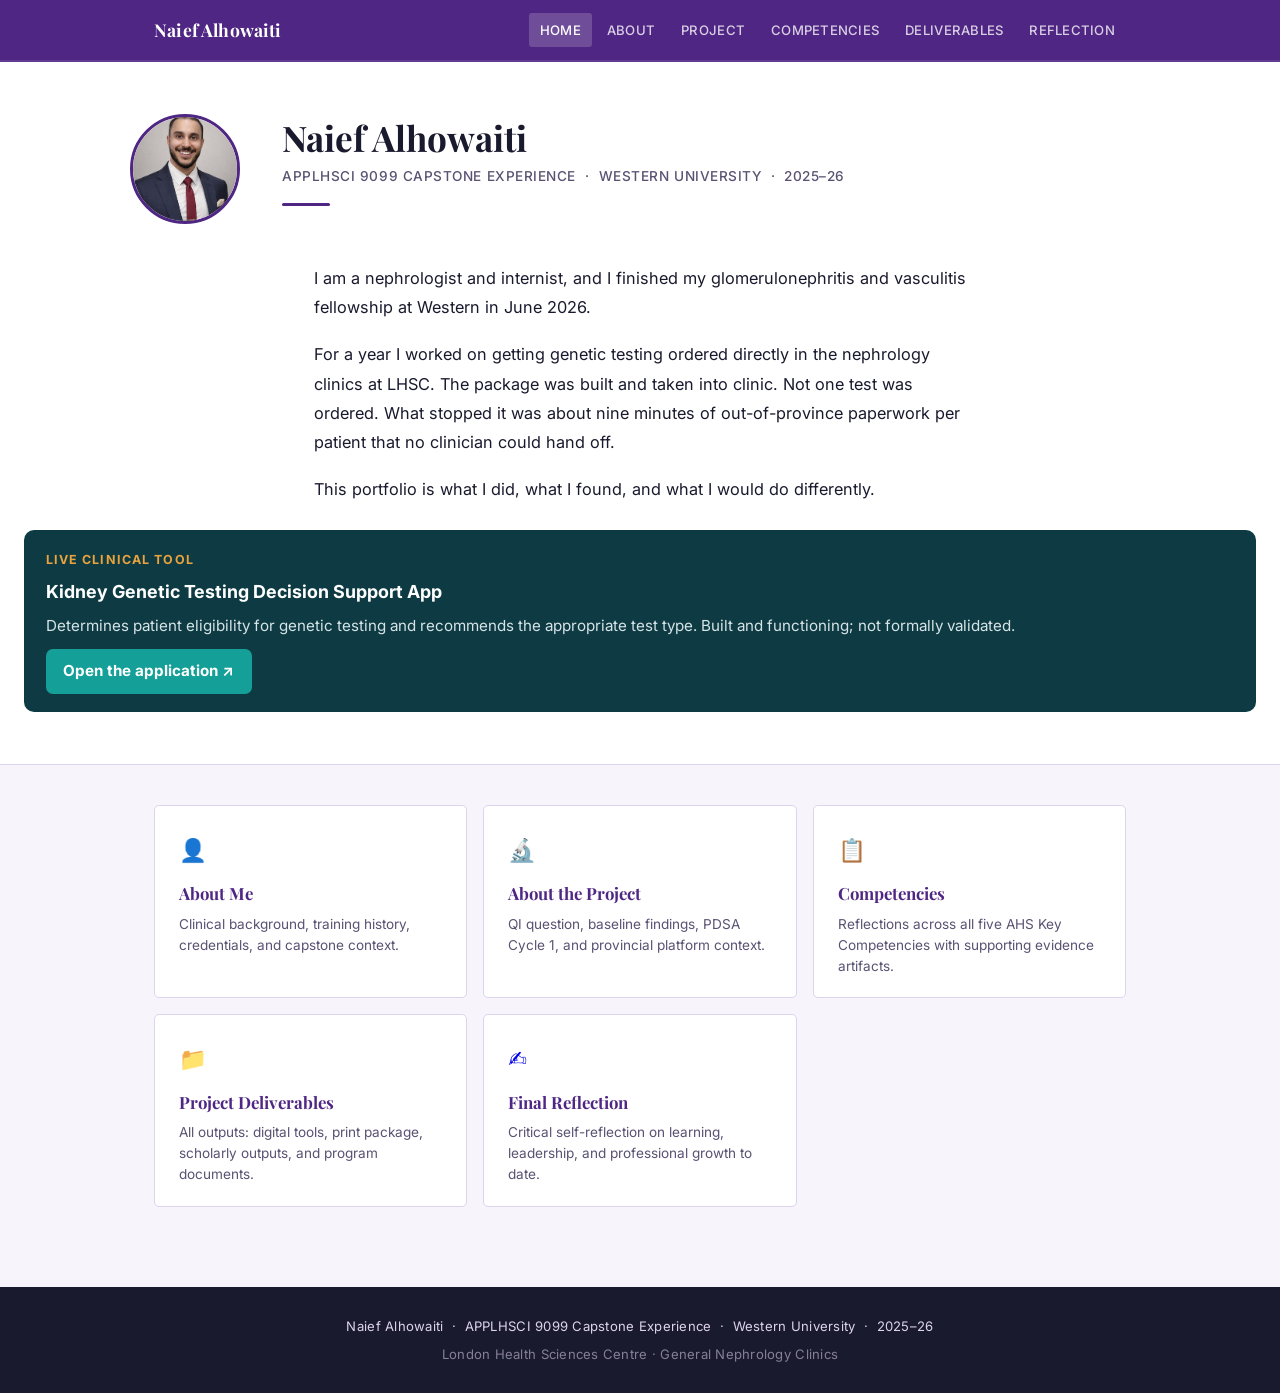
<file: index.html>
<!DOCTYPE html>
<html lang="en">
<head>
<meta charset="UTF-8">
<meta name="viewport" content="width=device-width, initial-scale=1.0">
<title>Naief Alhowaiti, Capstone ePortfolio</title>
<link rel="preconnect" href="https://fonts.googleapis.com">
<link rel="preconnect" href="https://fonts.gstatic.com" crossorigin>
<link href="https://fonts.googleapis.com/css2?family=Playfair+Display:wght@400;700&family=Inter:wght@400;500;600&display=swap" rel="stylesheet">
<link rel="stylesheet" href="assets/css/style.css">
</head>
<body>

<header class="site-nav">
  <div class="nav-inner">
    <a class="nav-logo" href="index.html">Naief Alhowaiti</a>
    <button class="nav-toggle" onclick="document.getElementById('nav-links').classList.toggle('open')" aria-label="Menu">&#9776;</button>
    <nav class="nav-links" id="nav-links">
      <a href="index.html" class="active">Home</a>
      <a href="about.html">About</a>
      <a href="project.html">Project</a>
      <a href="competencies.html">Competencies</a>
      <a href="deliverables.html">Deliverables</a>
      <a href="reflection.html">Reflection</a>
    </nav>
  </div>
</header>

<div class="home-hero">
  <div class="home-hero-inner">
    <img class="home-photo" src="assets/img/profile.jpg" alt="Naief Alhowaiti">
    <div class="home-title">
      <h1>Naief Alhowaiti</h1>
      <div class="meta">APPLHSCI 9099 Capstone Experience &nbsp;·&nbsp; Western University &nbsp;·&nbsp; 2025–26</div>
      <div class="home-hero-rule"></div>
    </div>
  </div>
  <div class="home-welcome">
    <p>I am a nephrologist and internist, and I finished my glomerulonephritis and vasculitis fellowship at Western in June 2026.</p>
    <p>For a year I worked on getting genetic testing ordered directly in the nephrology clinics at LHSC. The package was built and taken into clinic. Not one test was ordered. What stopped it was about nine minutes of out-of-province paperwork per patient that no clinician could hand off.</p>
    <p>This portfolio is what I did, what I found, and what I would do differently.</p>
  </div>
  <div style="margin:1.6rem 0 0;padding:1.15rem 1.35rem;border-radius:10px;background:#0E3B43;color:#fff;">
    <div style="font-size:.78rem;letter-spacing:.09em;font-weight:700;color:#E8A33D;margin-bottom:.35rem;">LIVE CLINICAL TOOL</div>
    <div style="font-size:1.12rem;font-weight:700;margin-bottom:.4rem;">Kidney Genetic Testing Decision Support App</div>
    <p style="margin:0 0 .7rem;font-size:.95rem;line-height:1.6;color:#D6E4E7;">Determines patient eligibility for genetic testing and recommends the appropriate test type. Built and functioning; not formally validated.</p>
    <a href="https://kgc-genetic-testing.reviewyoursite.ca/" target="_blank" rel="noopener" style="display:inline-block;background:#14A098;color:#fff;padding:.55rem 1.1rem;border-radius:7px;font-weight:700;text-decoration:none;font-size:.95rem;">Open the application ↗</a>
  </div>
</div>

<div class="nav-cards">
  <a class="nav-card" href="about.html">
    <span class="card-icon">👤</span>
    <div class="card-title">About Me</div>
    <div class="card-desc">Clinical background, training history, credentials, and capstone context.</div>
  </a>
  <a class="nav-card" href="project.html">
    <span class="card-icon">🔬</span>
    <div class="card-title">About the Project</div>
    <div class="card-desc">QI question, baseline findings, PDSA Cycle 1, and provincial platform context.</div>
  </a>
  <a class="nav-card" href="competencies.html">
    <span class="card-icon">📋</span>
    <div class="card-title">Competencies</div>
    <div class="card-desc">Reflections across all five AHS Key Competencies with supporting evidence artifacts.</div>
  </a>
  <a class="nav-card" href="deliverables.html">
    <span class="card-icon">📁</span>
    <div class="card-title">Project Deliverables</div>
    <div class="card-desc">All outputs: digital tools, print package, scholarly outputs, and program documents.</div>
  </a>
  <a class="nav-card" href="reflection.html">
    <span class="card-icon">✍️</span>
    <div class="card-title">Final Reflection</div>
    <div class="card-desc">Critical self-reflection on learning, leadership, and professional growth to date.</div>
  </a>
</div>

<footer class="site-footer">
  <p>Naief Alhowaiti &nbsp;·&nbsp; APPLHSCI 9099 Capstone Experience &nbsp;·&nbsp; Western University &nbsp;·&nbsp; 2025–26</p>
  <p style="margin-top:6px;opacity:0.55;">London Health Sciences Centre · General Nephrology Clinics</p>
</footer>

</body>
</html>
</file>
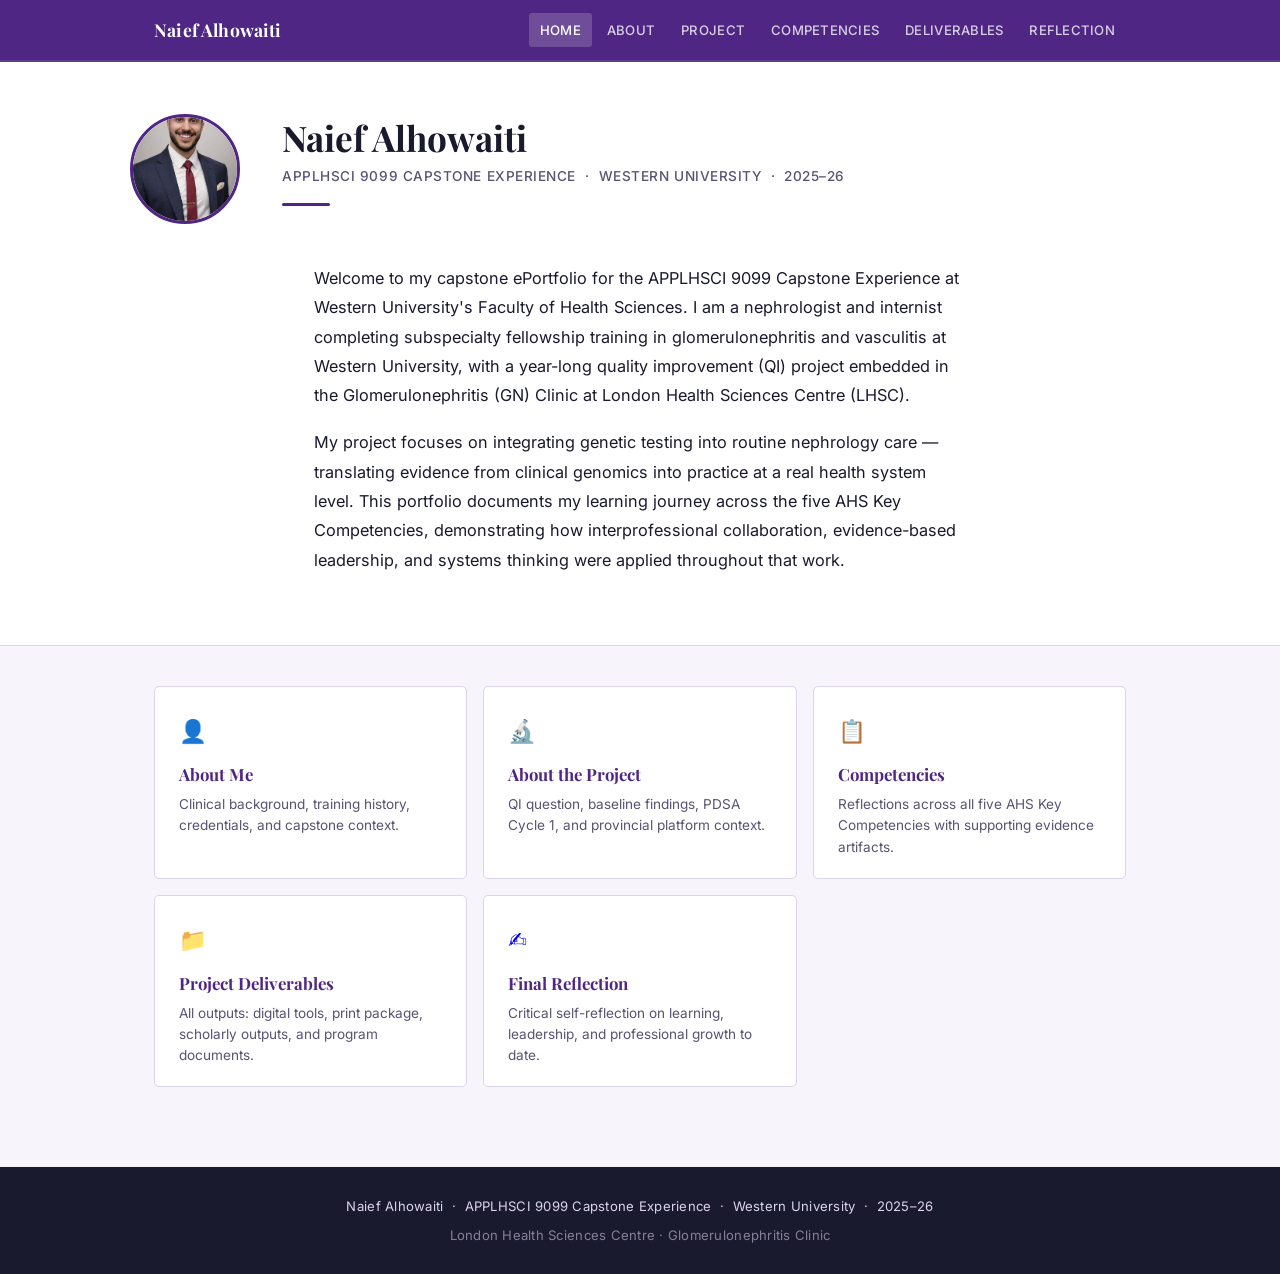
<file: eportfolio-naief/index.html>
<!DOCTYPE html>
<html lang="en">
<head>
<meta charset="UTF-8">
<meta name="viewport" content="width=device-width, initial-scale=1.0">
<title>Naief Alhowaiti — Capstone ePortfolio</title>
<link rel="preconnect" href="https://fonts.googleapis.com">
<link rel="preconnect" href="https://fonts.gstatic.com" crossorigin>
<link href="https://fonts.googleapis.com/css2?family=Playfair+Display:wght@400;700&family=Inter:wght@400;500;600&display=swap" rel="stylesheet">
<link rel="stylesheet" href="assets/css/style.css">
</head>
<body>

<header class="site-nav">
  <div class="nav-inner">
    <a class="nav-logo" href="index.html">Naief Alhowaiti</a>
    <button class="nav-toggle" onclick="document.getElementById('nav-links').classList.toggle('open')" aria-label="Menu">&#9776;</button>
    <nav class="nav-links" id="nav-links">
      <a href="index.html" class="active">Home</a>
      <a href="about.html">About</a>
      <a href="project.html">Project</a>
      <a href="competencies.html">Competencies</a>
      <a href="deliverables.html">Deliverables</a>
      <a href="reflection.html">Reflection</a>
    </nav>
  </div>
</header>

<div class="home-hero">
  <div class="home-hero-inner">
    <img class="home-photo" src="assets/img/profile.jpg" alt="Naief Alhowaiti">
    <div class="home-title">
      <h1>Naief Alhowaiti</h1>
      <div class="meta">APPLHSCI 9099 Capstone Experience &nbsp;·&nbsp; Western University &nbsp;·&nbsp; 2025–26</div>
      <div class="home-hero-rule"></div>
    </div>
  </div>
  <div class="home-welcome">
    <p>Welcome to my capstone ePortfolio for the APPLHSCI 9099 Capstone Experience at Western University's Faculty of Health Sciences. I am a nephrologist and internist completing subspecialty fellowship training in glomerulonephritis and vasculitis at Western University, with a year-long quality improvement (QI) project embedded in the Glomerulonephritis (GN) Clinic at London Health Sciences Centre (LHSC).</p>
    <p>My project focuses on integrating genetic testing into routine nephrology care — translating evidence from clinical genomics into practice at a real health system level. This portfolio documents my learning journey across the five AHS Key Competencies, demonstrating how interprofessional collaboration, evidence-based leadership, and systems thinking were applied throughout that work.</p>
  </div>
</div>

<div class="nav-cards">
  <a class="nav-card" href="about.html">
    <span class="card-icon">👤</span>
    <div class="card-title">About Me</div>
    <div class="card-desc">Clinical background, training history, credentials, and capstone context.</div>
  </a>
  <a class="nav-card" href="project.html">
    <span class="card-icon">🔬</span>
    <div class="card-title">About the Project</div>
    <div class="card-desc">QI question, baseline findings, PDSA Cycle 1, and provincial platform context.</div>
  </a>
  <a class="nav-card" href="competencies.html">
    <span class="card-icon">📋</span>
    <div class="card-title">Competencies</div>
    <div class="card-desc">Reflections across all five AHS Key Competencies with supporting evidence artifacts.</div>
  </a>
  <a class="nav-card" href="deliverables.html">
    <span class="card-icon">📁</span>
    <div class="card-title">Project Deliverables</div>
    <div class="card-desc">All outputs: digital tools, print package, scholarly outputs, and program documents.</div>
  </a>
  <a class="nav-card" href="reflection.html">
    <span class="card-icon">✍️</span>
    <div class="card-title">Final Reflection</div>
    <div class="card-desc">Critical self-reflection on learning, leadership, and professional growth to date.</div>
  </a>
</div>

<footer class="site-footer">
  <p>Naief Alhowaiti &nbsp;·&nbsp; APPLHSCI 9099 Capstone Experience &nbsp;·&nbsp; Western University &nbsp;·&nbsp; 2025–26</p>
  <p style="margin-top:6px;opacity:0.55;">London Health Sciences Centre · Glomerulonephritis Clinic</p>
</footer>

</body>
</html>
</file>
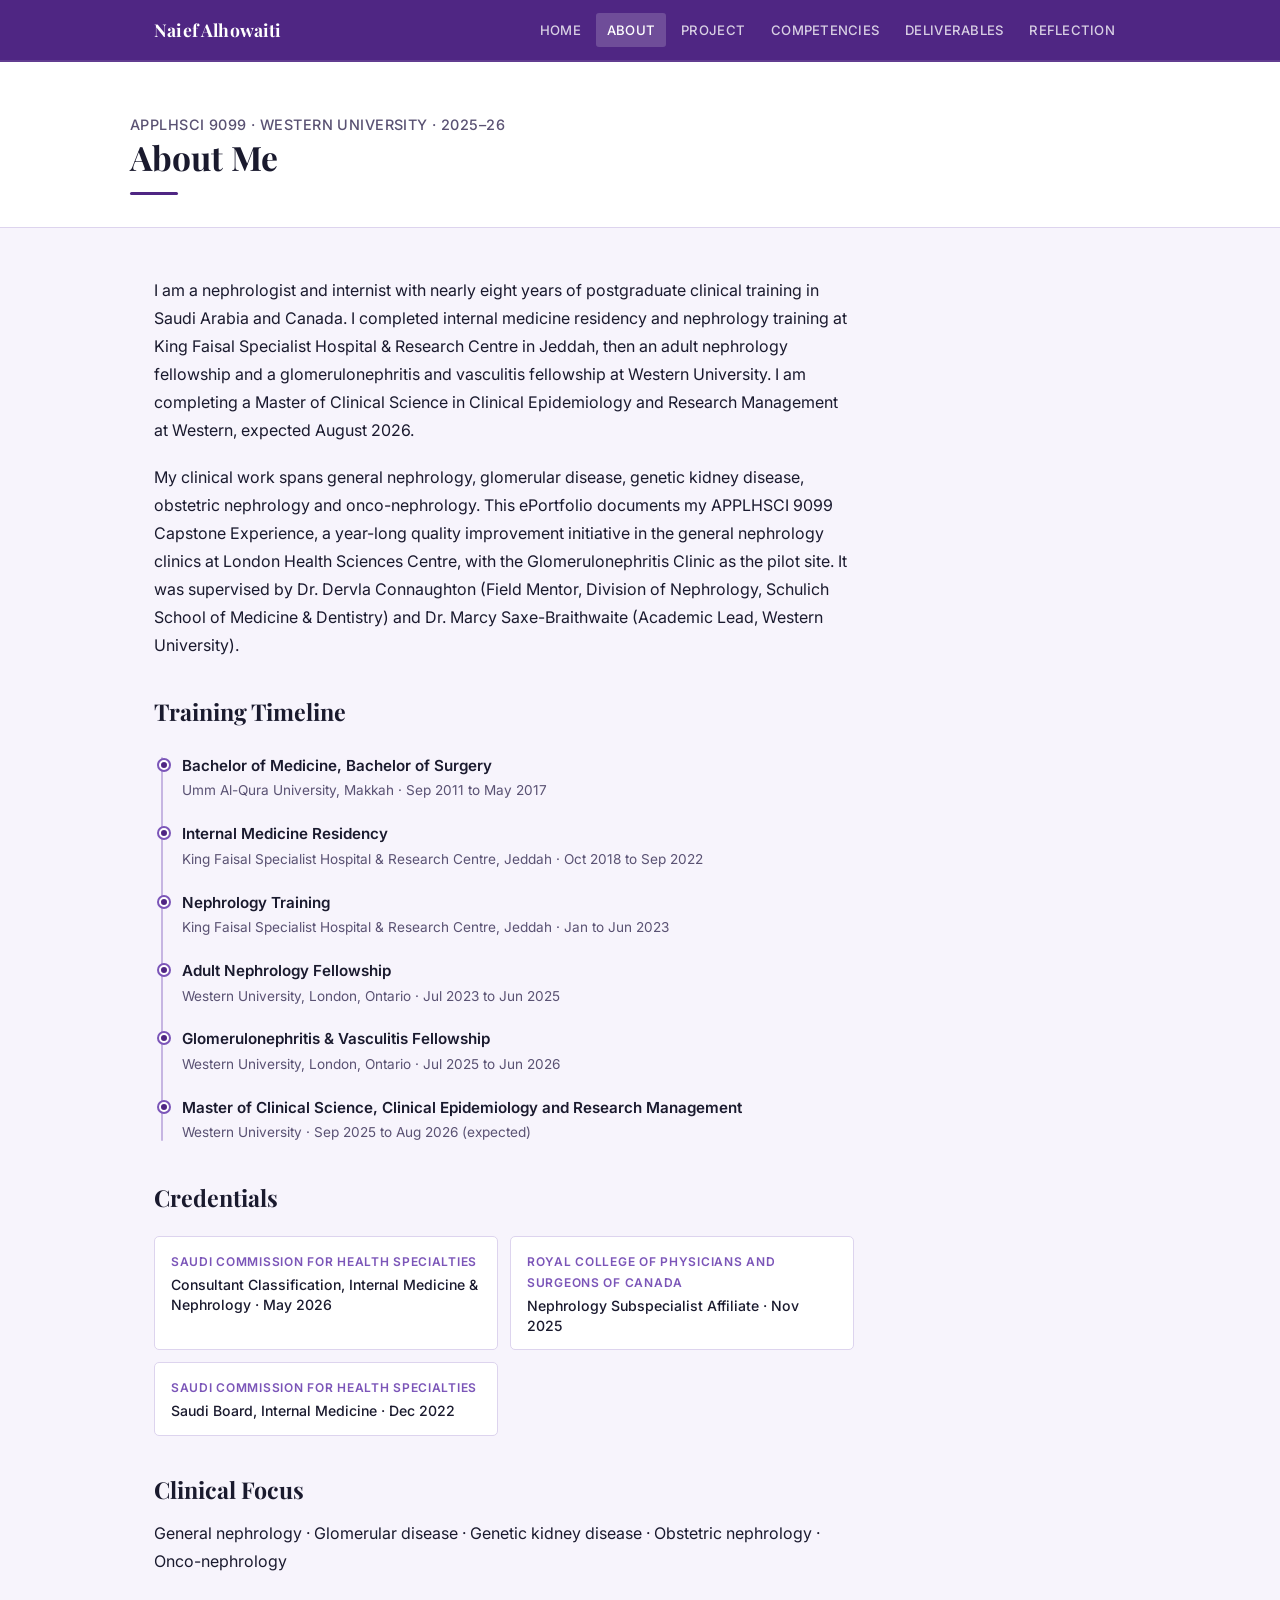
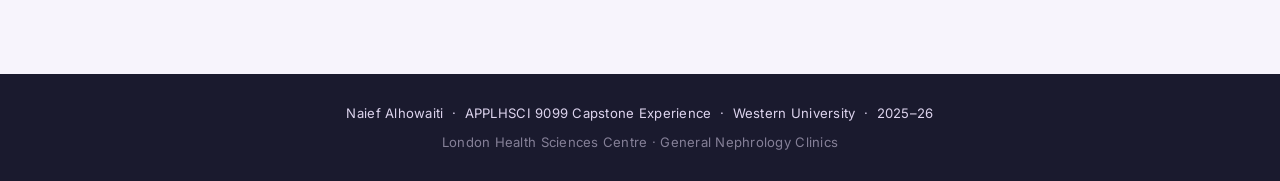
<file: about.html>
<!DOCTYPE html>
<html lang="en">
<head>
<meta charset="UTF-8">
<meta name="viewport" content="width=device-width, initial-scale=1.0">
<title>About Me, Naief Alhowaiti Capstone ePortfolio</title>
<link rel="preconnect" href="https://fonts.googleapis.com">
<link rel="preconnect" href="https://fonts.gstatic.com" crossorigin>
<link href="https://fonts.googleapis.com/css2?family=Playfair+Display:wght@400;700&family=Inter:wght@400;500;600&display=swap" rel="stylesheet">
<link rel="stylesheet" href="assets/css/style.css">
</head>
<body>

<header class="site-nav">
  <div class="nav-inner">
    <a class="nav-logo" href="index.html">Naief Alhowaiti</a>
    <button class="nav-toggle" onclick="document.getElementById('nav-links').classList.toggle('open')" aria-label="Menu">&#9776;</button>
    <nav class="nav-links" id="nav-links">
      <a href="index.html">Home</a>
      <a href="about.html" class="active">About</a>
      <a href="project.html">Project</a>
      <a href="competencies.html">Competencies</a>
      <a href="deliverables.html">Deliverables</a>
      <a href="reflection.html">Reflection</a>
    </nav>
  </div>
</header>

<div class="page-hero">
  <div class="page-hero-inner">
    <div class="subtitle">APPLHSCI 9099 · Western University · 2025–26</div>
    <h1>About Me</h1>
    <div class="hero-rule"></div>
  </div>
</div>

<div class="content-body">
  <div class="prose">
    <p>I am a nephrologist and internist with nearly eight years of postgraduate clinical training in Saudi Arabia and Canada. I completed internal medicine residency and nephrology training at King Faisal Specialist Hospital &amp; Research Centre in Jeddah, then an adult nephrology fellowship and a glomerulonephritis and vasculitis fellowship at Western University. I am completing a Master of Clinical Science in Clinical Epidemiology and Research Management at Western, expected August 2026.</p>
    <p>My clinical work spans general nephrology, glomerular disease, genetic kidney disease, obstetric nephrology and onco-nephrology. This ePortfolio documents my APPLHSCI 9099 Capstone Experience, a year-long quality improvement initiative in the general nephrology clinics at London Health Sciences Centre, with the Glomerulonephritis Clinic as the pilot site. It was supervised by Dr. Dervla Connaughton (Field Mentor, Division of Nephrology, Schulich School of Medicine &amp; Dentistry) and Dr. Marcy Saxe-Braithwaite (Academic Lead, Western University).</p>

    <h2>Training Timeline</h2>
    <div class="timeline">
      <div class="timeline-item">
        <div class="tl-title">Bachelor of Medicine, Bachelor of Surgery</div>
        <div class="tl-sub">Umm Al-Qura University, Makkah · Sep 2011 to May 2017</div>
      </div>
      <div class="timeline-item">
        <div class="tl-title">Internal Medicine Residency</div>
        <div class="tl-sub">King Faisal Specialist Hospital &amp; Research Centre, Jeddah · Oct 2018 to Sep 2022</div>
      </div>
      <div class="timeline-item">
        <div class="tl-title">Nephrology Training</div>
        <div class="tl-sub">King Faisal Specialist Hospital &amp; Research Centre, Jeddah · Jan to Jun 2023</div>
      </div>
      <div class="timeline-item">
        <div class="tl-title">Adult Nephrology Fellowship</div>
        <div class="tl-sub">Western University, London, Ontario · Jul 2023 to Jun 2025</div>
      </div>
      <div class="timeline-item">
        <div class="tl-title">Glomerulonephritis &amp; Vasculitis Fellowship</div>
        <div class="tl-sub">Western University, London, Ontario · Jul 2025 to Jun 2026</div>
      </div>
      <div class="timeline-item">
        <div class="tl-title">Master of Clinical Science, Clinical Epidemiology and Research Management</div>
        <div class="tl-sub">Western University · Sep 2025 to Aug 2026 (expected)</div>
      </div>
    </div>

    <h2>Credentials</h2>
    <div class="cred-grid">
      <div class="cred-item">
        <div class="cred-org">Saudi Commission for Health Specialties</div>
        <div class="cred-title">Consultant Classification, Internal Medicine &amp; Nephrology · May 2026</div>
      </div>
      <div class="cred-item">
        <div class="cred-org">Royal College of Physicians and Surgeons of Canada</div>
        <div class="cred-title">Nephrology Subspecialist Affiliate · Nov 2025</div>
      </div>
      <div class="cred-item">
        <div class="cred-org">Saudi Commission for Health Specialties</div>
        <div class="cred-title">Saudi Board, Internal Medicine · Dec 2022</div>
      </div>
    </div>

    <h2>Clinical Focus</h2>
    <p>General nephrology · Glomerular disease · Genetic kidney disease · Obstetric nephrology · Onco-nephrology</p>
  </div>
</div>

<footer class="site-footer">
  <p>Naief Alhowaiti &nbsp;·&nbsp; APPLHSCI 9099 Capstone Experience &nbsp;·&nbsp; Western University &nbsp;·&nbsp; 2025–26</p>
  <p style="margin-top:6px;opacity:0.55;">London Health Sciences Centre · General Nephrology Clinics</p>
</footer>

</body>
</html>
</file>
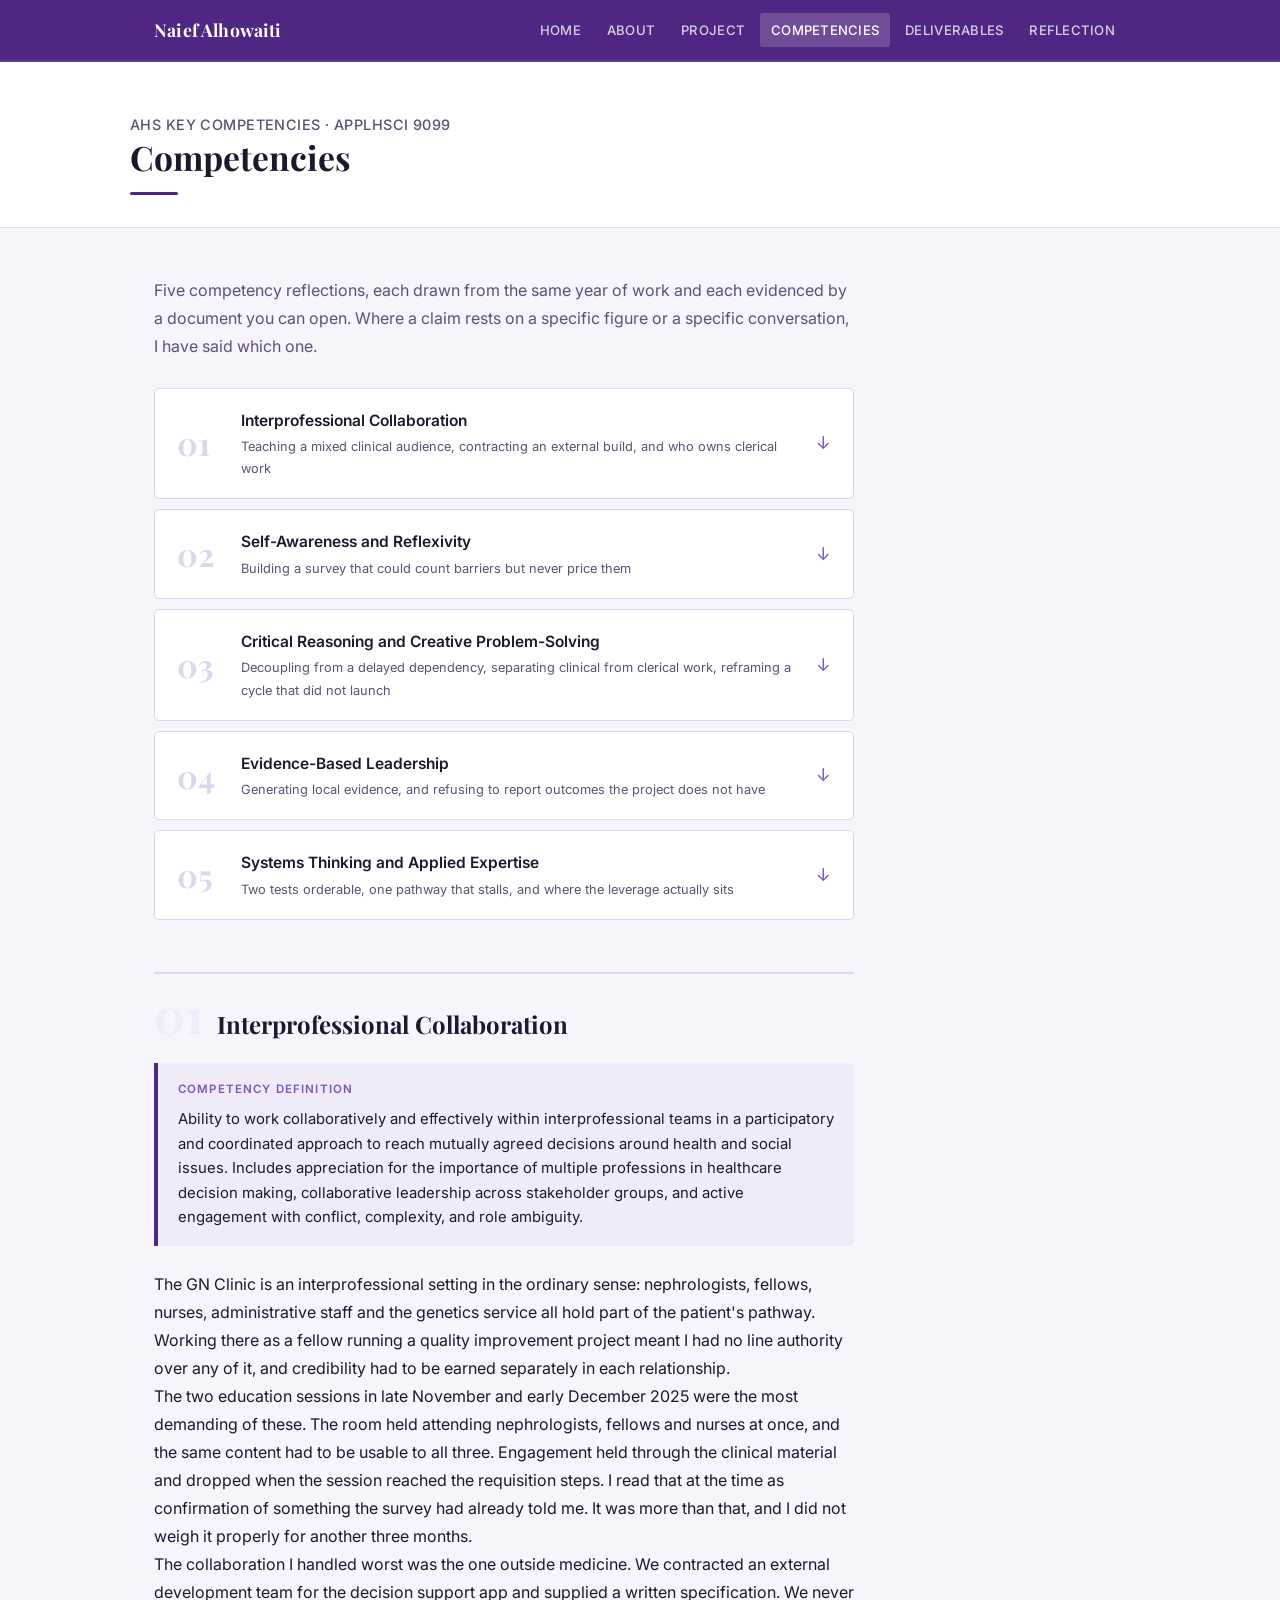
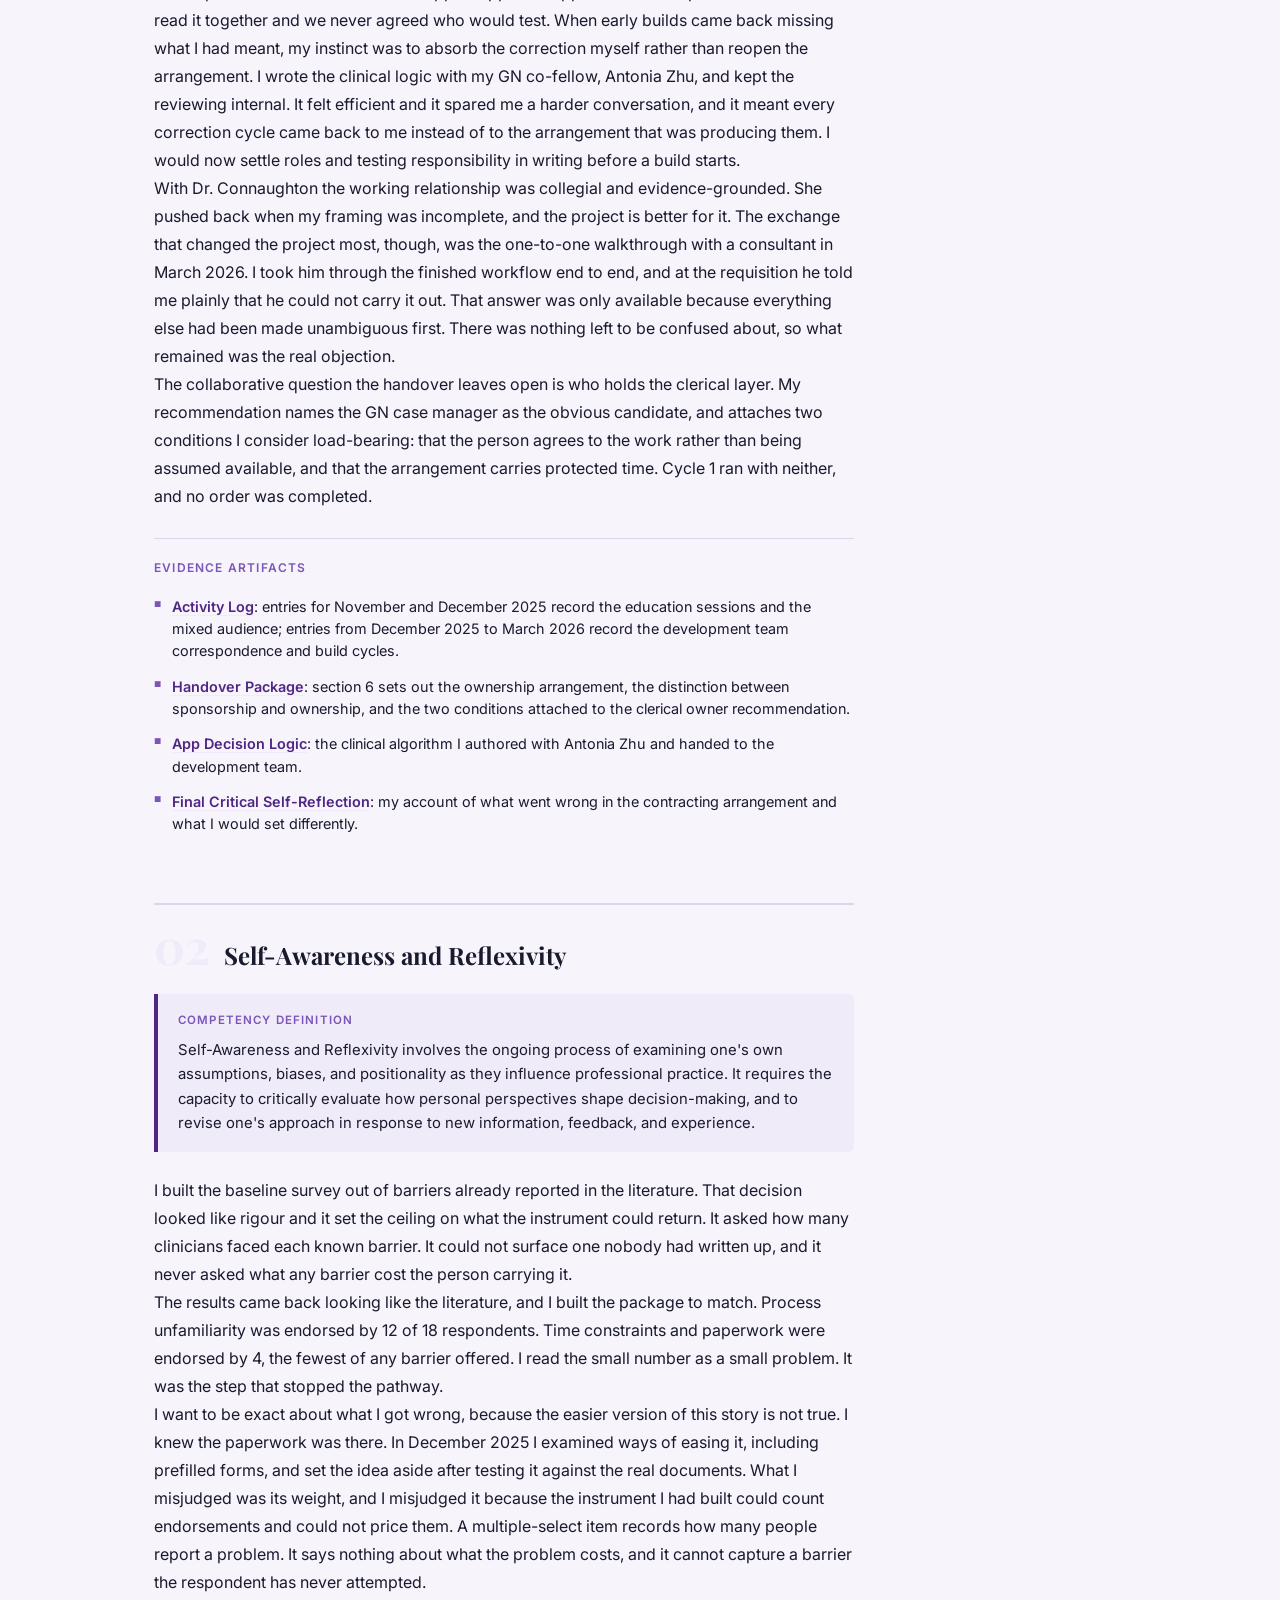
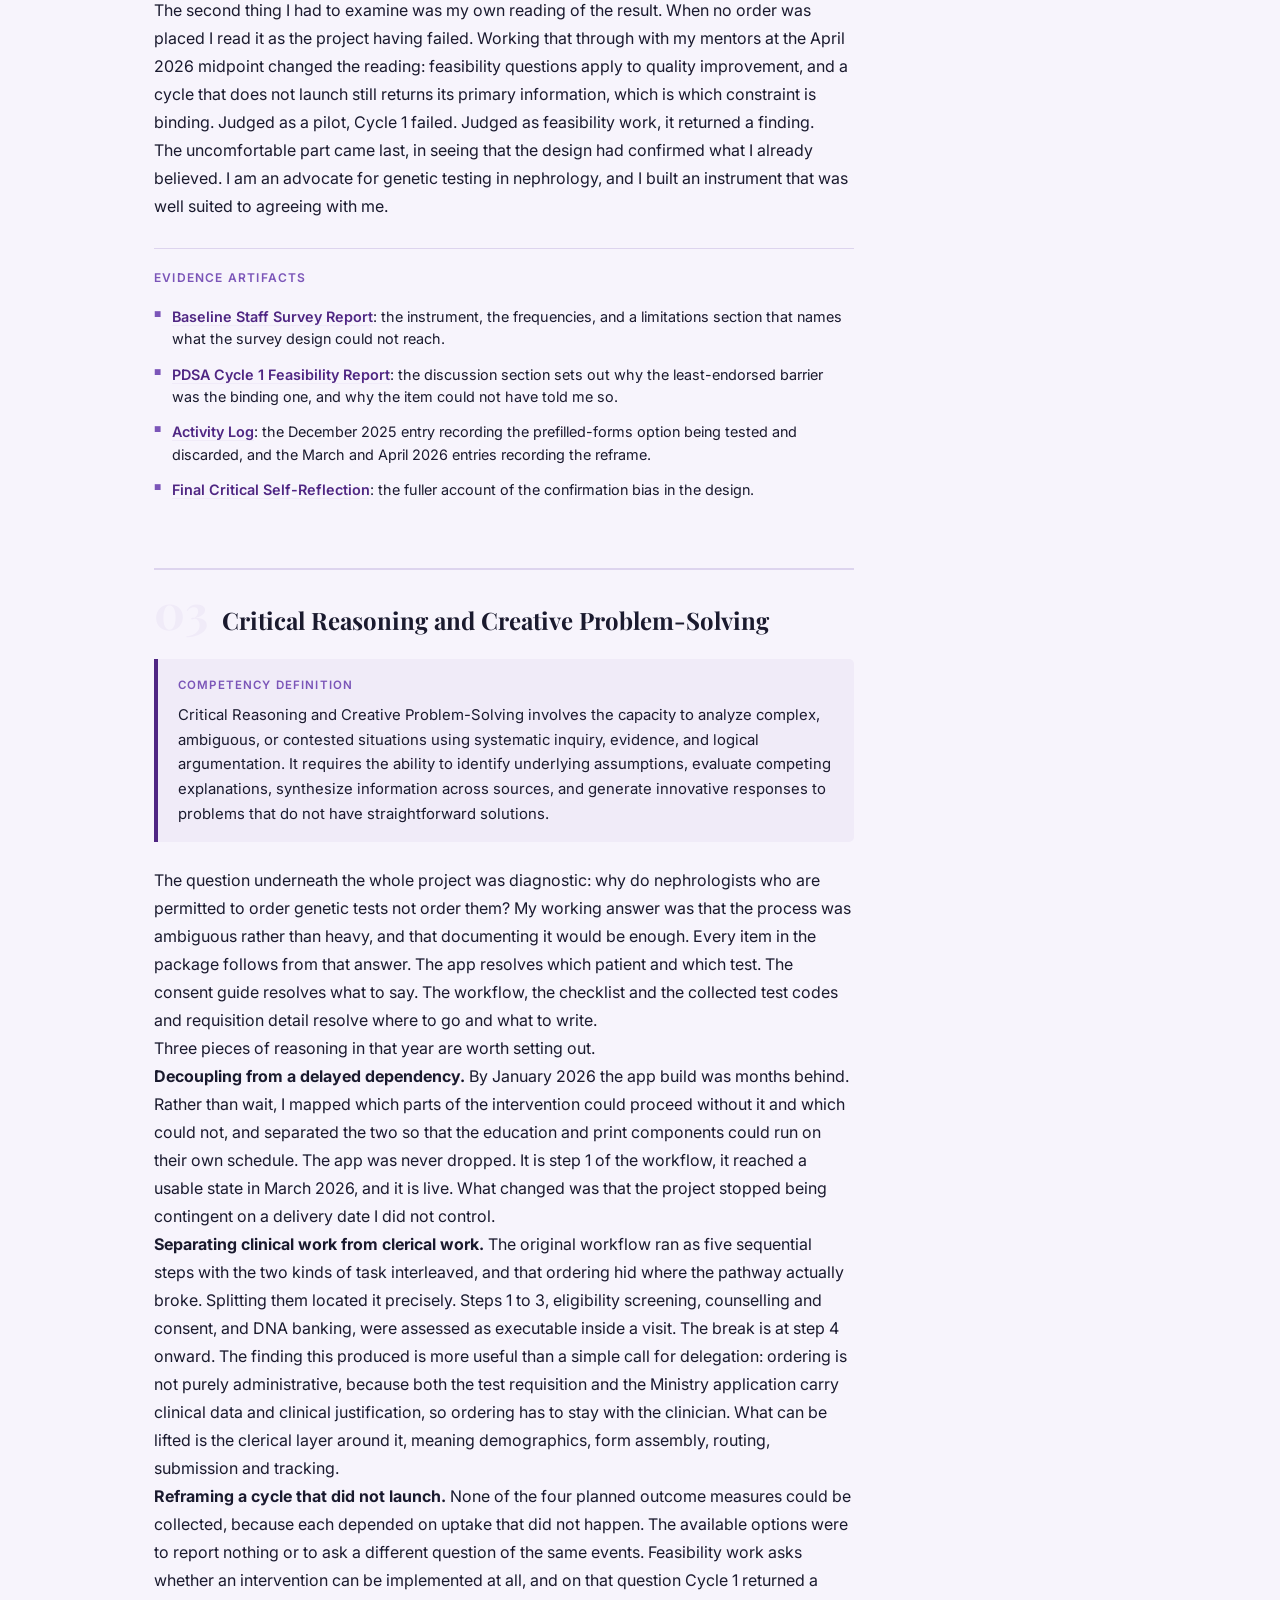
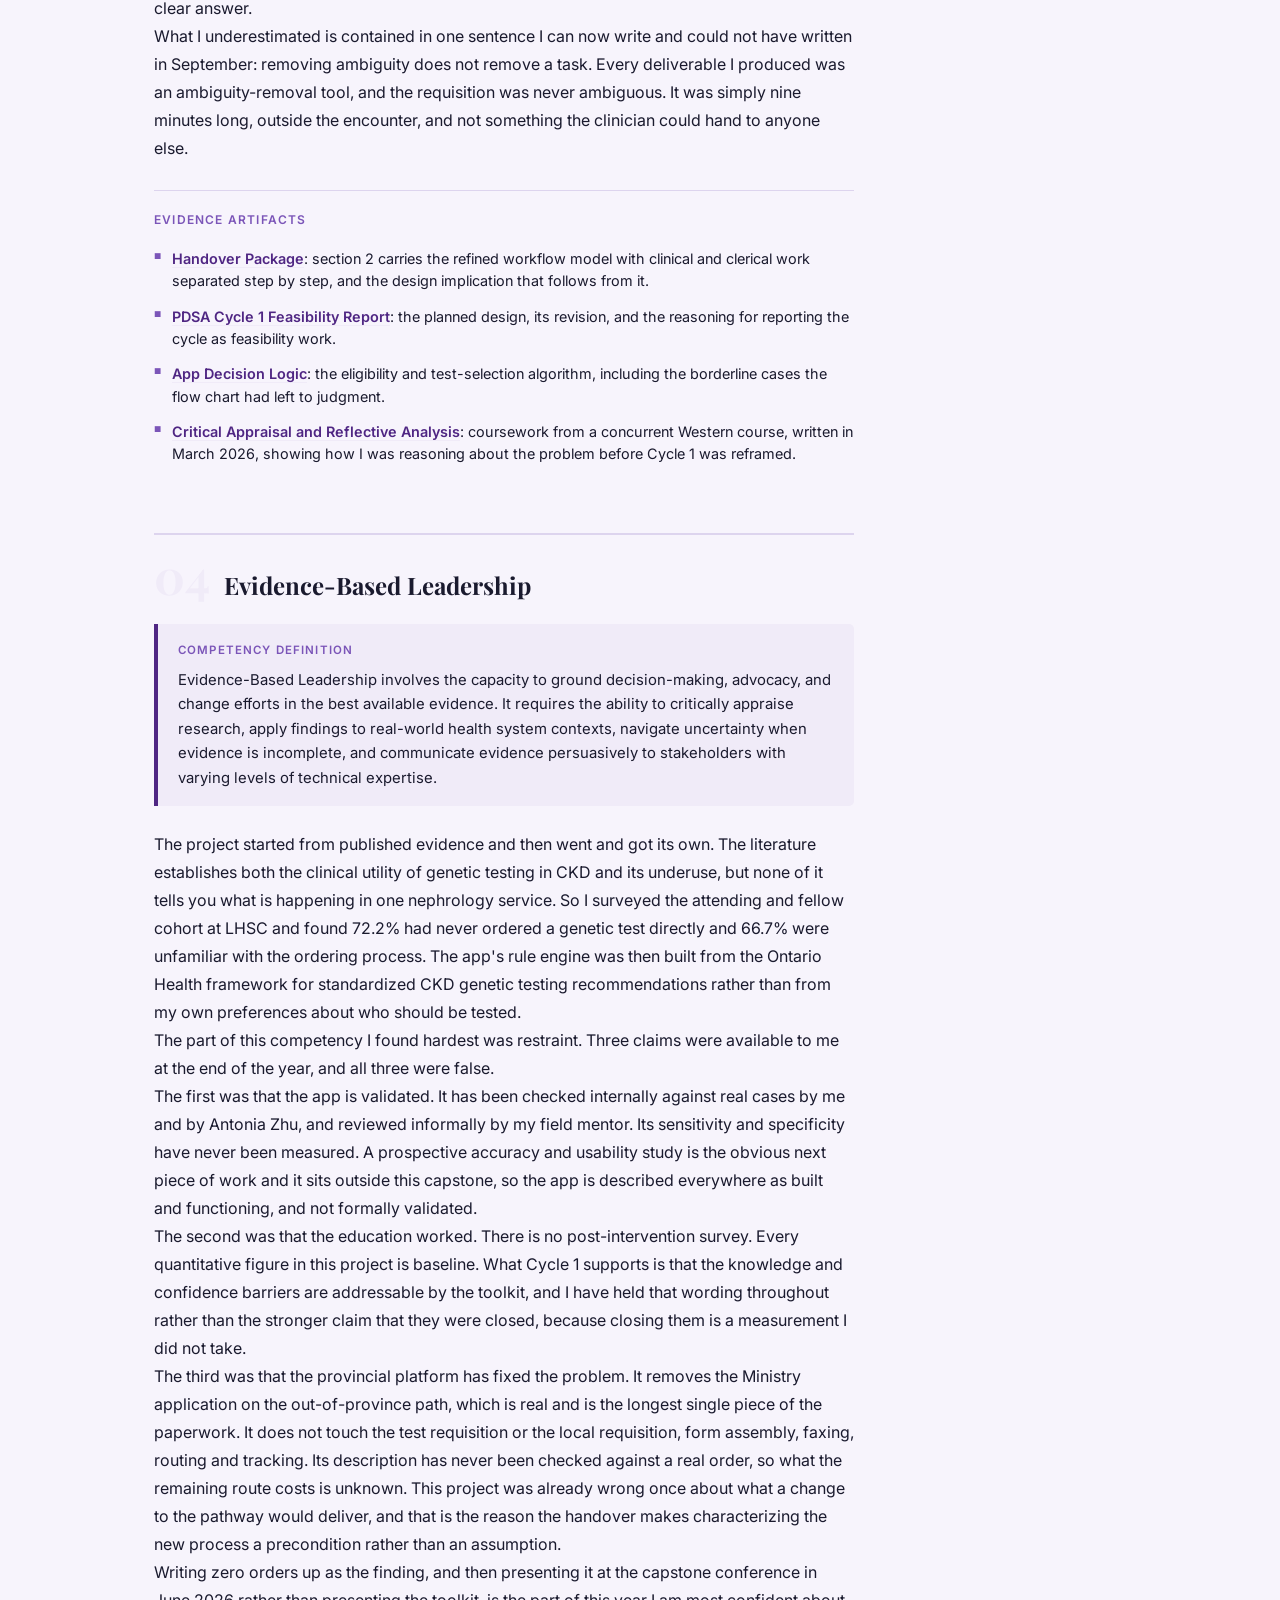
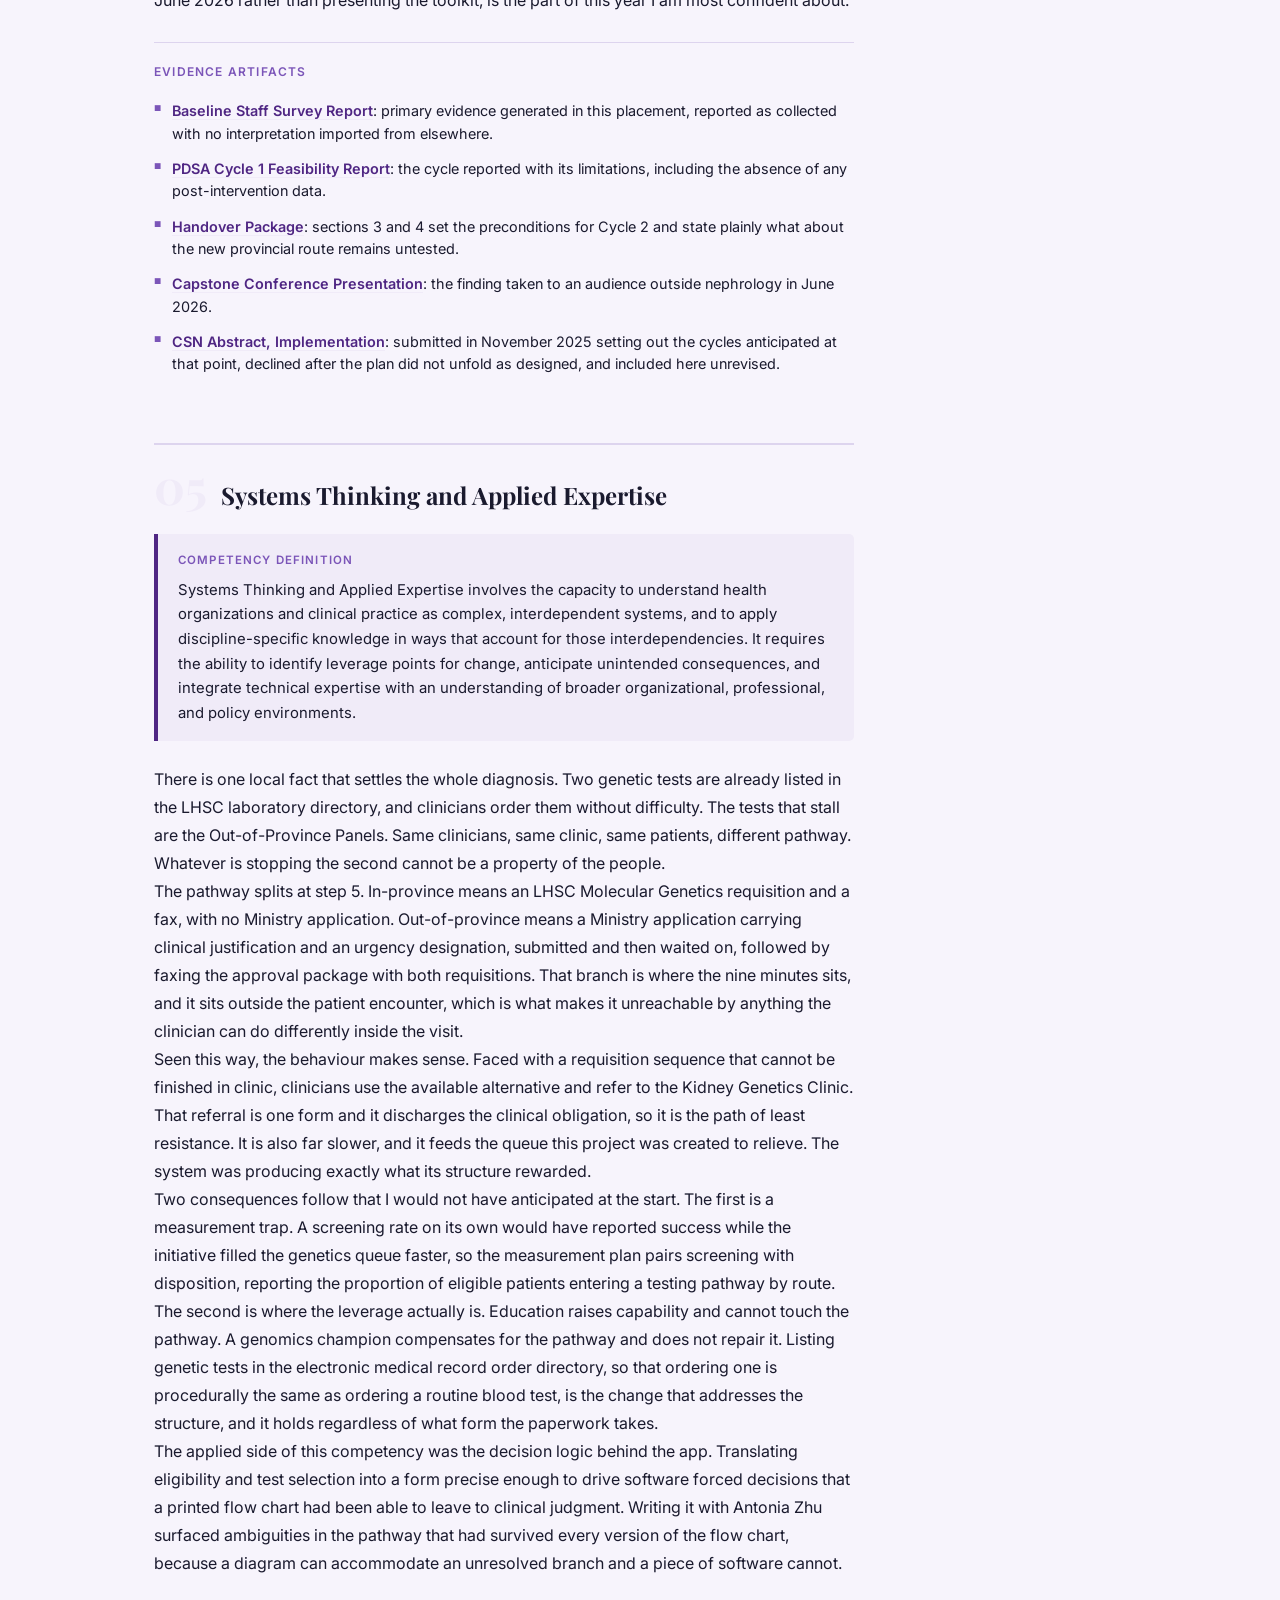
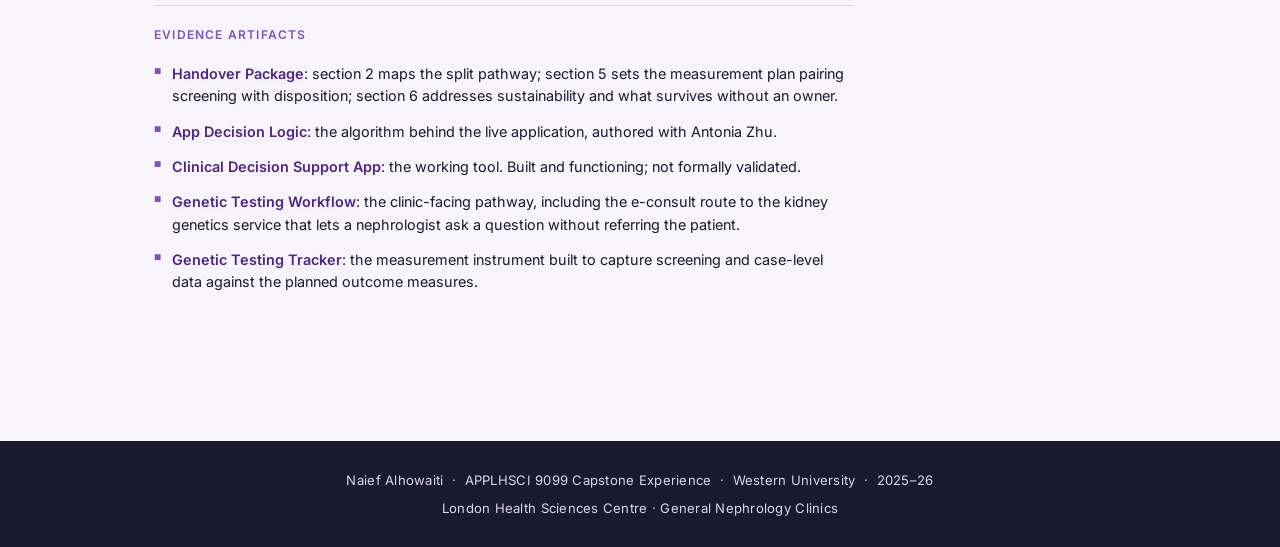
<file: competencies.html>
<!DOCTYPE html>
<html lang="en">
<head>
<meta charset="UTF-8">
<meta name="viewport" content="width=device-width, initial-scale=1.0">
<title>Competencies · Naief Alhowaiti Capstone ePortfolio</title>
<meta name="description" content="Reflections and evidence across the five AHS Key Competencies, drawn from a quality improvement initiative to integrate genetic testing into routine nephrology care at LHSC.">
<link rel="preconnect" href="https://fonts.googleapis.com">
<link rel="preconnect" href="https://fonts.gstatic.com" crossorigin>
<link href="https://fonts.googleapis.com/css2?family=Playfair+Display:wght@400;700&family=Inter:wght@400;500;600&display=swap" rel="stylesheet">
<link rel="stylesheet" href="assets/css/style.css">
</head>
<body>

<header class="site-nav">
  <div class="nav-inner">
    <a class="nav-logo" href="index.html">Naief Alhowaiti</a>
    <button class="nav-toggle" onclick="document.getElementById('nav-links').classList.toggle('open')" aria-label="Menu" aria-expanded="false" aria-controls="nav-links">&#9776;</button>
    <nav class="nav-links" id="nav-links">
      <a href="index.html">Home</a>
      <a href="about.html">About</a>
      <a href="project.html">Project</a>
      <a href="competencies.html" class="active">Competencies</a>
      <a href="deliverables.html">Deliverables</a>
      <a href="reflection.html">Reflection</a>
    </nav>
  </div>
</header>

<div class="page-hero">
  <div class="page-hero-inner">
    <div class="subtitle">AHS Key Competencies · APPLHSCI 9099</div>
    <h1>Competencies</h1>
    <div class="hero-rule"></div>
  </div>
</div>

<main class="content-body">
  <p style="max-width:var(--read);margin-bottom:28px;color:var(--text-subtle);">Five competency reflections, each drawn from the same year of work and each evidenced by a document you can open. Where a claim rests on a specific figure or a specific conversation, I have said which one.</p>

  <div class="comp-index" style="max-width:var(--read);">
    <a class="comp-index-card" href="#c1">
      <span class="comp-num">01</span>
      <div class="comp-info">
        <div class="comp-name">Interprofessional Collaboration</div>
        <div class="comp-tag">Teaching a mixed clinical audience, contracting an external build, and who owns clerical work</div>
      </div>
      <span class="comp-arrow">↓</span>
    </a>
    <a class="comp-index-card" href="#c2">
      <span class="comp-num">02</span>
      <div class="comp-info">
        <div class="comp-name">Self-Awareness and Reflexivity</div>
        <div class="comp-tag">Building a survey that could count barriers but never price them</div>
      </div>
      <span class="comp-arrow">↓</span>
    </a>
    <a class="comp-index-card" href="#c3">
      <span class="comp-num">03</span>
      <div class="comp-info">
        <div class="comp-name">Critical Reasoning and Creative Problem-Solving</div>
        <div class="comp-tag">Decoupling from a delayed dependency, separating clinical from clerical work, reframing a cycle that did not launch</div>
      </div>
      <span class="comp-arrow">↓</span>
    </a>
    <a class="comp-index-card" href="#c4">
      <span class="comp-num">04</span>
      <div class="comp-info">
        <div class="comp-name">Evidence-Based Leadership</div>
        <div class="comp-tag">Generating local evidence, and refusing to report outcomes the project does not have</div>
      </div>
      <span class="comp-arrow">↓</span>
    </a>
    <a class="comp-index-card" href="#c5">
      <span class="comp-num">05</span>
      <div class="comp-info">
        <div class="comp-name">Systems Thinking and Applied Expertise</div>
        <div class="comp-tag">Two tests orderable, one pathway that stalls, and where the leverage actually sits</div>
      </div>
      <span class="comp-arrow">↓</span>
    </a>
  </div>

  <!-- ── COMPETENCY 1 ── -->
  <section class="comp-section" id="c1">
    <div class="comp-section-head">
      <span class="num">01</span>
      <h2>Interprofessional Collaboration</h2>
    </div>
    <div class="comp-def">
      <div class="def-label">Competency Definition</div>
      <p>Ability to work collaboratively and effectively within interprofessional teams in a participatory and coordinated approach to reach mutually agreed decisions around health and social issues. Includes appreciation for the importance of multiple professions in healthcare decision making, collaborative leadership across stakeholder groups, and active engagement with conflict, complexity, and role ambiguity.</p>
    </div>

    <p>The GN Clinic is an interprofessional setting in the ordinary sense: nephrologists, fellows, nurses, administrative staff and the genetics service all hold part of the patient's pathway. Working there as a fellow running a quality improvement project meant I had no line authority over any of it, and credibility had to be earned separately in each relationship.</p>

    <p>The two education sessions in late November and early December 2025 were the most demanding of these. The room held attending nephrologists, fellows and nurses at once, and the same content had to be usable to all three. Engagement held through the clinical material and dropped when the session reached the requisition steps. I read that at the time as confirmation of something the survey had already told me. It was more than that, and I did not weigh it properly for another three months.</p>

    <p>The collaboration I handled worst was the one outside medicine. We contracted an external development team for the decision support app and supplied a written specification. We never read it together and we never agreed who would test. When early builds came back missing what I had meant, my instinct was to absorb the correction myself rather than reopen the arrangement. I wrote the clinical logic with my GN co-fellow, Antonia Zhu, and kept the reviewing internal. It felt efficient and it spared me a harder conversation, and it meant every correction cycle came back to me instead of to the arrangement that was producing them. I would now settle roles and testing responsibility in writing before a build starts.</p>

    <p>With Dr. Connaughton the working relationship was collegial and evidence-grounded. She pushed back when my framing was incomplete, and the project is better for it. The exchange that changed the project most, though, was the one-to-one walkthrough with a consultant in March 2026. I took him through the finished workflow end to end, and at the requisition he told me plainly that he could not carry it out. That answer was only available because everything else had been made unambiguous first. There was nothing left to be confused about, so what remained was the real objection.</p>

    <p>The collaborative question the handover leaves open is who holds the clerical layer. My recommendation names the GN case manager as the obvious candidate, and attaches two conditions I consider load-bearing: that the person agrees to the work rather than being assumed available, and that the arrangement carries protected time. Cycle 1 ran with neither, and no order was completed.</p>

    <div class="artifacts-section">
      <div class="artifacts-label">Evidence Artifacts</div>
      <ul class="artifacts-list">
        <li><a href="https://drive.google.com/file/d/1JNZ0MGKsgFN1Ryrvgo6gRf_V1Zt7vZtI/view" target="_blank" rel="noopener"><strong>Activity Log</strong></a>: entries for November and December 2025 record the education sessions and the mixed audience; entries from December 2025 to March 2026 record the development team correspondence and build cycles.</li>
        <li><a href="https://drive.google.com/file/d/1jYIf8IxSxZML2slNeBSAa7Lv8I8WNFiX/view" target="_blank" rel="noopener"><strong>Handover Package</strong></a>: section 6 sets out the ownership arrangement, the distinction between sponsorship and ownership, and the two conditions attached to the clerical owner recommendation.</li>
        <li><a href="https://drive.google.com/file/d/1D2tB-teGjMXwDPe_iDvTziMvbftmqCU7/view" target="_blank" rel="noopener"><strong>App Decision Logic</strong></a>: the clinical algorithm I authored with Antonia Zhu and handed to the development team.</li>
        <li><a href="https://drive.google.com/file/d/1fMPOZmTGd8Y8SSQ89DnJ_uvrN5m6hNGi/view" target="_blank" rel="noopener"><strong>Final Critical Self-Reflection</strong></a>: my account of what went wrong in the contracting arrangement and what I would set differently.</li>
      </ul>
    </div>
  </section>

  <!-- ── COMPETENCY 2 ── -->
  <section class="comp-section" id="c2">
    <div class="comp-section-head">
      <span class="num">02</span>
      <h2>Self-Awareness and Reflexivity</h2>
    </div>
    <div class="comp-def">
      <div class="def-label">Competency Definition</div>
      <p>Self-Awareness and Reflexivity involves the ongoing process of examining one's own assumptions, biases, and positionality as they influence professional practice. It requires the capacity to critically evaluate how personal perspectives shape decision-making, and to revise one's approach in response to new information, feedback, and experience.</p>
    </div>

    <p>I built the baseline survey out of barriers already reported in the literature. That decision looked like rigour and it set the ceiling on what the instrument could return. It asked how many clinicians faced each known barrier. It could not surface one nobody had written up, and it never asked what any barrier cost the person carrying it.</p>

    <p>The results came back looking like the literature, and I built the package to match. Process unfamiliarity was endorsed by 12 of 18 respondents. Time constraints and paperwork were endorsed by 4, the fewest of any barrier offered. I read the small number as a small problem. It was the step that stopped the pathway.</p>

    <p>I want to be exact about what I got wrong, because the easier version of this story is not true. I knew the paperwork was there. In December 2025 I examined ways of easing it, including prefilled forms, and set the idea aside after testing it against the real documents. What I misjudged was its weight, and I misjudged it because the instrument I had built could count endorsements and could not price them. A multiple-select item records how many people report a problem. It says nothing about what the problem costs, and it cannot capture a barrier the respondent has never attempted.</p>

    <p>The second thing I had to examine was my own reading of the result. When no order was placed I read it as the project having failed. Working that through with my mentors at the April 2026 midpoint changed the reading: feasibility questions apply to quality improvement, and a cycle that does not launch still returns its primary information, which is which constraint is binding. Judged as a pilot, Cycle 1 failed. Judged as feasibility work, it returned a finding.</p>

    <p>The uncomfortable part came last, in seeing that the design had confirmed what I already believed. I am an advocate for genetic testing in nephrology, and I built an instrument that was well suited to agreeing with me.</p>

    <div class="artifacts-section">
      <div class="artifacts-label">Evidence Artifacts</div>
      <ul class="artifacts-list">
        <li><a href="https://drive.google.com/file/d/1E5tBhz23EC4SW5U2SOq8eOHmaKLdEHhS/view" target="_blank" rel="noopener"><strong>Baseline Staff Survey Report</strong></a>: the instrument, the frequencies, and a limitations section that names what the survey design could not reach.</li>
        <li><a href="https://drive.google.com/file/d/1iNmE5l1Dgln3iazHOrU3z_qtYfgj7blc/view" target="_blank" rel="noopener"><strong>PDSA Cycle 1 Feasibility Report</strong></a>: the discussion section sets out why the least-endorsed barrier was the binding one, and why the item could not have told me so.</li>
        <li><a href="https://drive.google.com/file/d/1JNZ0MGKsgFN1Ryrvgo6gRf_V1Zt7vZtI/view" target="_blank" rel="noopener"><strong>Activity Log</strong></a>: the December 2025 entry recording the prefilled-forms option being tested and discarded, and the March and April 2026 entries recording the reframe.</li>
        <li><a href="https://drive.google.com/file/d/1fMPOZmTGd8Y8SSQ89DnJ_uvrN5m6hNGi/view" target="_blank" rel="noopener"><strong>Final Critical Self-Reflection</strong></a>: the fuller account of the confirmation bias in the design.</li>
      </ul>
    </div>
  </section>

  <!-- ── COMPETENCY 3 ── -->
  <section class="comp-section" id="c3">
    <div class="comp-section-head">
      <span class="num">03</span>
      <h2>Critical Reasoning and Creative Problem-Solving</h2>
    </div>
    <div class="comp-def">
      <div class="def-label">Competency Definition</div>
      <p>Critical Reasoning and Creative Problem-Solving involves the capacity to analyze complex, ambiguous, or contested situations using systematic inquiry, evidence, and logical argumentation. It requires the ability to identify underlying assumptions, evaluate competing explanations, synthesize information across sources, and generate innovative responses to problems that do not have straightforward solutions.</p>
    </div>

    <p>The question underneath the whole project was diagnostic: why do nephrologists who are permitted to order genetic tests not order them? My working answer was that the process was ambiguous rather than heavy, and that documenting it would be enough. Every item in the package follows from that answer. The app resolves which patient and which test. The consent guide resolves what to say. The workflow, the checklist and the collected test codes and requisition detail resolve where to go and what to write.</p>

    <p>Three pieces of reasoning in that year are worth setting out.</p>

    <p><strong>Decoupling from a delayed dependency.</strong> By January 2026 the app build was months behind. Rather than wait, I mapped which parts of the intervention could proceed without it and which could not, and separated the two so that the education and print components could run on their own schedule. The app was never dropped. It is step 1 of the workflow, it reached a usable state in March 2026, and it is live. What changed was that the project stopped being contingent on a delivery date I did not control.</p>

    <p><strong>Separating clinical work from clerical work.</strong> The original workflow ran as five sequential steps with the two kinds of task interleaved, and that ordering hid where the pathway actually broke. Splitting them located it precisely. Steps 1 to 3, eligibility screening, counselling and consent, and DNA banking, were assessed as executable inside a visit. The break is at step 4 onward. The finding this produced is more useful than a simple call for delegation: ordering is not purely administrative, because both the test requisition and the Ministry application carry clinical data and clinical justification, so ordering has to stay with the clinician. What can be lifted is the clerical layer around it, meaning demographics, form assembly, routing, submission and tracking.</p>

    <p><strong>Reframing a cycle that did not launch.</strong> None of the four planned outcome measures could be collected, because each depended on uptake that did not happen. The available options were to report nothing or to ask a different question of the same events. Feasibility work asks whether an intervention can be implemented at all, and on that question Cycle 1 returned a clear answer.</p>

    <p>What I underestimated is contained in one sentence I can now write and could not have written in September: removing ambiguity does not remove a task. Every deliverable I produced was an ambiguity-removal tool, and the requisition was never ambiguous. It was simply nine minutes long, outside the encounter, and not something the clinician could hand to anyone else.</p>

    <div class="artifacts-section">
      <div class="artifacts-label">Evidence Artifacts</div>
      <ul class="artifacts-list">
        <li><a href="https://drive.google.com/file/d/1jYIf8IxSxZML2slNeBSAa7Lv8I8WNFiX/view" target="_blank" rel="noopener"><strong>Handover Package</strong></a>: section 2 carries the refined workflow model with clinical and clerical work separated step by step, and the design implication that follows from it.</li>
        <li><a href="https://drive.google.com/file/d/1iNmE5l1Dgln3iazHOrU3z_qtYfgj7blc/view" target="_blank" rel="noopener"><strong>PDSA Cycle 1 Feasibility Report</strong></a>: the planned design, its revision, and the reasoning for reporting the cycle as feasibility work.</li>
        <li><a href="https://drive.google.com/file/d/1D2tB-teGjMXwDPe_iDvTziMvbftmqCU7/view" target="_blank" rel="noopener"><strong>App Decision Logic</strong></a>: the eligibility and test-selection algorithm, including the borderline cases the flow chart had left to judgment.</li>
        <li><a href="https://drive.google.com/file/d/1aNCf_OHV8VXpzMLtnVKplx8CDAz1Z2ma/view" target="_blank" rel="noopener"><strong>Critical Appraisal and Reflective Analysis</strong></a>: coursework from a concurrent Western course, written in March 2026, showing how I was reasoning about the problem before Cycle 1 was reframed.</li>
      </ul>
    </div>
  </section>

  <!-- ── COMPETENCY 4 ── -->
  <section class="comp-section" id="c4">
    <div class="comp-section-head">
      <span class="num">04</span>
      <h2>Evidence-Based Leadership</h2>
    </div>
    <div class="comp-def">
      <div class="def-label">Competency Definition</div>
      <p>Evidence-Based Leadership involves the capacity to ground decision-making, advocacy, and change efforts in the best available evidence. It requires the ability to critically appraise research, apply findings to real-world health system contexts, navigate uncertainty when evidence is incomplete, and communicate evidence persuasively to stakeholders with varying levels of technical expertise.</p>
    </div>

    <p>The project started from published evidence and then went and got its own. The literature establishes both the clinical utility of genetic testing in CKD and its underuse, but none of it tells you what is happening in one nephrology service. So I surveyed the attending and fellow cohort at LHSC and found 72.2% had never ordered a genetic test directly and 66.7% were unfamiliar with the ordering process. The app's rule engine was then built from the Ontario Health framework for standardized CKD genetic testing recommendations rather than from my own preferences about who should be tested.</p>

    <p>The part of this competency I found hardest was restraint. Three claims were available to me at the end of the year, and all three were false.</p>

    <p>The first was that the app is validated. It has been checked internally against real cases by me and by Antonia Zhu, and reviewed informally by my field mentor. Its sensitivity and specificity have never been measured. A prospective accuracy and usability study is the obvious next piece of work and it sits outside this capstone, so the app is described everywhere as built and functioning, and not formally validated.</p>

    <p>The second was that the education worked. There is no post-intervention survey. Every quantitative figure in this project is baseline. What Cycle 1 supports is that the knowledge and confidence barriers are addressable by the toolkit, and I have held that wording throughout rather than the stronger claim that they were closed, because closing them is a measurement I did not take.</p>

    <p>The third was that the provincial platform has fixed the problem. It removes the Ministry application on the out-of-province path, which is real and is the longest single piece of the paperwork. It does not touch the test requisition or the local requisition, form assembly, faxing, routing and tracking. Its description has never been checked against a real order, so what the remaining route costs is unknown. This project was already wrong once about what a change to the pathway would deliver, and that is the reason the handover makes characterizing the new process a precondition rather than an assumption.</p>

    <p>Writing zero orders up as the finding, and then presenting it at the capstone conference in June 2026 rather than presenting the toolkit, is the part of this year I am most confident about.</p>

    <div class="artifacts-section">
      <div class="artifacts-label">Evidence Artifacts</div>
      <ul class="artifacts-list">
        <li><a href="https://drive.google.com/file/d/1E5tBhz23EC4SW5U2SOq8eOHmaKLdEHhS/view" target="_blank" rel="noopener"><strong>Baseline Staff Survey Report</strong></a>: primary evidence generated in this placement, reported as collected with no interpretation imported from elsewhere.</li>
        <li><a href="https://drive.google.com/file/d/1iNmE5l1Dgln3iazHOrU3z_qtYfgj7blc/view" target="_blank" rel="noopener"><strong>PDSA Cycle 1 Feasibility Report</strong></a>: the cycle reported with its limitations, including the absence of any post-intervention data.</li>
        <li><a href="https://drive.google.com/file/d/1jYIf8IxSxZML2slNeBSAa7Lv8I8WNFiX/view" target="_blank" rel="noopener"><strong>Handover Package</strong></a>: sections 3 and 4 set the preconditions for Cycle 2 and state plainly what about the new provincial route remains untested.</li>
        <li><a href="https://drive.google.com/file/d/1cl3n6k-BjV4FWKkH6MRvpWCzd4uhppN6/view" target="_blank" rel="noopener"><strong>Capstone Conference Presentation</strong></a>: the finding taken to an audience outside nephrology in June 2026.</li>
        <li><a href="https://drive.google.com/file/d/14GWQAiKo0P7rxaQehSzSG7-B9LMJzYkP/view" target="_blank" rel="noopener"><strong>CSN Abstract, Implementation</strong></a>: submitted in November 2025 setting out the cycles anticipated at that point, declined after the plan did not unfold as designed, and included here unrevised.</li>
      </ul>
    </div>
  </section>

  <!-- ── COMPETENCY 5 ── -->
  <section class="comp-section" id="c5">
    <div class="comp-section-head">
      <span class="num">05</span>
      <h2>Systems Thinking and Applied Expertise</h2>
    </div>
    <div class="comp-def">
      <div class="def-label">Competency Definition</div>
      <p>Systems Thinking and Applied Expertise involves the capacity to understand health organizations and clinical practice as complex, interdependent systems, and to apply discipline-specific knowledge in ways that account for those interdependencies. It requires the ability to identify leverage points for change, anticipate unintended consequences, and integrate technical expertise with an understanding of broader organizational, professional, and policy environments.</p>
    </div>

    <p>There is one local fact that settles the whole diagnosis. Two genetic tests are already listed in the LHSC laboratory directory, and clinicians order them without difficulty. The tests that stall are the Out-of-Province Panels. Same clinicians, same clinic, same patients, different pathway. Whatever is stopping the second cannot be a property of the people.</p>

    <p>The pathway splits at step 5. In-province means an LHSC Molecular Genetics requisition and a fax, with no Ministry application. Out-of-province means a Ministry application carrying clinical justification and an urgency designation, submitted and then waited on, followed by faxing the approval package with both requisitions. That branch is where the nine minutes sits, and it sits outside the patient encounter, which is what makes it unreachable by anything the clinician can do differently inside the visit.</p>

    <p>Seen this way, the behaviour makes sense. Faced with a requisition sequence that cannot be finished in clinic, clinicians use the available alternative and refer to the Kidney Genetics Clinic. That referral is one form and it discharges the clinical obligation, so it is the path of least resistance. It is also far slower, and it feeds the queue this project was created to relieve. The system was producing exactly what its structure rewarded.</p>

    <p>Two consequences follow that I would not have anticipated at the start. The first is a measurement trap. A screening rate on its own would have reported success while the initiative filled the genetics queue faster, so the measurement plan pairs screening with disposition, reporting the proportion of eligible patients entering a testing pathway by route. The second is where the leverage actually is. Education raises capability and cannot touch the pathway. A genomics champion compensates for the pathway and does not repair it. Listing genetic tests in the electronic medical record order directory, so that ordering one is procedurally the same as ordering a routine blood test, is the change that addresses the structure, and it holds regardless of what form the paperwork takes.</p>

    <p>The applied side of this competency was the decision logic behind the app. Translating eligibility and test selection into a form precise enough to drive software forced decisions that a printed flow chart had been able to leave to clinical judgment. Writing it with Antonia Zhu surfaced ambiguities in the pathway that had survived every version of the flow chart, because a diagram can accommodate an unresolved branch and a piece of software cannot.</p>

    <div class="artifacts-section">
      <div class="artifacts-label">Evidence Artifacts</div>
      <ul class="artifacts-list">
        <li><a href="https://drive.google.com/file/d/1jYIf8IxSxZML2slNeBSAa7Lv8I8WNFiX/view" target="_blank" rel="noopener"><strong>Handover Package</strong></a>: section 2 maps the split pathway; section 5 sets the measurement plan pairing screening with disposition; section 6 addresses sustainability and what survives without an owner.</li>
        <li><a href="https://drive.google.com/file/d/1D2tB-teGjMXwDPe_iDvTziMvbftmqCU7/view" target="_blank" rel="noopener"><strong>App Decision Logic</strong></a>: the algorithm behind the live application, authored with Antonia Zhu.</li>
        <li><a href="https://kgc-genetic-testing.reviewyoursite.ca/" target="_blank" rel="noopener"><strong>Clinical Decision Support App</strong></a>: the working tool. Built and functioning; not formally validated.</li>
        <li><a href="https://drive.google.com/file/d/1gQ3HTvxmif1Ok8vxxutFJO9ocF0JloEN/view" target="_blank" rel="noopener"><strong>Genetic Testing Workflow</strong></a>: the clinic-facing pathway, including the e-consult route to the kidney genetics service that lets a nephrologist ask a question without referring the patient.</li>
        <li><a href="https://drive.google.com/file/d/13TxyF4pfJD92QqWsuismomqMVs8g244M/view" target="_blank" rel="noopener"><strong>Genetic Testing Tracker</strong></a>: the measurement instrument built to capture screening and case-level data against the planned outcome measures.</li>
      </ul>
    </div>
  </section>

</main>

<footer class="site-footer">
  <p>Naief Alhowaiti &nbsp;·&nbsp; APPLHSCI 9099 Capstone Experience &nbsp;·&nbsp; Western University &nbsp;·&nbsp; 2025–26</p>
  <p style="margin-top:6px;">London Health Sciences Centre · General Nephrology Clinics</p>
</footer>

</body>
</html>
</file>
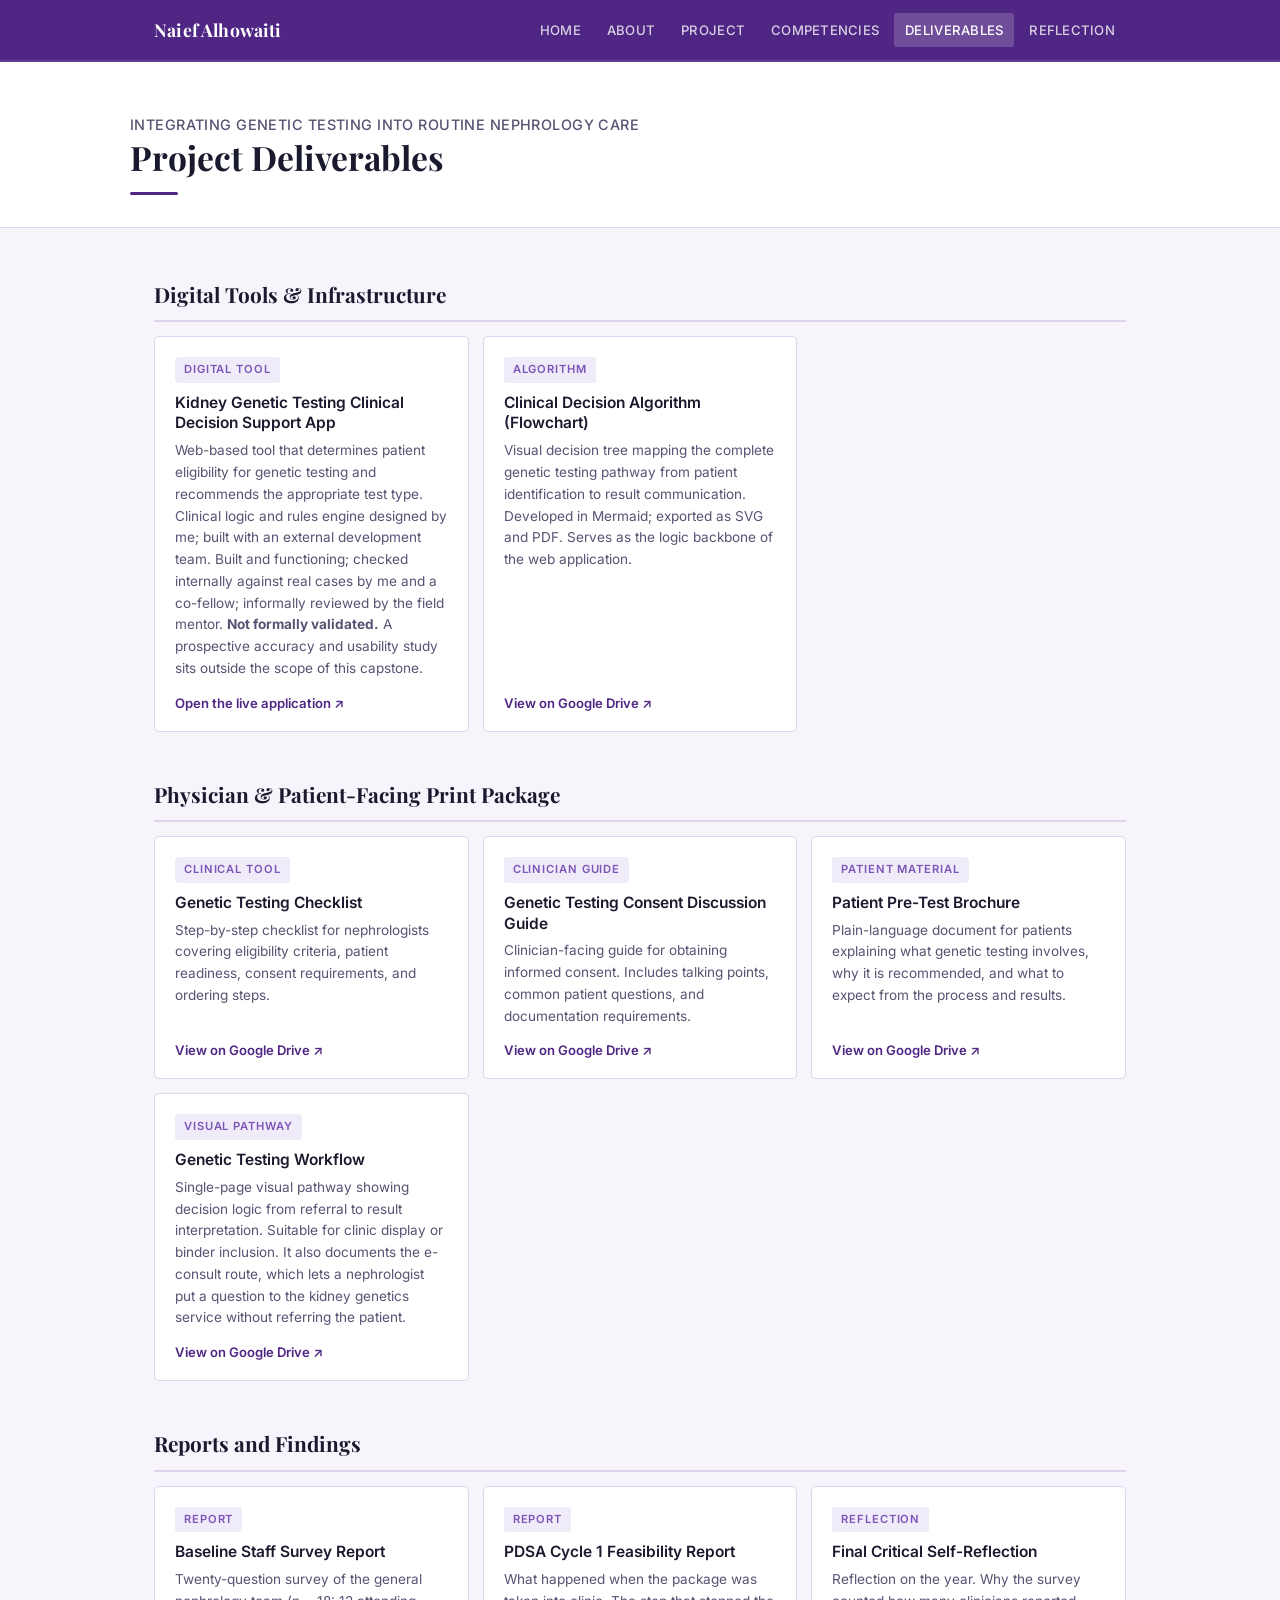
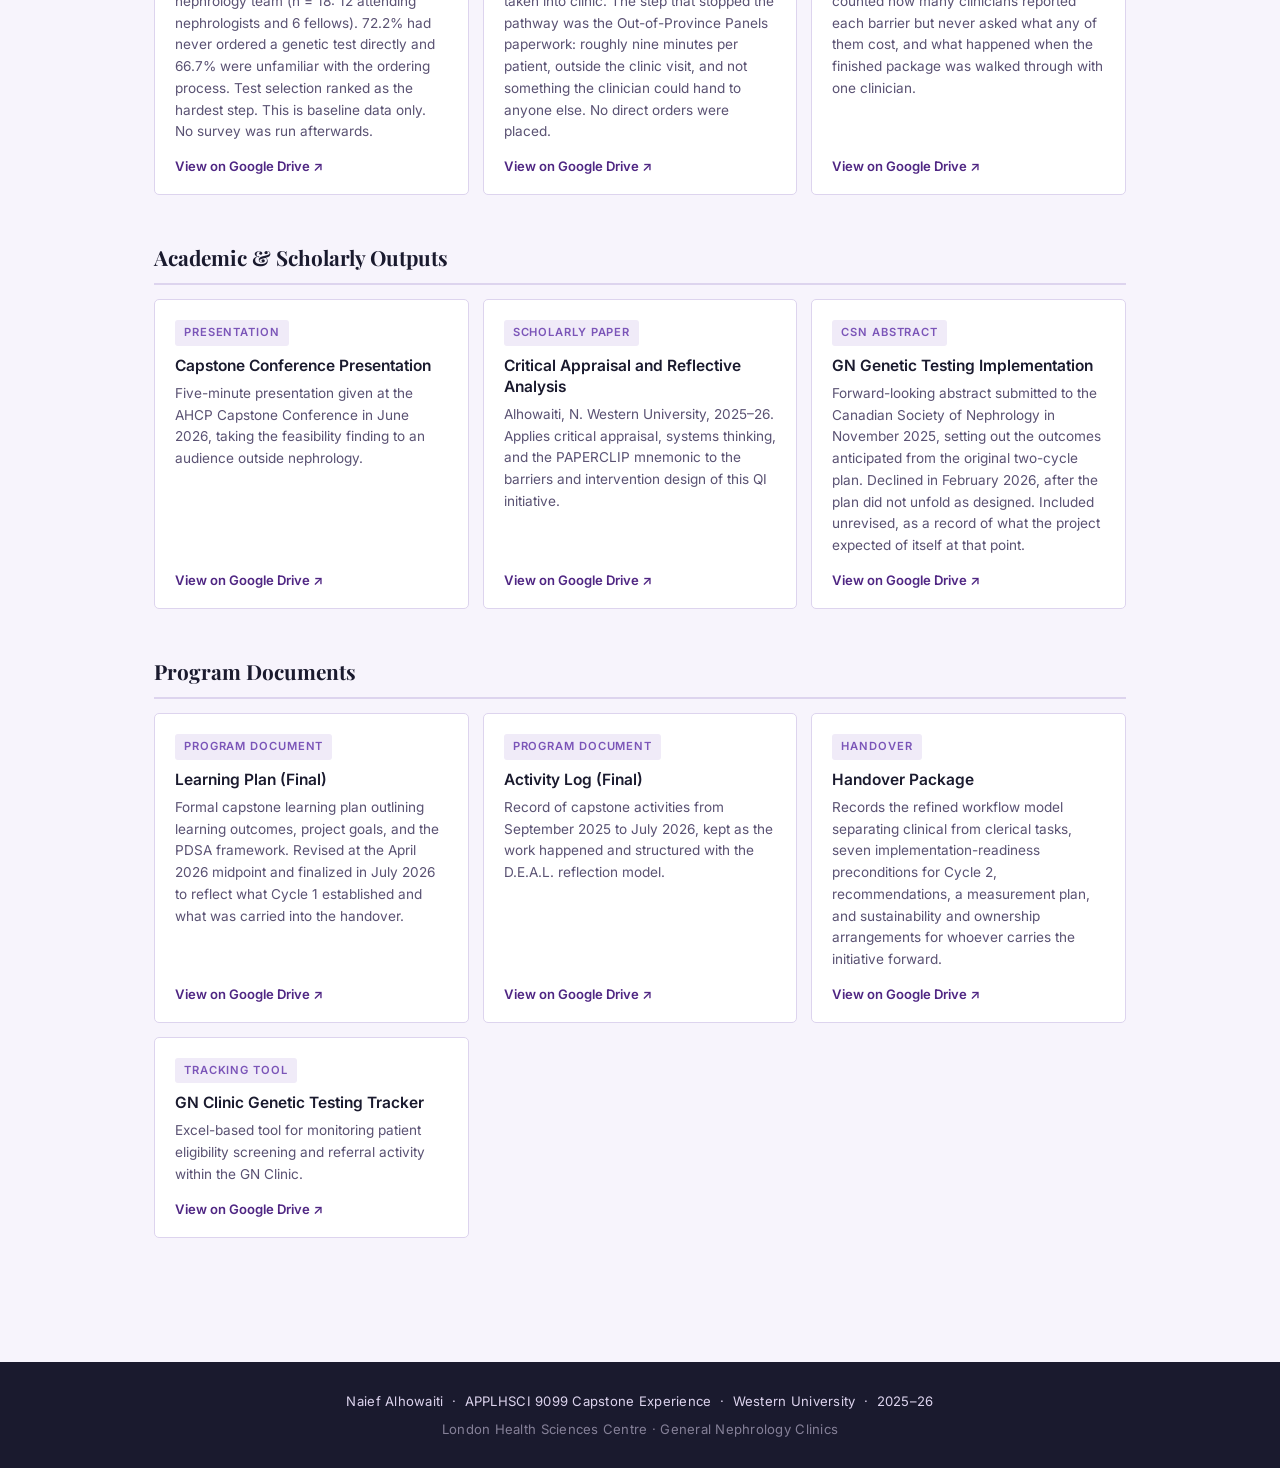
<file: deliverables.html>
<!DOCTYPE html>
<html lang="en">
<head>
<meta charset="UTF-8">
<meta name="viewport" content="width=device-width, initial-scale=1.0">
<title>Project Deliverables, Naief Alhowaiti Capstone ePortfolio</title>
<link rel="preconnect" href="https://fonts.googleapis.com">
<link rel="preconnect" href="https://fonts.gstatic.com" crossorigin>
<link href="https://fonts.googleapis.com/css2?family=Playfair+Display:wght@400;700&family=Inter:wght@400;500;600&display=swap" rel="stylesheet">
<link rel="stylesheet" href="assets/css/style.css">
</head>
<body>

<header class="site-nav">
  <div class="nav-inner">
    <a class="nav-logo" href="index.html">Naief Alhowaiti</a>
    <button class="nav-toggle" onclick="document.getElementById('nav-links').classList.toggle('open')" aria-label="Menu">&#9776;</button>
    <nav class="nav-links" id="nav-links">
      <a href="index.html">Home</a>
      <a href="about.html">About</a>
      <a href="project.html">Project</a>
      <a href="competencies.html">Competencies</a>
      <a href="deliverables.html" class="active">Deliverables</a>
      <a href="reflection.html">Reflection</a>
    </nav>
  </div>
</header>

<div class="page-hero">
  <div class="page-hero-inner">
    <div class="subtitle">Integrating Genetic Testing into Routine Nephrology Care</div>
    <h1>Project Deliverables</h1>
    <div class="hero-rule"></div>
  </div>
</div>

<div class="content-body">

  <div class="deliv-group">
    <div class="deliv-group-title">Digital Tools &amp; Infrastructure</div>
    <div class="deliv-cards">
      <div class="deliv-card">
        <span class="deliv-tag">Digital Tool</span>
        <h3>Kidney Genetic Testing Clinical Decision Support App</h3>
        <p>Web-based tool that determines patient eligibility for genetic testing and recommends the appropriate test type. Clinical logic and rules engine designed by me; built with an external development team. Built and functioning; checked internally against real cases by me and a co-fellow; informally reviewed by the field mentor. <strong>Not formally validated.</strong> A prospective accuracy and usability study sits outside the scope of this capstone.</p>
        <a class="deliv-link" href="https://kgc-genetic-testing.reviewyoursite.ca/" target="_blank" rel="noopener">Open the live application ↗</a>
      </div>
      <div class="deliv-card">
        <span class="deliv-tag">Algorithm</span>
        <h3>Clinical Decision Algorithm (Flowchart)</h3>
        <p>Visual decision tree mapping the complete genetic testing pathway from patient identification to result communication. Developed in Mermaid; exported as SVG and PDF. Serves as the logic backbone of the web application.</p>
        <a class="deliv-link" href="https://drive.google.com/file/d/1D2tB-teGjMXwDPe_iDvTziMvbftmqCU7/view" target="_blank" rel="noopener">View on Google Drive ↗</a>
      </div>
    </div>
  </div>

  <div class="deliv-group">
    <div class="deliv-group-title">Physician &amp; Patient-Facing Print Package</div>
    <div class="deliv-cards">
      <div class="deliv-card">
        <span class="deliv-tag">Clinical Tool</span>
        <h3>Genetic Testing Checklist</h3>
        <p>Step-by-step checklist for nephrologists covering eligibility criteria, patient readiness, consent requirements, and ordering steps.</p>
        <a class="deliv-link" href="https://drive.google.com/file/d/1RZKv-WBBkHBwzKJzFFNx6Iqb9DhExYNl/view" target="_blank" rel="noopener">View on Google Drive ↗</a>
      </div>
      <div class="deliv-card">
        <span class="deliv-tag">Clinician Guide</span>
        <h3>Genetic Testing Consent Discussion Guide</h3>
        <p>Clinician-facing guide for obtaining informed consent. Includes talking points, common patient questions, and documentation requirements.</p>
        <a class="deliv-link" href="https://drive.google.com/file/d/1etI_0K3f-nywOJQ3a7QKIZ7TqG7cQLtU/view" target="_blank" rel="noopener">View on Google Drive ↗</a>
      </div>
      <div class="deliv-card">
        <span class="deliv-tag">Patient Material</span>
        <h3>Patient Pre-Test Brochure</h3>
        <p>Plain-language document for patients explaining what genetic testing involves, why it is recommended, and what to expect from the process and results.</p>
        <a class="deliv-link" href="https://drive.google.com/file/d/1rXidsuVsl-iwyglIDcLg112ZDFVpKmrL/view" target="_blank" rel="noopener">View on Google Drive ↗</a>
      </div>
      <div class="deliv-card">
        <span class="deliv-tag">Visual Pathway</span>
        <h3>Genetic Testing Workflow</h3>
        <p>Single-page visual pathway showing decision logic from referral to result interpretation. Suitable for clinic display or binder inclusion. It also documents the e-consult route, which lets a nephrologist put a question to the kidney genetics service without referring the patient.</p>
        <a class="deliv-link" href="https://drive.google.com/file/d/1gQ3HTvxmif1Ok8vxxutFJO9ocF0JloEN/view" target="_blank" rel="noopener">View on Google Drive ↗</a>
      </div>
    </div>
  </div>

  <div class="deliv-group">
    <div class="deliv-group-title">Reports and Findings</div>
    <div class="deliv-cards">
      <div class="deliv-card">
        <span class="deliv-tag">Report</span>
        <h3>Baseline Staff Survey Report</h3>
        <p>Twenty-question survey of the general nephrology team (n&nbsp;=&nbsp;18: 12 attending nephrologists and 6 fellows). 72.2&#37; had never ordered a genetic test directly and 66.7&#37; were unfamiliar with the ordering process. Test selection ranked as the hardest step. This is baseline data only. No survey was run afterwards.</p>
        <a class="deliv-link" href="https://drive.google.com/file/d/1E5tBhz23EC4SW5U2SOq8eOHmaKLdEHhS/view" target="_blank" rel="noopener">View on Google Drive ↗</a>
      </div>
      <div class="deliv-card">
        <span class="deliv-tag">Report</span>
        <h3>PDSA Cycle 1 Feasibility Report</h3>
        <p>What happened when the package was taken into clinic. The step that stopped the pathway was the Out-of-Province Panels paperwork: roughly nine minutes per patient, outside the clinic visit, and not something the clinician could hand to anyone else. No direct orders were placed.</p>
        <a class="deliv-link" href="https://drive.google.com/file/d/1iNmE5l1Dgln3iazHOrU3z_qtYfgj7blc/view" target="_blank" rel="noopener">View on Google Drive ↗</a>
      </div>
      <div class="deliv-card">
        <span class="deliv-tag">Reflection</span>
        <h3>Final Critical Self-Reflection</h3>
        <p>Reflection on the year. Why the survey counted how many clinicians reported each barrier but never asked what any of them cost, and what happened when the finished package was walked through with one clinician.</p>
        <a class="deliv-link" href="https://drive.google.com/file/d/1fMPOZmTGd8Y8SSQ89DnJ_uvrN5m6hNGi/view" target="_blank" rel="noopener">View on Google Drive ↗</a>
      </div>
    </div>
  </div>

  <div class="deliv-group">
    <div class="deliv-group-title">Academic &amp; Scholarly Outputs</div>
    <div class="deliv-cards">
      <div class="deliv-card">
        <span class="deliv-tag">Presentation</span>
        <h3>Capstone Conference Presentation</h3>
        <p>Five-minute presentation given at the AHCP Capstone Conference in June 2026, taking the feasibility finding to an audience outside nephrology.</p>
        <a class="deliv-link" href="https://drive.google.com/file/d/1cl3n6k-BjV4FWKkH6MRvpWCzd4uhppN6/view" target="_blank" rel="noopener">View on Google Drive ↗</a>
      </div>
      <div class="deliv-card">
        <span class="deliv-tag">Scholarly Paper</span>
        <h3>Critical Appraisal and Reflective Analysis</h3>
        <p>Alhowaiti, N. Western University, 2025–26. Applies critical appraisal, systems thinking, and the PAPERCLIP mnemonic to the barriers and intervention design of this QI initiative.</p>
        <a class="deliv-link" href="https://drive.google.com/file/d/1aNCf_OHV8VXpzMLtnVKplx8CDAz1Z2ma/view" target="_blank" rel="noopener">View on Google Drive ↗</a>
      </div>
      <div class="deliv-card">
        <span class="deliv-tag">CSN Abstract</span>
        <h3>GN Genetic Testing Implementation</h3>
        <p>Forward-looking abstract submitted to the Canadian Society of Nephrology in November 2025, setting out the outcomes anticipated from the original two-cycle plan. Declined in February 2026, after the plan did not unfold as designed. Included unrevised, as a record of what the project expected of itself at that point.</p>
        <a class="deliv-link" href="https://drive.google.com/file/d/14GWQAiKo0P7rxaQehSzSG7-B9LMJzYkP/view" target="_blank" rel="noopener">View on Google Drive ↗</a>
      </div>
      </div>
  </div>

  <div class="deliv-group">
    <div class="deliv-group-title">Program Documents</div>
    <div class="deliv-cards">
      <div class="deliv-card">
        <span class="deliv-tag">Program Document</span>
        <h3>Learning Plan (Final)</h3>
        <p>Formal capstone learning plan outlining learning outcomes, project goals, and the PDSA framework. Revised at the April 2026 midpoint and finalized in July 2026 to reflect what Cycle 1 established and what was carried into the handover.</p>
        <a class="deliv-link" href="https://drive.google.com/file/d/1n0FJQIItYhBeQBdpQGCmpTmvgkVMar1E/view" target="_blank" rel="noopener">View on Google Drive ↗</a>
      </div>
      <div class="deliv-card">
        <span class="deliv-tag">Program Document</span>
        <h3>Activity Log (Final)</h3>
        <p>Record of capstone activities from September 2025 to July 2026, kept as the work happened and structured with the D.E.A.L. reflection model.</p>
        <a class="deliv-link" href="https://drive.google.com/file/d/1JNZ0MGKsgFN1Ryrvgo6gRf_V1Zt7vZtI/view" target="_blank" rel="noopener">View on Google Drive ↗</a>
      </div>
      <div class="deliv-card">
        <span class="deliv-tag">Handover</span>
        <h3>Handover Package</h3>
        <p>Records the refined workflow model separating clinical from clerical tasks, seven implementation-readiness preconditions for Cycle 2, recommendations, a measurement plan, and sustainability and ownership arrangements for whoever carries the initiative forward.</p>
        <a class="deliv-link" href="https://drive.google.com/file/d/1jYIf8IxSxZML2slNeBSAa7Lv8I8WNFiX/view" target="_blank" rel="noopener">View on Google Drive ↗</a>
      </div>
      <div class="deliv-card">
        <span class="deliv-tag">Tracking Tool</span>
        <h3>GN Clinic Genetic Testing Tracker</h3>
        <p>Excel-based tool for monitoring patient eligibility screening and referral activity within the GN Clinic.</p>
        <a class="deliv-link" href="https://drive.google.com/file/d/13TxyF4pfJD92QqWsuismomqMVs8g244M/view" target="_blank" rel="noopener">View on Google Drive ↗</a>
      </div>
    </div>
  </div>

</div>

<footer class="site-footer">
  <p>Naief Alhowaiti &nbsp;·&nbsp; APPLHSCI 9099 Capstone Experience &nbsp;·&nbsp; Western University &nbsp;·&nbsp; 2025–26</p>
  <p style="margin-top:6px;opacity:0.55;">London Health Sciences Centre · General Nephrology Clinics</p>
</footer>

</body>
</html>
</file>
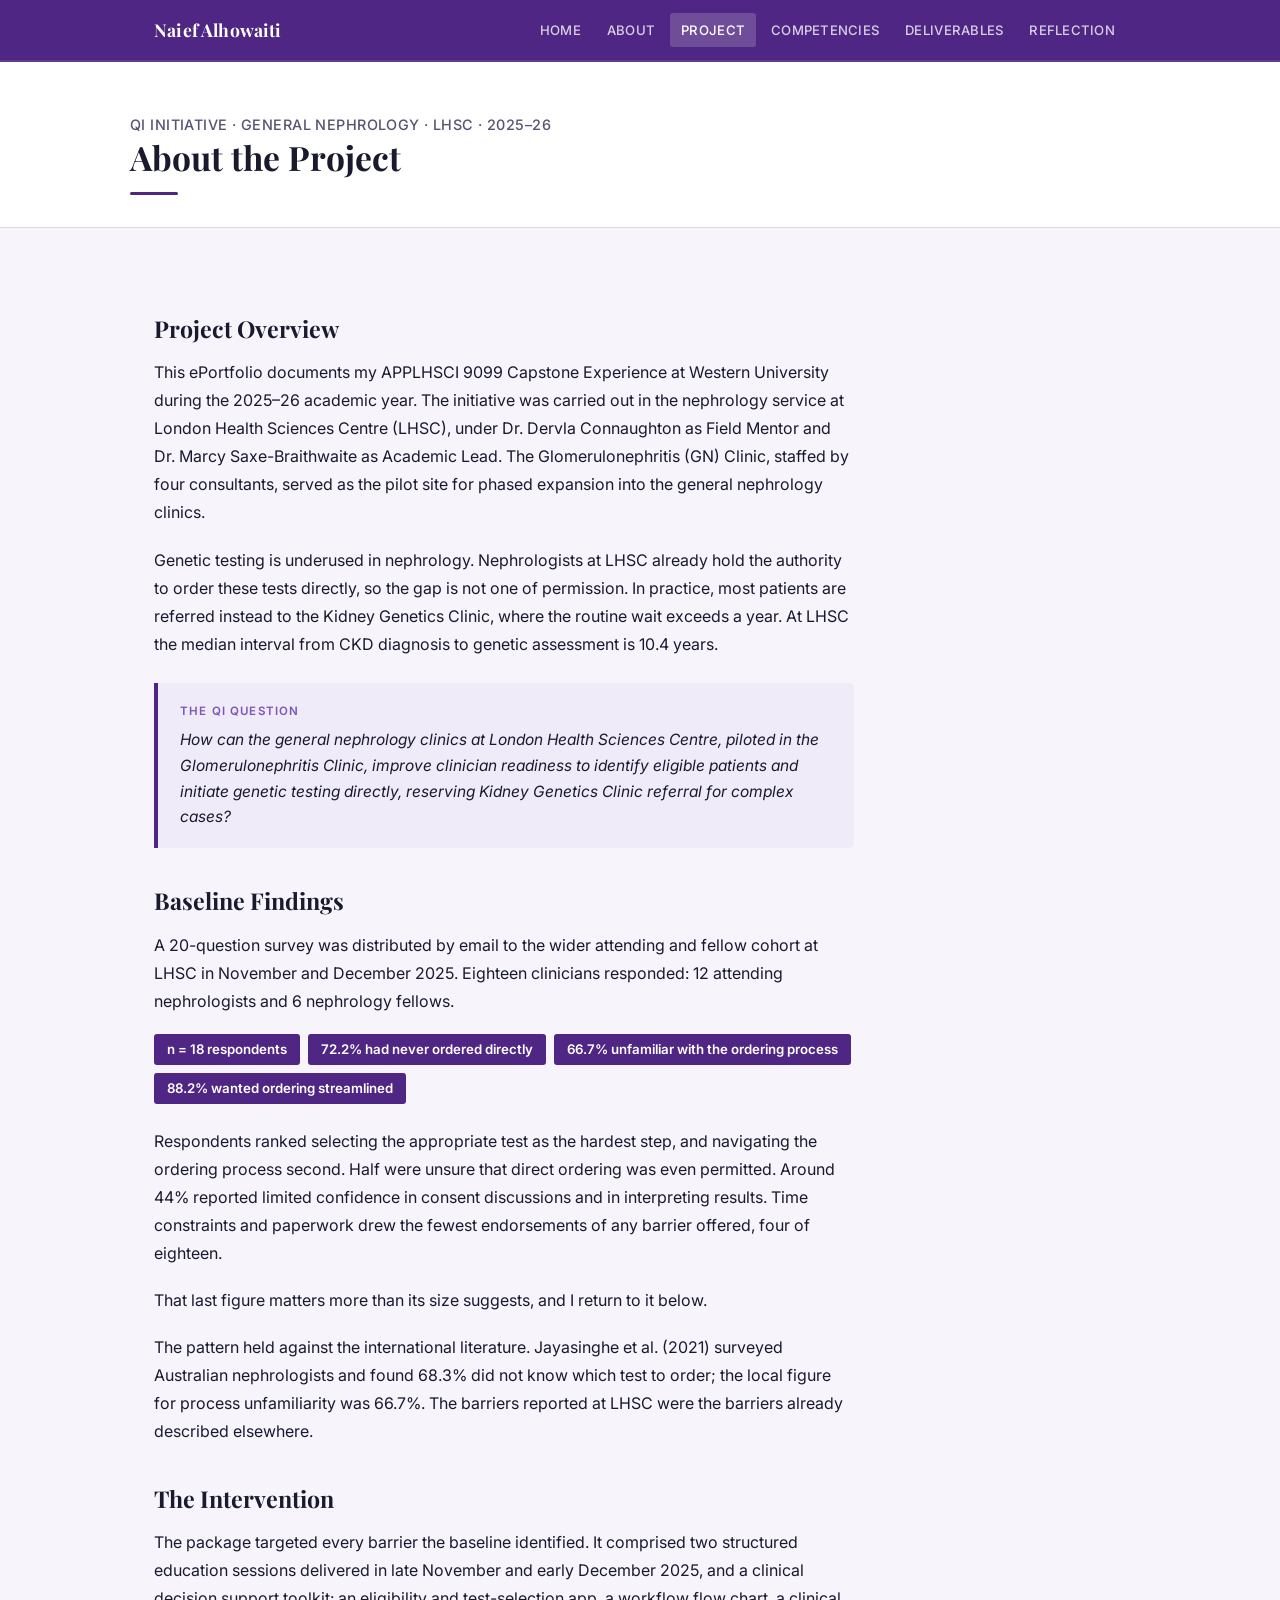
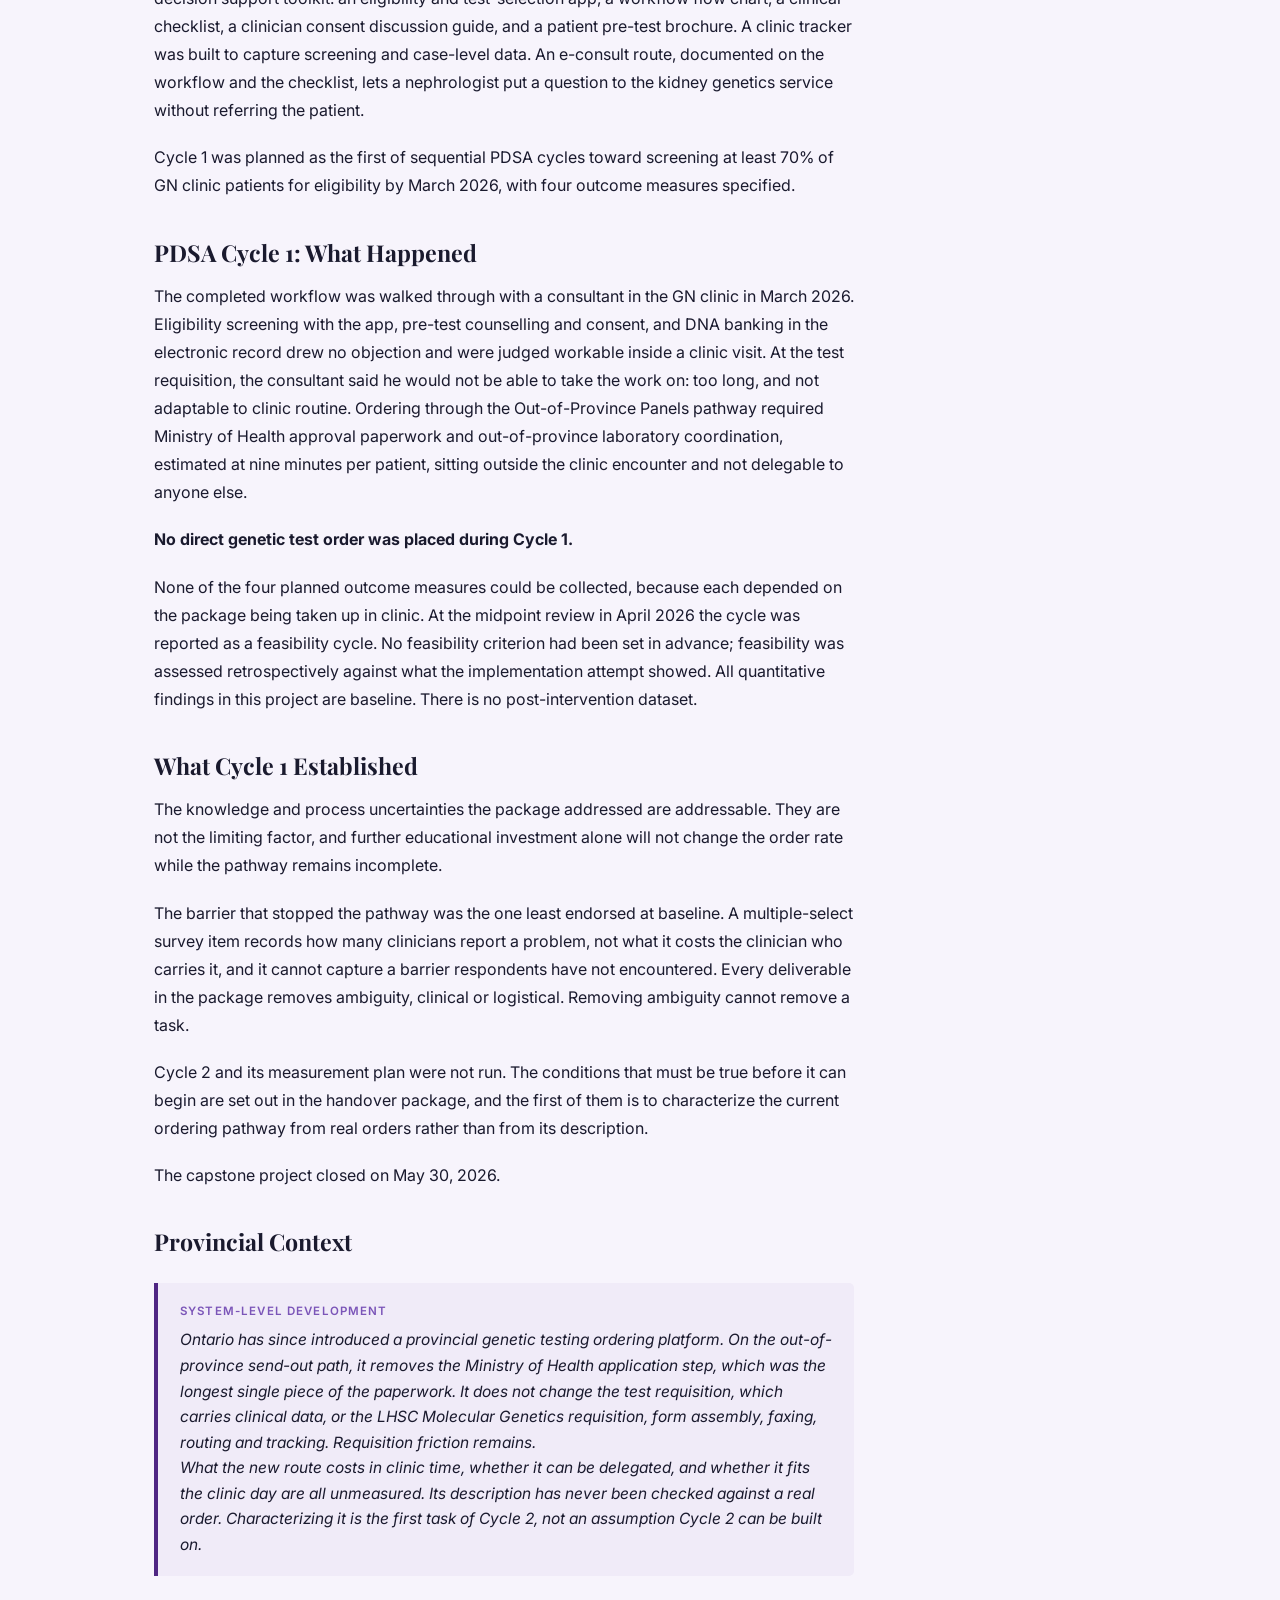
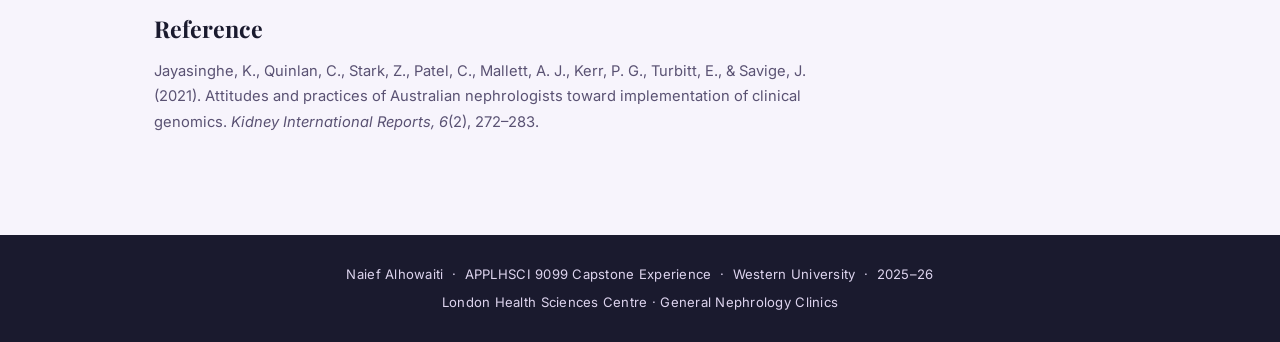
<file: project.html>
<!DOCTYPE html>
<html lang="en">
<head>
<meta charset="UTF-8">
<meta name="viewport" content="width=device-width, initial-scale=1.0">
<title>About the Project · Naief Alhowaiti Capstone ePortfolio</title>
<meta name="description" content="A quality improvement initiative to integrate genetic testing into routine nephrology care at London Health Sciences Centre. Baseline findings, PDSA Cycle 1, and what the cycle established.">
<link rel="preconnect" href="https://fonts.googleapis.com">
<link rel="preconnect" href="https://fonts.gstatic.com" crossorigin>
<link href="https://fonts.googleapis.com/css2?family=Playfair+Display:wght@400;700&family=Inter:wght@400;500;600&display=swap" rel="stylesheet">
<link rel="stylesheet" href="assets/css/style.css">
</head>
<body>

<header class="site-nav">
  <div class="nav-inner">
    <a class="nav-logo" href="index.html">Naief Alhowaiti</a>
    <button class="nav-toggle" onclick="document.getElementById('nav-links').classList.toggle('open')" aria-label="Menu" aria-expanded="false" aria-controls="nav-links">&#9776;</button>
    <nav class="nav-links" id="nav-links">
      <a href="index.html">Home</a>
      <a href="about.html">About</a>
      <a href="project.html" class="active">Project</a>
      <a href="competencies.html">Competencies</a>
      <a href="deliverables.html">Deliverables</a>
      <a href="reflection.html">Reflection</a>
    </nav>
  </div>
</header>

<div class="page-hero">
  <div class="page-hero-inner">
    <div class="subtitle">QI Initiative · General Nephrology · LHSC · 2025–26</div>
    <h1>About the Project</h1>
    <div class="hero-rule"></div>
  </div>
</div>

<main class="content-body">
  <div class="prose">

    <h2>Project Overview</h2>
    <p>This ePortfolio documents my APPLHSCI 9099 Capstone Experience at Western University during the 2025–26 academic year. The initiative was carried out in the nephrology service at London Health Sciences Centre (LHSC), under Dr. Dervla Connaughton as Field Mentor and Dr. Marcy Saxe-Braithwaite as Academic Lead. The Glomerulonephritis (GN) Clinic, staffed by four consultants, served as the pilot site for phased expansion into the general nephrology clinics.</p>
    <p>Genetic testing is underused in nephrology. Nephrologists at LHSC already hold the authority to order these tests directly, so the gap is not one of permission. In practice, most patients are referred instead to the Kidney Genetics Clinic, where the routine wait exceeds a year. At LHSC the median interval from CKD diagnosis to genetic assessment is 10.4 years.</p>

    <div class="callout">
      <div class="callout-label">The QI Question</div>
      <p>How can the general nephrology clinics at London Health Sciences Centre, piloted in the Glomerulonephritis Clinic, improve clinician readiness to identify eligible patients and initiate genetic testing directly, reserving Kidney Genetics Clinic referral for complex cases?</p>
    </div>

    <h2>Baseline Findings</h2>
    <p>A 20-question survey was distributed by email to the wider attending and fellow cohort at LHSC in November and December 2025. Eighteen clinicians responded: 12 attending nephrologists and 6 nephrology fellows.</p>
    <div class="stat-row">
      <span class="stat">n = 18 respondents</span>
      <span class="stat">72.2% had never ordered directly</span>
      <span class="stat">66.7% unfamiliar with the ordering process</span>
      <span class="stat">88.2% wanted ordering streamlined</span>
    </div>
    <p>Respondents ranked selecting the appropriate test as the hardest step, and navigating the ordering process second. Half were unsure that direct ordering was even permitted. Around 44% reported limited confidence in consent discussions and in interpreting results. Time constraints and paperwork drew the fewest endorsements of any barrier offered, four of eighteen.</p>
    <p>That last figure matters more than its size suggests, and I return to it below.</p>
    <p>The pattern held against the international literature. Jayasinghe et al. (2021) surveyed Australian nephrologists and found 68.3% did not know which test to order; the local figure for process unfamiliarity was 66.7%. The barriers reported at LHSC were the barriers already described elsewhere.</p>

    <h2>The Intervention</h2>
    <p>The package targeted every barrier the baseline identified. It comprised two structured education sessions delivered in late November and early December 2025, and a clinical decision support toolkit: an eligibility and test-selection app, a workflow flow chart, a clinical checklist, a clinician consent discussion guide, and a patient pre-test brochure. A clinic tracker was built to capture screening and case-level data. An e-consult route, documented on the workflow and the checklist, lets a nephrologist put a question to the kidney genetics service without referring the patient.</p>
    <p>Cycle 1 was planned as the first of sequential PDSA cycles toward screening at least 70% of GN clinic patients for eligibility by March 2026, with four outcome measures specified.</p>

    <h2>PDSA Cycle 1: What Happened</h2>
    <p>The completed workflow was walked through with a consultant in the GN clinic in March 2026. Eligibility screening with the app, pre-test counselling and consent, and DNA banking in the electronic record drew no objection and were judged workable inside a clinic visit. At the test requisition, the consultant said he would not be able to take the work on: too long, and not adaptable to clinic routine. Ordering through the Out-of-Province Panels pathway required Ministry of Health approval paperwork and out-of-province laboratory coordination, estimated at nine minutes per patient, sitting outside the clinic encounter and not delegable to anyone else.</p>
    <p><strong>No direct genetic test order was placed during Cycle 1.</strong></p>
    <p>None of the four planned outcome measures could be collected, because each depended on the package being taken up in clinic. At the midpoint review in April 2026 the cycle was reported as a feasibility cycle. No feasibility criterion had been set in advance; feasibility was assessed retrospectively against what the implementation attempt showed. All quantitative findings in this project are baseline. There is no post-intervention dataset.</p>

    <h2>What Cycle 1 Established</h2>
    <p>The knowledge and process uncertainties the package addressed are addressable. They are not the limiting factor, and further educational investment alone will not change the order rate while the pathway remains incomplete.</p>
    <p>The barrier that stopped the pathway was the one least endorsed at baseline. A multiple-select survey item records how many clinicians report a problem, not what it costs the clinician who carries it, and it cannot capture a barrier respondents have not encountered. Every deliverable in the package removes ambiguity, clinical or logistical. Removing ambiguity cannot remove a task.</p>
    <p>Cycle 2 and its measurement plan were not run. The conditions that must be true before it can begin are set out in the handover package, and the first of them is to characterize the current ordering pathway from real orders rather than from its description.</p>
    <p>The capstone project closed on May 30, 2026.</p>

    <h2>Provincial Context</h2>
    <div class="callout">
      <div class="callout-label">System-Level Development</div>
      <p>Ontario has since introduced a provincial genetic testing ordering platform. On the out-of-province send-out path, it removes the Ministry of Health application step, which was the longest single piece of the paperwork. It does not change the test requisition, which carries clinical data, or the LHSC Molecular Genetics requisition, form assembly, faxing, routing and tracking. Requisition friction remains.</p>
      <p>What the new route costs in clinic time, whether it can be delegated, and whether it fits the clinic day are all unmeasured. Its description has never been checked against a real order. Characterizing it is the first task of Cycle 2, not an assumption Cycle 2 can be built on.</p>
    </div>

    <h2>Reference</h2>
    <p style="font-size:0.92rem;color:var(--text-subtle);">Jayasinghe, K., Quinlan, C., Stark, Z., Patel, C., Mallett, A. J., Kerr, P. G., Turbitt, E., &amp; Savige, J. (2021). Attitudes and practices of Australian nephrologists toward implementation of clinical genomics. <em>Kidney International Reports, 6</em>(2), 272–283.</p>

  </div>
</main>

<footer class="site-footer">
  <p>Naief Alhowaiti &nbsp;·&nbsp; APPLHSCI 9099 Capstone Experience &nbsp;·&nbsp; Western University &nbsp;·&nbsp; 2025–26</p>
  <p style="margin-top:6px;">London Health Sciences Centre · General Nephrology Clinics</p>
</footer>

</body>
</html>
</file>
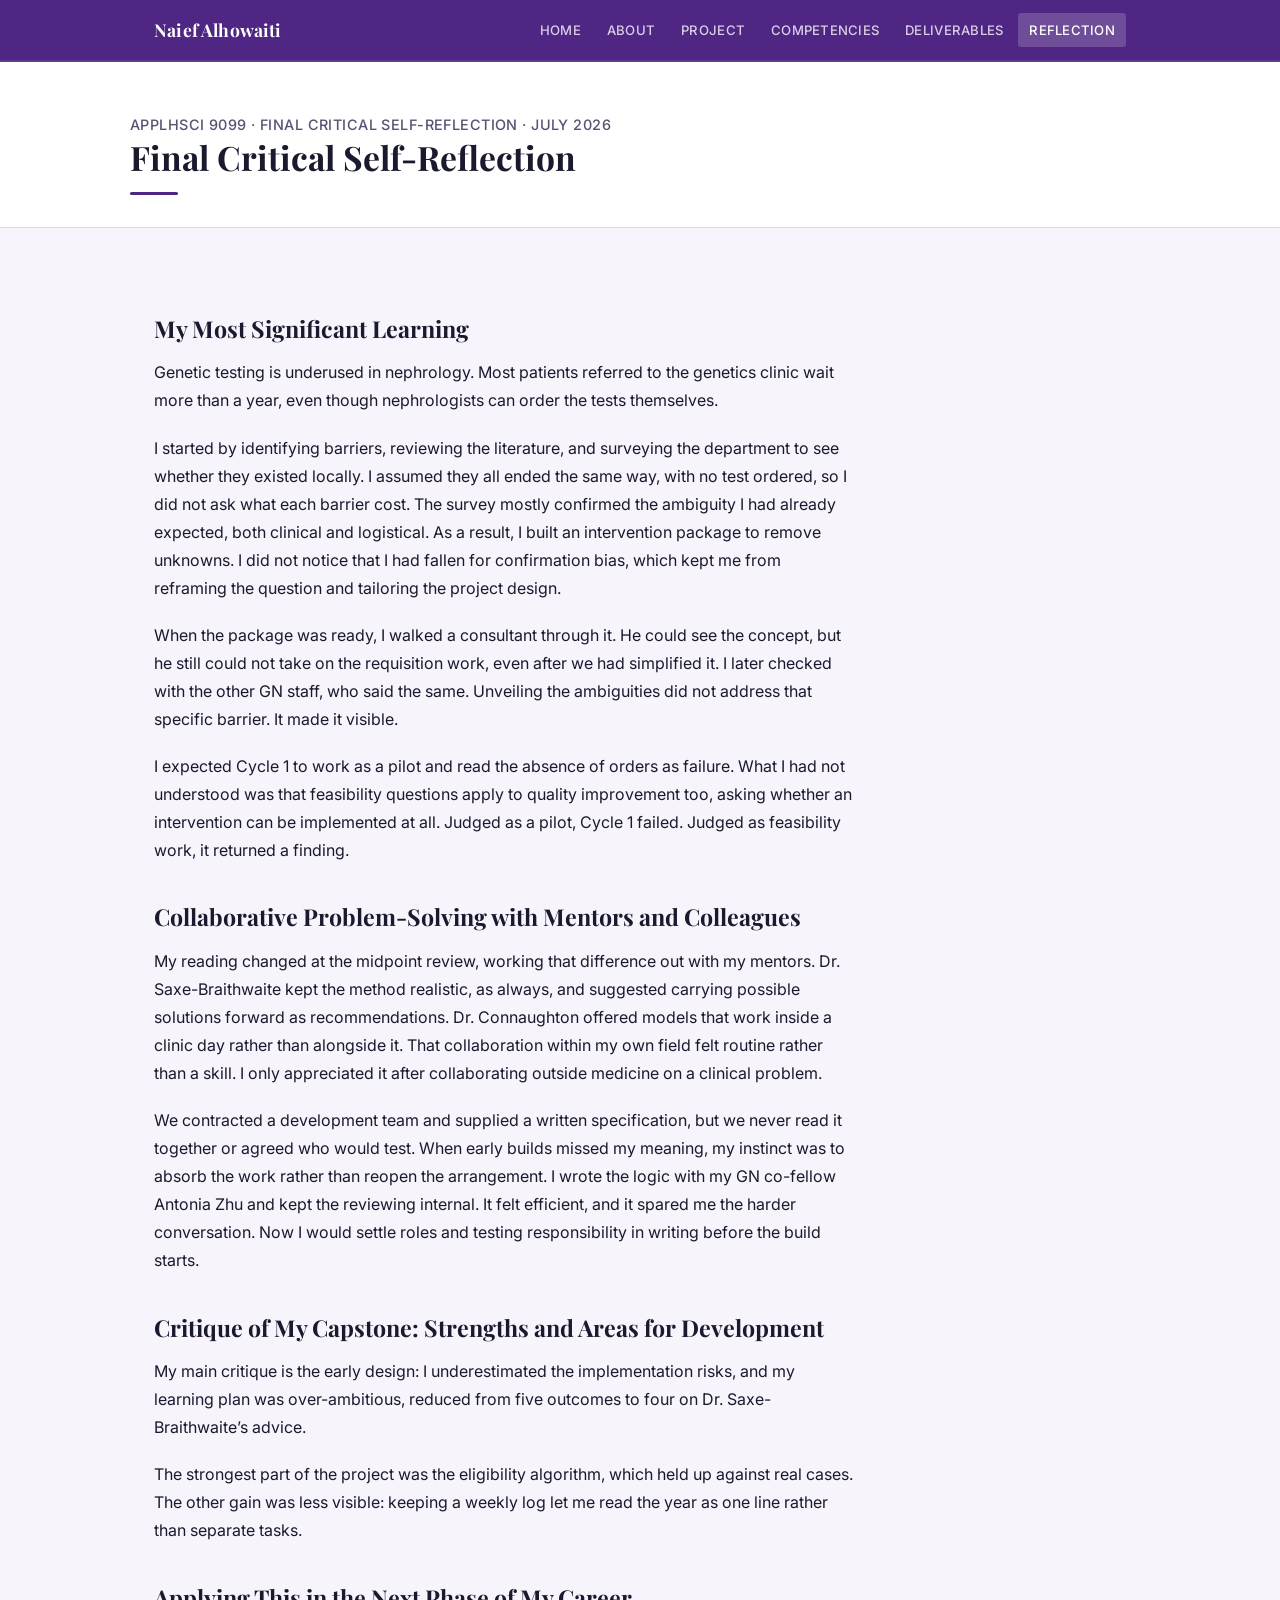
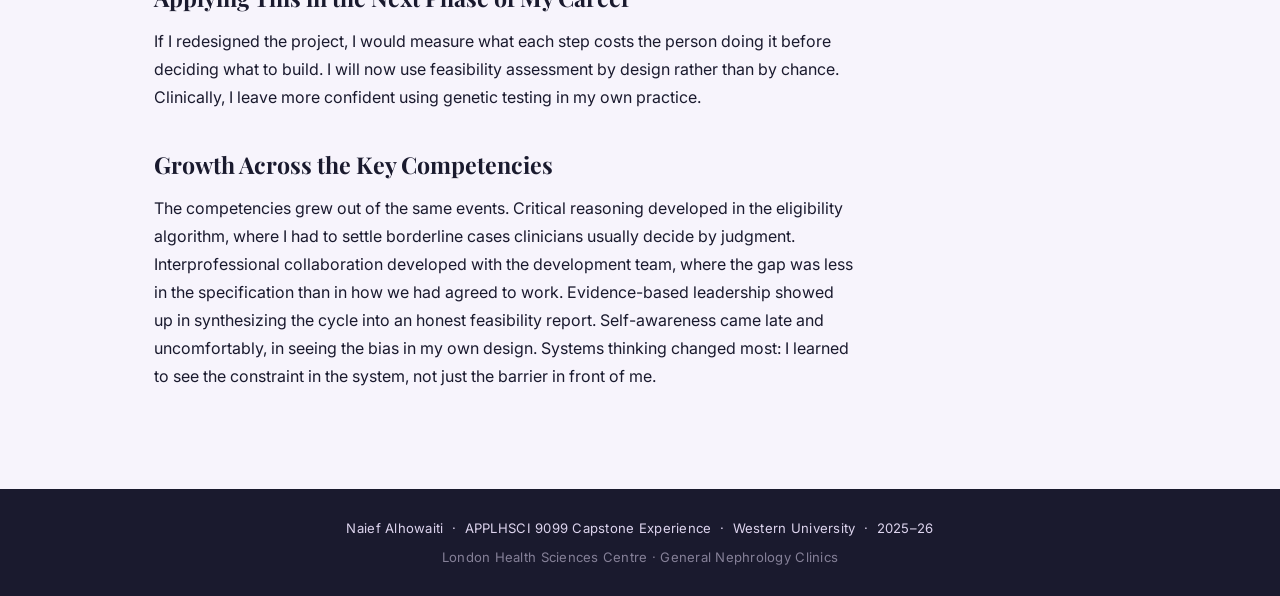
<file: reflection.html>
<!DOCTYPE html>
<html lang="en">
<head>
<meta charset="UTF-8">
<meta name="viewport" content="width=device-width, initial-scale=1.0">
<title>Reflection, Naief Alhowaiti Capstone ePortfolio</title>
<link rel="preconnect" href="https://fonts.googleapis.com">
<link rel="preconnect" href="https://fonts.gstatic.com" crossorigin>
<link href="https://fonts.googleapis.com/css2?family=Playfair+Display:wght@400;700&family=Inter:wght@400;500;600&display=swap" rel="stylesheet">
<link rel="stylesheet" href="assets/css/style.css">
</head>
<body>

<header class="site-nav">
  <div class="nav-inner">
    <a class="nav-logo" href="index.html">Naief Alhowaiti</a>
    <button class="nav-toggle" onclick="document.getElementById('nav-links').classList.toggle('open')" aria-label="Menu">&#9776;</button>
    <nav class="nav-links" id="nav-links">
      <a href="index.html">Home</a>
      <a href="about.html">About</a>
      <a href="project.html">Project</a>
      <a href="competencies.html">Competencies</a>
      <a href="deliverables.html">Deliverables</a>
      <a href="reflection.html" class="active">Reflection</a>
    </nav>
  </div>
</header>

<div class="page-hero">
  <div class="page-hero-inner">
    <div class="subtitle">APPLHSCI 9099 · Final Critical Self-Reflection · July 2026</div>
    <h1>Final Critical Self-Reflection</h1>
    <div class="hero-rule"></div>
  </div>
</div>

<div class="content-body">
  <div class="prose">

    <h2>My Most Significant Learning</h2>
    <p>Genetic testing is underused in nephrology. Most patients referred to the genetics clinic wait more than a year, even though nephrologists can order the tests themselves.</p>
    <p>I started by identifying barriers, reviewing the literature, and surveying the department to see whether they existed locally. I assumed they all ended the same way, with no test ordered, so I did not ask what each barrier cost. The survey mostly confirmed the ambiguity I had already expected, both clinical and logistical. As a result, I built an intervention package to remove unknowns. I did not notice that I had fallen for confirmation bias, which kept me from reframing the question and tailoring the project design.</p>
    <p>When the package was ready, I walked a consultant through it. He could see the concept, but he still could not take on the requisition work, even after we had simplified it. I later checked with the other GN staff, who said the same. Unveiling the ambiguities did not address that specific barrier. It made it visible.</p>
    <p>I expected Cycle 1 to work as a pilot and read the absence of orders as failure. What I had not understood was that feasibility questions apply to quality improvement too, asking whether an intervention can be implemented at all. Judged as a pilot, Cycle 1 failed. Judged as feasibility work, it returned a finding.</p>

    <h2>Collaborative Problem-Solving with Mentors and Colleagues</h2>
    <p>My reading changed at the midpoint review, working that difference out with my mentors. Dr. Saxe-Braithwaite kept the method realistic, as always, and suggested carrying possible solutions forward as recommendations. Dr. Connaughton offered models that work inside a clinic day rather than alongside it. That collaboration within my own field felt routine rather than a skill. I only appreciated it after collaborating outside medicine on a clinical problem.</p>
    <p>We contracted a development team and supplied a written specification, but we never read it together or agreed who would test. When early builds missed my meaning, my instinct was to absorb the work rather than reopen the arrangement. I wrote the logic with my GN co-fellow Antonia Zhu and kept the reviewing internal. It felt efficient, and it spared me the harder conversation. Now I would settle roles and testing responsibility in writing before the build starts.</p>

    <h2>Critique of My Capstone: Strengths and Areas for Development</h2>
    <p>My main critique is the early design: I underestimated the implementation risks, and my learning plan was over-ambitious, reduced from five outcomes to four on Dr. Saxe-Braithwaite’s advice.</p>
    <p>The strongest part of the project was the eligibility algorithm, which held up against real cases. The other gain was less visible: keeping a weekly log let me read the year as one line rather than separate tasks.</p>

    <h2>Applying This in the Next Phase of My Career</h2>
    <p>If I redesigned the project, I would measure what each step costs the person doing it before deciding what to build. I will now use feasibility assessment by design rather than by chance. Clinically, I leave more confident using genetic testing in my own practice.</p>

    <h2>Growth Across the Key Competencies</h2>
    <p>The competencies grew out of the same events. Critical reasoning developed in the eligibility algorithm, where I had to settle borderline cases clinicians usually decide by judgment. Interprofessional collaboration developed with the development team, where the gap was less in the specification than in how we had agreed to work. Evidence-based leadership showed up in synthesizing the cycle into an honest feasibility report. Self-awareness came late and uncomfortably, in seeing the bias in my own design. Systems thinking changed most: I learned to see the constraint in the system, not just the barrier in front of me.</p>

  </div>
</div>

<footer class="site-footer">
  <p>Naief Alhowaiti &nbsp;·&nbsp; APPLHSCI 9099 Capstone Experience &nbsp;·&nbsp; Western University &nbsp;·&nbsp; 2025–26</p>
  <p style="margin-top:6px;opacity:0.55;">London Health Sciences Centre · General Nephrology Clinics</p>
</footer>

</body>
</html>
</file>
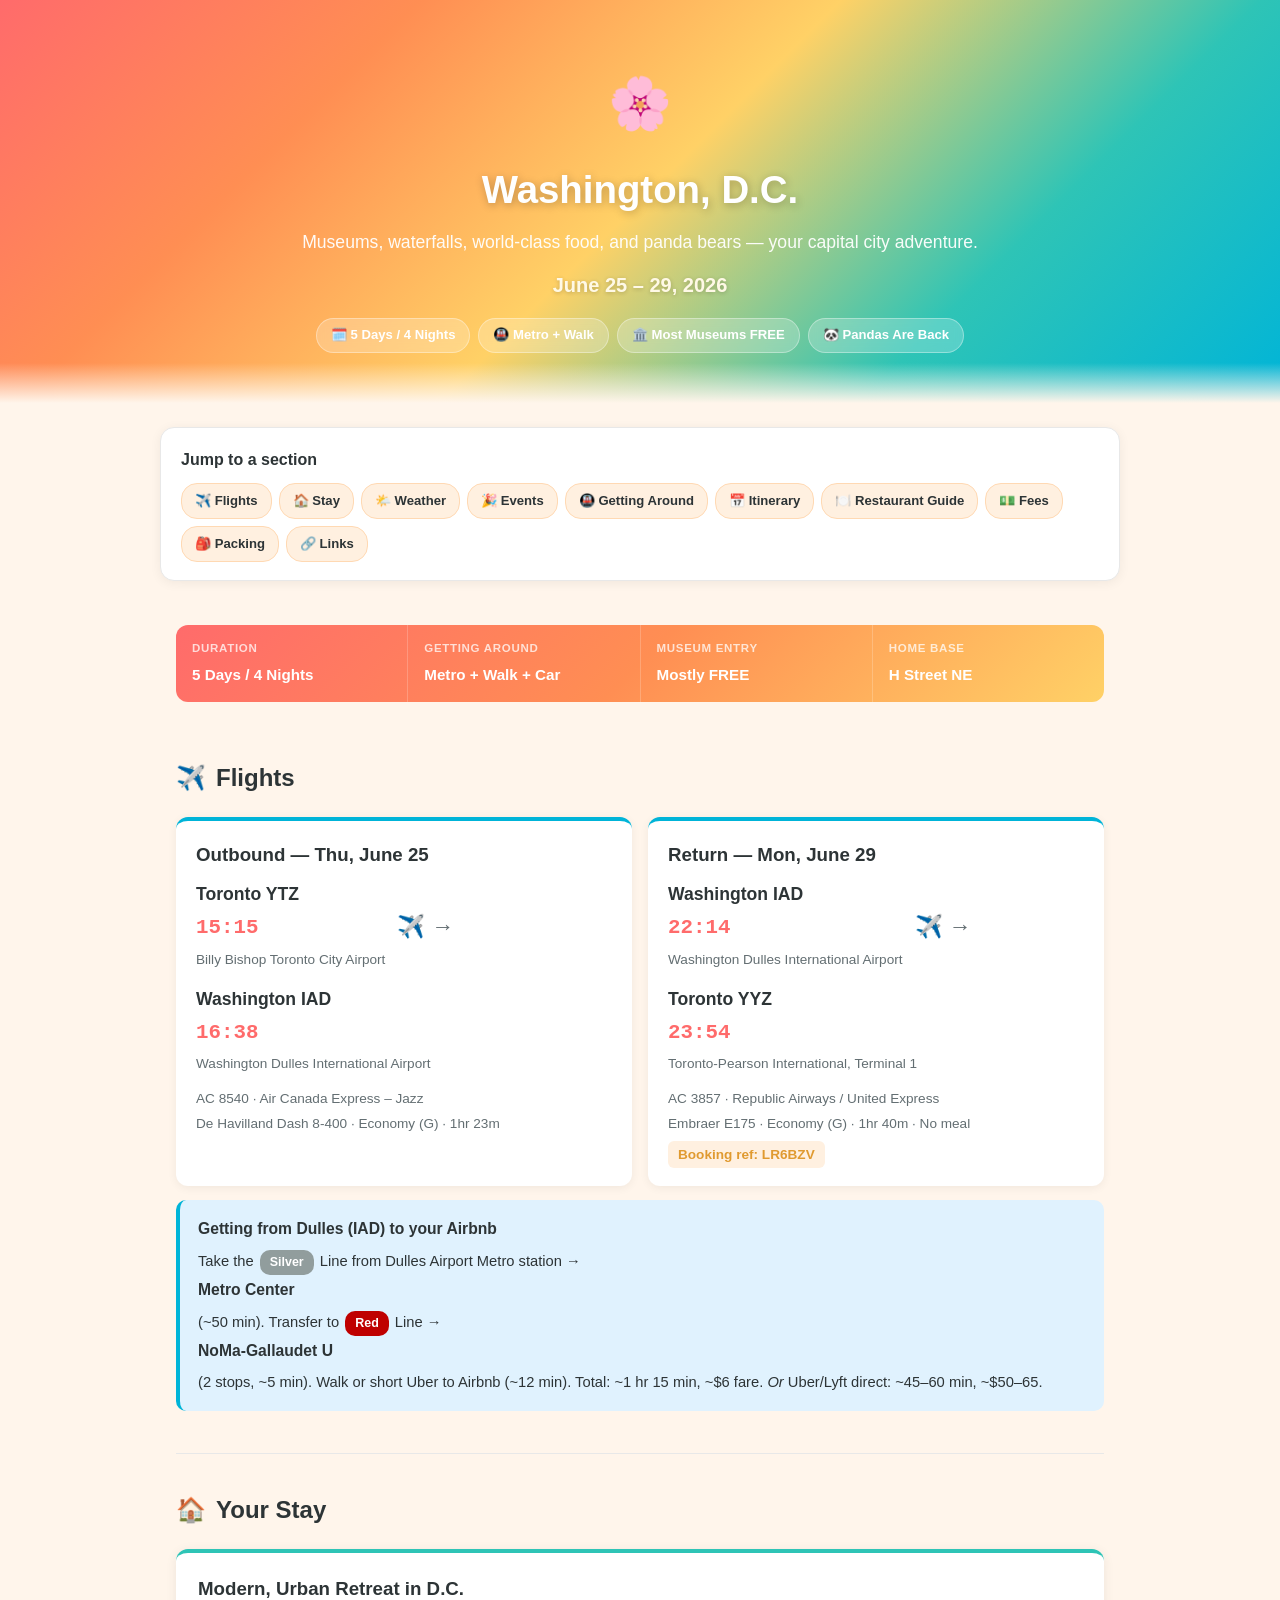
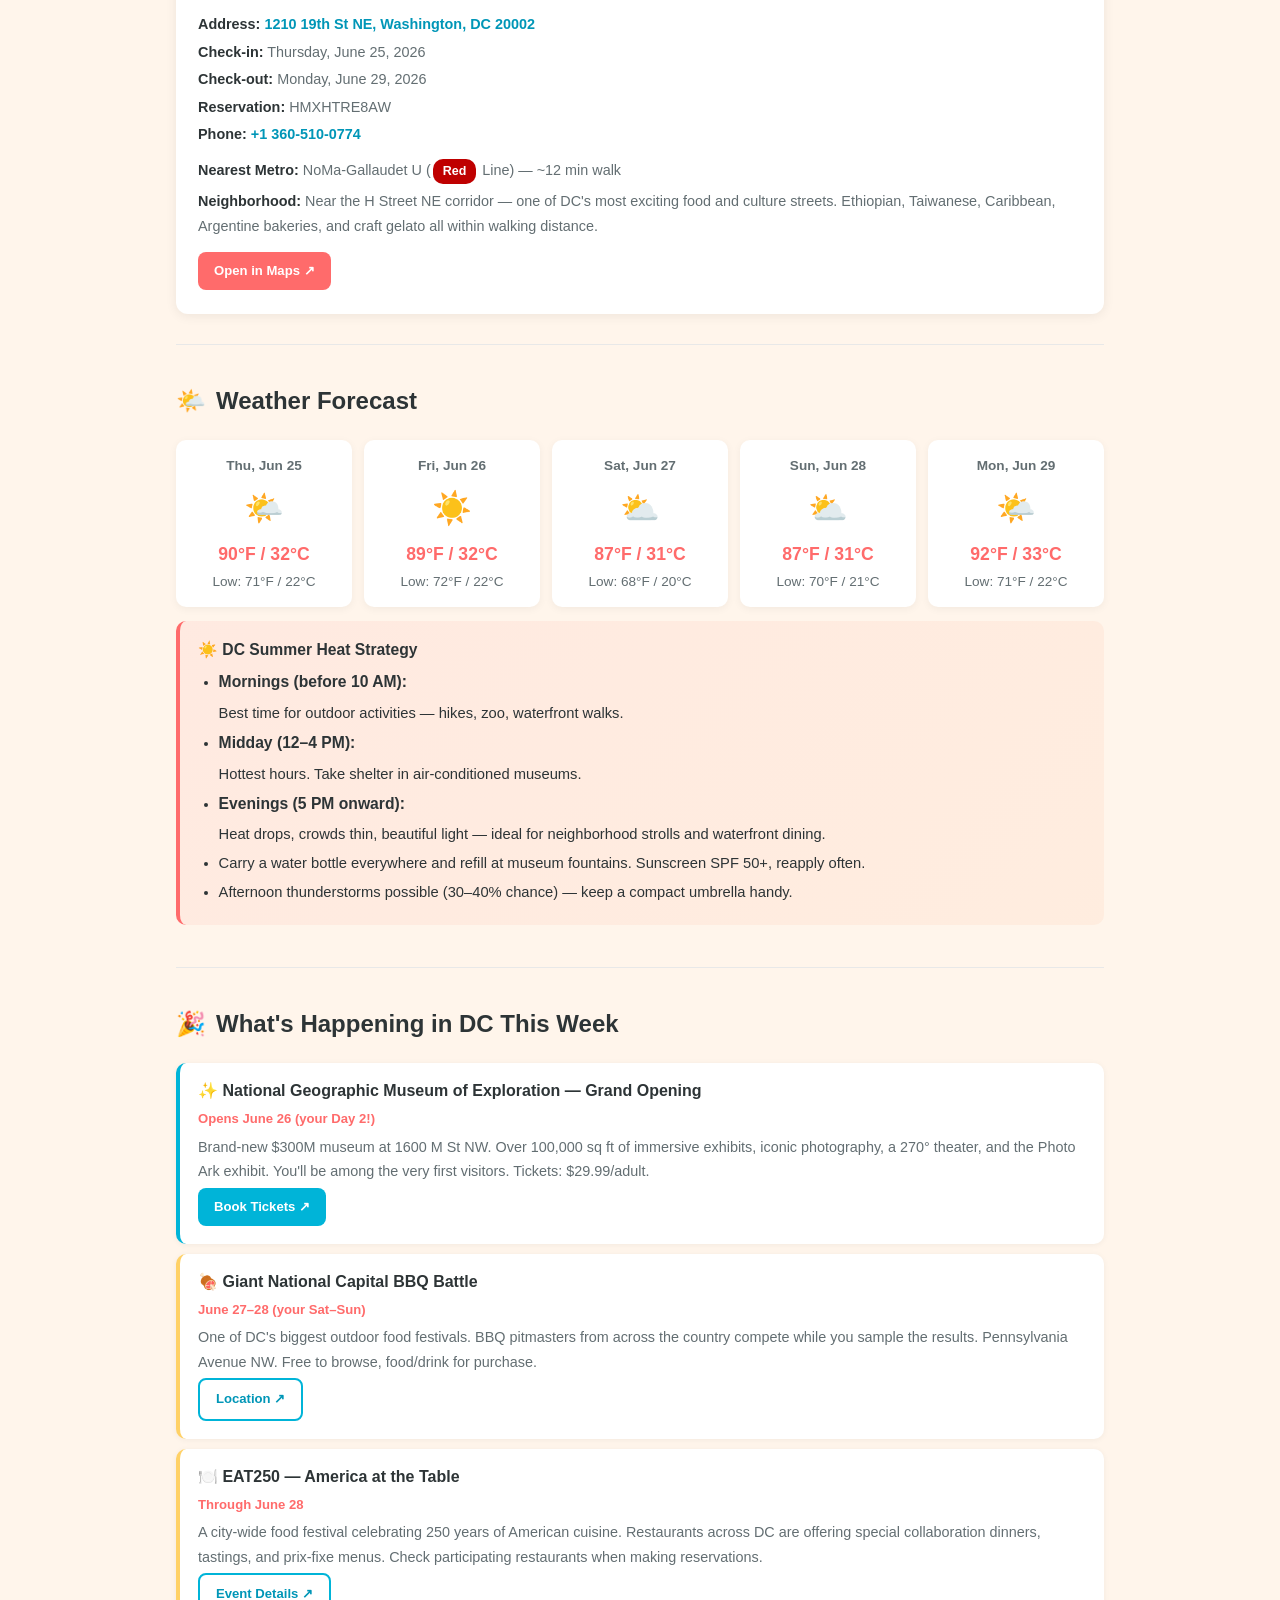
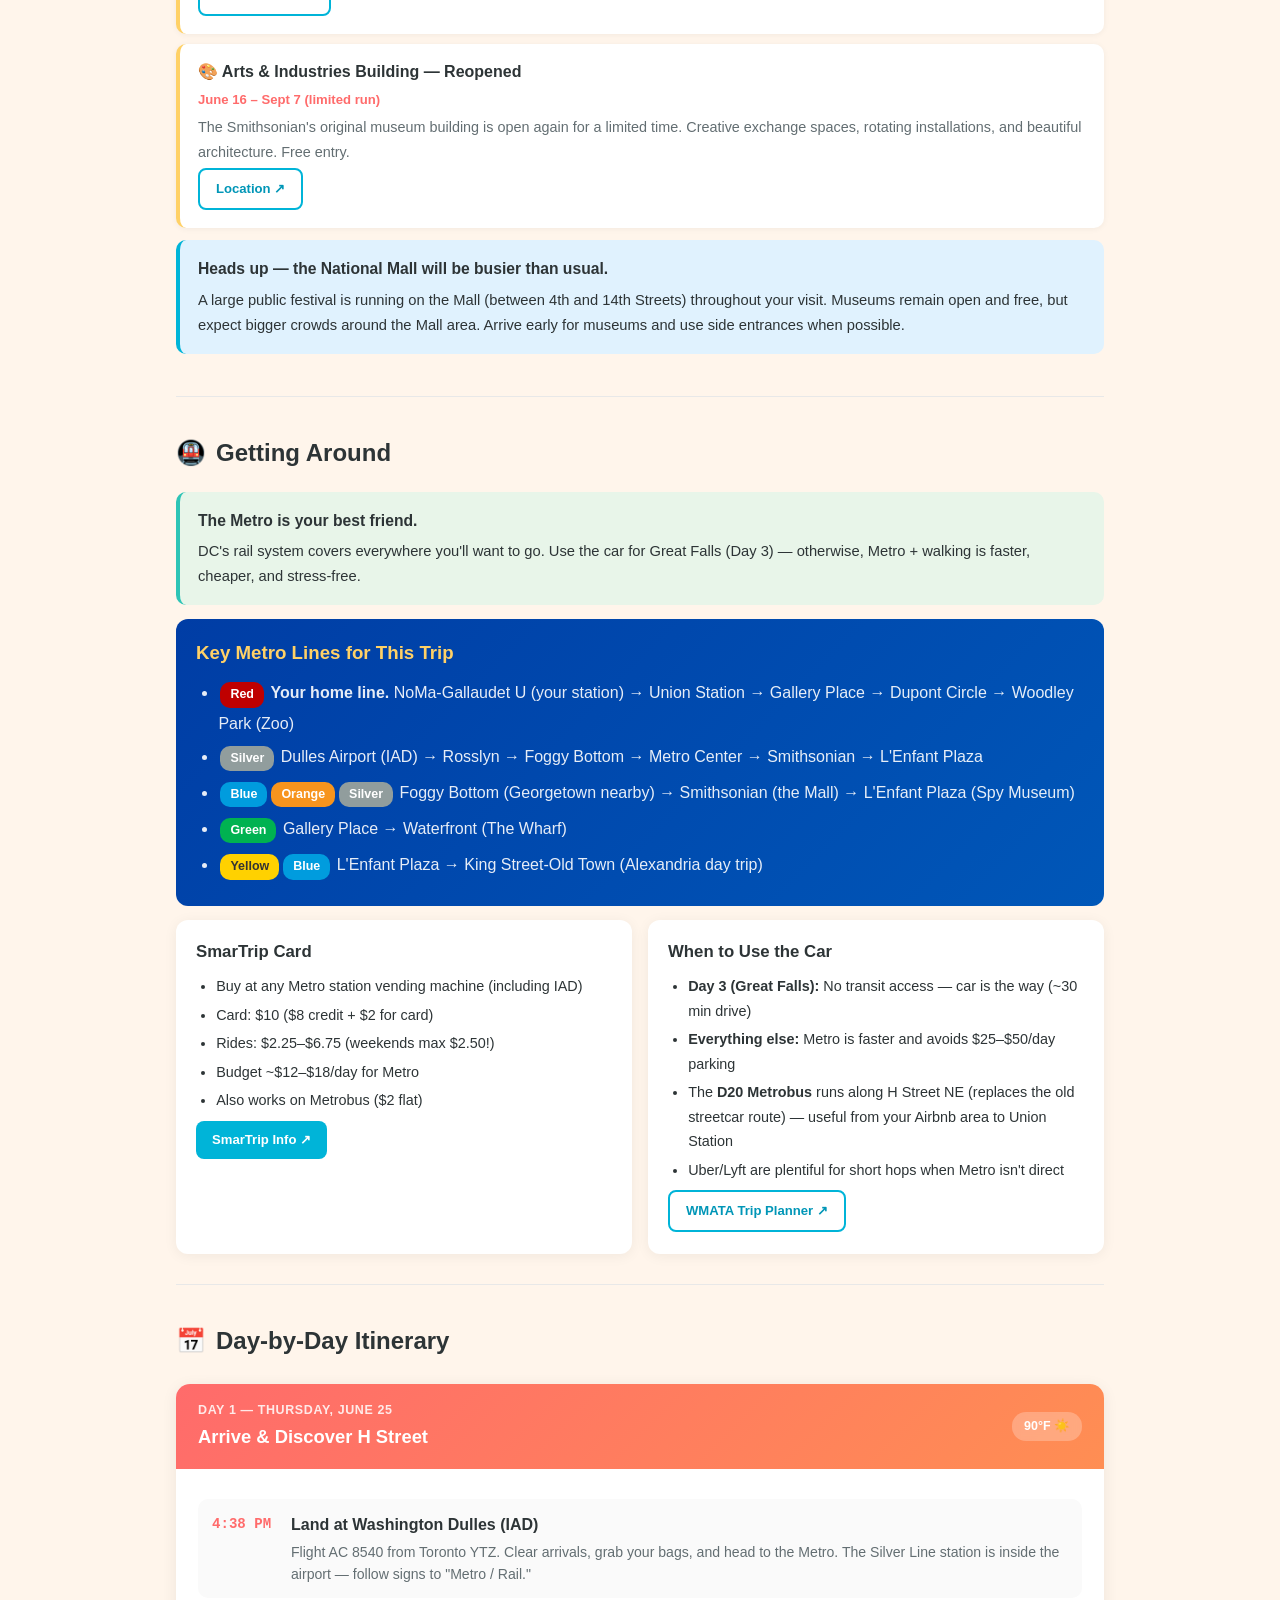
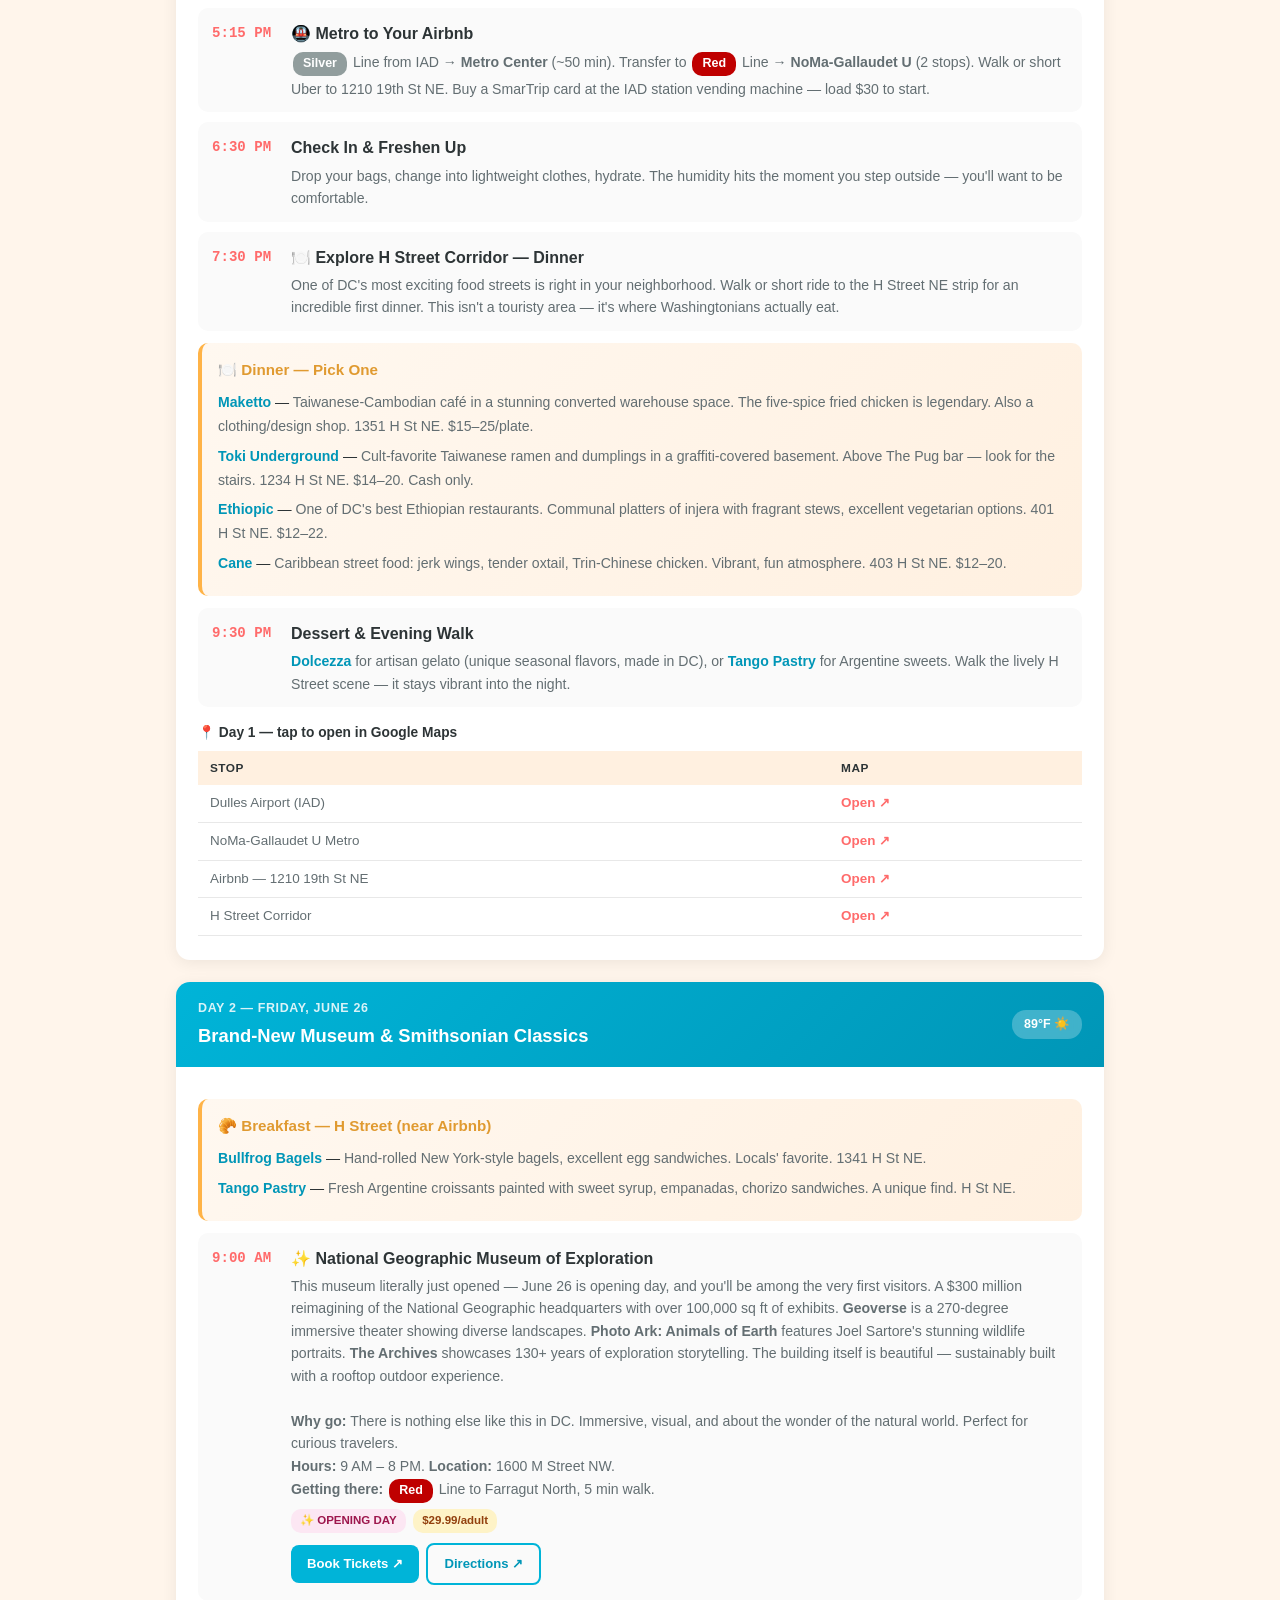
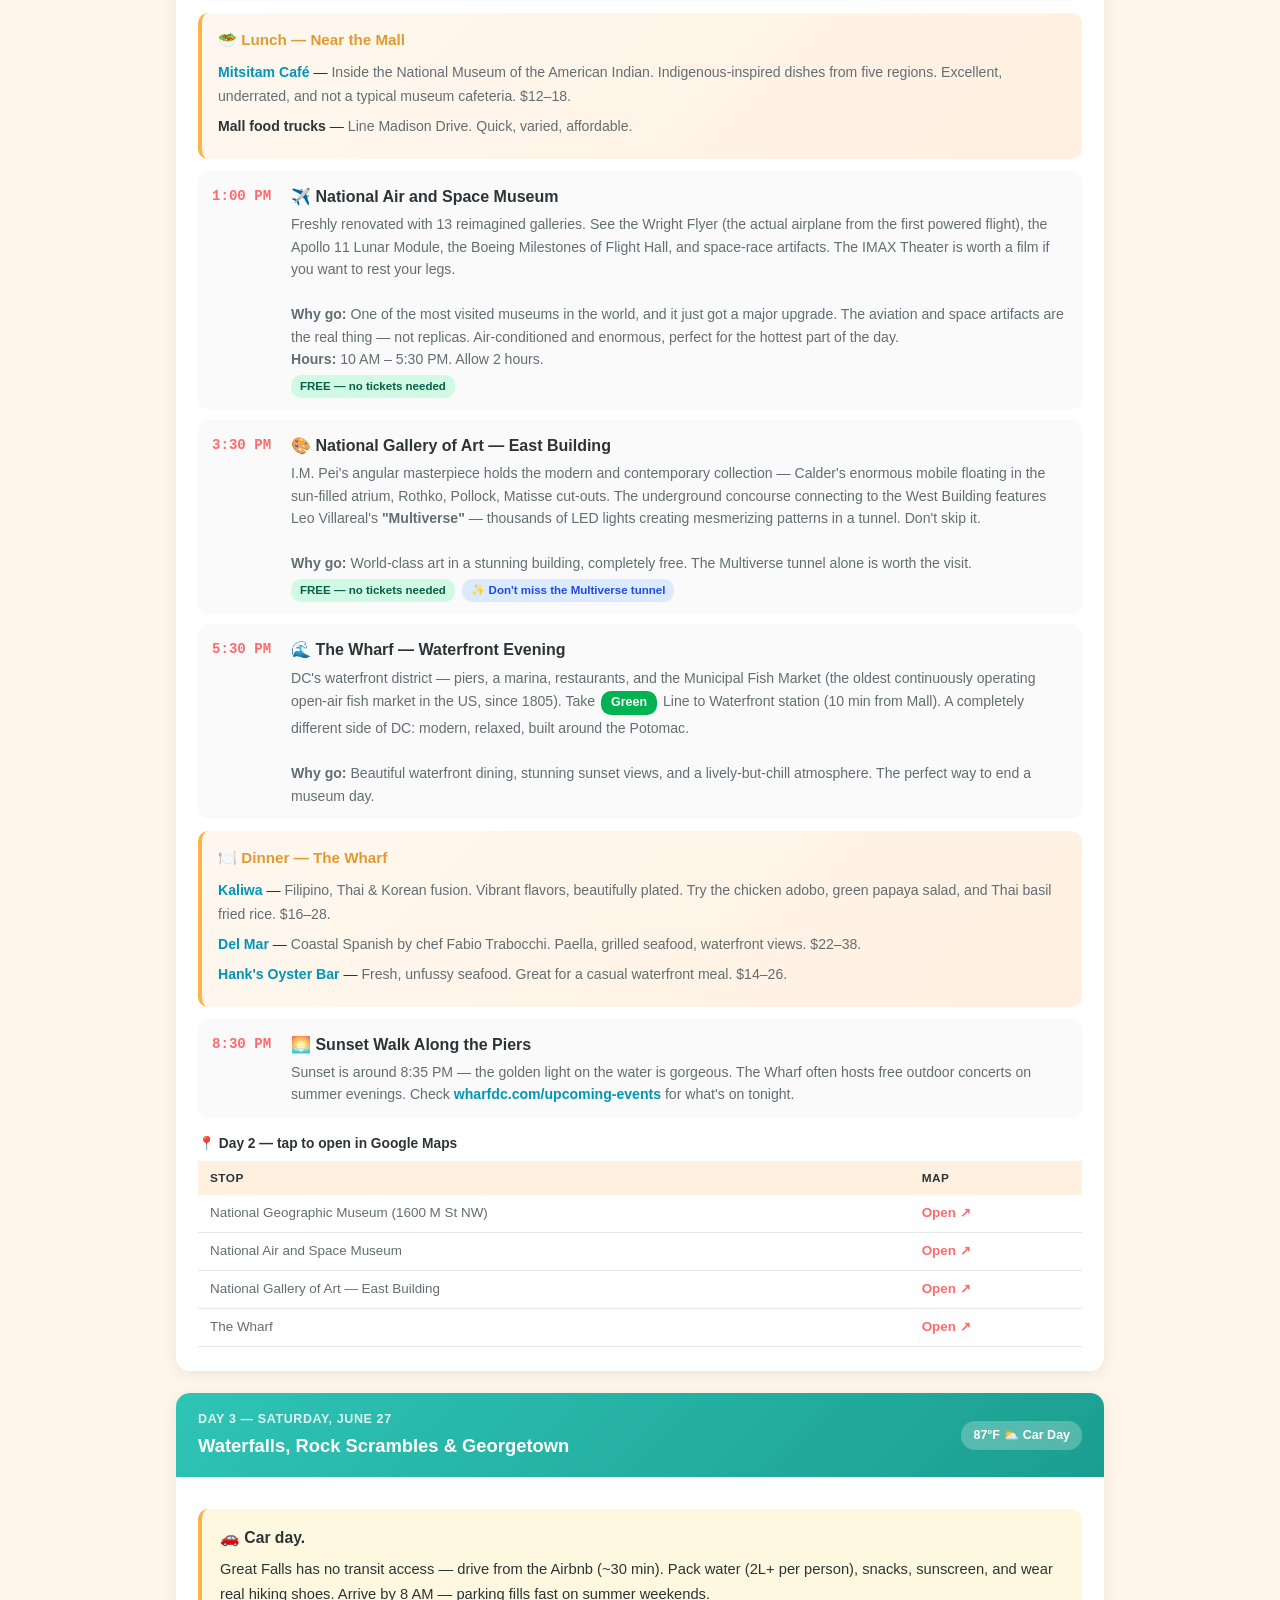
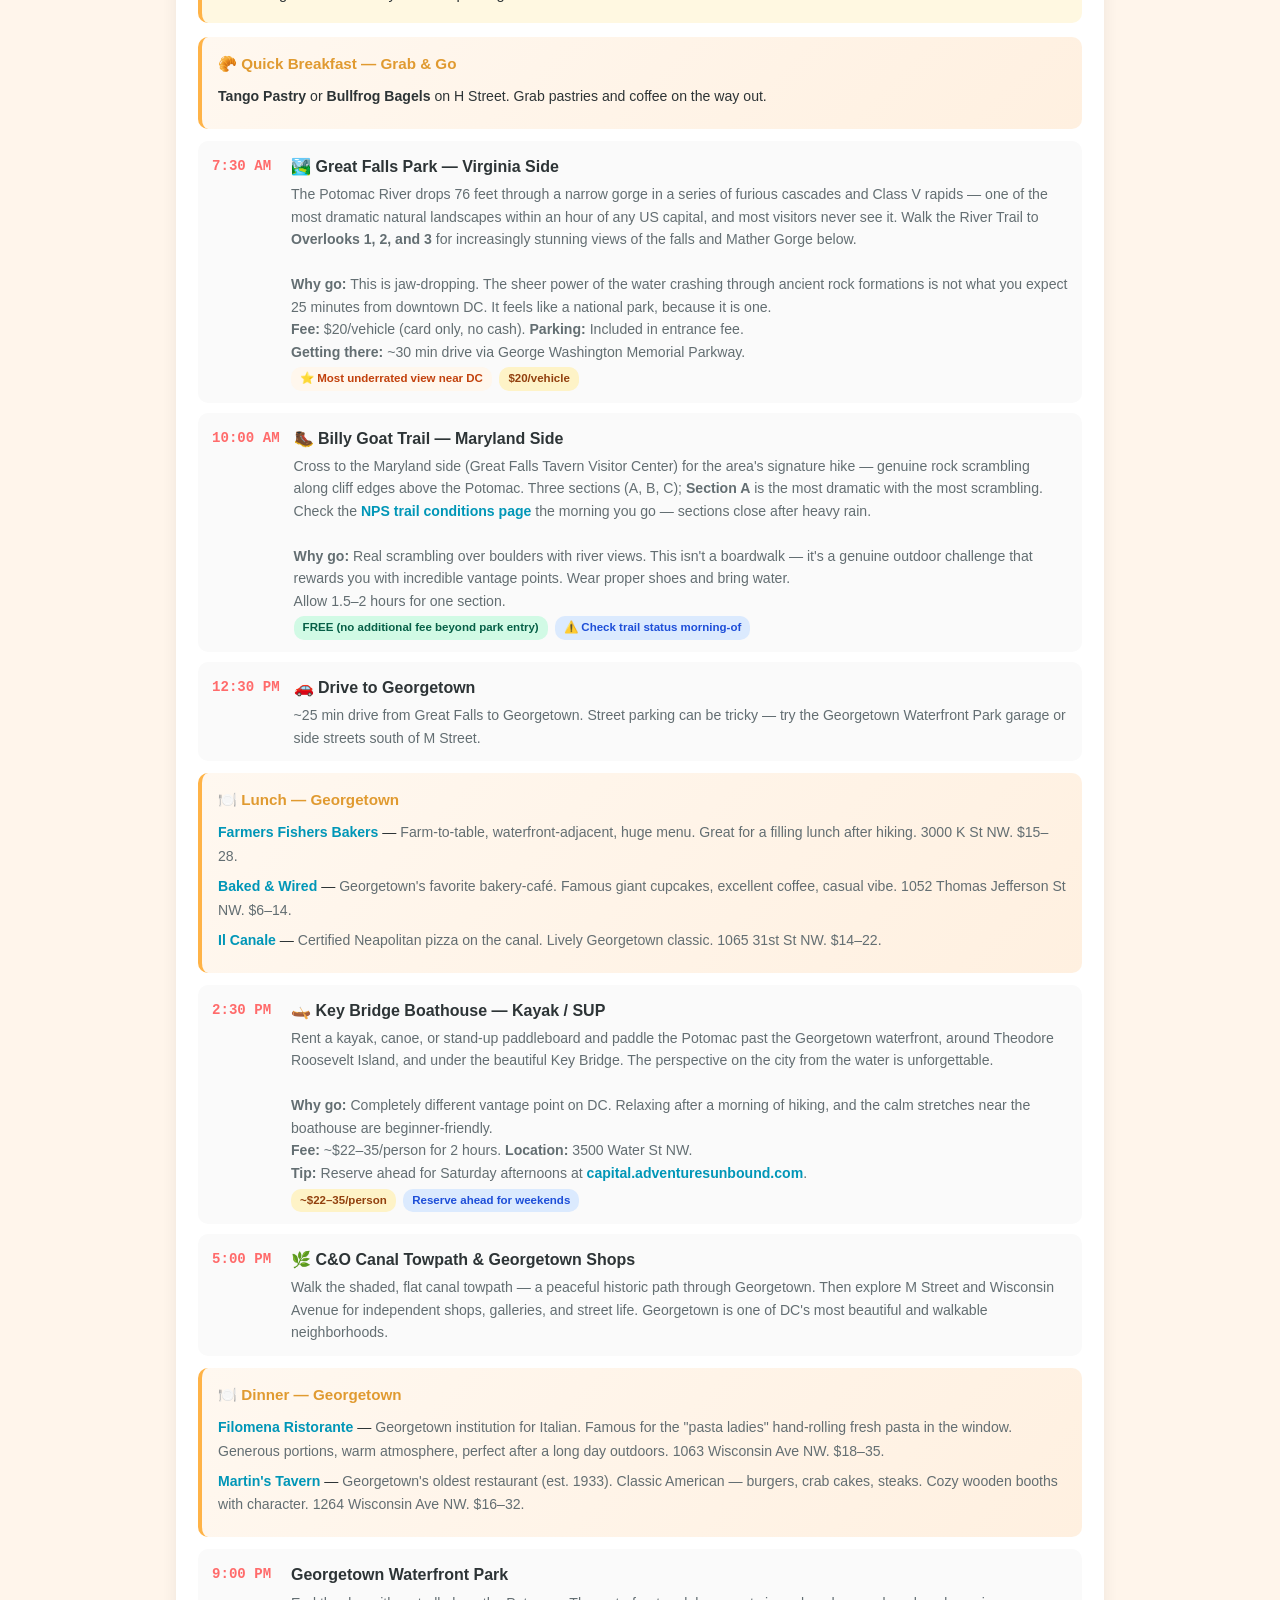
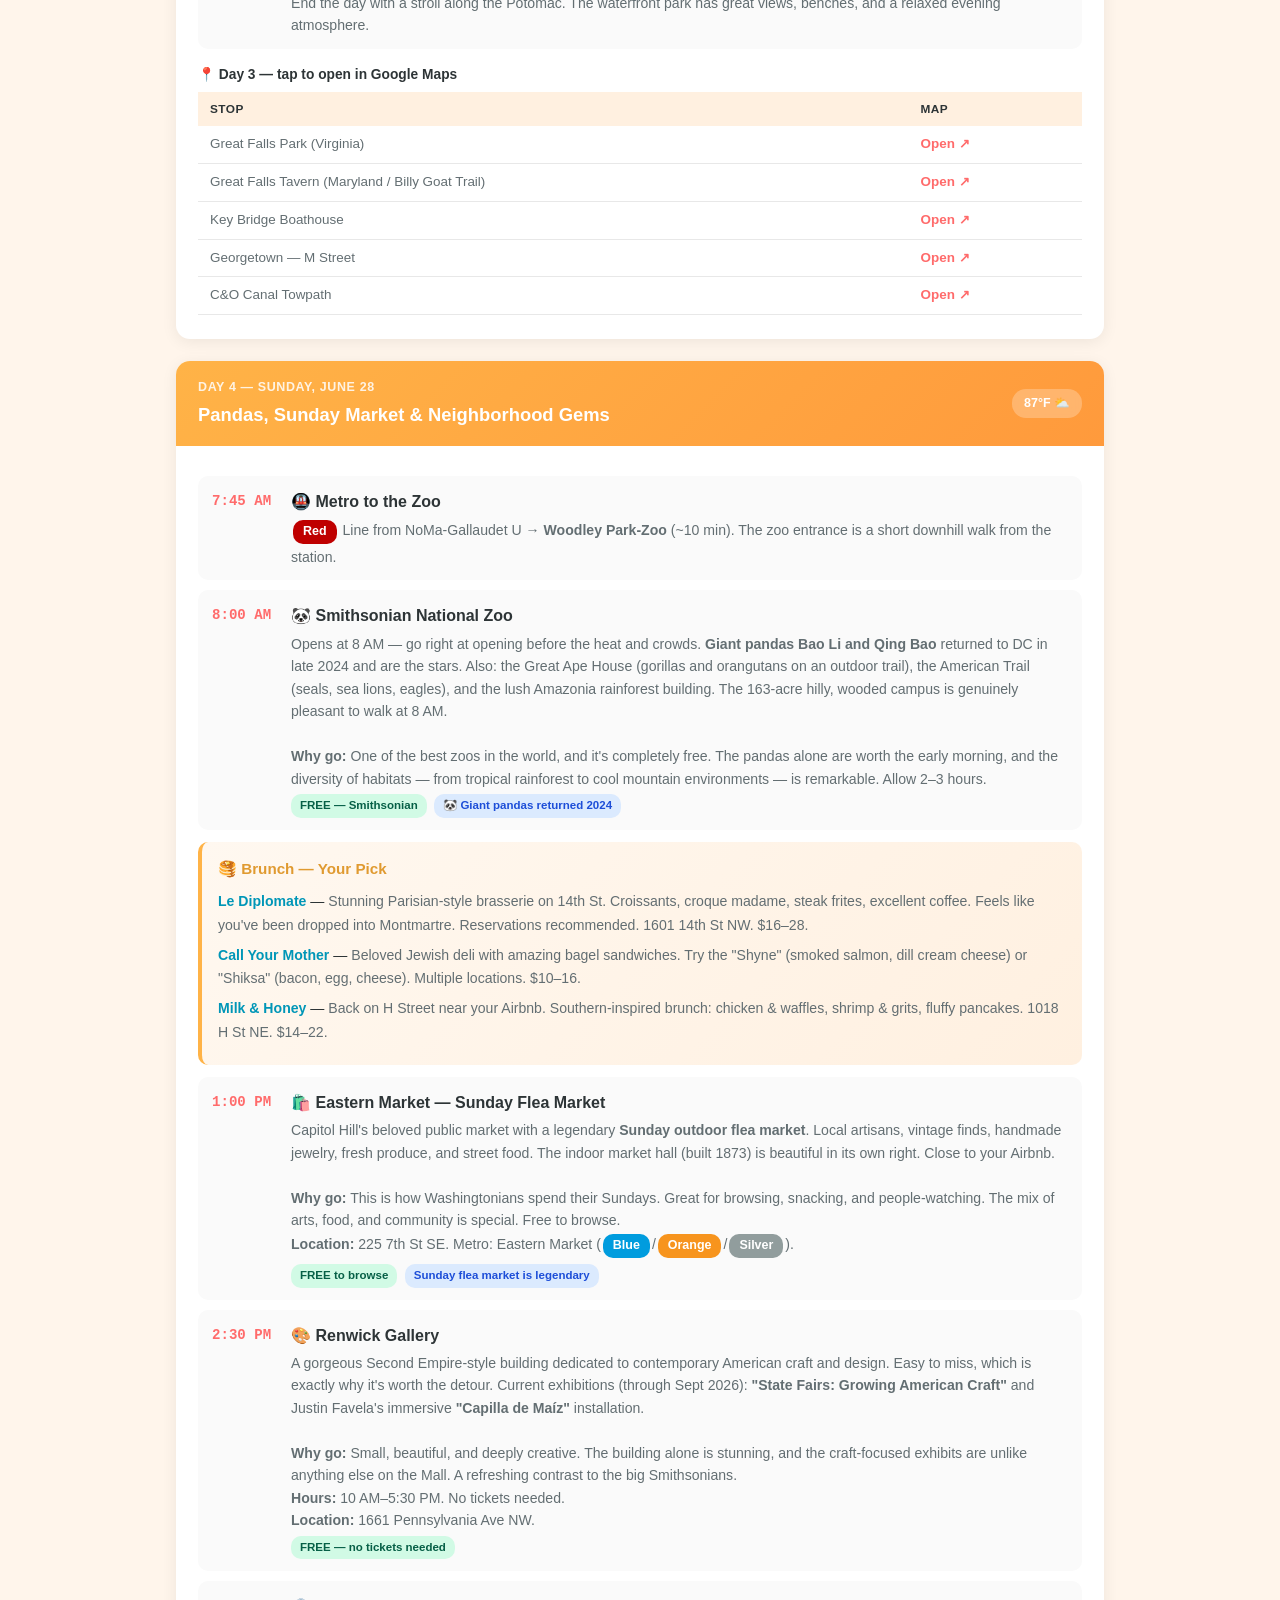
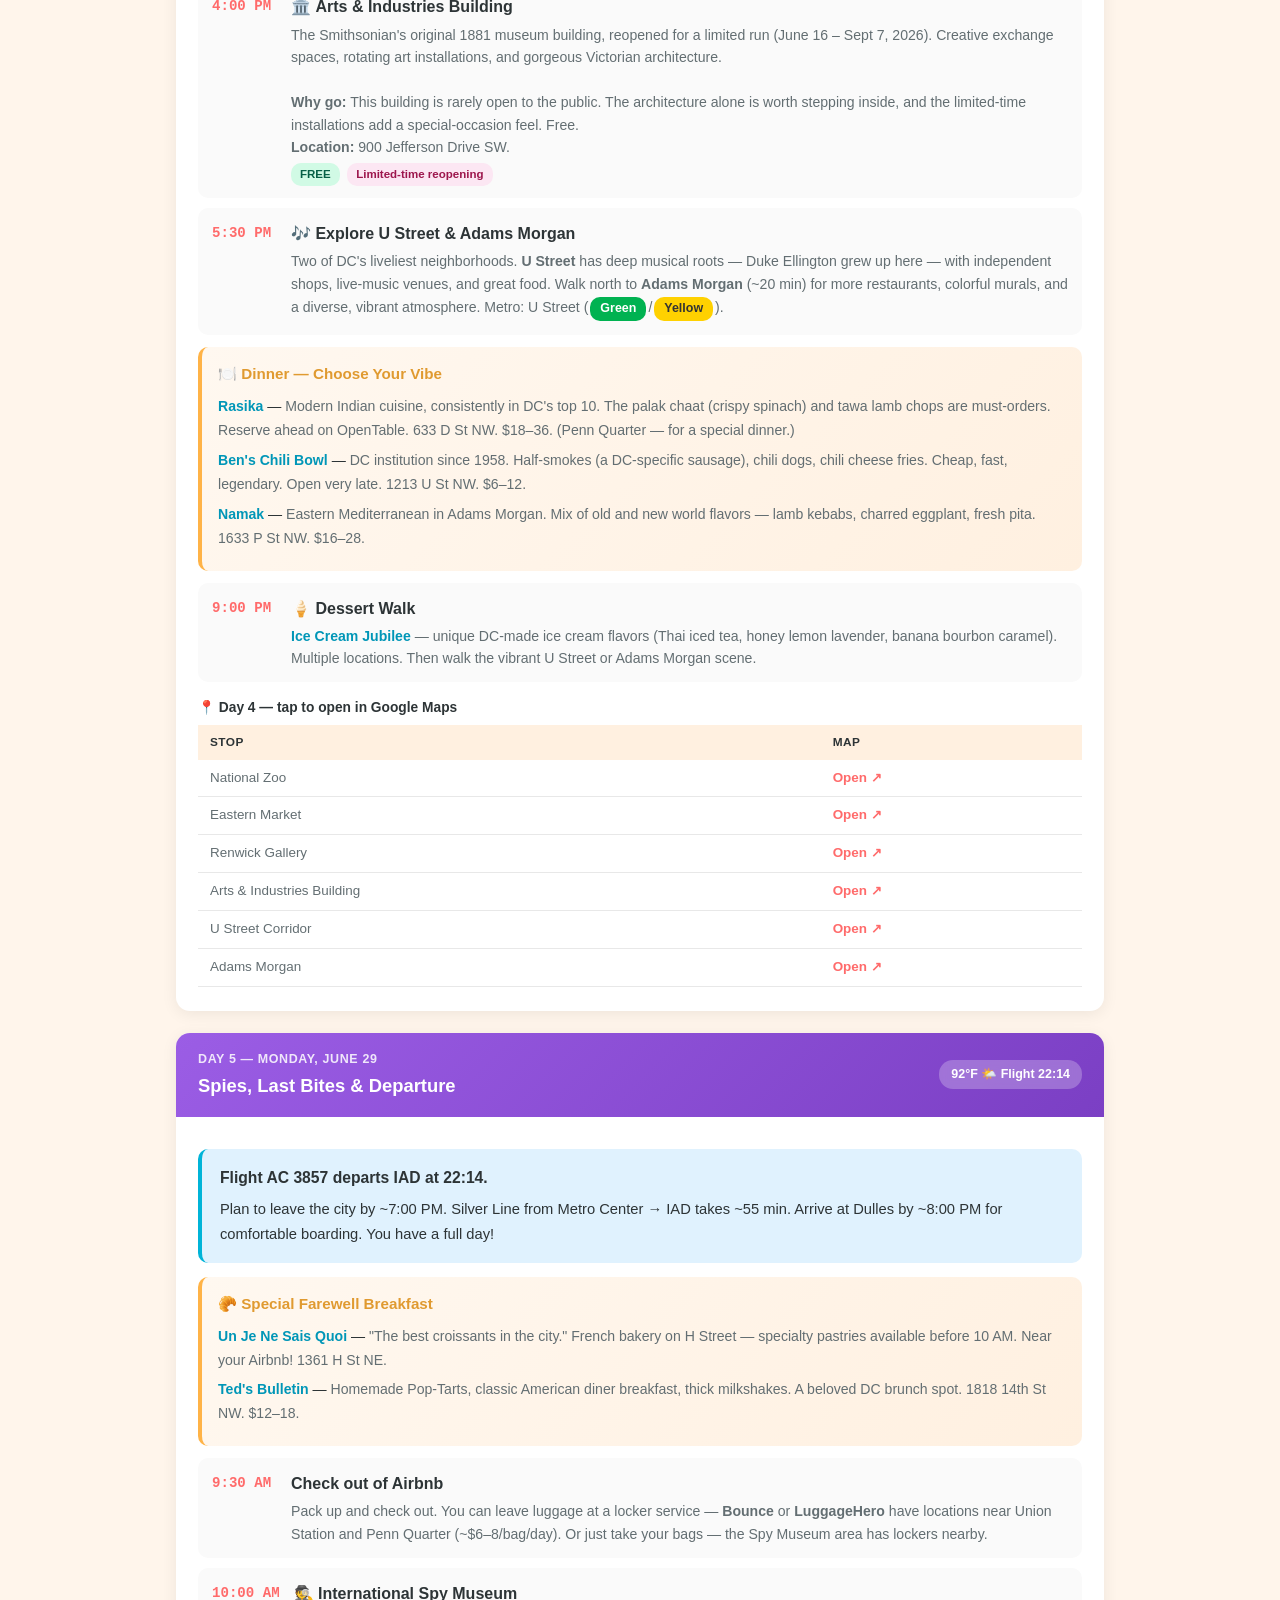
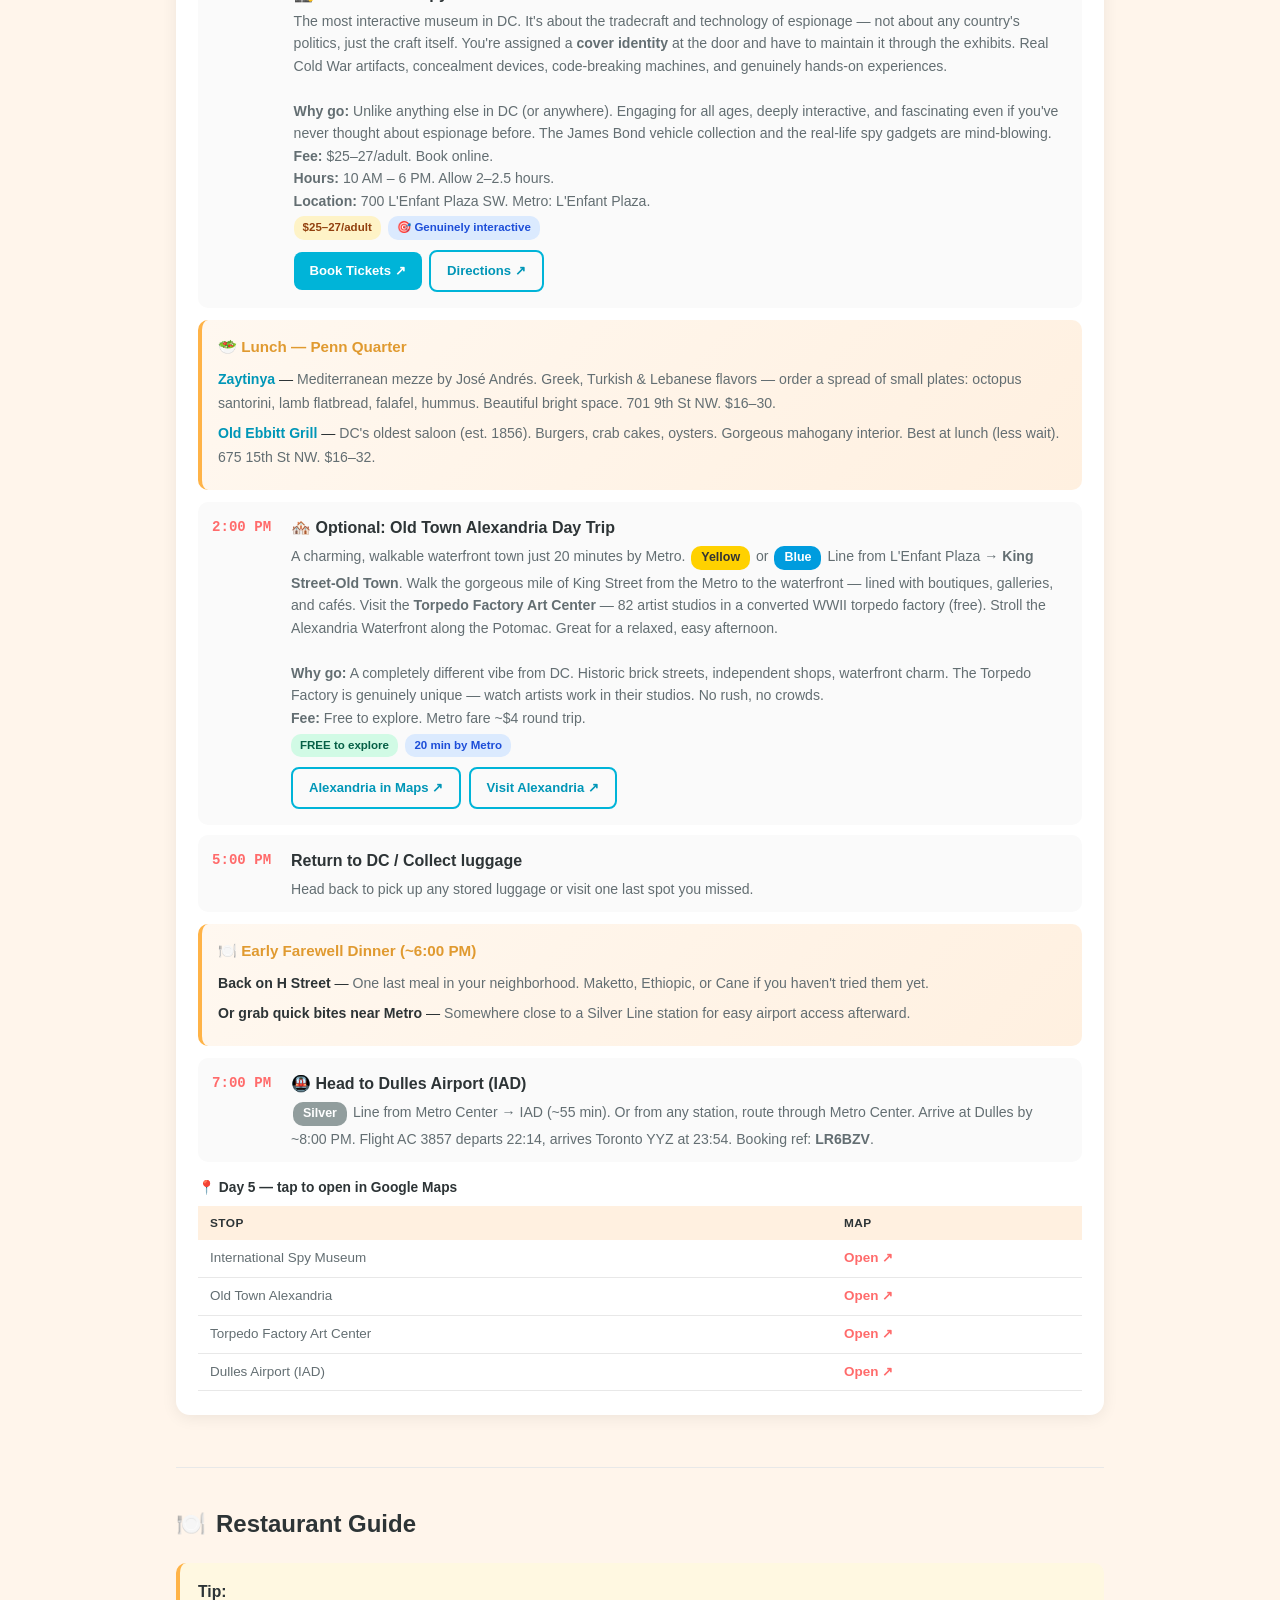
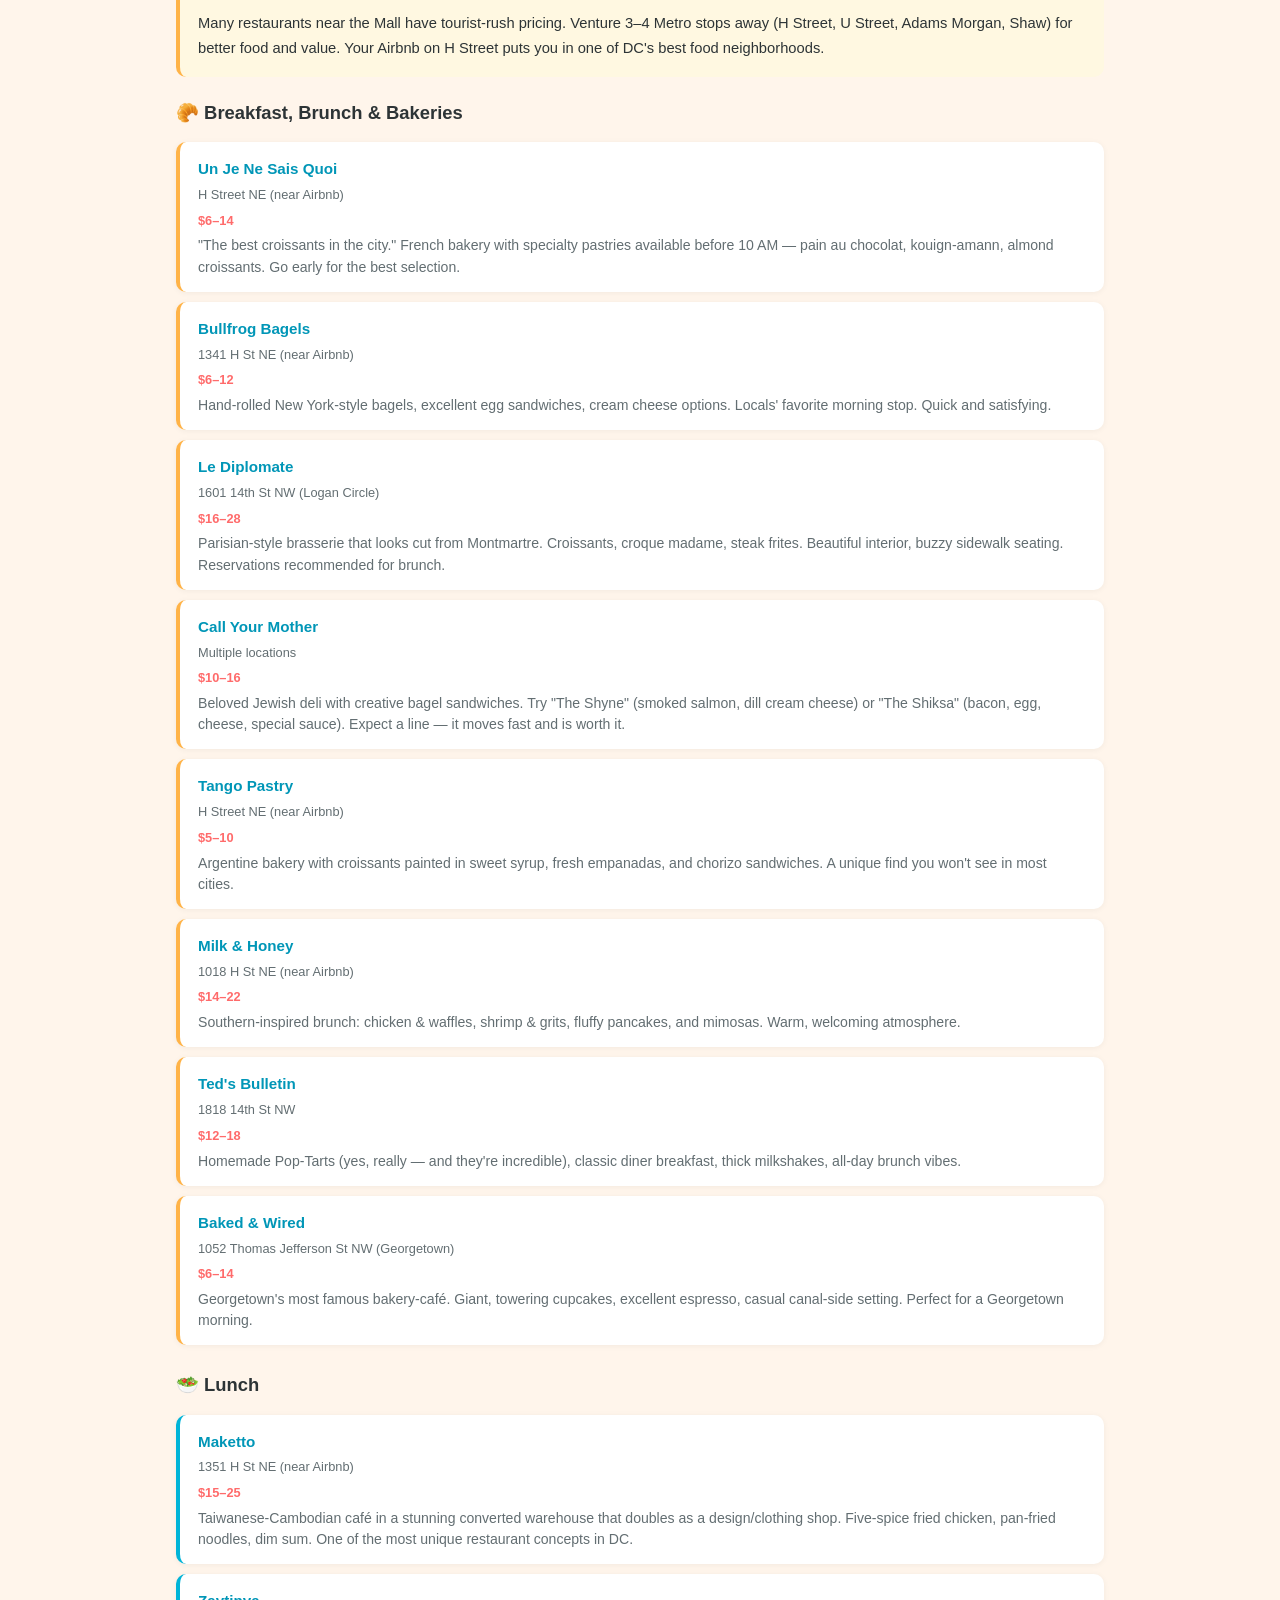
<file: WashingtonDC_TripPlan_2026.html>
<!DOCTYPE html>
<html lang="en">
<head>
  <meta charset="UTF-8"/>
  <meta name="viewport" content="width=device-width, initial-scale=1.0"/>
  <title>Washington DC Trip — June 25–29, 2026</title>
  <style>
    :root {
      --coral: #FF6B6B;
      --coral-light: #FF8E8E;
      --teal: #00B4D8;
      --teal-dark: #0096B7;
      --mint: #2EC4B6;
      --golden: #FFB347;
      --golden-dark: #E09A30;
      --lavender: #9B5DE5;
      --sunny: #FFD166;
      --peach: #FFECD2;
      --sky: #E0F7FA;
      --blush: #FFE0E6;
      --lime: #E8F5E9;
      --bg: #FFF5EB;
      --card: #FFFFFF;
      --text: #2D3436;
      --muted: #636E72;
      --border: #E8E8E8;
    }
    *, *::before, *::after { box-sizing: border-box; margin: 0; padding: 0; }
    html { scroll-behavior: smooth; }
    body {
      font-family: 'Segoe UI', -apple-system, BlinkMacSystemFont, 'Helvetica Neue', Arial, sans-serif;
      background: var(--bg);
      color: var(--text);
      line-height: 1.7;
      font-size: 16px;
    }
    a { color: var(--teal-dark); text-decoration: none; font-weight: 600; }
    a:hover { color: var(--coral); text-decoration: underline; }
    ul { padding-left: 1.4em; }
    li { margin: 4px 0; }

    .hero {
      background: linear-gradient(135deg, #FF6B6B 0%, #FF8E53 25%, #FFD166 50%, #2EC4B6 75%, #00B4D8 100%);
      color: #fff;
      text-align: center;
      padding: 60px 24px 50px;
      position: relative;
    }
    .hero::after {
      content: '';
      position: absolute;
      bottom: 0;
      left: 0;
      right: 0;
      height: 40px;
      background: linear-gradient(to bottom, transparent, var(--bg));
    }
    .hero-icon { font-size: 3.2rem; margin-bottom: 10px; }
    .hero h1 { font-size: 2.4rem; font-weight: 800; text-shadow: 1px 2px 8px rgba(0,0,0,0.25); margin-bottom: 6px; }
    .hero-sub { font-size: 1.1rem; opacity: 0.95; margin-bottom: 4px; }
    .hero-dates { font-size: 1.25rem; font-weight: 700; color: #FFF9E6; margin: 10px 0 16px; text-shadow: 0 1px 4px rgba(0,0,0,0.2); }
    .hero-chips { display: flex; flex-wrap: wrap; justify-content: center; gap: 8px; }
    .chip { background: rgba(255,255,255,0.22); backdrop-filter: blur(4px); border: 1px solid rgba(255,255,255,0.35); border-radius: 20px; padding: 5px 14px; font-size: 0.82rem; font-weight: 600; }

    .container { max-width: 960px; margin: 0 auto; padding: 0 16px; }

    .toc {
      background: var(--card);
      border: 1px solid var(--border);
      border-radius: 14px;
      padding: 18px 20px;
      margin: 24px auto 0;
      max-width: 960px;
      box-shadow: 0 2px 12px rgba(0,0,0,0.06);
    }
    .toc-title { font-weight: 700; color: var(--text); margin-bottom: 10px; font-size: 1rem; }
    .toc-links { display: flex; flex-wrap: wrap; gap: 7px; }
    .toc-links a {
      background: #FFF0E0;
      color: var(--text);
      text-decoration: none;
      font-size: 0.82rem;
      font-weight: 600;
      padding: 6px 13px;
      border-radius: 16px;
      border: 1px solid #FFD9B3;
      transition: all 0.15s;
    }
    .toc-links a:hover { background: var(--coral); color: #fff; border-color: var(--coral); text-decoration: none; }

    .section { padding: 36px 0 30px; border-bottom: 1px solid var(--border); }
    .section-header { display: flex; align-items: center; gap: 10px; margin-bottom: 18px; }
    .section-icon { font-size: 1.5rem; }
    .section-title { font-size: 1.5rem; font-weight: 700; color: var(--text); }

    .stats-bar {
      display: flex;
      flex-wrap: wrap;
      gap: 0;
      background: linear-gradient(135deg, #FF6B6B, #FF8E53, #FFD166);
      border-radius: 12px;
      overflow: hidden;
      margin: 20px 0;
    }
    .stat-item { flex: 1; min-width: 130px; padding: 14px 16px; border-right: 1px solid rgba(255,255,255,0.2); }
    .stat-item:last-child { border-right: none; }
    .stat-label { font-size: 0.72rem; text-transform: uppercase; letter-spacing: 0.06em; color: rgba(255,255,255,0.75); margin-bottom: 3px; font-weight: 600; }
    .stat-value { font-size: 0.95rem; font-weight: 700; color: #fff; }

    .card {
      background: var(--card);
      border-radius: 12px;
      box-shadow: 0 2px 14px rgba(0,0,0,0.06);
      padding: 18px 20px;
    }
    .grid-2 { display: grid; grid-template-columns: 1fr 1fr; gap: 16px; }
    @media (max-width: 680px) {
      .grid-2 { grid-template-columns: 1fr; }
      .hero h1 { font-size: 1.8rem; }
      .stats-bar { flex-direction: column; }
      .stat-item { border-right: none; border-bottom: 1px solid rgba(255,255,255,0.15); }
    }

    .alert { border-radius: 10px; padding: 16px 18px; margin: 12px 0; font-size: 0.92rem; }
    .alert strong { display: block; margin-bottom: 5px; font-size: 0.98rem; }
    .alert-info { background: #E0F2FE; border-left: 4px solid var(--teal); }
    .alert-tip { background: #FFF8E1; border-left: 4px solid var(--golden); }
    .alert-success { background: #E8F5E9; border-left: 4px solid var(--mint); }
    .alert-heat { background: linear-gradient(135deg, #FF6B6B15, #FF8E5315); border-left: 4px solid var(--coral); }

    .flight-card {
      background: var(--card);
      border-radius: 12px;
      padding: 18px 20px;
      box-shadow: 0 2px 10px rgba(0,0,0,0.06);
      border-top: 4px solid var(--teal);
    }
    .flight-route { display: flex; align-items: center; gap: 12px; margin: 10px 0; flex-wrap: wrap; }
    .flight-city { font-weight: 700; font-size: 1.1rem; }
    .flight-time { font-family: 'Courier New', monospace; font-size: 1.3rem; font-weight: 700; color: var(--coral); }
    .flight-arrow { font-size: 1.4rem; color: var(--muted); }
    .flight-detail { font-size: 0.85rem; color: var(--muted); margin: 2px 0; }
    .flight-ref { display: inline-block; background: #FFF0E0; color: var(--golden-dark); font-weight: 700; padding: 2px 10px; border-radius: 6px; font-size: 0.85rem; margin-top: 4px; }

    .accom-card {
      background: var(--card);
      border-radius: 12px;
      padding: 20px 22px;
      box-shadow: 0 2px 12px rgba(0,0,0,0.07);
      border-top: 4px solid var(--mint);
    }
    .accom-card h3 { color: var(--text); margin-bottom: 8px; }
    .accom-detail { font-size: 0.9rem; color: var(--muted); margin: 3px 0; }
    .accom-detail strong { color: var(--text); }

    .weather-grid { display: grid; grid-template-columns: repeat(auto-fit, minmax(160px, 1fr)); gap: 12px; margin: 14px 0; }
    .weather-day {
      background: var(--card);
      border-radius: 10px;
      padding: 14px 16px;
      text-align: center;
      box-shadow: 0 2px 8px rgba(0,0,0,0.05);
    }
    .weather-date { font-weight: 700; font-size: 0.85rem; color: var(--muted); margin-bottom: 4px; }
    .weather-icon { font-size: 2rem; margin: 4px 0; }
    .weather-temp { font-weight: 700; font-size: 1.1rem; color: var(--coral); }
    .weather-low { font-size: 0.85rem; color: var(--muted); }

    .event-card {
      background: var(--card);
      border-radius: 10px;
      padding: 14px 18px;
      margin: 10px 0;
      border-left: 4px solid var(--sunny);
      box-shadow: 0 1px 6px rgba(0,0,0,0.05);
    }
    .event-card h4 { color: var(--text); margin-bottom: 4px; font-size: 1rem; }
    .event-card .event-dates { font-size: 0.82rem; color: var(--coral); font-weight: 600; margin-bottom: 4px; }
    .event-card p { font-size: 0.9rem; color: var(--muted); }

    .metro-card {
      background: linear-gradient(135deg, #003DA5, #0057B8);
      color: #fff;
      border-radius: 12px;
      padding: 18px 20px;
    }
    .metro-card h3 { color: var(--sunny); margin-bottom: 10px; }
    .metro-card li { color: rgba(255,255,255,0.9); margin: 6px 0; }
    .metro-line { display: inline-block; padding: 2px 10px; border-radius: 10px; font-size: 0.78rem; font-weight: 700; margin: 2px; }
    .ml-red { background: #BF0000; color: white; }
    .ml-blue { background: #009CDE; color: white; }
    .ml-yellow { background: #FFD100; color: #333; }
    .ml-green { background: #00B251; color: white; }
    .ml-orange { background: #F7941D; color: white; }
    .ml-silver { background: #919D9D; color: white; }

    .day-card {
      background: var(--card);
      border-radius: 14px;
      box-shadow: 0 3px 16px rgba(0,0,0,0.07);
      margin: 22px 0;
      overflow: hidden;
    }
    .day-head {
      padding: 16px 22px;
      display: flex;
      justify-content: space-between;
      align-items: center;
      flex-wrap: wrap;
      gap: 8px;
      color: #fff;
    }
    .day-head-1 { background: linear-gradient(135deg, #FF6B6B, #FF8E53); }
    .day-head-2 { background: linear-gradient(135deg, #00B4D8, #0096B7); }
    .day-head-3 { background: linear-gradient(135deg, #2EC4B6, #1B9E8F); }
    .day-head-4 { background: linear-gradient(135deg, #FFB347, #FF9A3C); }
    .day-head-5 { background: linear-gradient(135deg, #9B5DE5, #7B3FC4); }
    .day-label { font-size: 0.78rem; opacity: 0.85; text-transform: uppercase; letter-spacing: 0.05em; font-weight: 600; }
    .day-name { font-size: 1.15rem; font-weight: 700; }
    .day-badge { background: rgba(255,255,255,0.25); color: #fff; padding: 4px 12px; border-radius: 14px; font-size: 0.78rem; font-weight: 700; backdrop-filter: blur(4px); }
    .day-body { padding: 20px 22px; }

    .activity { display: flex; gap: 14px; padding: 12px 14px; background: #FAFAFA; border-radius: 10px; margin: 10px 0; }
    .act-time { font-weight: 700; color: var(--coral); min-width: 65px; font-family: 'Courier New', monospace; font-size: 0.88rem; padding-top: 2px; }
    .act-body { flex: 1; }
    .act-title { font-weight: 700; color: var(--text); margin-bottom: 3px; font-size: 1rem; }
    .act-title a { color: var(--text); }
    .act-title a:hover { color: var(--coral); }
    .act-desc { font-size: 0.88rem; color: var(--muted); line-height: 1.6; }
    .act-tag { display: inline-block; font-size: 0.72rem; font-weight: 700; padding: 2px 9px; border-radius: 10px; margin: 4px 3px 0 0; }
    .tag-free { background: #D1FAE5; color: #065F46; }
    .tag-paid { background: #FEF3C7; color: #92400E; }
    .tag-info { background: #DBEAFE; color: #1D4ED8; }
    .tag-new { background: #FCE7F3; color: #9D174D; }
    .tag-star { background: #FFF7ED; color: #C2410C; }

    .meal-box {
      background: linear-gradient(135deg, #FFF8F0, #FFF0E0);
      border-radius: 10px;
      padding: 14px 16px;
      margin: 12px 0;
      border-left: 4px solid var(--golden);
    }
    .meal-box h4 { color: var(--golden-dark); margin-bottom: 8px; font-size: 0.95rem; }
    .meal-option { margin: 6px 0; font-size: 0.88rem; }
    .meal-option strong { color: var(--text); }
    .meal-option span { color: var(--muted); }

    .map-table { width: 100%; border-collapse: collapse; margin: 14px 0 4px; font-size: 0.84rem; }
    .map-table caption { text-align: left; font-weight: 700; color: var(--text); margin-bottom: 6px; font-size: 0.86rem; }
    .map-table th { background: #FFF0E0; color: var(--text); padding: 7px 12px; text-align: left; font-size: 0.74rem; text-transform: uppercase; letter-spacing: 0.04em; font-weight: 700; }
    .map-table td { padding: 7px 12px; border-bottom: 1px solid var(--border); color: var(--muted); }
    .map-table td a { color: var(--coral); font-weight: 700; text-decoration: none; }
    .map-table td a:hover { text-decoration: underline; }

    .food-section-grid { display: grid; grid-template-columns: 1fr; gap: 10px; margin: 14px 0; }
    .food-card {
      background: var(--card);
      border-radius: 10px;
      padding: 14px 18px;
      border-left: 4px solid var(--coral);
      box-shadow: 0 1px 6px rgba(0,0,0,0.05);
    }
    .food-card.brunch { border-left-color: var(--golden); }
    .food-card.lunch { border-left-color: var(--teal); }
    .food-card.dinner { border-left-color: var(--lavender); }
    .food-card h4 { color: var(--text); margin-bottom: 2px; font-size: 0.95rem; }
    .food-card .food-loc { font-size: 0.8rem; color: var(--muted); margin-bottom: 4px; }
    .food-card .food-price { font-size: 0.8rem; color: var(--coral); font-weight: 600; margin-bottom: 4px; }
    .food-card p { font-size: 0.88rem; color: var(--muted); line-height: 1.5; }

    .fee-table { width: 100%; border-collapse: collapse; margin: 16px 0; font-size: 0.92rem; }
    .fee-table th { background: linear-gradient(135deg, #FF6B6B, #FF8E53); color: #fff; padding: 10px 14px; text-align: left; font-weight: 700; }
    .fee-table td { padding: 9px 14px; border-bottom: 1px solid var(--border); }
    .fee-table tr:nth-child(even) td { background: #FFF8F0; }
    .fee-free { color: #065F46; font-weight: 700; }
    .fee-paid { color: var(--coral); font-weight: 700; }

    .pack-grid { display: grid; grid-template-columns: repeat(auto-fit, minmax(200px, 1fr)); gap: 14px; margin: 14px 0; }
    .pack-card { background: var(--card); border-radius: 10px; padding: 14px 16px; box-shadow: 0 1px 6px rgba(0,0,0,0.05); }
    .pack-card h4 { font-size: 0.9rem; color: var(--text); margin-bottom: 8px; border-bottom: 2px solid var(--sunny); padding-bottom: 5px; }
    .pack-card li { font-size: 0.85rem; color: var(--muted); list-style: none; padding: 2px 0; }
    .pack-card li::before { content: '✓ '; color: var(--mint); font-weight: 700; }

    .links-grid { display: grid; grid-template-columns: repeat(auto-fit, minmax(220px, 1fr)); gap: 12px; margin: 14px 0; }
    .link-card { background: var(--card); border-radius: 10px; padding: 14px 16px; box-shadow: 0 1px 6px rgba(0,0,0,0.05); }
    .link-card h4 { font-size: 0.82rem; color: var(--muted); text-transform: uppercase; letter-spacing: 0.05em; margin-bottom: 8px; font-weight: 700; }
    .link-card a { display: block; font-weight: 600; font-size: 0.88rem; margin: 4px 0; padding: 4px 0; border-bottom: 1px solid var(--border); text-decoration: none; color: var(--teal-dark); }
    .link-card a:last-child { border-bottom: none; }
    .link-card a:hover { color: var(--coral); }

    .btn {
      display: inline-block;
      padding: 8px 16px;
      border-radius: 8px;
      text-decoration: none;
      font-weight: 700;
      font-size: 0.82rem;
      margin: 4px 3px 4px 0;
      transition: opacity 0.2s, transform 0.1s;
    }
    .btn:hover { opacity: 0.85; transform: translateY(-1px); text-decoration: none; }
    .btn-coral { background: var(--coral); color: #fff; }
    .btn-teal { background: var(--teal); color: #fff; }
    .btn-outline { border: 2px solid var(--teal); color: var(--teal-dark); background: transparent; }

    .footer {
      background: linear-gradient(135deg, #2D3436, #636E72);
      color: rgba(255,255,255,0.8);
      text-align: center;
      padding: 30px 24px;
      font-size: 0.85rem;
    }
    .footer a { color: var(--sunny); }

    .back-top {
      position: fixed;
      bottom: 20px;
      right: 20px;
      background: var(--coral);
      color: #fff;
      border: none;
      border-radius: 50%;
      width: 44px;
      height: 44px;
      font-size: 1.3rem;
      cursor: pointer;
      box-shadow: 0 3px 12px rgba(0,0,0,0.2);
      display: none;
      z-index: 100;
      text-decoration: none;
      line-height: 44px;
      text-align: center;
    }
    .back-top:hover { background: var(--coral-light); text-decoration: none; color: #fff; }
  </style>
</head>
<body>

<div class="hero">
  <div class="hero-icon">🌸</div>
  <h1>Washington, D.C.</h1>
  <p class="hero-sub">Museums, waterfalls, world-class food, and panda bears — your capital city adventure.</p>
  <div class="hero-dates">June 25 – 29, 2026</div>
  <div class="hero-chips">
    <span class="chip">🗓️ 5 Days / 4 Nights</span>
    <span class="chip">🚇 Metro + Walk</span>
    <span class="chip">🏛️ Most Museums FREE</span>
    <span class="chip">🐼 Pandas Are Back</span>
  </div>
</div>

<nav class="toc" id="top">
  <div class="toc-title">Jump to a section</div>
  <div class="toc-links">
    <a href="#flights">✈️ Flights</a>
    <a href="#stay">🏠 Stay</a>
    <a href="#weather">🌤️ Weather</a>
    <a href="#events">🎉 Events</a>
    <a href="#getting-around">🚇 Getting Around</a>
    <a href="#itinerary">📅 Itinerary</a>
    <a href="#food-guide">🍽️ Restaurant Guide</a>
    <a href="#fees">💵 Fees</a>
    <a href="#packing">🎒 Packing</a>
    <a href="#links">🔗 Links</a>
  </div>
</nav>

<div class="container">

  <div style="padding: 24px 0 0;">
    <div class="stats-bar">
      <div class="stat-item"><div class="stat-label">Duration</div><div class="stat-value">5 Days / 4 Nights</div></div>
      <div class="stat-item"><div class="stat-label">Getting Around</div><div class="stat-value">Metro + Walk + Car</div></div>
      <div class="stat-item"><div class="stat-label">Museum Entry</div><div class="stat-value">Mostly FREE</div></div>
      <div class="stat-item"><div class="stat-label">Home Base</div><div class="stat-value">H Street NE</div></div>
    </div>
  </div>

  <!-- FLIGHTS -->
  <div class="section" id="flights">
    <div class="section-header">
      <span class="section-icon">✈️</span>
      <h2 class="section-title">Flights</h2>
    </div>
    <div class="grid-2">
      <div class="flight-card">
        <h3 style="margin-bottom:8px;">Outbound — Thu, June 25</h3>
        <div class="flight-route">
          <div>
            <div class="flight-city">Toronto YTZ</div>
            <div class="flight-time">15:15</div>
            <div class="flight-detail">Billy Bishop Toronto City Airport</div>
          </div>
          <div class="flight-arrow">✈️ →</div>
          <div>
            <div class="flight-city">Washington IAD</div>
            <div class="flight-time">16:38</div>
            <div class="flight-detail">Washington Dulles International Airport</div>
          </div>
        </div>
        <div class="flight-detail">AC 8540 · Air Canada Express – Jazz</div>
        <div class="flight-detail">De Havilland Dash 8-400 · Economy (G) · 1hr 23m</div>
      </div>
      <div class="flight-card">
        <h3 style="margin-bottom:8px;">Return — Mon, June 29</h3>
        <div class="flight-route">
          <div>
            <div class="flight-city">Washington IAD</div>
            <div class="flight-time">22:14</div>
            <div class="flight-detail">Washington Dulles International Airport</div>
          </div>
          <div class="flight-arrow">✈️ →</div>
          <div>
            <div class="flight-city">Toronto YYZ</div>
            <div class="flight-time">23:54</div>
            <div class="flight-detail">Toronto-Pearson International, Terminal 1</div>
          </div>
        </div>
        <div class="flight-detail">AC 3857 · Republic Airways / United Express</div>
        <div class="flight-detail">Embraer E175 · Economy (G) · 1hr 40m · No meal</div>
        <div class="flight-ref">Booking ref: LR6BZV</div>
      </div>
    </div>
    <div class="alert alert-info" style="margin-top: 14px;">
      <strong>Getting from Dulles (IAD) to your Airbnb</strong>
      Take the <span class="metro-line ml-silver">Silver</span> Line from Dulles Airport Metro station → <strong>Metro Center</strong> (~50 min). Transfer to <span class="metro-line ml-red">Red</span> Line → <strong>NoMa-Gallaudet U</strong> (2 stops, ~5 min). Walk or short Uber to Airbnb (~12 min). Total: ~1 hr 15 min, ~$6 fare. <em>Or</em> Uber/Lyft direct: ~45–60 min, ~$50–65.
    </div>
  </div>

  <!-- ACCOMMODATION -->
  <div class="section" id="stay">
    <div class="section-header">
      <span class="section-icon">🏠</span>
      <h2 class="section-title">Your Stay</h2>
    </div>
    <div class="accom-card">
      <h3>Modern, Urban Retreat in D.C.</h3>
      <div class="accom-detail"><strong>Address:</strong> <a href="https://www.google.com/maps/search/?api=1&query=1210+19th+St+NE+Washington+DC+20002" target="_blank" rel="noopener">1210 19th St NE, Washington, DC 20002</a></div>
      <div class="accom-detail"><strong>Check-in:</strong> Thursday, June 25, 2026</div>
      <div class="accom-detail"><strong>Check-out:</strong> Monday, June 29, 2026</div>
      <div class="accom-detail"><strong>Reservation:</strong> HMXHTRE8AW</div>
      <div class="accom-detail"><strong>Phone:</strong> <a href="tel:+13605100774">+1 360-510-0774</a></div>
      <div class="accom-detail" style="margin-top:10px;"><strong>Nearest Metro:</strong> NoMa-Gallaudet U (<span class="metro-line ml-red">Red</span> Line) — ~12 min walk</div>
      <div class="accom-detail"><strong>Neighborhood:</strong> Near the H Street NE corridor — one of DC's most exciting food and culture streets. Ethiopian, Taiwanese, Caribbean, Argentine bakeries, and craft gelato all within walking distance.</div>
      <div style="margin-top: 10px;">
        <a href="https://www.google.com/maps/search/?api=1&query=1210+19th+St+NE+Washington+DC+20002" class="btn btn-coral" target="_blank" rel="noopener">Open in Maps ↗</a>
      </div>
    </div>
  </div>

  <!-- WEATHER -->
  <div class="section" id="weather">
    <div class="section-header">
      <span class="section-icon">🌤️</span>
      <h2 class="section-title">Weather Forecast</h2>
    </div>
    <div class="weather-grid">
      <div class="weather-day">
        <div class="weather-date">Thu, Jun 25</div>
        <div class="weather-icon">🌤️</div>
        <div class="weather-temp">90°F / 32°C</div>
        <div class="weather-low">Low: 71°F / 22°C</div>
      </div>
      <div class="weather-day">
        <div class="weather-date">Fri, Jun 26</div>
        <div class="weather-icon">☀️</div>
        <div class="weather-temp">89°F / 32°C</div>
        <div class="weather-low">Low: 72°F / 22°C</div>
      </div>
      <div class="weather-day">
        <div class="weather-date">Sat, Jun 27</div>
        <div class="weather-icon">⛅</div>
        <div class="weather-temp">87°F / 31°C</div>
        <div class="weather-low">Low: 68°F / 20°C</div>
      </div>
      <div class="weather-day">
        <div class="weather-date">Sun, Jun 28</div>
        <div class="weather-icon">⛅</div>
        <div class="weather-temp">87°F / 31°C</div>
        <div class="weather-low">Low: 70°F / 21°C</div>
      </div>
      <div class="weather-day">
        <div class="weather-date">Mon, Jun 29</div>
        <div class="weather-icon">🌤️</div>
        <div class="weather-temp">92°F / 33°C</div>
        <div class="weather-low">Low: 71°F / 22°C</div>
      </div>
    </div>
    <div class="alert alert-heat">
      <strong>☀️ DC Summer Heat Strategy</strong>
      <ul style="margin-top: 6px;">
        <li><strong>Mornings (before 10 AM):</strong> Best time for outdoor activities — hikes, zoo, waterfront walks.</li>
        <li><strong>Midday (12–4 PM):</strong> Hottest hours. Take shelter in air-conditioned museums.</li>
        <li><strong>Evenings (5 PM onward):</strong> Heat drops, crowds thin, beautiful light — ideal for neighborhood strolls and waterfront dining.</li>
        <li>Carry a water bottle everywhere and refill at museum fountains. Sunscreen SPF 50+, reapply often.</li>
        <li>Afternoon thunderstorms possible (30–40% chance) — keep a compact umbrella handy.</li>
      </ul>
    </div>
  </div>

  <!-- EVENTS -->
  <div class="section" id="events">
    <div class="section-header">
      <span class="section-icon">🎉</span>
      <h2 class="section-title">What's Happening in DC This Week</h2>
    </div>

    <div class="event-card" style="border-left-color: var(--teal);">
      <h4>✨ National Geographic Museum of Exploration — Grand Opening</h4>
      <div class="event-dates">Opens June 26 (your Day 2!)</div>
      <p>Brand-new $300M museum at 1600 M St NW. Over 100,000 sq ft of immersive exhibits, iconic photography, a 270° theater, and the Photo Ark exhibit. You'll be among the very first visitors. Tickets: $29.99/adult.</p>
      <a href="https://moe.nationalgeographic.org/en/visit/tickets" class="btn btn-teal" target="_blank" rel="noopener">Book Tickets ↗</a>
    </div>

    <div class="event-card">
      <h4>🍖 Giant National Capital BBQ Battle</h4>
      <div class="event-dates">June 27–28 (your Sat–Sun)</div>
      <p>One of DC's biggest outdoor food festivals. BBQ pitmasters from across the country compete while you sample the results. Pennsylvania Avenue NW. Free to browse, food/drink for purchase.</p>
      <a href="https://www.google.com/maps/search/?api=1&query=BBQ+Battle+Pennsylvania+Avenue+Washington+DC" class="btn btn-outline" target="_blank" rel="noopener">Location ↗</a>
    </div>

    <div class="event-card">
      <h4>🍽️ EAT250 — America at the Table</h4>
      <div class="event-dates">Through June 28</div>
      <p>A city-wide food festival celebrating 250 years of American cuisine. Restaurants across DC are offering special collaboration dinners, tastings, and prix-fixe menus. Check participating restaurants when making reservations.</p>
      <a href="https://dc250.us/events" class="btn btn-outline" target="_blank" rel="noopener">Event Details ↗</a>
    </div>

    <div class="event-card">
      <h4>🎨 Arts &amp; Industries Building — Reopened</h4>
      <div class="event-dates">June 16 – Sept 7 (limited run)</div>
      <p>The Smithsonian's original museum building is open again for a limited time. Creative exchange spaces, rotating installations, and beautiful architecture. Free entry.</p>
      <a href="https://www.google.com/maps/search/?api=1&query=Arts+and+Industries+Building+Smithsonian" class="btn btn-outline" target="_blank" rel="noopener">Location ↗</a>
    </div>

    <div class="alert alert-info" style="margin-top: 12px;">
      <strong>Heads up — the National Mall will be busier than usual.</strong>
      A large public festival is running on the Mall (between 4th and 14th Streets) throughout your visit. Museums remain open and free, but expect bigger crowds around the Mall area. Arrive early for museums and use side entrances when possible.
    </div>
  </div>

  <!-- GETTING AROUND -->
  <div class="section" id="getting-around">
    <div class="section-header">
      <span class="section-icon">🚇</span>
      <h2 class="section-title">Getting Around</h2>
    </div>
    <div class="alert alert-success">
      <strong>The Metro is your best friend.</strong> DC's rail system covers everywhere you'll want to go. Use the car for Great Falls (Day 3) — otherwise, Metro + walking is faster, cheaper, and stress-free.
    </div>

    <div class="metro-card" style="margin-top: 14px;">
      <h3>Key Metro Lines for This Trip</h3>
      <ul>
        <li><span class="metro-line ml-red">Red</span> <strong>Your home line.</strong> NoMa-Gallaudet U (your station) → Union Station → Gallery Place → Dupont Circle → Woodley Park (Zoo)</li>
        <li><span class="metro-line ml-silver">Silver</span> Dulles Airport (IAD) → Rosslyn → Foggy Bottom → Metro Center → Smithsonian → L'Enfant Plaza</li>
        <li><span class="metro-line ml-blue">Blue</span><span class="metro-line ml-orange">Orange</span><span class="metro-line ml-silver">Silver</span> Foggy Bottom (Georgetown nearby) → Smithsonian (the Mall) → L'Enfant Plaza (Spy Museum)</li>
        <li><span class="metro-line ml-green">Green</span> Gallery Place → Waterfront (The Wharf)</li>
        <li><span class="metro-line ml-yellow">Yellow</span><span class="metro-line ml-blue">Blue</span> L'Enfant Plaza → King Street-Old Town (Alexandria day trip)</li>
      </ul>
    </div>

    <div class="grid-2" style="margin-top: 14px;">
      <div class="card">
        <h3 style="margin-bottom: 8px; font-size: 1.05rem;">SmarTrip Card</h3>
        <ul style="font-size: 0.9rem;">
          <li>Buy at any Metro station vending machine (including IAD)</li>
          <li>Card: $10 ($8 credit + $2 for card)</li>
          <li>Rides: $2.25–$6.75 (weekends max $2.50!)</li>
          <li>Budget ~$12–$18/day for Metro</li>
          <li>Also works on Metrobus ($2 flat)</li>
        </ul>
        <a href="https://www.wmata.com/fares/smartrip/" class="btn btn-teal" target="_blank" rel="noopener">SmarTrip Info ↗</a>
      </div>
      <div class="card">
        <h3 style="margin-bottom: 8px; font-size: 1.05rem;">When to Use the Car</h3>
        <ul style="font-size: 0.9rem;">
          <li><strong>Day 3 (Great Falls):</strong> No transit access — car is the way (~30 min drive)</li>
          <li><strong>Everything else:</strong> Metro is faster and avoids $25–$50/day parking</li>
          <li>The <strong>D20 Metrobus</strong> runs along H Street NE (replaces the old streetcar route) — useful from your Airbnb area to Union Station</li>
          <li>Uber/Lyft are plentiful for short hops when Metro isn't direct</li>
        </ul>
        <a href="https://www.wmata.com" class="btn btn-outline" target="_blank" rel="noopener">WMATA Trip Planner ↗</a>
      </div>
    </div>
  </div>

  <!-- DAY BY DAY ITINERARY -->
  <div class="section" id="itinerary">
    <div class="section-header">
      <span class="section-icon">📅</span>
      <h2 class="section-title">Day-by-Day Itinerary</h2>
    </div>

    <!-- ============= DAY 1 ============= -->
    <div class="day-card">
      <div class="day-head day-head-1">
        <div>
          <div class="day-label">Day 1 — Thursday, June 25</div>
          <div class="day-name">Arrive &amp; Discover H Street</div>
        </div>
        <div class="day-badge">90°F ☀️</div>
      </div>
      <div class="day-body">

        <div class="activity">
          <div class="act-time">4:38 PM</div>
          <div class="act-body">
            <div class="act-title">Land at Washington Dulles (IAD)</div>
            <div class="act-desc">Flight AC 8540 from Toronto YTZ. Clear arrivals, grab your bags, and head to the Metro. The Silver Line station is inside the airport — follow signs to "Metro / Rail."</div>
          </div>
        </div>

        <div class="activity">
          <div class="act-time">5:15 PM</div>
          <div class="act-body">
            <div class="act-title">🚇 Metro to Your Airbnb</div>
            <div class="act-desc"><span class="metro-line ml-silver">Silver</span> Line from IAD → <strong>Metro Center</strong> (~50 min). Transfer to <span class="metro-line ml-red">Red</span> Line → <strong>NoMa-Gallaudet U</strong> (2 stops). Walk or short Uber to 1210 19th St NE. Buy a SmarTrip card at the IAD station vending machine — load $30 to start.</div>
          </div>
        </div>

        <div class="activity">
          <div class="act-time">6:30 PM</div>
          <div class="act-body">
            <div class="act-title">Check In &amp; Freshen Up</div>
            <div class="act-desc">Drop your bags, change into lightweight clothes, hydrate. The humidity hits the moment you step outside — you'll want to be comfortable.</div>
          </div>
        </div>

        <div class="activity">
          <div class="act-time">7:30 PM</div>
          <div class="act-body">
            <div class="act-title">🍽️ Explore H Street Corridor — Dinner</div>
            <div class="act-desc">One of DC's most exciting food streets is right in your neighborhood. Walk or short ride to the H Street NE strip for an incredible first dinner. This isn't a touristy area — it's where Washingtonians actually eat.</div>
          </div>
        </div>

        <div class="meal-box">
          <h4>🍽️ Dinner — Pick One</h4>
          <div class="meal-option"><strong><a href="https://www.google.com/maps/search/?api=1&query=Maketto+1351+H+Street+NE+Washington+DC" target="_blank" rel="noopener">Maketto</a></strong> — <span>Taiwanese-Cambodian café in a stunning converted warehouse space. The five-spice fried chicken is legendary. Also a clothing/design shop. 1351 H St NE. $15–25/plate.</span></div>
          <div class="meal-option"><strong><a href="https://www.google.com/maps/search/?api=1&query=Toki+Underground+1234+H+Street+NE+Washington+DC" target="_blank" rel="noopener">Toki Underground</a></strong> — <span>Cult-favorite Taiwanese ramen and dumplings in a graffiti-covered basement. Above The Pug bar — look for the stairs. 1234 H St NE. $14–20. Cash only.</span></div>
          <div class="meal-option"><strong><a href="https://www.google.com/maps/search/?api=1&query=Ethiopic+401+H+Street+NE+Washington+DC" target="_blank" rel="noopener">Ethiopic</a></strong> — <span>One of DC's best Ethiopian restaurants. Communal platters of injera with fragrant stews, excellent vegetarian options. 401 H St NE. $12–22.</span></div>
          <div class="meal-option"><strong><a href="https://www.google.com/maps/search/?api=1&query=Cane+403+H+Street+NE+Washington+DC" target="_blank" rel="noopener">Cane</a></strong> — <span>Caribbean street food: jerk wings, tender oxtail, Trin-Chinese chicken. Vibrant, fun atmosphere. 403 H St NE. $12–20.</span></div>
        </div>

        <div class="activity">
          <div class="act-time">9:30 PM</div>
          <div class="act-body">
            <div class="act-title">Dessert &amp; Evening Walk</div>
            <div class="act-desc"><strong><a href="https://www.google.com/maps/search/?api=1&query=Dolcezza+Gelato+H+Street+Washington+DC" target="_blank" rel="noopener">Dolcezza</a></strong> for artisan gelato (unique seasonal flavors, made in DC), or <strong><a href="https://www.google.com/maps/search/?api=1&query=Tango+Pastry+H+Street+NE+DC" target="_blank" rel="noopener">Tango Pastry</a></strong> for Argentine sweets. Walk the lively H Street scene — it stays vibrant into the night.</div>
          </div>
        </div>

        <table class="map-table">
          <caption>📍 Day 1 — tap to open in Google Maps</caption>
          <tr><th>Stop</th><th>Map</th></tr>
          <tr><td>Dulles Airport (IAD)</td><td><a href="https://www.google.com/maps/search/?api=1&query=Washington+Dulles+International+Airport" target="_blank" rel="noopener">Open ↗</a></td></tr>
          <tr><td>NoMa-Gallaudet U Metro</td><td><a href="https://www.google.com/maps/search/?api=1&query=NoMa+Gallaudet+U+Metro+Station+Washington+DC" target="_blank" rel="noopener">Open ↗</a></td></tr>
          <tr><td>Airbnb — 1210 19th St NE</td><td><a href="https://www.google.com/maps/search/?api=1&query=1210+19th+St+NE+Washington+DC+20002" target="_blank" rel="noopener">Open ↗</a></td></tr>
          <tr><td>H Street Corridor</td><td><a href="https://www.google.com/maps/search/?api=1&query=H+Street+Corridor+NE+Washington+DC" target="_blank" rel="noopener">Open ↗</a></td></tr>
        </table>
      </div>
    </div>

    <!-- ============= DAY 2 ============= -->
    <div class="day-card">
      <div class="day-head day-head-2">
        <div>
          <div class="day-label">Day 2 — Friday, June 26</div>
          <div class="day-name">Brand-New Museum &amp; Smithsonian Classics</div>
        </div>
        <div class="day-badge">89°F ☀️</div>
      </div>
      <div class="day-body">

        <div class="meal-box">
          <h4>🥐 Breakfast — H Street (near Airbnb)</h4>
          <div class="meal-option"><strong><a href="https://www.google.com/maps/search/?api=1&query=Bullfrog+Bagels+1341+H+Street+NE+DC" target="_blank" rel="noopener">Bullfrog Bagels</a></strong> — <span>Hand-rolled New York-style bagels, excellent egg sandwiches. Locals' favorite. 1341 H St NE.</span></div>
          <div class="meal-option"><strong><a href="https://www.google.com/maps/search/?api=1&query=Tango+Pastry+H+Street+NE+DC" target="_blank" rel="noopener">Tango Pastry</a></strong> — <span>Fresh Argentine croissants painted with sweet syrup, empanadas, chorizo sandwiches. A unique find. H St NE.</span></div>
        </div>

        <div class="activity">
          <div class="act-time">9:00 AM</div>
          <div class="act-body">
            <div class="act-title">✨ <a href="https://moe.nationalgeographic.org/en" target="_blank" rel="noopener">National Geographic Museum of Exploration</a></div>
            <div class="act-desc">This museum literally just opened — June 26 is opening day, and you'll be among the very first visitors. A $300 million reimagining of the National Geographic headquarters with over 100,000 sq ft of exhibits. <strong>Geoverse</strong> is a 270-degree immersive theater showing diverse landscapes. <strong>Photo Ark: Animals of Earth</strong> features Joel Sartore's stunning wildlife portraits. <strong>The Archives</strong> showcases 130+ years of exploration storytelling. The building itself is beautiful — sustainably built with a rooftop outdoor experience.<br><br><strong>Why go:</strong> There is nothing else like this in DC. Immersive, visual, and about the wonder of the natural world. Perfect for curious travelers.<br><strong>Hours:</strong> 9 AM – 8 PM. <strong>Location:</strong> 1600 M Street NW.<br><strong>Getting there:</strong> <span class="metro-line ml-red">Red</span> Line to Farragut North, 5 min walk.</div>
            <span class="act-tag tag-new">✨ OPENING DAY</span>
            <span class="act-tag tag-paid">$29.99/adult</span>
            <div style="margin-top: 6px;">
              <a href="https://moe.nationalgeographic.org/en/visit/tickets" class="btn btn-teal" target="_blank" rel="noopener">Book Tickets ↗</a>
              <a href="https://www.google.com/maps/search/?api=1&query=National+Geographic+Museum+of+Exploration+1600+M+Street+NW+Washington+DC" class="btn btn-outline" target="_blank" rel="noopener">Directions ↗</a>
            </div>
          </div>
        </div>

        <div class="meal-box">
          <h4>🥗 Lunch — Near the Mall</h4>
          <div class="meal-option"><strong><a href="https://www.google.com/maps/search/?api=1&query=Mitsitam+Cafe+Smithsonian+Washington+DC" target="_blank" rel="noopener">Mitsitam Café</a></strong> — <span>Inside the National Museum of the American Indian. Indigenous-inspired dishes from five regions. Excellent, underrated, and not a typical museum cafeteria. $12–18.</span></div>
          <div class="meal-option"><strong>Mall food trucks</strong> — <span>Line Madison Drive. Quick, varied, affordable.</span></div>
        </div>

        <div class="activity">
          <div class="act-time">1:00 PM</div>
          <div class="act-body">
            <div class="act-title">✈️ <a href="https://airandspace.si.edu" target="_blank" rel="noopener">National Air and Space Museum</a></div>
            <div class="act-desc">Freshly renovated with 13 reimagined galleries. See the Wright Flyer (the actual airplane from the first powered flight), the Apollo 11 Lunar Module, the Boeing Milestones of Flight Hall, and space-race artifacts. The IMAX Theater is worth a film if you want to rest your legs.<br><br><strong>Why go:</strong> One of the most visited museums in the world, and it just got a major upgrade. The aviation and space artifacts are the real thing — not replicas. Air-conditioned and enormous, perfect for the hottest part of the day.<br><strong>Hours:</strong> 10 AM – 5:30 PM. Allow 2 hours.</div>
            <span class="act-tag tag-free">FREE — no tickets needed</span>
          </div>
        </div>

        <div class="activity">
          <div class="act-time">3:30 PM</div>
          <div class="act-body">
            <div class="act-title">🎨 <a href="https://www.nga.gov/visit" target="_blank" rel="noopener">National Gallery of Art — East Building</a></div>
            <div class="act-desc">I.M. Pei's angular masterpiece holds the modern and contemporary collection — Calder's enormous mobile floating in the sun-filled atrium, Rothko, Pollock, Matisse cut-outs. The underground concourse connecting to the West Building features Leo Villareal's <strong>"Multiverse"</strong> — thousands of LED lights creating mesmerizing patterns in a tunnel. Don't skip it.<br><br><strong>Why go:</strong> World-class art in a stunning building, completely free. The Multiverse tunnel alone is worth the visit.</div>
            <span class="act-tag tag-free">FREE — no tickets needed</span>
            <span class="act-tag tag-info">✨ Don't miss the Multiverse tunnel</span>
          </div>
        </div>

        <div class="activity">
          <div class="act-time">5:30 PM</div>
          <div class="act-body">
            <div class="act-title">🌊 <a href="https://www.wharfdc.com" target="_blank" rel="noopener">The Wharf</a> — Waterfront Evening</div>
            <div class="act-desc">DC's waterfront district — piers, a marina, restaurants, and the Municipal Fish Market (the oldest continuously operating open-air fish market in the US, since 1805). Take <span class="metro-line ml-green">Green</span> Line to Waterfront station (10 min from Mall). A completely different side of DC: modern, relaxed, built around the Potomac.<br><br><strong>Why go:</strong> Beautiful waterfront dining, stunning sunset views, and a lively-but-chill atmosphere. The perfect way to end a museum day.</div>
          </div>
        </div>

        <div class="meal-box">
          <h4>🍽️ Dinner — The Wharf</h4>
          <div class="meal-option"><strong><a href="https://www.google.com/maps/search/?api=1&query=Kaliwa+The+Wharf+Washington+DC" target="_blank" rel="noopener">Kaliwa</a></strong> — <span>Filipino, Thai &amp; Korean fusion. Vibrant flavors, beautifully plated. Try the chicken adobo, green papaya salad, and Thai basil fried rice. $16–28.</span></div>
          <div class="meal-option"><strong><a href="https://www.google.com/maps/search/?api=1&query=Del+Mar+The+Wharf+Washington+DC" target="_blank" rel="noopener">Del Mar</a></strong> — <span>Coastal Spanish by chef Fabio Trabocchi. Paella, grilled seafood, waterfront views. $22–38.</span></div>
          <div class="meal-option"><strong><a href="https://www.google.com/maps/search/?api=1&query=Hanks+Oyster+Bar+The+Wharf+DC" target="_blank" rel="noopener">Hank's Oyster Bar</a></strong> — <span>Fresh, unfussy seafood. Great for a casual waterfront meal. $14–26.</span></div>
        </div>

        <div class="activity">
          <div class="act-time">8:30 PM</div>
          <div class="act-body">
            <div class="act-title">🌅 Sunset Walk Along the Piers</div>
            <div class="act-desc">Sunset is around 8:35 PM — the golden light on the water is gorgeous. The Wharf often hosts free outdoor concerts on summer evenings. Check <a href="https://www.wharfdc.com/upcoming-events/" target="_blank" rel="noopener">wharfdc.com/upcoming-events</a> for what's on tonight.</div>
          </div>
        </div>

        <table class="map-table">
          <caption>📍 Day 2 — tap to open in Google Maps</caption>
          <tr><th>Stop</th><th>Map</th></tr>
          <tr><td>National Geographic Museum (1600 M St NW)</td><td><a href="https://www.google.com/maps/search/?api=1&query=National+Geographic+Museum+of+Exploration+1600+M+Street+NW+Washington+DC" target="_blank" rel="noopener">Open ↗</a></td></tr>
          <tr><td>National Air and Space Museum</td><td><a href="https://www.google.com/maps/search/?api=1&query=National+Air+and+Space+Museum+Washington+DC" target="_blank" rel="noopener">Open ↗</a></td></tr>
          <tr><td>National Gallery of Art — East Building</td><td><a href="https://www.google.com/maps/search/?api=1&query=National+Gallery+of+Art+East+Building+Washington+DC" target="_blank" rel="noopener">Open ↗</a></td></tr>
          <tr><td>The Wharf</td><td><a href="https://www.google.com/maps/search/?api=1&query=The+Wharf+Washington+DC" target="_blank" rel="noopener">Open ↗</a></td></tr>
        </table>
      </div>
    </div>

    <!-- ============= DAY 3 ============= -->
    <div class="day-card">
      <div class="day-head day-head-3">
        <div>
          <div class="day-label">Day 3 — Saturday, June 27</div>
          <div class="day-name">Waterfalls, Rock Scrambles &amp; Georgetown</div>
        </div>
        <div class="day-badge">87°F ⛅ Car Day</div>
      </div>
      <div class="day-body">

        <div class="alert alert-tip" style="margin-bottom: 14px;">
          <strong>🚗 Car day.</strong> Great Falls has no transit access — drive from the Airbnb (~30 min). Pack water (2L+ per person), snacks, sunscreen, and wear real hiking shoes. Arrive by 8 AM — parking fills fast on summer weekends.
        </div>

        <div class="meal-box">
          <h4>🥐 Quick Breakfast — Grab &amp; Go</h4>
          <div class="meal-option"><strong>Tango Pastry</strong> or <strong>Bullfrog Bagels</strong> on H Street. Grab pastries and coffee on the way out.</div>
        </div>

        <div class="activity">
          <div class="act-time">7:30 AM</div>
          <div class="act-body">
            <div class="act-title">🏞️ <a href="https://www.nps.gov/grfa/index.htm" target="_blank" rel="noopener">Great Falls Park — Virginia Side</a></div>
            <div class="act-desc">The Potomac River drops 76 feet through a narrow gorge in a series of furious cascades and Class V rapids — one of the most dramatic natural landscapes within an hour of any US capital, and most visitors never see it. Walk the River Trail to <strong>Overlooks 1, 2, and 3</strong> for increasingly stunning views of the falls and Mather Gorge below.<br><br><strong>Why go:</strong> This is jaw-dropping. The sheer power of the water crashing through ancient rock formations is not what you expect 25 minutes from downtown DC. It feels like a national park, because it is one.<br><strong>Fee:</strong> $20/vehicle (card only, no cash). <strong>Parking:</strong> Included in entrance fee.<br><strong>Getting there:</strong> ~30 min drive via George Washington Memorial Parkway.</div>
            <span class="act-tag tag-star">⭐ Most underrated view near DC</span>
            <span class="act-tag tag-paid">$20/vehicle</span>
          </div>
        </div>

        <div class="activity">
          <div class="act-time">10:00 AM</div>
          <div class="act-body">
            <div class="act-title">🥾 <a href="https://www.nps.gov/choh/planyourvisit/billy-goat-702702702702702.htm" target="_blank" rel="noopener">Billy Goat Trail — Maryland Side</a></div>
            <div class="act-desc">Cross to the Maryland side (Great Falls Tavern Visitor Center) for the area's signature hike — genuine rock scrambling along cliff edges above the Potomac. Three sections (A, B, C); <strong>Section A</strong> is the most dramatic with the most scrambling. Check the <a href="https://www.nps.gov/choh/planyourvisit/conditions.htm" target="_blank" rel="noopener">NPS trail conditions page</a> the morning you go — sections close after heavy rain.<br><br><strong>Why go:</strong> Real scrambling over boulders with river views. This isn't a boardwalk — it's a genuine outdoor challenge that rewards you with incredible vantage points. Wear proper shoes and bring water.<br>Allow 1.5–2 hours for one section.</div>
            <span class="act-tag tag-free">FREE (no additional fee beyond park entry)</span>
            <span class="act-tag tag-info">⚠️ Check trail status morning-of</span>
          </div>
        </div>

        <div class="activity">
          <div class="act-time">12:30 PM</div>
          <div class="act-body">
            <div class="act-title">🚗 Drive to Georgetown</div>
            <div class="act-desc">~25 min drive from Great Falls to Georgetown. Street parking can be tricky — try the Georgetown Waterfront Park garage or side streets south of M Street.</div>
          </div>
        </div>

        <div class="meal-box">
          <h4>🍽️ Lunch — Georgetown</h4>
          <div class="meal-option"><strong><a href="https://www.google.com/maps/search/?api=1&query=Farmers+Fishers+Bakers+3000+K+Street+Georgetown+DC" target="_blank" rel="noopener">Farmers Fishers Bakers</a></strong> — <span>Farm-to-table, waterfront-adjacent, huge menu. Great for a filling lunch after hiking. 3000 K St NW. $15–28.</span></div>
          <div class="meal-option"><strong><a href="https://www.google.com/maps/search/?api=1&query=Baked+and+Wired+Georgetown+DC" target="_blank" rel="noopener">Baked &amp; Wired</a></strong> — <span>Georgetown's favorite bakery-café. Famous giant cupcakes, excellent coffee, casual vibe. 1052 Thomas Jefferson St NW. $6–14.</span></div>
          <div class="meal-option"><strong><a href="https://www.google.com/maps/search/?api=1&query=Il+Canale+Georgetown+DC" target="_blank" rel="noopener">Il Canale</a></strong> — <span>Certified Neapolitan pizza on the canal. Lively Georgetown classic. 1065 31st St NW. $14–22.</span></div>
        </div>

        <div class="activity">
          <div class="act-time">2:30 PM</div>
          <div class="act-body">
            <div class="act-title">🛶 <a href="https://capital.adventuresunbound.com/key-bridge-boathouse/" target="_blank" rel="noopener">Key Bridge Boathouse — Kayak / SUP</a></div>
            <div class="act-desc">Rent a kayak, canoe, or stand-up paddleboard and paddle the Potomac past the Georgetown waterfront, around Theodore Roosevelt Island, and under the beautiful Key Bridge. The perspective on the city from the water is unforgettable.<br><br><strong>Why go:</strong> Completely different vantage point on DC. Relaxing after a morning of hiking, and the calm stretches near the boathouse are beginner-friendly.<br><strong>Fee:</strong> ~$22–35/person for 2 hours. <strong>Location:</strong> 3500 Water St NW.<br><strong>Tip:</strong> Reserve ahead for Saturday afternoons at <a href="https://capital.adventuresunbound.com/key-bridge-boathouse/" target="_blank" rel="noopener">capital.adventuresunbound.com</a>.</div>
            <span class="act-tag tag-paid">~$22–35/person</span>
            <span class="act-tag tag-info">Reserve ahead for weekends</span>
          </div>
        </div>

        <div class="activity">
          <div class="act-time">5:00 PM</div>
          <div class="act-body">
            <div class="act-title">🌿 C&amp;O Canal Towpath &amp; Georgetown Shops</div>
            <div class="act-desc">Walk the shaded, flat canal towpath — a peaceful historic path through Georgetown. Then explore M Street and Wisconsin Avenue for independent shops, galleries, and street life. Georgetown is one of DC's most beautiful and walkable neighborhoods.</div>
          </div>
        </div>

        <div class="meal-box">
          <h4>🍽️ Dinner — Georgetown</h4>
          <div class="meal-option"><strong><a href="https://www.google.com/maps/search/?api=1&query=Filomena+Ristorante+Georgetown+DC" target="_blank" rel="noopener">Filomena Ristorante</a></strong> — <span>Georgetown institution for Italian. Famous for the "pasta ladies" hand-rolling fresh pasta in the window. Generous portions, warm atmosphere, perfect after a long day outdoors. 1063 Wisconsin Ave NW. $18–35.</span></div>
          <div class="meal-option"><strong><a href="https://www.google.com/maps/search/?api=1&query=Martin's+Tavern+Georgetown+DC" target="_blank" rel="noopener">Martin's Tavern</a></strong> — <span>Georgetown's oldest restaurant (est. 1933). Classic American — burgers, crab cakes, steaks. Cozy wooden booths with character. 1264 Wisconsin Ave NW. $16–32.</span></div>
        </div>

        <div class="activity">
          <div class="act-time">9:00 PM</div>
          <div class="act-body">
            <div class="act-title">Georgetown Waterfront Park</div>
            <div class="act-desc">End the day with a stroll along the Potomac. The waterfront park has great views, benches, and a relaxed evening atmosphere.</div>
          </div>
        </div>

        <table class="map-table">
          <caption>📍 Day 3 — tap to open in Google Maps</caption>
          <tr><th>Stop</th><th>Map</th></tr>
          <tr><td>Great Falls Park (Virginia)</td><td><a href="https://www.google.com/maps/search/?api=1&query=Great+Falls+Park+Virginia" target="_blank" rel="noopener">Open ↗</a></td></tr>
          <tr><td>Great Falls Tavern (Maryland / Billy Goat Trail)</td><td><a href="https://www.google.com/maps/search/?api=1&query=Great+Falls+Tavern+Visitor+Center+Maryland" target="_blank" rel="noopener">Open ↗</a></td></tr>
          <tr><td>Key Bridge Boathouse</td><td><a href="https://www.google.com/maps/search/?api=1&query=Key+Bridge+Boathouse+Georgetown" target="_blank" rel="noopener">Open ↗</a></td></tr>
          <tr><td>Georgetown — M Street</td><td><a href="https://www.google.com/maps/search/?api=1&query=M+Street+Georgetown+Washington+DC" target="_blank" rel="noopener">Open ↗</a></td></tr>
          <tr><td>C&amp;O Canal Towpath</td><td><a href="https://www.google.com/maps/search/?api=1&query=C+and+O+Canal+Towpath+Georgetown" target="_blank" rel="noopener">Open ↗</a></td></tr>
        </table>
      </div>
    </div>

    <!-- ============= DAY 4 ============= -->
    <div class="day-card">
      <div class="day-head day-head-4">
        <div>
          <div class="day-label">Day 4 — Sunday, June 28</div>
          <div class="day-name">Pandas, Sunday Market &amp; Neighborhood Gems</div>
        </div>
        <div class="day-badge">87°F ⛅</div>
      </div>
      <div class="day-body">

        <div class="activity">
          <div class="act-time">7:45 AM</div>
          <div class="act-body">
            <div class="act-title">🚇 Metro to the Zoo</div>
            <div class="act-desc"><span class="metro-line ml-red">Red</span> Line from NoMa-Gallaudet U → <strong>Woodley Park-Zoo</strong> (~10 min). The zoo entrance is a short downhill walk from the station.</div>
          </div>
        </div>

        <div class="activity">
          <div class="act-time">8:00 AM</div>
          <div class="act-body">
            <div class="act-title">🐼 <a href="https://nationalzoo.si.edu" target="_blank" rel="noopener">Smithsonian National Zoo</a></div>
            <div class="act-desc">Opens at 8 AM — go right at opening before the heat and crowds. <strong>Giant pandas Bao Li and Qing Bao</strong> returned to DC in late 2024 and are the stars. Also: the Great Ape House (gorillas and orangutans on an outdoor trail), the American Trail (seals, sea lions, eagles), and the lush Amazonia rainforest building. The 163-acre hilly, wooded campus is genuinely pleasant to walk at 8 AM.<br><br><strong>Why go:</strong> One of the best zoos in the world, and it's completely free. The pandas alone are worth the early morning, and the diversity of habitats — from tropical rainforest to cool mountain environments — is remarkable. Allow 2–3 hours.</div>
            <span class="act-tag tag-free">FREE — Smithsonian</span>
            <span class="act-tag tag-info">🐼 Giant pandas returned 2024</span>
          </div>
        </div>

        <div class="meal-box">
          <h4>🥞 Brunch — Your Pick</h4>
          <div class="meal-option"><strong><a href="https://www.google.com/maps/search/?api=1&query=Le+Diplomate+1601+14th+Street+NW+Washington+DC" target="_blank" rel="noopener">Le Diplomate</a></strong> — <span>Stunning Parisian-style brasserie on 14th St. Croissants, croque madame, steak frites, excellent coffee. Feels like you've been dropped into Montmartre. Reservations recommended. 1601 14th St NW. $16–28.</span></div>
          <div class="meal-option"><strong><a href="https://www.google.com/maps/search/?api=1&query=Call+Your+Mother+Deli+Washington+DC" target="_blank" rel="noopener">Call Your Mother</a></strong> — <span>Beloved Jewish deli with amazing bagel sandwiches. Try the "Shyne" (smoked salmon, dill cream cheese) or "Shiksa" (bacon, egg, cheese). Multiple locations. $10–16.</span></div>
          <div class="meal-option"><strong><a href="https://www.google.com/maps/search/?api=1&query=Milk+and+Honey+1018+H+Street+NE+DC" target="_blank" rel="noopener">Milk &amp; Honey</a></strong> — <span>Back on H Street near your Airbnb. Southern-inspired brunch: chicken &amp; waffles, shrimp &amp; grits, fluffy pancakes. 1018 H St NE. $14–22.</span></div>
        </div>

        <div class="activity">
          <div class="act-time">1:00 PM</div>
          <div class="act-body">
            <div class="act-title">🛍️ <a href="https://www.google.com/maps/search/?api=1&query=Eastern+Market+225+7th+Street+SE+Washington+DC" target="_blank" rel="noopener">Eastern Market — Sunday Flea Market</a></div>
            <div class="act-desc">Capitol Hill's beloved public market with a legendary <strong>Sunday outdoor flea market</strong>. Local artisans, vintage finds, handmade jewelry, fresh produce, and street food. The indoor market hall (built 1873) is beautiful in its own right. Close to your Airbnb.<br><br><strong>Why go:</strong> This is how Washingtonians spend their Sundays. Great for browsing, snacking, and people-watching. The mix of arts, food, and community is special. Free to browse.<br><strong>Location:</strong> 225 7th St SE. Metro: Eastern Market (<span class="metro-line ml-blue">Blue</span>/<span class="metro-line ml-orange">Orange</span>/<span class="metro-line ml-silver">Silver</span>).</div>
            <span class="act-tag tag-free">FREE to browse</span>
            <span class="act-tag tag-info">Sunday flea market is legendary</span>
          </div>
        </div>

        <div class="activity">
          <div class="act-time">2:30 PM</div>
          <div class="act-body">
            <div class="act-title">🎨 <a href="https://americanart.si.edu/visit/renwick" target="_blank" rel="noopener">Renwick Gallery</a></div>
            <div class="act-desc">A gorgeous Second Empire-style building dedicated to contemporary American craft and design. Easy to miss, which is exactly why it's worth the detour. Current exhibitions (through Sept 2026): <strong>"State Fairs: Growing American Craft"</strong> and Justin Favela's immersive <strong>"Capilla de Maíz"</strong> installation.<br><br><strong>Why go:</strong> Small, beautiful, and deeply creative. The building alone is stunning, and the craft-focused exhibits are unlike anything else on the Mall. A refreshing contrast to the big Smithsonians.<br><strong>Hours:</strong> 10 AM–5:30 PM. No tickets needed.<br><strong>Location:</strong> 1661 Pennsylvania Ave NW.</div>
            <span class="act-tag tag-free">FREE — no tickets needed</span>
          </div>
        </div>

        <div class="activity">
          <div class="act-time">4:00 PM</div>
          <div class="act-body">
            <div class="act-title">🏛️ <a href="https://www.si.edu/museums/arts-and-industries-building" target="_blank" rel="noopener">Arts &amp; Industries Building</a></div>
            <div class="act-desc">The Smithsonian's original 1881 museum building, reopened for a limited run (June 16 – Sept 7, 2026). Creative exchange spaces, rotating art installations, and gorgeous Victorian architecture.<br><br><strong>Why go:</strong> This building is rarely open to the public. The architecture alone is worth stepping inside, and the limited-time installations add a special-occasion feel. Free.<br><strong>Location:</strong> 900 Jefferson Drive SW.</div>
            <span class="act-tag tag-free">FREE</span>
            <span class="act-tag tag-new">Limited-time reopening</span>
          </div>
        </div>

        <div class="activity">
          <div class="act-time">5:30 PM</div>
          <div class="act-body">
            <div class="act-title">🎶 Explore U Street &amp; Adams Morgan</div>
            <div class="act-desc">Two of DC's liveliest neighborhoods. <strong>U Street</strong> has deep musical roots — Duke Ellington grew up here — with independent shops, live-music venues, and great food. Walk north to <strong>Adams Morgan</strong> (~20 min) for more restaurants, colorful murals, and a diverse, vibrant atmosphere. Metro: U Street (<span class="metro-line ml-green">Green</span>/<span class="metro-line ml-yellow">Yellow</span>).</div>
          </div>
        </div>

        <div class="meal-box">
          <h4>🍽️ Dinner — Choose Your Vibe</h4>
          <div class="meal-option"><strong><a href="https://www.google.com/maps/search/?api=1&query=Rasika+633+D+Street+NW+Washington+DC" target="_blank" rel="noopener">Rasika</a></strong> — <span>Modern Indian cuisine, consistently in DC's top 10. The palak chaat (crispy spinach) and tawa lamb chops are must-orders. Reserve ahead on OpenTable. 633 D St NW. $18–36. (Penn Quarter — for a special dinner.)</span></div>
          <div class="meal-option"><strong><a href="https://www.google.com/maps/search/?api=1&query=Ben's+Chili+Bowl+1213+U+Street+NW+DC" target="_blank" rel="noopener">Ben's Chili Bowl</a></strong> — <span>DC institution since 1958. Half-smokes (a DC-specific sausage), chili dogs, chili cheese fries. Cheap, fast, legendary. Open very late. 1213 U St NW. $6–12.</span></div>
          <div class="meal-option"><strong><a href="https://www.google.com/maps/search/?api=1&query=Namak+Adams+Morgan+Washington+DC" target="_blank" rel="noopener">Namak</a></strong> — <span>Eastern Mediterranean in Adams Morgan. Mix of old and new world flavors — lamb kebabs, charred eggplant, fresh pita. 1633 P St NW. $16–28.</span></div>
        </div>

        <div class="activity">
          <div class="act-time">9:00 PM</div>
          <div class="act-body">
            <div class="act-title">🍦 Dessert Walk</div>
            <div class="act-desc"><strong><a href="https://www.google.com/maps/search/?api=1&query=Ice+Cream+Jubilee+Washington+DC" target="_blank" rel="noopener">Ice Cream Jubilee</a></strong> — unique DC-made ice cream flavors (Thai iced tea, honey lemon lavender, banana bourbon caramel). Multiple locations. Then walk the vibrant U Street or Adams Morgan scene.</div>
          </div>
        </div>

        <table class="map-table">
          <caption>📍 Day 4 — tap to open in Google Maps</caption>
          <tr><th>Stop</th><th>Map</th></tr>
          <tr><td>National Zoo</td><td><a href="https://www.google.com/maps/search/?api=1&query=Smithsonian+National+Zoo+Washington+DC" target="_blank" rel="noopener">Open ↗</a></td></tr>
          <tr><td>Eastern Market</td><td><a href="https://www.google.com/maps/search/?api=1&query=Eastern+Market+225+7th+St+SE+Washington+DC" target="_blank" rel="noopener">Open ↗</a></td></tr>
          <tr><td>Renwick Gallery</td><td><a href="https://www.google.com/maps/search/?api=1&query=Renwick+Gallery+Washington+DC" target="_blank" rel="noopener">Open ↗</a></td></tr>
          <tr><td>Arts &amp; Industries Building</td><td><a href="https://www.google.com/maps/search/?api=1&query=Arts+and+Industries+Building+Smithsonian" target="_blank" rel="noopener">Open ↗</a></td></tr>
          <tr><td>U Street Corridor</td><td><a href="https://www.google.com/maps/search/?api=1&query=U+Street+Corridor+Washington+DC" target="_blank" rel="noopener">Open ↗</a></td></tr>
          <tr><td>Adams Morgan</td><td><a href="https://www.google.com/maps/search/?api=1&query=Adams+Morgan+Washington+DC" target="_blank" rel="noopener">Open ↗</a></td></tr>
        </table>
      </div>
    </div>

    <!-- ============= DAY 5 ============= -->
    <div class="day-card">
      <div class="day-head day-head-5">
        <div>
          <div class="day-label">Day 5 — Monday, June 29</div>
          <div class="day-name">Spies, Last Bites &amp; Departure</div>
        </div>
        <div class="day-badge">92°F 🌤️ Flight 22:14</div>
      </div>
      <div class="day-body">

        <div class="alert alert-info" style="margin-bottom: 14px;">
          <strong>Flight AC 3857 departs IAD at 22:14.</strong> Plan to leave the city by ~7:00 PM. Silver Line from Metro Center → IAD takes ~55 min. Arrive at Dulles by ~8:00 PM for comfortable boarding. You have a full day!
        </div>

        <div class="meal-box">
          <h4>🥐 Special Farewell Breakfast</h4>
          <div class="meal-option"><strong><a href="https://www.google.com/maps/search/?api=1&query=Un+Je+Ne+Sais+Quoi+H+Street+NE+DC" target="_blank" rel="noopener">Un Je Ne Sais Quoi</a></strong> — <span>"The best croissants in the city." French bakery on H Street — specialty pastries available before 10 AM. Near your Airbnb! 1361 H St NE.</span></div>
          <div class="meal-option"><strong><a href="https://www.google.com/maps/search/?api=1&query=Ted's+Bulletin+1818+14th+Street+NW+DC" target="_blank" rel="noopener">Ted's Bulletin</a></strong> — <span>Homemade Pop-Tarts, classic American diner breakfast, thick milkshakes. A beloved DC brunch spot. 1818 14th St NW. $12–18.</span></div>
        </div>

        <div class="activity">
          <div class="act-time">9:30 AM</div>
          <div class="act-body">
            <div class="act-title">Check out of Airbnb</div>
            <div class="act-desc">Pack up and check out. You can leave luggage at a locker service — <strong>Bounce</strong> or <strong>LuggageHero</strong> have locations near Union Station and Penn Quarter (~$6–8/bag/day). Or just take your bags — the Spy Museum area has lockers nearby.</div>
          </div>
        </div>

        <div class="activity">
          <div class="act-time">10:00 AM</div>
          <div class="act-body">
            <div class="act-title">🕵️ <a href="https://www.spymuseum.org" target="_blank" rel="noopener">International Spy Museum</a></div>
            <div class="act-desc">The most interactive museum in DC. It's about the tradecraft and technology of espionage — not about any country's politics, just the craft itself. You're assigned a <strong>cover identity</strong> at the door and have to maintain it through the exhibits. Real Cold War artifacts, concealment devices, code-breaking machines, and genuinely hands-on experiences.<br><br><strong>Why go:</strong> Unlike anything else in DC (or anywhere). Engaging for all ages, deeply interactive, and fascinating even if you've never thought about espionage before. The James Bond vehicle collection and the real-life spy gadgets are mind-blowing.<br><strong>Fee:</strong> $25–27/adult. Book online.<br><strong>Hours:</strong> 10 AM – 6 PM. Allow 2–2.5 hours.<br><strong>Location:</strong> 700 L'Enfant Plaza SW. Metro: L'Enfant Plaza.</div>
            <span class="act-tag tag-paid">$25–27/adult</span>
            <span class="act-tag tag-info">🎯 Genuinely interactive</span>
            <div style="margin-top: 6px;">
              <a href="https://www.spymuseum.org/tickets" class="btn btn-teal" target="_blank" rel="noopener">Book Tickets ↗</a>
              <a href="https://www.google.com/maps/search/?api=1&query=International+Spy+Museum+Washington+DC" class="btn btn-outline" target="_blank" rel="noopener">Directions ↗</a>
            </div>
          </div>
        </div>

        <div class="meal-box">
          <h4>🥗 Lunch — Penn Quarter</h4>
          <div class="meal-option"><strong><a href="https://www.google.com/maps/search/?api=1&query=Zaytinya+701+9th+Street+NW+Washington+DC" target="_blank" rel="noopener">Zaytinya</a></strong> — <span>Mediterranean mezze by José Andrés. Greek, Turkish &amp; Lebanese flavors — order a spread of small plates: octopus santorini, lamb flatbread, falafel, hummus. Beautiful bright space. 701 9th St NW. $16–30.</span></div>
          <div class="meal-option"><strong><a href="https://www.google.com/maps/search/?api=1&query=Old+Ebbitt+Grill+675+15th+Street+NW+DC" target="_blank" rel="noopener">Old Ebbitt Grill</a></strong> — <span>DC's oldest saloon (est. 1856). Burgers, crab cakes, oysters. Gorgeous mahogany interior. Best at lunch (less wait). 675 15th St NW. $16–32.</span></div>
        </div>

        <div class="activity">
          <div class="act-time">2:00 PM</div>
          <div class="act-body">
            <div class="act-title">🏘️ Optional: Old Town Alexandria Day Trip</div>
            <div class="act-desc">A charming, walkable waterfront town just 20 minutes by Metro. <span class="metro-line ml-yellow">Yellow</span> or <span class="metro-line ml-blue">Blue</span> Line from L'Enfant Plaza → <strong>King Street-Old Town</strong>. Walk the gorgeous mile of King Street from the Metro to the waterfront — lined with boutiques, galleries, and cafés. Visit the <strong>Torpedo Factory Art Center</strong> — 82 artist studios in a converted WWII torpedo factory (free). Stroll the Alexandria Waterfront along the Potomac. Great for a relaxed, easy afternoon.<br><br><strong>Why go:</strong> A completely different vibe from DC. Historic brick streets, independent shops, waterfront charm. The Torpedo Factory is genuinely unique — watch artists work in their studios. No rush, no crowds.<br><strong>Fee:</strong> Free to explore. Metro fare ~$4 round trip.</div>
            <span class="act-tag tag-free">FREE to explore</span>
            <span class="act-tag tag-info">20 min by Metro</span>
            <div style="margin-top: 6px;">
              <a href="https://www.google.com/maps/search/?api=1&query=King+Street+Old+Town+Alexandria+Virginia" class="btn btn-outline" target="_blank" rel="noopener">Alexandria in Maps ↗</a>
              <a href="https://www.visitalexandriava.com" class="btn btn-outline" target="_blank" rel="noopener">Visit Alexandria ↗</a>
            </div>
          </div>
        </div>

        <div class="activity">
          <div class="act-time">5:00 PM</div>
          <div class="act-body">
            <div class="act-title">Return to DC / Collect luggage</div>
            <div class="act-desc">Head back to pick up any stored luggage or visit one last spot you missed.</div>
          </div>
        </div>

        <div class="meal-box">
          <h4>🍽️ Early Farewell Dinner (~6:00 PM)</h4>
          <div class="meal-option"><strong>Back on H Street</strong> — <span>One last meal in your neighborhood. Maketto, Ethiopic, or Cane if you haven't tried them yet.</span></div>
          <div class="meal-option"><strong>Or grab quick bites near Metro</strong> — <span>Somewhere close to a Silver Line station for easy airport access afterward.</span></div>
        </div>

        <div class="activity">
          <div class="act-time">7:00 PM</div>
          <div class="act-body">
            <div class="act-title">🚇 Head to Dulles Airport (IAD)</div>
            <div class="act-desc"><span class="metro-line ml-silver">Silver</span> Line from Metro Center → IAD (~55 min). Or from any station, route through Metro Center. Arrive at Dulles by ~8:00 PM. Flight AC 3857 departs 22:14, arrives Toronto YYZ at 23:54. Booking ref: <strong>LR6BZV</strong>.</div>
          </div>
        </div>

        <table class="map-table">
          <caption>📍 Day 5 — tap to open in Google Maps</caption>
          <tr><th>Stop</th><th>Map</th></tr>
          <tr><td>International Spy Museum</td><td><a href="https://www.google.com/maps/search/?api=1&query=International+Spy+Museum+Washington+DC" target="_blank" rel="noopener">Open ↗</a></td></tr>
          <tr><td>Old Town Alexandria</td><td><a href="https://www.google.com/maps/search/?api=1&query=King+Street+Old+Town+Alexandria+Virginia" target="_blank" rel="noopener">Open ↗</a></td></tr>
          <tr><td>Torpedo Factory Art Center</td><td><a href="https://www.google.com/maps/search/?api=1&query=Torpedo+Factory+Art+Center+Alexandria+VA" target="_blank" rel="noopener">Open ↗</a></td></tr>
          <tr><td>Dulles Airport (IAD)</td><td><a href="https://www.google.com/maps/search/?api=1&query=Washington+Dulles+International+Airport" target="_blank" rel="noopener">Open ↗</a></td></tr>
        </table>
      </div>
    </div>

  </div><!-- /itinerary section -->

  <!-- RESTAURANT GUIDE -->
  <div class="section" id="food-guide">
    <div class="section-header">
      <span class="section-icon">🍽️</span>
      <h2 class="section-title">Restaurant Guide</h2>
    </div>
    <div class="alert alert-tip">
      <strong>Tip:</strong> Many restaurants near the Mall have tourist-rush pricing. Venture 3–4 Metro stops away (H Street, U Street, Adams Morgan, Shaw) for better food and value. Your Airbnb on H Street puts you in one of DC's best food neighborhoods.
    </div>

    <h3 style="margin: 20px 0 10px; font-size: 1.15rem;">🥐 Breakfast, Brunch &amp; Bakeries</h3>
    <div class="food-section-grid">
      <div class="food-card brunch">
        <h4><a href="https://www.google.com/maps/search/?api=1&query=Un+Je+Ne+Sais+Quoi+H+Street+NE+DC" target="_blank" rel="noopener">Un Je Ne Sais Quoi</a></h4>
        <div class="food-loc">H Street NE (near Airbnb)</div>
        <div class="food-price">$6–14</div>
        <p>"The best croissants in the city." French bakery with specialty pastries available before 10 AM — pain au chocolat, kouign-amann, almond croissants. Go early for the best selection.</p>
      </div>
      <div class="food-card brunch">
        <h4><a href="https://www.google.com/maps/search/?api=1&query=Bullfrog+Bagels+1341+H+Street+NE+DC" target="_blank" rel="noopener">Bullfrog Bagels</a></h4>
        <div class="food-loc">1341 H St NE (near Airbnb)</div>
        <div class="food-price">$6–12</div>
        <p>Hand-rolled New York-style bagels, excellent egg sandwiches, cream cheese options. Locals' favorite morning stop. Quick and satisfying.</p>
      </div>
      <div class="food-card brunch">
        <h4><a href="https://www.google.com/maps/search/?api=1&query=Le+Diplomate+1601+14th+Street+NW+Washington+DC" target="_blank" rel="noopener">Le Diplomate</a></h4>
        <div class="food-loc">1601 14th St NW (Logan Circle)</div>
        <div class="food-price">$16–28</div>
        <p>Parisian-style brasserie that looks cut from Montmartre. Croissants, croque madame, steak frites. Beautiful interior, buzzy sidewalk seating. Reservations recommended for brunch.</p>
      </div>
      <div class="food-card brunch">
        <h4><a href="https://www.google.com/maps/search/?api=1&query=Call+Your+Mother+Deli+Washington+DC" target="_blank" rel="noopener">Call Your Mother</a></h4>
        <div class="food-loc">Multiple locations</div>
        <div class="food-price">$10–16</div>
        <p>Beloved Jewish deli with creative bagel sandwiches. Try "The Shyne" (smoked salmon, dill cream cheese) or "The Shiksa" (bacon, egg, cheese, special sauce). Expect a line — it moves fast and is worth it.</p>
      </div>
      <div class="food-card brunch">
        <h4><a href="https://www.google.com/maps/search/?api=1&query=Tango+Pastry+H+Street+NE+DC" target="_blank" rel="noopener">Tango Pastry</a></h4>
        <div class="food-loc">H Street NE (near Airbnb)</div>
        <div class="food-price">$5–10</div>
        <p>Argentine bakery with croissants painted in sweet syrup, fresh empanadas, and chorizo sandwiches. A unique find you won't see in most cities.</p>
      </div>
      <div class="food-card brunch">
        <h4><a href="https://www.google.com/maps/search/?api=1&query=Milk+and+Honey+1018+H+Street+NE+DC" target="_blank" rel="noopener">Milk &amp; Honey</a></h4>
        <div class="food-loc">1018 H St NE (near Airbnb)</div>
        <div class="food-price">$14–22</div>
        <p>Southern-inspired brunch: chicken &amp; waffles, shrimp &amp; grits, fluffy pancakes, and mimosas. Warm, welcoming atmosphere.</p>
      </div>
      <div class="food-card brunch">
        <h4><a href="https://www.google.com/maps/search/?api=1&query=Ted's+Bulletin+1818+14th+Street+NW+DC" target="_blank" rel="noopener">Ted's Bulletin</a></h4>
        <div class="food-loc">1818 14th St NW</div>
        <div class="food-price">$12–18</div>
        <p>Homemade Pop-Tarts (yes, really — and they're incredible), classic diner breakfast, thick milkshakes, all-day brunch vibes.</p>
      </div>
      <div class="food-card brunch">
        <h4><a href="https://www.google.com/maps/search/?api=1&query=Baked+and+Wired+Georgetown+DC" target="_blank" rel="noopener">Baked &amp; Wired</a></h4>
        <div class="food-loc">1052 Thomas Jefferson St NW (Georgetown)</div>
        <div class="food-price">$6–14</div>
        <p>Georgetown's most famous bakery-café. Giant, towering cupcakes, excellent espresso, casual canal-side setting. Perfect for a Georgetown morning.</p>
      </div>
    </div>

    <h3 style="margin: 24px 0 10px; font-size: 1.15rem;">🥗 Lunch</h3>
    <div class="food-section-grid">
      <div class="food-card lunch">
        <h4><a href="https://www.google.com/maps/search/?api=1&query=Maketto+1351+H+Street+NE+Washington+DC" target="_blank" rel="noopener">Maketto</a></h4>
        <div class="food-loc">1351 H St NE (near Airbnb)</div>
        <div class="food-price">$15–25</div>
        <p>Taiwanese-Cambodian café in a stunning converted warehouse that doubles as a design/clothing shop. Five-spice fried chicken, pan-fried noodles, dim sum. One of the most unique restaurant concepts in DC.</p>
      </div>
      <div class="food-card lunch">
        <h4><a href="https://www.google.com/maps/search/?api=1&query=Zaytinya+701+9th+Street+NW+Washington+DC" target="_blank" rel="noopener">Zaytinya</a></h4>
        <div class="food-loc">701 9th St NW (Penn Quarter)</div>
        <div class="food-price">$16–30</div>
        <p>Mediterranean mezze by José Andrés — Greek, Turkish &amp; Lebanese flavors. Order a spread of small plates: octopus santorini, lamb flatbread, crispy Brussels sprouts, hummus. Beautiful bright space.</p>
      </div>
      <div class="food-card lunch">
        <h4><a href="https://www.google.com/maps/search/?api=1&query=Mitsitam+Cafe+Smithsonian+Washington+DC" target="_blank" rel="noopener">Mitsitam Café</a></h4>
        <div class="food-loc">Inside National Museum of the American Indian (Mall)</div>
        <div class="food-price">$12–18</div>
        <p>Indigenous-inspired cuisine from five regions. Far better than a typical museum café — fry bread tacos, cedar-planked salmon, wild rice bowls. Underrated and excellent.</p>
      </div>
      <div class="food-card lunch">
        <h4><a href="https://www.google.com/maps/search/?api=1&query=Farmers+Fishers+Bakers+Georgetown+DC" target="_blank" rel="noopener">Farmers Fishers Bakers</a></h4>
        <div class="food-loc">3000 K St NW (Georgetown Waterfront)</div>
        <div class="food-price">$15–28</div>
        <p>Farm-to-table with a huge menu covering everything from sushi to pizza to burgers. Waterfront-adjacent, family-friendly, good portions.</p>
      </div>
      <div class="food-card lunch">
        <h4><a href="https://www.google.com/maps/search/?api=1&query=Old+Ebbitt+Grill+675+15th+Street+NW+DC" target="_blank" rel="noopener">Old Ebbitt Grill</a></h4>
        <div class="food-loc">675 15th St NW (Penn Quarter)</div>
        <div class="food-price">$16–32</div>
        <p>DC's oldest saloon (est. 1856). Gorgeous mahogany interior, excellent burgers, crab cakes, and oysters. Best visited at lunch when the wait is shorter.</p>
      </div>
    </div>

    <h3 style="margin: 24px 0 10px; font-size: 1.15rem;">🍽️ Dinner</h3>
    <div class="food-section-grid">
      <div class="food-card dinner">
        <h4><a href="https://www.google.com/maps/search/?api=1&query=Rasika+633+D+Street+NW+Washington+DC" target="_blank" rel="noopener">Rasika</a> ⭐</h4>
        <div class="food-loc">633 D St NW (Penn Quarter)</div>
        <div class="food-price">$18–36</div>
        <p>Modern Indian cuisine — consistently ranked in DC's top 10. The palak chaat (crispy spinach with sweet yogurt) is iconic. Also try tawa lamb chops and black cod. Reserve ahead on <a href="https://www.opentable.com/r/rasika-washington" target="_blank" rel="noopener">OpenTable</a>.</p>
      </div>
      <div class="food-card dinner">
        <h4><a href="https://www.google.com/maps/search/?api=1&query=Kaliwa+The+Wharf+Washington+DC" target="_blank" rel="noopener">Kaliwa</a></h4>
        <div class="food-loc">The Wharf</div>
        <div class="food-price">$16–28</div>
        <p>Filipino, Thai &amp; Korean fusion. Vibrant, bold flavors — chicken adobo, green papaya salad, Korean fried chicken, Thai basil fried rice. Lively waterfront setting.</p>
      </div>
      <div class="food-card dinner">
        <h4><a href="https://www.google.com/maps/search/?api=1&query=Ethiopic+401+H+Street+NE+Washington+DC" target="_blank" rel="noopener">Ethiopic</a></h4>
        <div class="food-loc">401 H St NE (near Airbnb)</div>
        <div class="food-price">$12–22</div>
        <p>One of DC's best Ethiopian restaurants. Communal injera platters with fragrant stews, excellent vegetarian options, and rich Ethiopian coffee. A cuisine DC does better than almost any other US city.</p>
      </div>
      <div class="food-card dinner">
        <h4><a href="https://www.google.com/maps/search/?api=1&query=Filomena+Ristorante+Georgetown+DC" target="_blank" rel="noopener">Filomena Ristorante</a></h4>
        <div class="food-loc">1063 Wisconsin Ave NW (Georgetown)</div>
        <div class="food-price">$18–35</div>
        <p>Georgetown institution. Watch the "pasta ladies" hand-rolling fresh pasta through the window. Generous portions, warm Italian atmosphere, perfect after a day exploring Georgetown.</p>
      </div>
      <div class="food-card dinner">
        <h4><a href="https://www.google.com/maps/search/?api=1&query=Ben's+Chili+Bowl+1213+U+Street+NW+DC" target="_blank" rel="noopener">Ben's Chili Bowl</a></h4>
        <div class="food-loc">1213 U St NW</div>
        <div class="food-price">$6–12</div>
        <p>DC institution since 1958. Half-smokes (a DC-specific sausage), chili dogs, chili cheese fries. Cheap, fast, legendary. Open very late. A must-try at least once.</p>
      </div>
      <div class="food-card dinner">
        <h4><a href="https://www.google.com/maps/search/?api=1&query=Del+Mar+The+Wharf+Washington+DC" target="_blank" rel="noopener">Del Mar</a></h4>
        <div class="food-loc">The Wharf</div>
        <div class="food-price">$22–38</div>
        <p>Coastal Spanish by chef Fabio Trabocchi. Paella, grilled whole fish, Ibérico ham. Elegant waterfront setting with marina views.</p>
      </div>
      <div class="food-card dinner">
        <h4><a href="https://www.google.com/maps/search/?api=1&query=Founding+Farmers+DC" target="_blank" rel="noopener">Founding Farmers</a></h4>
        <div class="food-loc">Pennsylvania Ave NW</div>
        <div class="food-price">$16–30</div>
        <p>Farm-to-table comfort food with a huge menu. Great for groups who can't agree on one cuisine. Reservations recommended.</p>
      </div>
      <div class="food-card dinner">
        <h4><a href="https://www.google.com/maps/search/?api=1&query=Namak+Adams+Morgan+Washington+DC" target="_blank" rel="noopener">Namak</a></h4>
        <div class="food-loc">Adams Morgan</div>
        <div class="food-price">$16–28</div>
        <p>Eastern Mediterranean adventure — lamb kebabs, charred eggplant, fresh pita, mezze platters. Warm, inviting space in the heart of Adams Morgan.</p>
      </div>
    </div>
  </div>

  <!-- FEES -->
  <div class="section" id="fees">
    <div class="section-header">
      <span class="section-icon">💵</span>
      <h2 class="section-title">Fees Summary</h2>
    </div>
    <div class="grid-2">
      <div class="card">
        <h3 style="color: #065F46; margin-bottom: 10px;">FREE Attractions</h3>
        <table style="width:100%; font-size: 0.88rem;">
          <tr><td style="padding: 5px 0; border-bottom: 1px solid var(--border);">National Air and Space Museum</td><td class="fee-free" style="text-align:right;">FREE</td></tr>
          <tr><td style="padding: 5px 0; border-bottom: 1px solid var(--border);">National Gallery of Art</td><td class="fee-free" style="text-align:right;">FREE</td></tr>
          <tr><td style="padding: 5px 0; border-bottom: 1px solid var(--border);">Smithsonian National Zoo</td><td class="fee-free" style="text-align:right;">FREE</td></tr>
          <tr><td style="padding: 5px 0; border-bottom: 1px solid var(--border);">Renwick Gallery</td><td class="fee-free" style="text-align:right;">FREE</td></tr>
          <tr><td style="padding: 5px 0; border-bottom: 1px solid var(--border);">Arts &amp; Industries Building</td><td class="fee-free" style="text-align:right;">FREE</td></tr>
          <tr><td style="padding: 5px 0; border-bottom: 1px solid var(--border);">Eastern Market (browsing)</td><td class="fee-free" style="text-align:right;">FREE</td></tr>
          <tr><td style="padding: 5px 0; border-bottom: 1px solid var(--border);">Old Town Alexandria</td><td class="fee-free" style="text-align:right;">FREE</td></tr>
          <tr><td style="padding: 5px 0;">Torpedo Factory Art Center</td><td class="fee-free" style="text-align:right;">FREE</td></tr>
        </table>
      </div>
      <div class="card">
        <h3 style="color: var(--coral); margin-bottom: 10px;">Paid Attractions</h3>
        <table style="width:100%; font-size: 0.88rem;">
          <tr><td style="padding: 5px 0; border-bottom: 1px solid var(--border);">National Geographic Museum</td><td class="fee-paid" style="text-align:right;">$29.99/adult</td></tr>
          <tr><td style="padding: 5px 0; border-bottom: 1px solid var(--border);">International Spy Museum</td><td class="fee-paid" style="text-align:right;">$25–27/adult</td></tr>
          <tr><td style="padding: 5px 0; border-bottom: 1px solid var(--border);">Great Falls Park (per vehicle)</td><td class="fee-paid" style="text-align:right;">$20</td></tr>
          <tr><td style="padding: 5px 0; border-bottom: 1px solid var(--border);">Kayak/SUP rental (~2 hrs)</td><td class="fee-paid" style="text-align:right;">~$22–35/person</td></tr>
          <tr><td style="padding: 5px 0; border-bottom: 1px solid var(--border);">Metro (5 days)</td><td class="fee-paid" style="text-align:right;">~$60–80 total</td></tr>
          <tr><td style="padding: 5px 0;">SmarTrip card</td><td class="fee-paid" style="text-align:right;">$2 (one-time)</td></tr>
        </table>
      </div>
    </div>
  </div>

  <!-- PACKING LIST -->
  <div class="section" id="packing">
    <div class="section-header">
      <span class="section-icon">🎒</span>
      <h2 class="section-title">Packing List — DC Summer</h2>
    </div>
    <div class="pack-grid">
      <div class="pack-card">
        <h4>Clothing</h4>
        <ul>
          <li>Lightweight moisture-wicking shirts (3–4)</li>
          <li>Walking shorts / lightweight pants</li>
          <li>NO denim (miserable by noon)</li>
          <li>Comfortable walking shoes (8–12 mi/day)</li>
          <li>Light jacket for aggressive A/C</li>
          <li>Compact umbrella (afternoon storms)</li>
        </ul>
      </div>
      <div class="pack-card">
        <h4>Sun &amp; Heat</h4>
        <ul>
          <li>Sunscreen SPF 50+ (reapply often)</li>
          <li>Baseball cap or sun hat</li>
          <li>Sunglasses (high UV)</li>
          <li>1.5L water bottle (refill at museums)</li>
          <li>Electrolyte tablets or Liquid IV</li>
          <li>Lip balm with SPF</li>
        </ul>
      </div>
      <div class="pack-card">
        <h4>Tech &amp; Documents</h4>
        <ul>
          <li>Passport (US entry from Canada)</li>
          <li>Driver's license</li>
          <li>Portable power bank</li>
          <li>Offline Google Maps for DC</li>
          <li>WMATA app (Metro planner)</li>
          <li>Booking confirmations saved</li>
        </ul>
      </div>
      <div class="pack-card">
        <h4>Day 3 — Hiking Gear</h4>
        <ul>
          <li>Real hiking shoes (not sneakers)</li>
          <li>2L+ water per person</li>
          <li>Trail snacks (granola bars, nuts)</li>
          <li>Small towel</li>
          <li>Change of clothes for after</li>
        </ul>
      </div>
    </div>
  </div>

  <!-- KEY LINKS -->
  <div class="section" id="links">
    <div class="section-header">
      <span class="section-icon">🔗</span>
      <h2 class="section-title">Key Links</h2>
    </div>
    <div class="links-grid">
      <div class="link-card">
        <h4>Museums &amp; Attractions</h4>
        <a href="https://moe.nationalgeographic.org/en" target="_blank" rel="noopener">National Geographic Museum</a>
        <a href="https://airandspace.si.edu" target="_blank" rel="noopener">Air and Space Museum</a>
        <a href="https://www.nga.gov/visit" target="_blank" rel="noopener">National Gallery of Art</a>
        <a href="https://americanart.si.edu/visit/renwick" target="_blank" rel="noopener">Renwick Gallery</a>
        <a href="https://nationalzoo.si.edu" target="_blank" rel="noopener">National Zoo</a>
        <a href="https://www.spymuseum.org" target="_blank" rel="noopener">International Spy Museum</a>
      </div>
      <div class="link-card">
        <h4>Tickets &amp; Reservations</h4>
        <a href="https://moe.nationalgeographic.org/en/visit/tickets" target="_blank" rel="noopener">Nat Geo Museum Tickets</a>
        <a href="https://www.spymuseum.org/tickets" target="_blank" rel="noopener">Spy Museum Tickets</a>
        <a href="https://capital.adventuresunbound.com/key-bridge-boathouse/" target="_blank" rel="noopener">Key Bridge Boathouse (Kayak)</a>
      </div>
      <div class="link-card">
        <h4>Parks &amp; Outdoors</h4>
        <a href="https://www.nps.gov/grfa/index.htm" target="_blank" rel="noopener">Great Falls Park (NPS)</a>
        <a href="https://www.nps.gov/choh/planyourvisit/conditions.htm" target="_blank" rel="noopener">Billy Goat Trail Conditions</a>
        <a href="https://www.georgetowndc.com" target="_blank" rel="noopener">Georgetown DC</a>
      </div>
      <div class="link-card">
        <h4>Getting Around</h4>
        <a href="https://www.wmata.com" target="_blank" rel="noopener">DC Metro (WMATA)</a>
        <a href="https://www.wmata.com/fares/smartrip/" target="_blank" rel="noopener">SmarTrip Card</a>
        <a href="https://www.capitalbikeshare.com" target="_blank" rel="noopener">Capital Bikeshare</a>
      </div>
      <div class="link-card">
        <h4>Events &amp; City Info</h4>
        <a href="https://washington.org" target="_blank" rel="noopener">Washington DC Tourism</a>
        <a href="https://www.wharfdc.com/upcoming-events/" target="_blank" rel="noopener">The Wharf Events</a>
        <a href="https://dc250.us/events" target="_blank" rel="noopener">DC250 Events</a>
        <a href="https://www.visitalexandriava.com" target="_blank" rel="noopener">Visit Alexandria, VA</a>
      </div>
      <div class="link-card">
        <h4>Weather &amp; Forecast</h4>
        <a href="https://forecast.weather.gov/MapClick.php?lat=38.89&lon=-77.03" target="_blank" rel="noopener">NWS DC Forecast</a>
        <a href="https://www.accuweather.com/en/us/washington/20006/june-weather/327659" target="_blank" rel="noopener">AccuWeather DC</a>
      </div>
    </div>
  </div>

</div><!-- /container -->

<div class="footer">
  <p>Washington, D.C. · June 25–29, 2026</p>
  <p style="margin-top: 6px;">Verify current museum hours at <a href="https://www.si.edu/visit" target="_blank" rel="noopener">si.edu/visit</a> before visiting.</p>
  <p style="margin-top: 4px; opacity: 0.6; font-size: 0.8rem;">Weather forecast, event info, and museum hours current as of June 2026.</p>
</div>

<a href="#top" class="back-top" id="backTop">↑</a>

<script>
  var btn = document.getElementById('backTop');
  window.addEventListener('scroll', function() {
    btn.style.display = window.scrollY > 600 ? 'block' : 'none';
  });
</script>

</body>
</html>
</file>
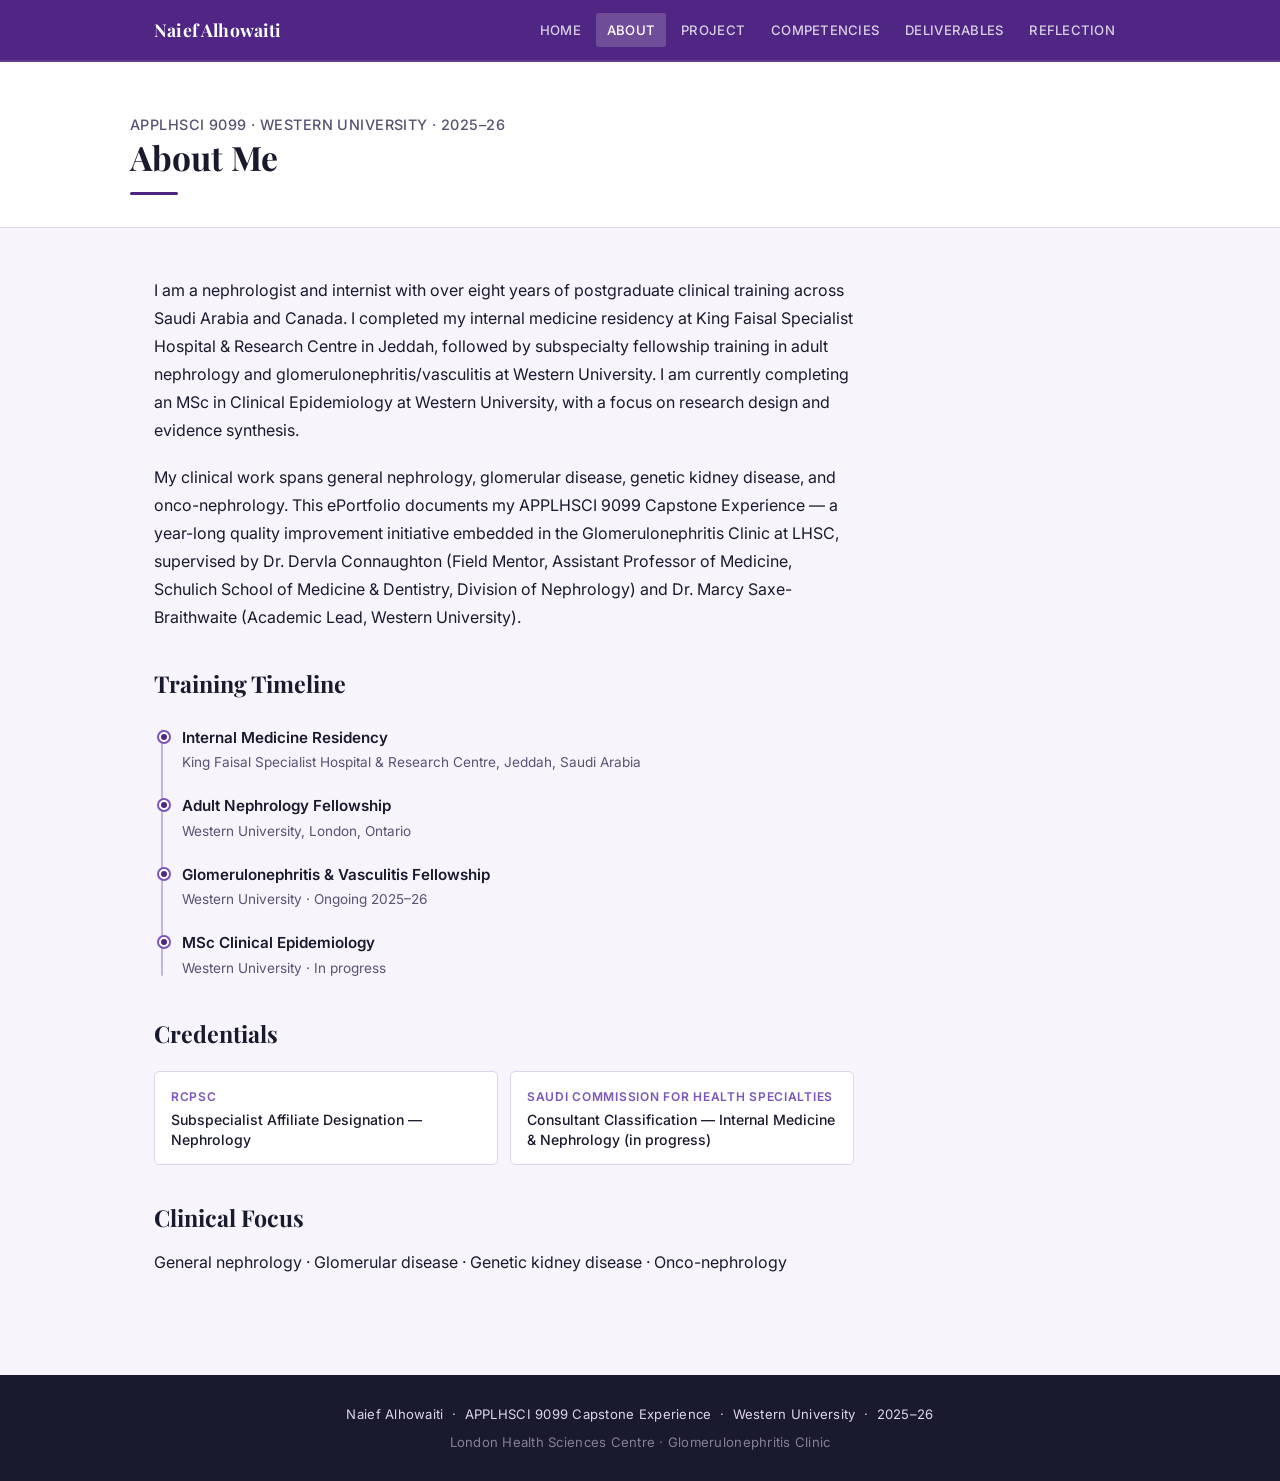
<file: eportfolio-naief/about.html>
<!DOCTYPE html>
<html lang="en">
<head>
<meta charset="UTF-8">
<meta name="viewport" content="width=device-width, initial-scale=1.0">
<title>About Me — Naief Alhowaiti Capstone ePortfolio</title>
<link rel="preconnect" href="https://fonts.googleapis.com">
<link rel="preconnect" href="https://fonts.gstatic.com" crossorigin>
<link href="https://fonts.googleapis.com/css2?family=Playfair+Display:wght@400;700&family=Inter:wght@400;500;600&display=swap" rel="stylesheet">
<link rel="stylesheet" href="assets/css/style.css">
</head>
<body>

<header class="site-nav">
  <div class="nav-inner">
    <a class="nav-logo" href="index.html">Naief Alhowaiti</a>
    <button class="nav-toggle" onclick="document.getElementById('nav-links').classList.toggle('open')" aria-label="Menu">&#9776;</button>
    <nav class="nav-links" id="nav-links">
      <a href="index.html">Home</a>
      <a href="about.html" class="active">About</a>
      <a href="project.html">Project</a>
      <a href="competencies.html">Competencies</a>
      <a href="deliverables.html">Deliverables</a>
      <a href="reflection.html">Reflection</a>
    </nav>
  </div>
</header>

<div class="page-hero">
  <div class="page-hero-inner">
    <div class="subtitle">APPLHSCI 9099 · Western University · 2025–26</div>
    <h1>About Me</h1>
    <div class="hero-rule"></div>
  </div>
</div>

<div class="content-body">
  <div class="prose">
    <p>I am a nephrologist and internist with over eight years of postgraduate clinical training across Saudi Arabia and Canada. I completed my internal medicine residency at King Faisal Specialist Hospital &amp; Research Centre in Jeddah, followed by subspecialty fellowship training in adult nephrology and glomerulonephritis/vasculitis at Western University. I am currently completing an MSc in Clinical Epidemiology at Western University, with a focus on research design and evidence synthesis.</p>
    <p>My clinical work spans general nephrology, glomerular disease, genetic kidney disease, and onco-nephrology. This ePortfolio documents my APPLHSCI 9099 Capstone Experience — a year-long quality improvement initiative embedded in the Glomerulonephritis Clinic at LHSC, supervised by Dr. Dervla Connaughton (Field Mentor, Assistant Professor of Medicine, Schulich School of Medicine &amp; Dentistry, Division of Nephrology) and Dr. Marcy Saxe-Braithwaite (Academic Lead, Western University).</p>

    <h2>Training Timeline</h2>
    <div class="timeline">
      <div class="timeline-item">
        <div class="tl-title">Internal Medicine Residency</div>
        <div class="tl-sub">King Faisal Specialist Hospital &amp; Research Centre, Jeddah, Saudi Arabia</div>
      </div>
      <div class="timeline-item">
        <div class="tl-title">Adult Nephrology Fellowship</div>
        <div class="tl-sub">Western University, London, Ontario</div>
      </div>
      <div class="timeline-item">
        <div class="tl-title">Glomerulonephritis &amp; Vasculitis Fellowship</div>
        <div class="tl-sub">Western University · Ongoing 2025–26</div>
      </div>
      <div class="timeline-item">
        <div class="tl-title">MSc Clinical Epidemiology</div>
        <div class="tl-sub">Western University · In progress</div>
      </div>
    </div>

    <h2>Credentials</h2>
    <div class="cred-grid">
      <div class="cred-item">
        <div class="cred-org">RCPSC</div>
        <div class="cred-title">Subspecialist Affiliate Designation — Nephrology</div>
      </div>
      <div class="cred-item">
        <div class="cred-org">Saudi Commission for Health Specialties</div>
        <div class="cred-title">Consultant Classification — Internal Medicine &amp; Nephrology (in progress)</div>
      </div>
    </div>

    <h2>Clinical Focus</h2>
    <p>General nephrology · Glomerular disease · Genetic kidney disease · Onco-nephrology</p>
  </div>
</div>

<footer class="site-footer">
  <p>Naief Alhowaiti &nbsp;·&nbsp; APPLHSCI 9099 Capstone Experience &nbsp;·&nbsp; Western University &nbsp;·&nbsp; 2025–26</p>
  <p style="margin-top:6px;opacity:0.55;">London Health Sciences Centre · Glomerulonephritis Clinic</p>
</footer>

</body>
</html>
</file>
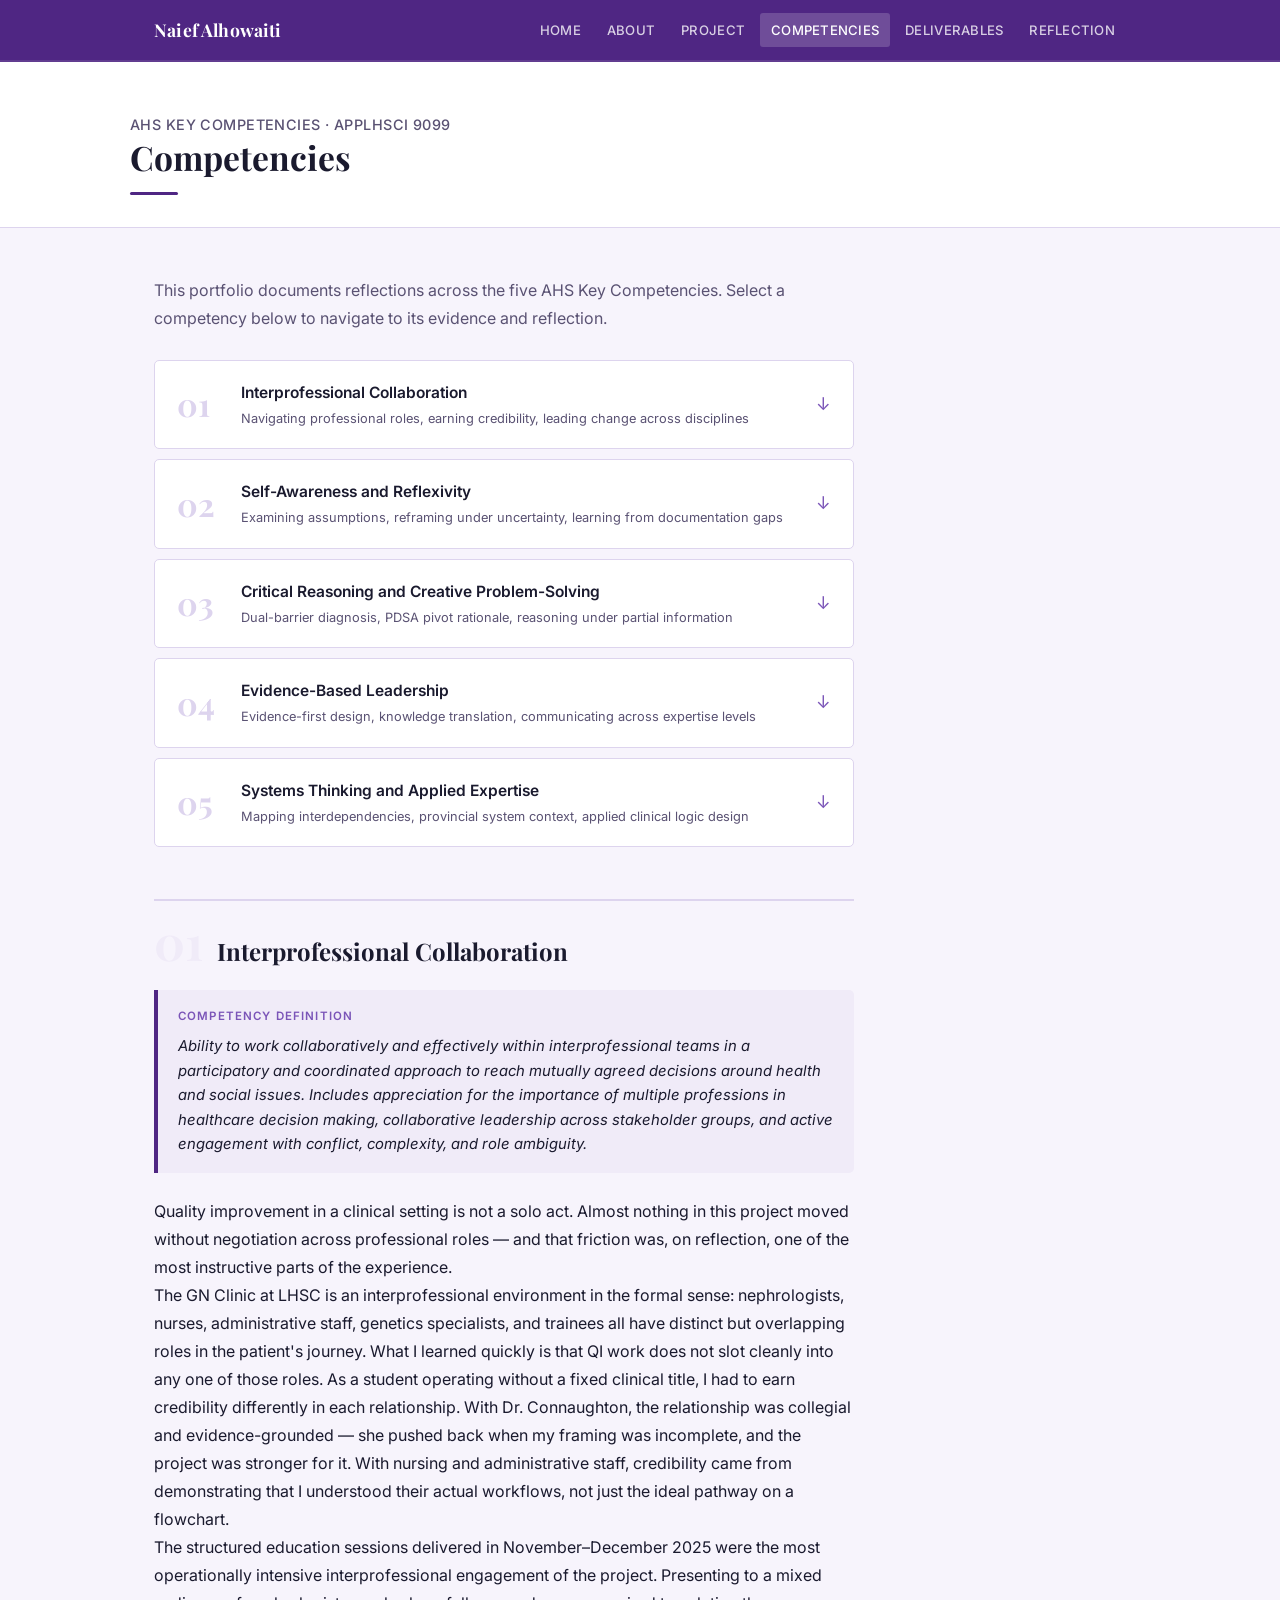
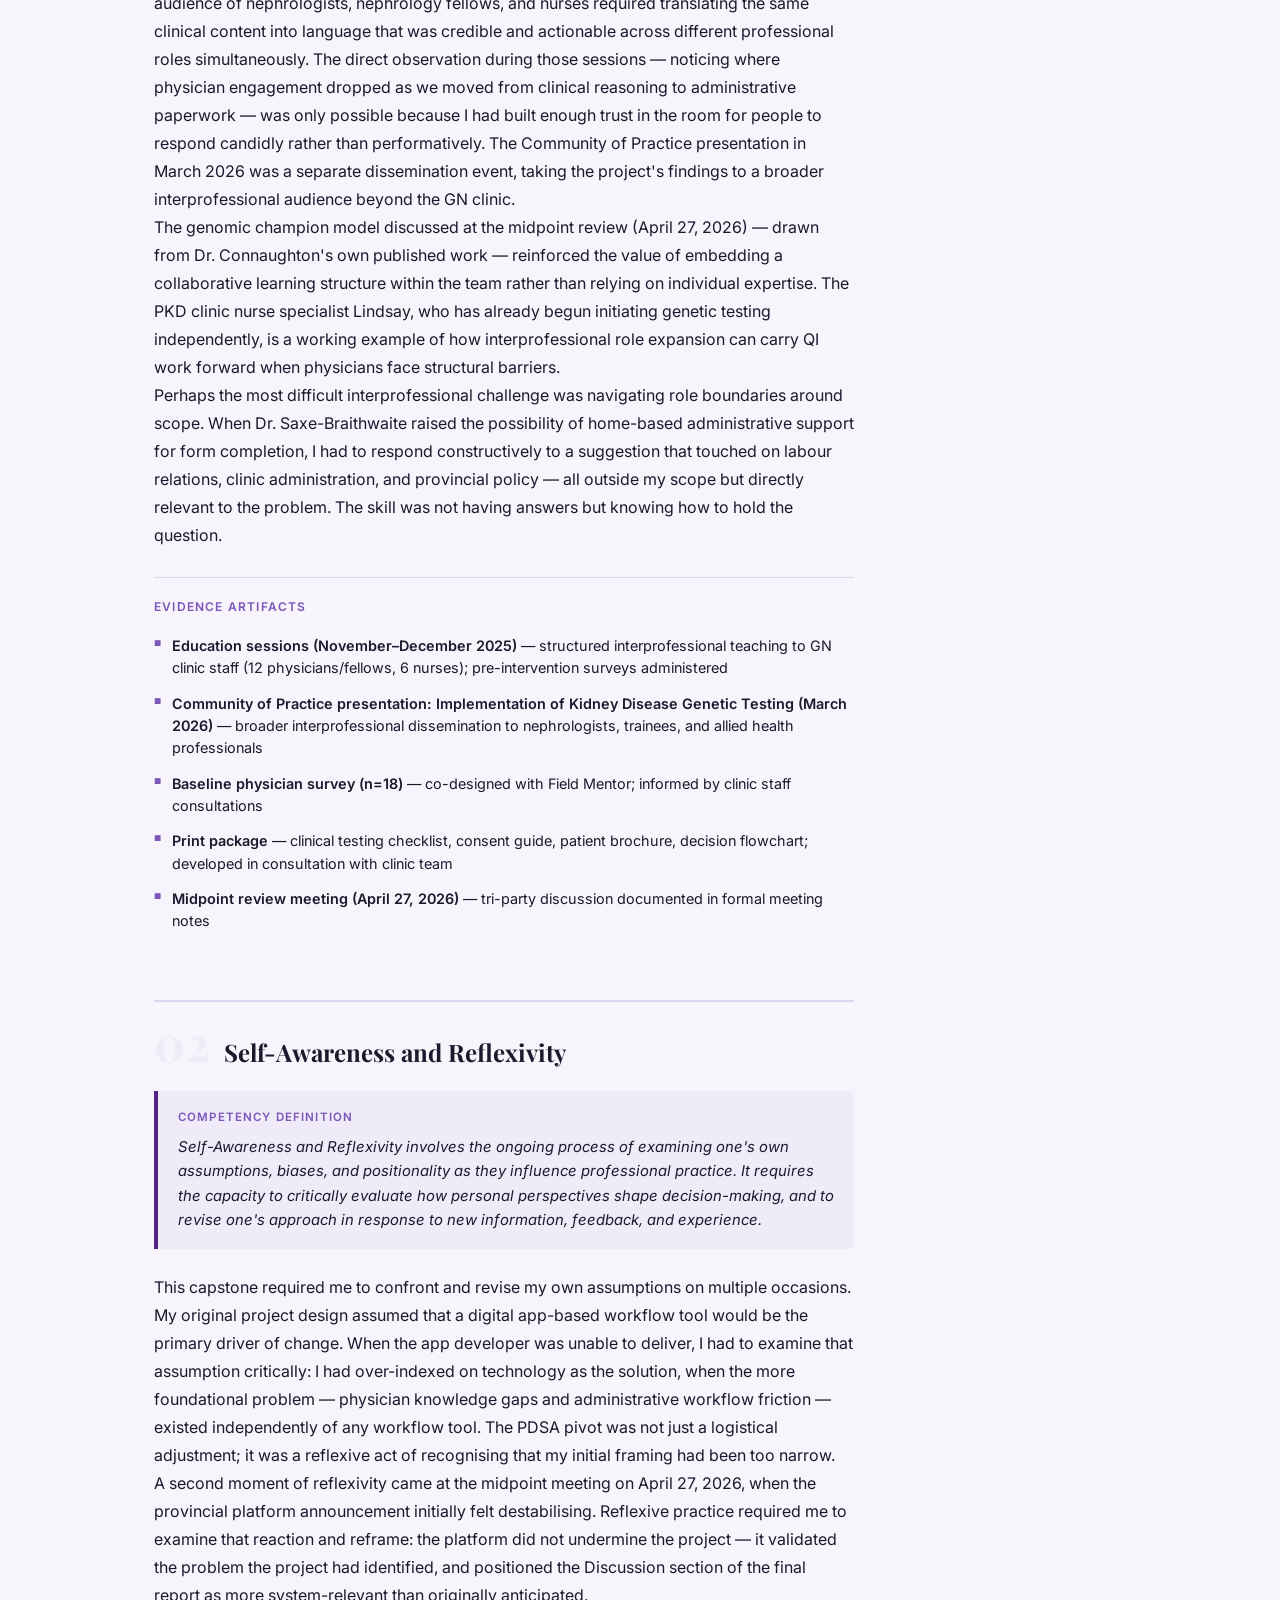
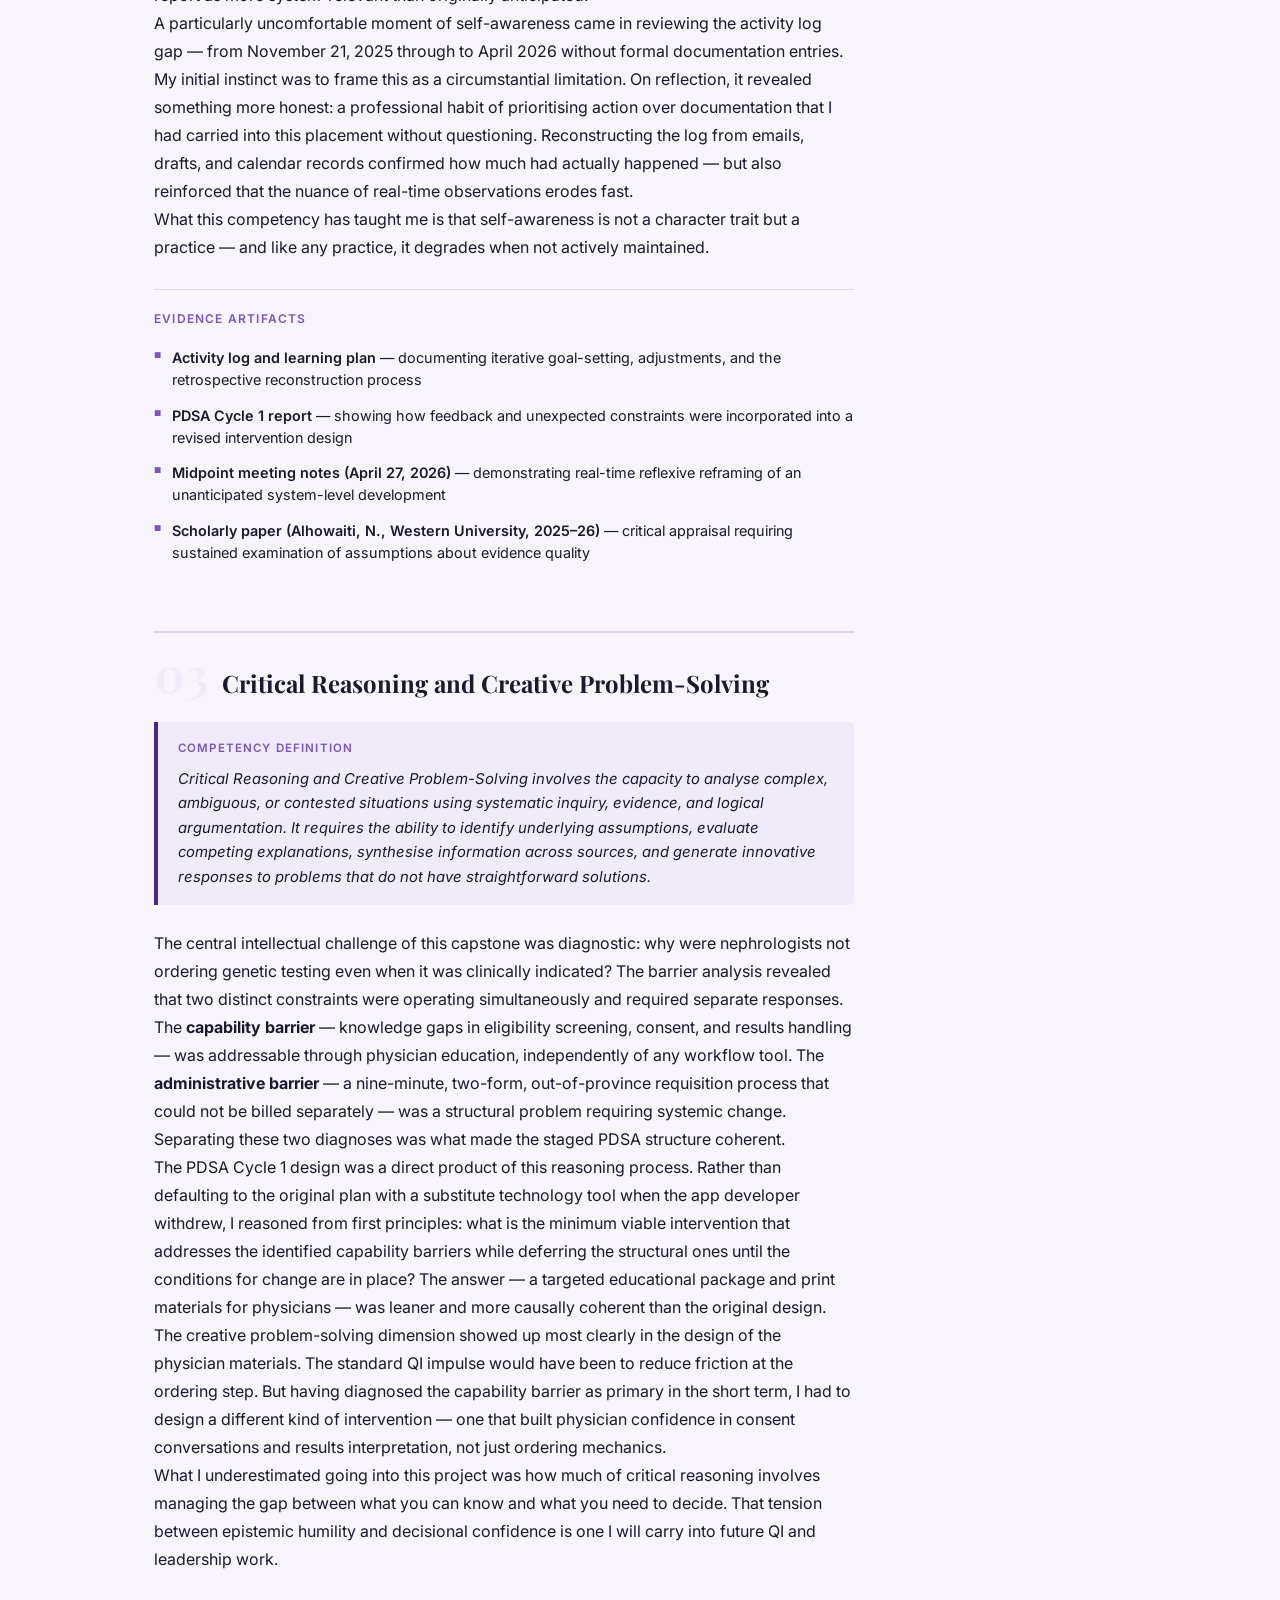
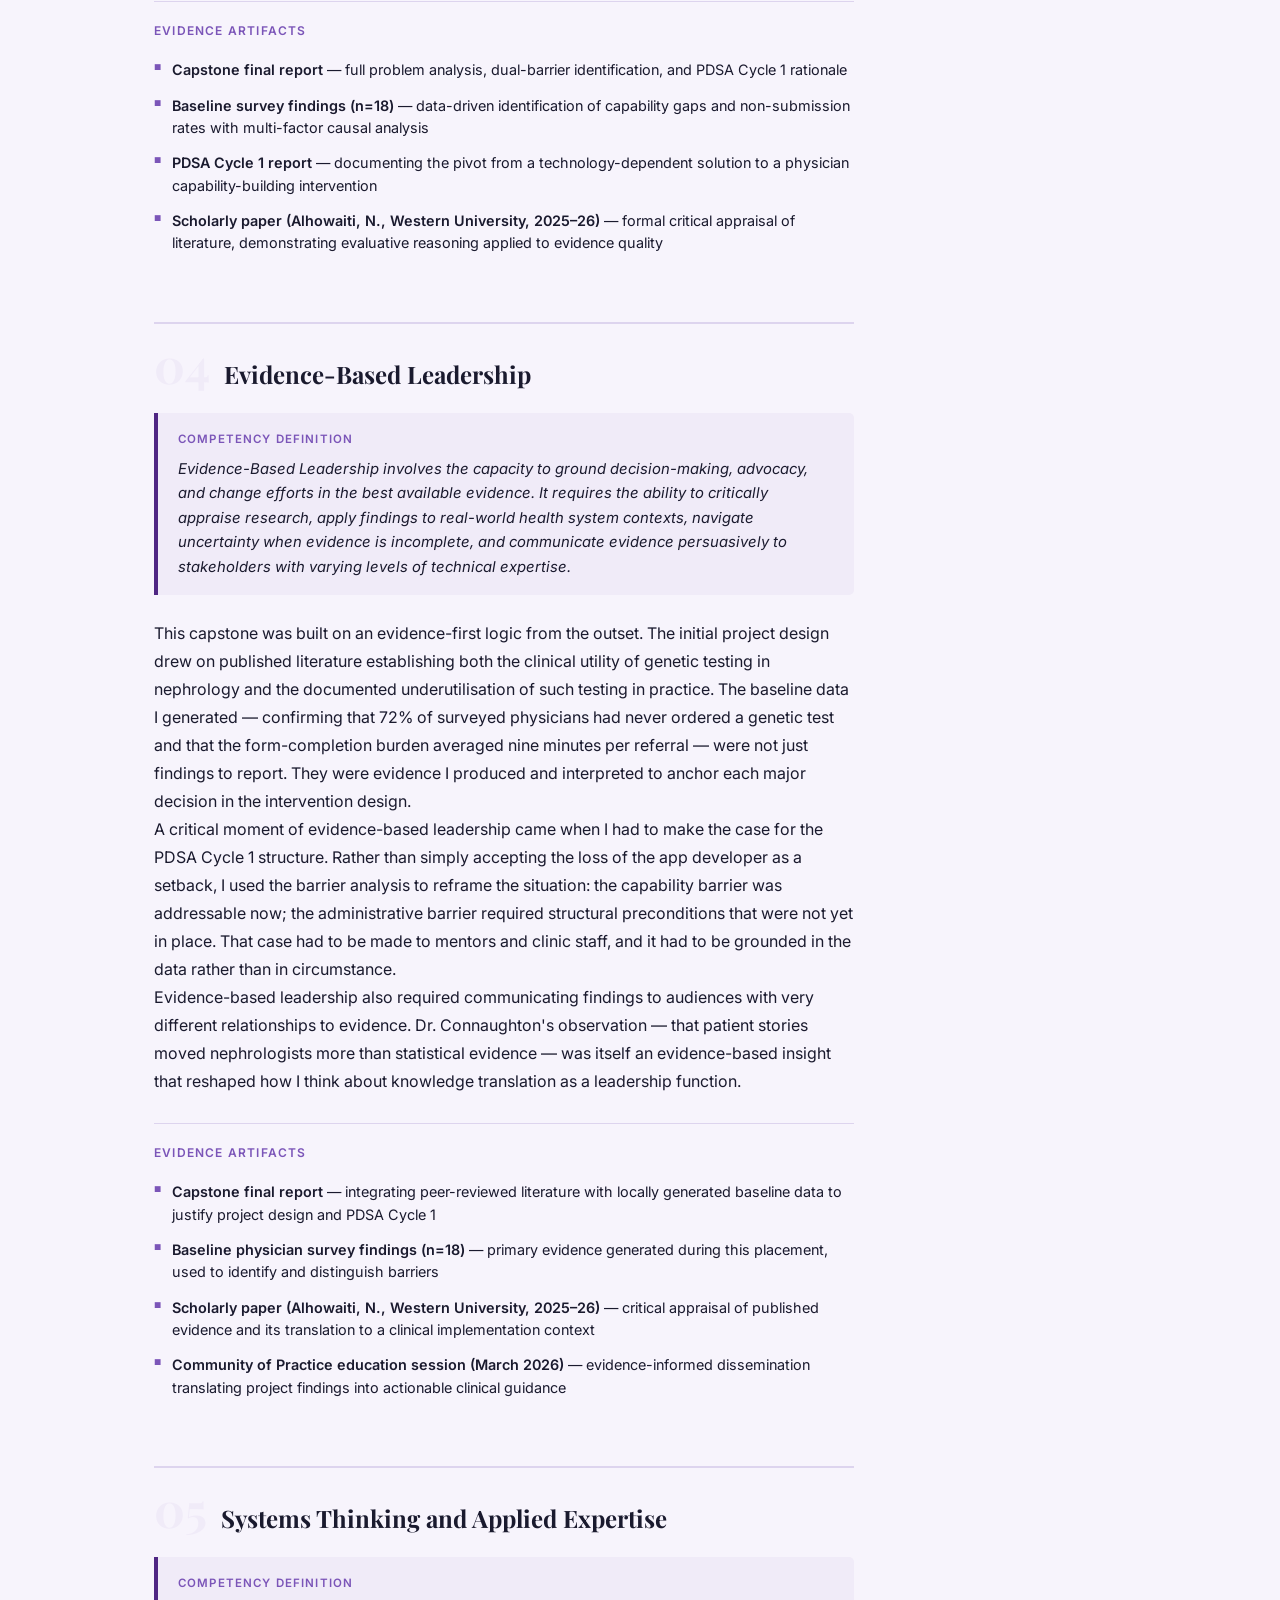
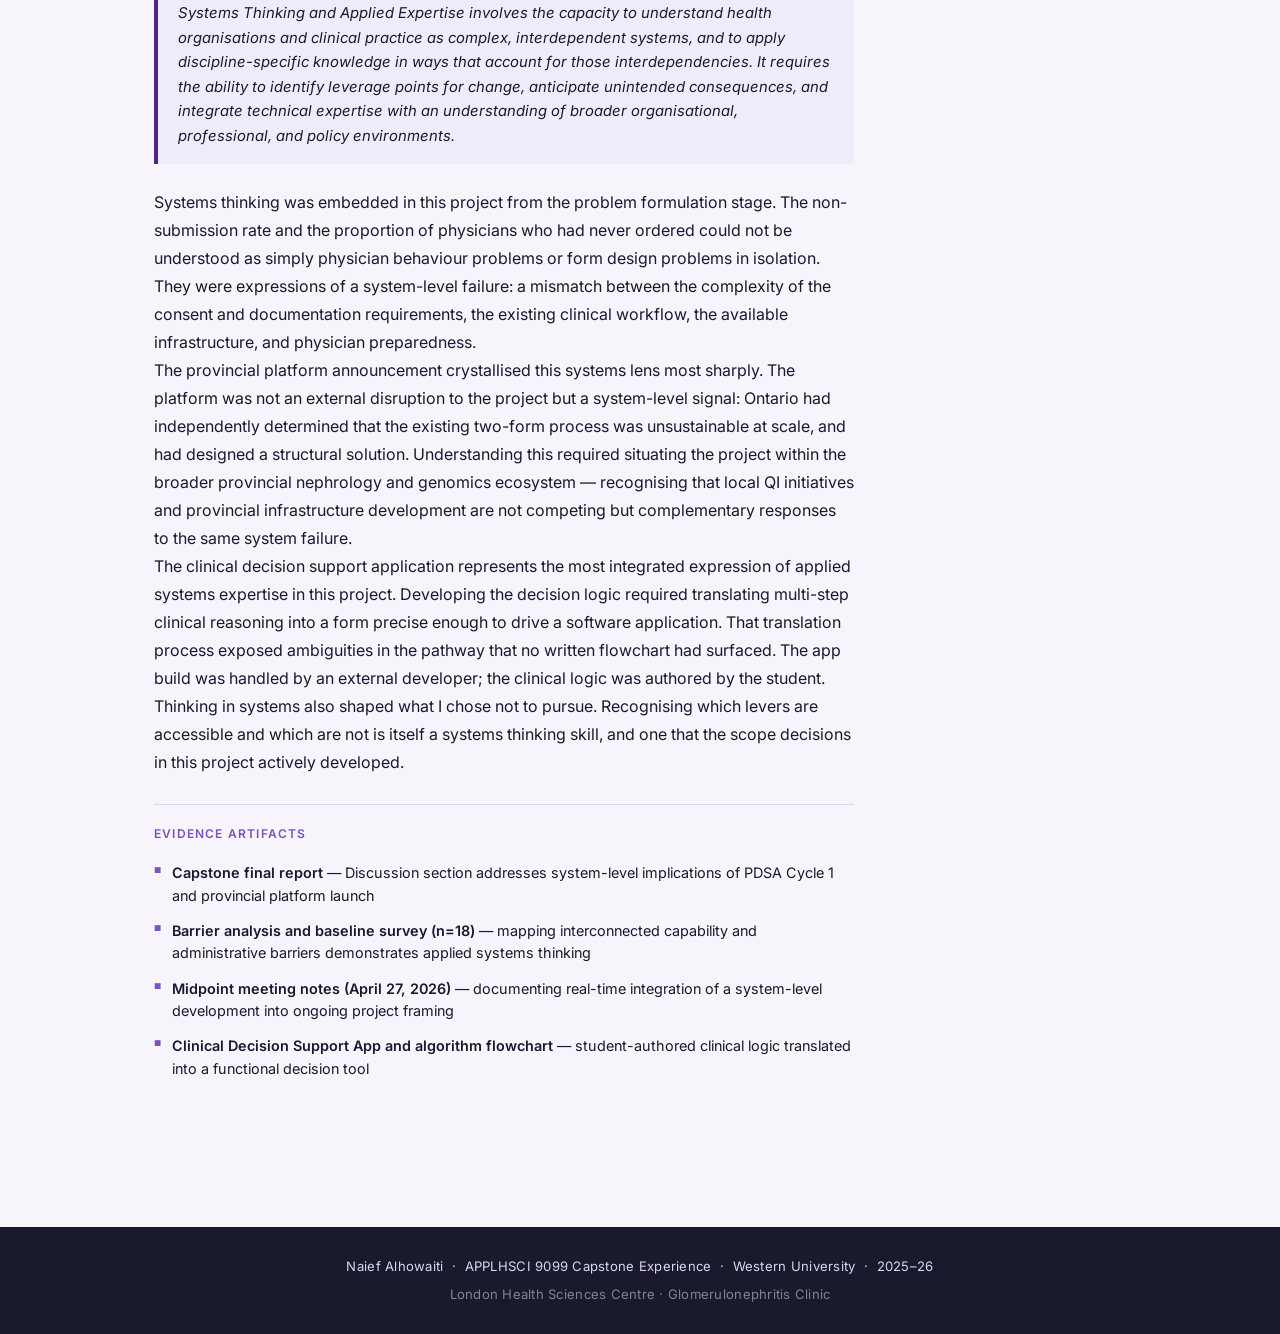
<file: eportfolio-naief/competencies.html>
<!DOCTYPE html>
<html lang="en">
<head>
<meta charset="UTF-8">
<meta name="viewport" content="width=device-width, initial-scale=1.0">
<title>Competencies — Naief Alhowaiti Capstone ePortfolio</title>
<link rel="preconnect" href="https://fonts.googleapis.com">
<link rel="preconnect" href="https://fonts.gstatic.com" crossorigin>
<link href="https://fonts.googleapis.com/css2?family=Playfair+Display:wght@400;700&family=Inter:wght@400;500;600&display=swap" rel="stylesheet">
<link rel="stylesheet" href="assets/css/style.css">
</head>
<body>

<header class="site-nav">
  <div class="nav-inner">
    <a class="nav-logo" href="index.html">Naief Alhowaiti</a>
    <button class="nav-toggle" onclick="document.getElementById('nav-links').classList.toggle('open')" aria-label="Menu">&#9776;</button>
    <nav class="nav-links" id="nav-links">
      <a href="index.html">Home</a>
      <a href="about.html">About</a>
      <a href="project.html">Project</a>
      <a href="competencies.html" class="active">Competencies</a>
      <a href="deliverables.html">Deliverables</a>
      <a href="reflection.html">Reflection</a>
    </nav>
  </div>
</header>

<div class="page-hero">
  <div class="page-hero-inner">
    <div class="subtitle">AHS Key Competencies · APPLHSCI 9099</div>
    <h1>Competencies</h1>
    <div class="hero-rule"></div>
  </div>
</div>

<div class="content-body">
  <p style="max-width:var(--read);margin-bottom:28px;color:var(--text-subtle);">This portfolio documents reflections across the five AHS Key Competencies. Select a competency below to navigate to its evidence and reflection.</p>

  <div class="comp-index" style="max-width:var(--read);">
    <a class="comp-index-card" href="#c1">
      <span class="comp-num">01</span>
      <div class="comp-info">
        <div class="comp-name">Interprofessional Collaboration</div>
        <div class="comp-tag">Navigating professional roles, earning credibility, leading change across disciplines</div>
      </div>
      <span class="comp-arrow">↓</span>
    </a>
    <a class="comp-index-card" href="#c2">
      <span class="comp-num">02</span>
      <div class="comp-info">
        <div class="comp-name">Self-Awareness and Reflexivity</div>
        <div class="comp-tag">Examining assumptions, reframing under uncertainty, learning from documentation gaps</div>
      </div>
      <span class="comp-arrow">↓</span>
    </a>
    <a class="comp-index-card" href="#c3">
      <span class="comp-num">03</span>
      <div class="comp-info">
        <div class="comp-name">Critical Reasoning and Creative Problem-Solving</div>
        <div class="comp-tag">Dual-barrier diagnosis, PDSA pivot rationale, reasoning under partial information</div>
      </div>
      <span class="comp-arrow">↓</span>
    </a>
    <a class="comp-index-card" href="#c4">
      <span class="comp-num">04</span>
      <div class="comp-info">
        <div class="comp-name">Evidence-Based Leadership</div>
        <div class="comp-tag">Evidence-first design, knowledge translation, communicating across expertise levels</div>
      </div>
      <span class="comp-arrow">↓</span>
    </a>
    <a class="comp-index-card" href="#c5">
      <span class="comp-num">05</span>
      <div class="comp-info">
        <div class="comp-name">Systems Thinking and Applied Expertise</div>
        <div class="comp-tag">Mapping interdependencies, provincial system context, applied clinical logic design</div>
      </div>
      <span class="comp-arrow">↓</span>
    </a>
  </div>

  <!-- ── COMPETENCY 1 ── -->
  <div class="comp-section" id="c1" style="max-width:var(--read);">
    <div class="comp-section-head">
      <span class="num">01</span>
      <h2>Interprofessional Collaboration</h2>
    </div>
    <div class="comp-def">
      <div class="def-label">Competency Definition</div>
      <p>Ability to work collaboratively and effectively within interprofessional teams in a participatory and coordinated approach to reach mutually agreed decisions around health and social issues. Includes appreciation for the importance of multiple professions in healthcare decision making, collaborative leadership across stakeholder groups, and active engagement with conflict, complexity, and role ambiguity.</p>
    </div>
    <p>Quality improvement in a clinical setting is not a solo act. Almost nothing in this project moved without negotiation across professional roles — and that friction was, on reflection, one of the most instructive parts of the experience.</p>
    <p>The GN Clinic at LHSC is an interprofessional environment in the formal sense: nephrologists, nurses, administrative staff, genetics specialists, and trainees all have distinct but overlapping roles in the patient's journey. What I learned quickly is that QI work does not slot cleanly into any one of those roles. As a student operating without a fixed clinical title, I had to earn credibility differently in each relationship. With Dr. Connaughton, the relationship was collegial and evidence-grounded — she pushed back when my framing was incomplete, and the project was stronger for it. With nursing and administrative staff, credibility came from demonstrating that I understood their actual workflows, not just the ideal pathway on a flowchart.</p>
    <p>The structured education sessions delivered in November–December 2025 were the most operationally intensive interprofessional engagement of the project. Presenting to a mixed audience of nephrologists, nephrology fellows, and nurses required translating the same clinical content into language that was credible and actionable across different professional roles simultaneously. The direct observation during those sessions — noticing where physician engagement dropped as we moved from clinical reasoning to administrative paperwork — was only possible because I had built enough trust in the room for people to respond candidly rather than performatively. The Community of Practice presentation in March 2026 was a separate dissemination event, taking the project's findings to a broader interprofessional audience beyond the GN clinic.</p>
    <p>The genomic champion model discussed at the midpoint review (April 27, 2026) — drawn from Dr. Connaughton's own published work — reinforced the value of embedding a collaborative learning structure within the team rather than relying on individual expertise. The PKD clinic nurse specialist Lindsay, who has already begun initiating genetic testing independently, is a working example of how interprofessional role expansion can carry QI work forward when physicians face structural barriers.</p>
    <p>Perhaps the most difficult interprofessional challenge was navigating role boundaries around scope. When Dr. Saxe-Braithwaite raised the possibility of home-based administrative support for form completion, I had to respond constructively to a suggestion that touched on labour relations, clinic administration, and provincial policy — all outside my scope but directly relevant to the problem. The skill was not having answers but knowing how to hold the question.</p>
    <div class="artifacts-section">
      <div class="artifacts-label">Evidence Artifacts</div>
      <ul class="artifacts-list">
        <li><strong>Education sessions (November–December 2025)</strong> — structured interprofessional teaching to GN clinic staff (12 physicians/fellows, 6 nurses); pre-intervention surveys administered</li>
        <li><strong>Community of Practice presentation: Implementation of Kidney Disease Genetic Testing (March 2026)</strong> — broader interprofessional dissemination to nephrologists, trainees, and allied health professionals</li>
        <li><strong>Baseline physician survey (n=18)</strong> — co-designed with Field Mentor; informed by clinic staff consultations</li>
        <li><strong>Print package</strong> — clinical testing checklist, consent guide, patient brochure, decision flowchart; developed in consultation with clinic team</li>
        <li><strong>Midpoint review meeting (April 27, 2026)</strong> — tri-party discussion documented in formal meeting notes</li>
      </ul>
    </div>
  </div>

  <!-- ── COMPETENCY 2 ── -->
  <div class="comp-section" id="c2" style="max-width:var(--read);">
    <div class="comp-section-head">
      <span class="num">02</span>
      <h2>Self-Awareness and Reflexivity</h2>
    </div>
    <div class="comp-def">
      <div class="def-label">Competency Definition</div>
      <p>Self-Awareness and Reflexivity involves the ongoing process of examining one's own assumptions, biases, and positionality as they influence professional practice. It requires the capacity to critically evaluate how personal perspectives shape decision-making, and to revise one's approach in response to new information, feedback, and experience.</p>
    </div>
    <p>This capstone required me to confront and revise my own assumptions on multiple occasions. My original project design assumed that a digital app-based workflow tool would be the primary driver of change. When the app developer was unable to deliver, I had to examine that assumption critically: I had over-indexed on technology as the solution, when the more foundational problem — physician knowledge gaps and administrative workflow friction — existed independently of any workflow tool. The PDSA pivot was not just a logistical adjustment; it was a reflexive act of recognising that my initial framing had been too narrow.</p>
    <p>A second moment of reflexivity came at the midpoint meeting on April 27, 2026, when the provincial platform announcement initially felt destabilising. Reflexive practice required me to examine that reaction and reframe: the platform did not undermine the project — it validated the problem the project had identified, and positioned the Discussion section of the final report as more system-relevant than originally anticipated.</p>
    <p>A particularly uncomfortable moment of self-awareness came in reviewing the activity log gap — from November 21, 2025 through to April 2026 without formal documentation entries. My initial instinct was to frame this as a circumstantial limitation. On reflection, it revealed something more honest: a professional habit of prioritising action over documentation that I had carried into this placement without questioning. Reconstructing the log from emails, drafts, and calendar records confirmed how much had actually happened — but also reinforced that the nuance of real-time observations erodes fast.</p>
    <p>What this competency has taught me is that self-awareness is not a character trait but a practice — and like any practice, it degrades when not actively maintained.</p>
    <div class="artifacts-section">
      <div class="artifacts-label">Evidence Artifacts</div>
      <ul class="artifacts-list">
        <li><strong>Activity log and learning plan</strong> — documenting iterative goal-setting, adjustments, and the retrospective reconstruction process</li>
        <li><strong>PDSA Cycle 1 report</strong> — showing how feedback and unexpected constraints were incorporated into a revised intervention design</li>
        <li><strong>Midpoint meeting notes (April 27, 2026)</strong> — demonstrating real-time reflexive reframing of an unanticipated system-level development</li>
        <li><strong>Scholarly paper (Alhowaiti, N., Western University, 2025–26)</strong> — critical appraisal requiring sustained examination of assumptions about evidence quality</li>
      </ul>
    </div>
  </div>

  <!-- ── COMPETENCY 3 ── -->
  <div class="comp-section" id="c3" style="max-width:var(--read);">
    <div class="comp-section-head">
      <span class="num">03</span>
      <h2>Critical Reasoning and Creative Problem-Solving</h2>
    </div>
    <div class="comp-def">
      <div class="def-label">Competency Definition</div>
      <p>Critical Reasoning and Creative Problem-Solving involves the capacity to analyse complex, ambiguous, or contested situations using systematic inquiry, evidence, and logical argumentation. It requires the ability to identify underlying assumptions, evaluate competing explanations, synthesise information across sources, and generate innovative responses to problems that do not have straightforward solutions.</p>
    </div>
    <p>The central intellectual challenge of this capstone was diagnostic: why were nephrologists not ordering genetic testing even when it was clinically indicated? The barrier analysis revealed that two distinct constraints were operating simultaneously and required separate responses. The <strong>capability barrier</strong> — knowledge gaps in eligibility screening, consent, and results handling — was addressable through physician education, independently of any workflow tool. The <strong>administrative barrier</strong> — a nine-minute, two-form, out-of-province requisition process that could not be billed separately — was a structural problem requiring systemic change. Separating these two diagnoses was what made the staged PDSA structure coherent.</p>
    <p>The PDSA Cycle 1 design was a direct product of this reasoning process. Rather than defaulting to the original plan with a substitute technology tool when the app developer withdrew, I reasoned from first principles: what is the minimum viable intervention that addresses the identified capability barriers while deferring the structural ones until the conditions for change are in place? The answer — a targeted educational package and print materials for physicians — was leaner and more causally coherent than the original design.</p>
    <p>The creative problem-solving dimension showed up most clearly in the design of the physician materials. The standard QI impulse would have been to reduce friction at the ordering step. But having diagnosed the capability barrier as primary in the short term, I had to design a different kind of intervention — one that built physician confidence in consent conversations and results interpretation, not just ordering mechanics.</p>
    <p>What I underestimated going into this project was how much of critical reasoning involves managing the gap between what you can know and what you need to decide. That tension between epistemic humility and decisional confidence is one I will carry into future QI and leadership work.</p>
    <div class="artifacts-section">
      <div class="artifacts-label">Evidence Artifacts</div>
      <ul class="artifacts-list">
        <li><strong>Capstone final report</strong> — full problem analysis, dual-barrier identification, and PDSA Cycle 1 rationale</li>
        <li><strong>Baseline survey findings (n=18)</strong> — data-driven identification of capability gaps and non-submission rates with multi-factor causal analysis</li>
        <li><strong>PDSA Cycle 1 report</strong> — documenting the pivot from a technology-dependent solution to a physician capability-building intervention</li>
        <li><strong>Scholarly paper (Alhowaiti, N., Western University, 2025–26)</strong> — formal critical appraisal of literature, demonstrating evaluative reasoning applied to evidence quality</li>
      </ul>
    </div>
  </div>

  <!-- ── COMPETENCY 4 ── -->
  <div class="comp-section" id="c4" style="max-width:var(--read);">
    <div class="comp-section-head">
      <span class="num">04</span>
      <h2>Evidence-Based Leadership</h2>
    </div>
    <div class="comp-def">
      <div class="def-label">Competency Definition</div>
      <p>Evidence-Based Leadership involves the capacity to ground decision-making, advocacy, and change efforts in the best available evidence. It requires the ability to critically appraise research, apply findings to real-world health system contexts, navigate uncertainty when evidence is incomplete, and communicate evidence persuasively to stakeholders with varying levels of technical expertise.</p>
    </div>
    <p>This capstone was built on an evidence-first logic from the outset. The initial project design drew on published literature establishing both the clinical utility of genetic testing in nephrology and the documented underutilisation of such testing in practice. The baseline data I generated — confirming that 72% of surveyed physicians had never ordered a genetic test and that the form-completion burden averaged nine minutes per referral — were not just findings to report. They were evidence I produced and interpreted to anchor each major decision in the intervention design.</p>
    <p>A critical moment of evidence-based leadership came when I had to make the case for the PDSA Cycle 1 structure. Rather than simply accepting the loss of the app developer as a setback, I used the barrier analysis to reframe the situation: the capability barrier was addressable now; the administrative barrier required structural preconditions that were not yet in place. That case had to be made to mentors and clinic staff, and it had to be grounded in the data rather than in circumstance.</p>
    <p>Evidence-based leadership also required communicating findings to audiences with very different relationships to evidence. Dr. Connaughton's observation — that patient stories moved nephrologists more than statistical evidence — was itself an evidence-based insight that reshaped how I think about knowledge translation as a leadership function.</p>
    <div class="artifacts-section">
      <div class="artifacts-label">Evidence Artifacts</div>
      <ul class="artifacts-list">
        <li><strong>Capstone final report</strong> — integrating peer-reviewed literature with locally generated baseline data to justify project design and PDSA Cycle 1</li>
        <li><strong>Baseline physician survey findings (n=18)</strong> — primary evidence generated during this placement, used to identify and distinguish barriers</li>
        <li><strong>Scholarly paper (Alhowaiti, N., Western University, 2025–26)</strong> — critical appraisal of published evidence and its translation to a clinical implementation context</li>
        <li><strong>Community of Practice education session (March 2026)</strong> — evidence-informed dissemination translating project findings into actionable clinical guidance</li>
      </ul>
    </div>
  </div>

  <!-- ── COMPETENCY 5 ── -->
  <div class="comp-section" id="c5" style="max-width:var(--read);">
    <div class="comp-section-head">
      <span class="num">05</span>
      <h2>Systems Thinking and Applied Expertise</h2>
    </div>
    <div class="comp-def">
      <div class="def-label">Competency Definition</div>
      <p>Systems Thinking and Applied Expertise involves the capacity to understand health organisations and clinical practice as complex, interdependent systems, and to apply discipline-specific knowledge in ways that account for those interdependencies. It requires the ability to identify leverage points for change, anticipate unintended consequences, and integrate technical expertise with an understanding of broader organisational, professional, and policy environments.</p>
    </div>
    <p>Systems thinking was embedded in this project from the problem formulation stage. The non-submission rate and the proportion of physicians who had never ordered could not be understood as simply physician behaviour problems or form design problems in isolation. They were expressions of a system-level failure: a mismatch between the complexity of the consent and documentation requirements, the existing clinical workflow, the available infrastructure, and physician preparedness.</p>
    <p>The provincial platform announcement crystallised this systems lens most sharply. The platform was not an external disruption to the project but a system-level signal: Ontario had independently determined that the existing two-form process was unsustainable at scale, and had designed a structural solution. Understanding this required situating the project within the broader provincial nephrology and genomics ecosystem — recognising that local QI initiatives and provincial infrastructure development are not competing but complementary responses to the same system failure.</p>
    <p>The clinical decision support application represents the most integrated expression of applied systems expertise in this project. Developing the decision logic required translating multi-step clinical reasoning into a form precise enough to drive a software application. That translation process exposed ambiguities in the pathway that no written flowchart had surfaced. The app build was handled by an external developer; the clinical logic was authored by the student.</p>
    <p>Thinking in systems also shaped what I chose not to pursue. Recognising which levers are accessible and which are not is itself a systems thinking skill, and one that the scope decisions in this project actively developed.</p>
    <div class="artifacts-section">
      <div class="artifacts-label">Evidence Artifacts</div>
      <ul class="artifacts-list">
        <li><strong>Capstone final report</strong> — Discussion section addresses system-level implications of PDSA Cycle 1 and provincial platform launch</li>
        <li><strong>Barrier analysis and baseline survey (n=18)</strong> — mapping interconnected capability and administrative barriers demonstrates applied systems thinking</li>
        <li><strong>Midpoint meeting notes (April 27, 2026)</strong> — documenting real-time integration of a system-level development into ongoing project framing</li>
        <li><strong>Clinical Decision Support App and algorithm flowchart</strong> — student-authored clinical logic translated into a functional decision tool</li>
      </ul>
    </div>
  </div>

</div>

<footer class="site-footer">
  <p>Naief Alhowaiti &nbsp;·&nbsp; APPLHSCI 9099 Capstone Experience &nbsp;·&nbsp; Western University &nbsp;·&nbsp; 2025–26</p>
  <p style="margin-top:6px;opacity:0.55;">London Health Sciences Centre · Glomerulonephritis Clinic</p>
</footer>

</body>
</html>
</file>
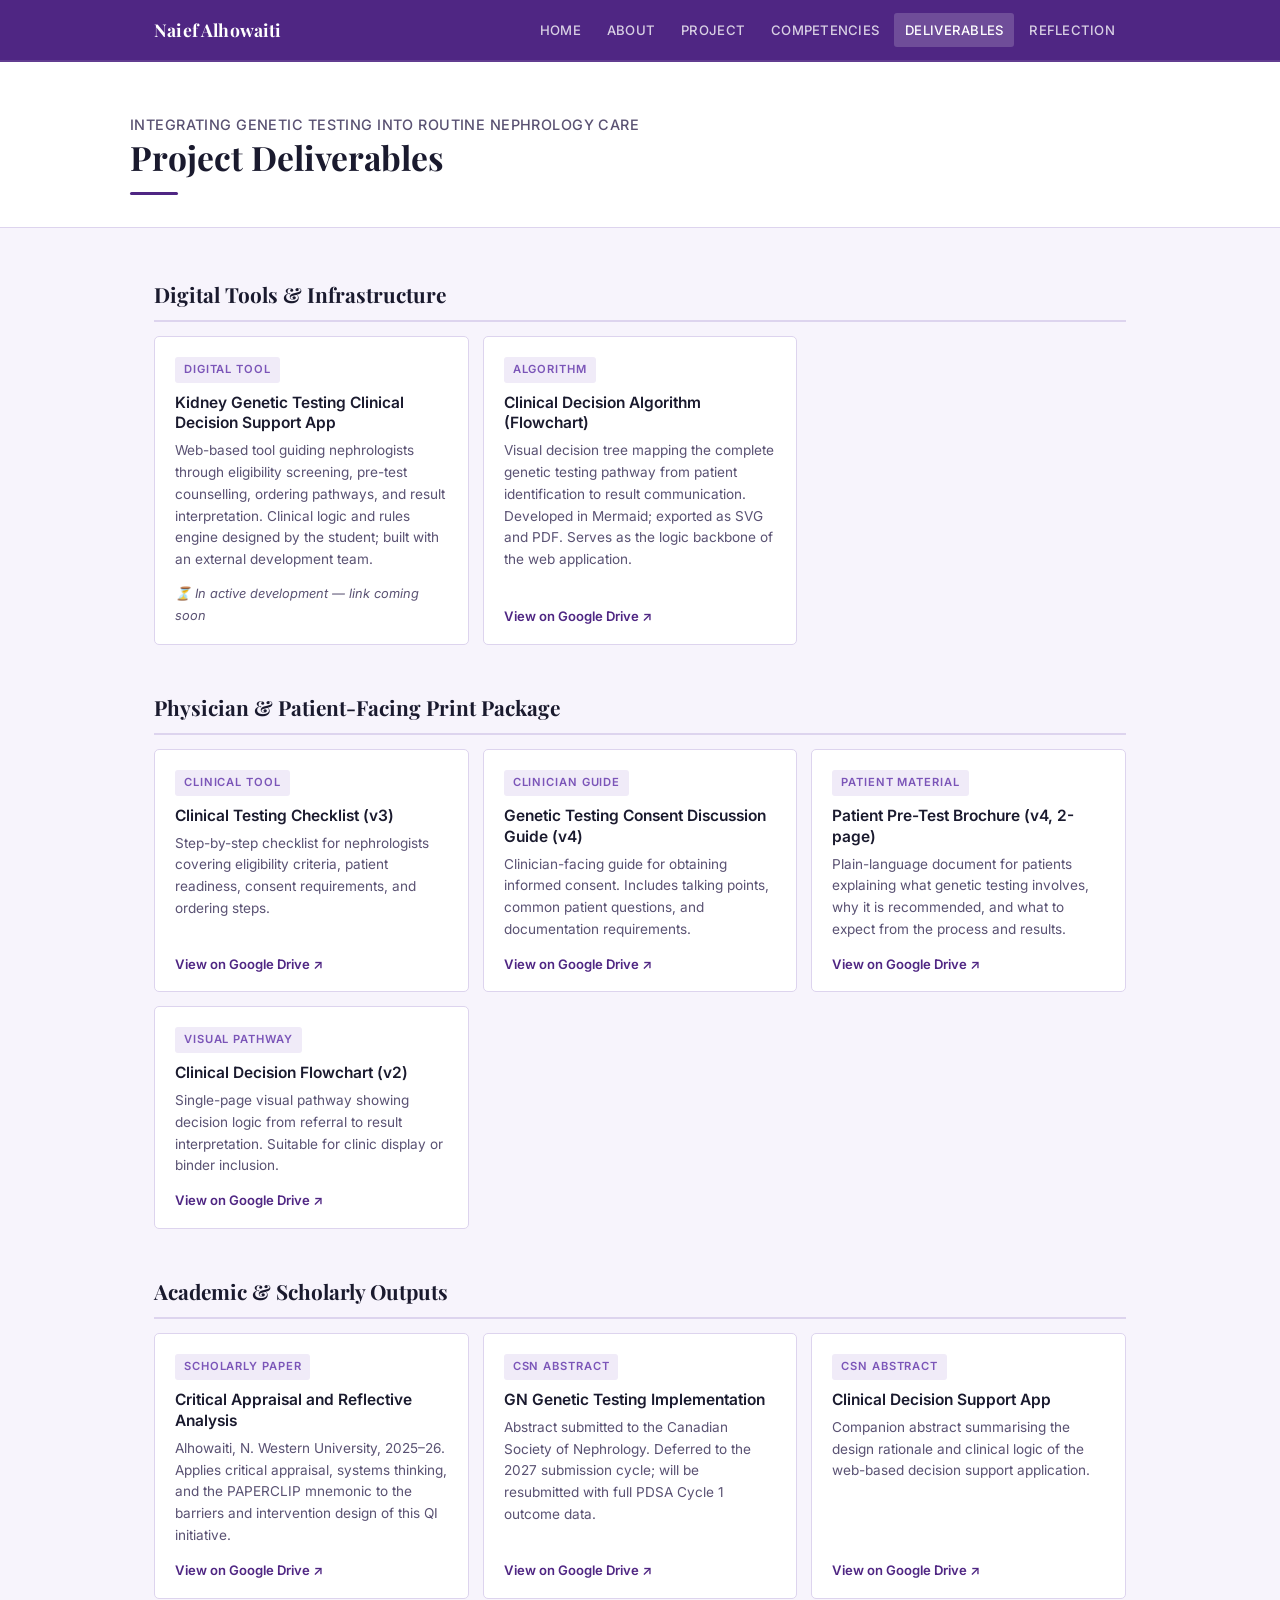
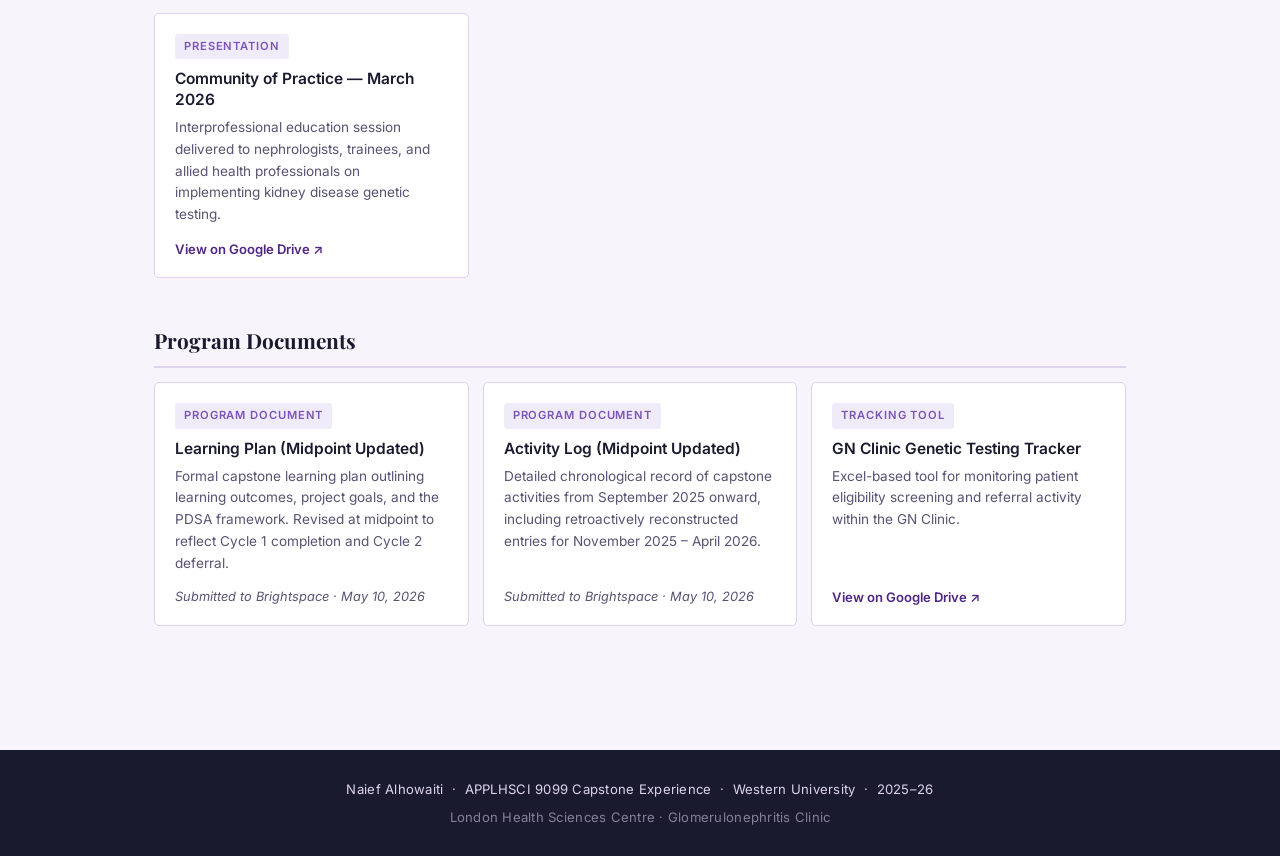
<file: eportfolio-naief/deliverables.html>
<!DOCTYPE html>
<html lang="en">
<head>
<meta charset="UTF-8">
<meta name="viewport" content="width=device-width, initial-scale=1.0">
<title>Project Deliverables — Naief Alhowaiti Capstone ePortfolio</title>
<link rel="preconnect" href="https://fonts.googleapis.com">
<link rel="preconnect" href="https://fonts.gstatic.com" crossorigin>
<link href="https://fonts.googleapis.com/css2?family=Playfair+Display:wght@400;700&family=Inter:wght@400;500;600&display=swap" rel="stylesheet">
<link rel="stylesheet" href="assets/css/style.css">
</head>
<body>

<header class="site-nav">
  <div class="nav-inner">
    <a class="nav-logo" href="index.html">Naief Alhowaiti</a>
    <button class="nav-toggle" onclick="document.getElementById('nav-links').classList.toggle('open')" aria-label="Menu">&#9776;</button>
    <nav class="nav-links" id="nav-links">
      <a href="index.html">Home</a>
      <a href="about.html">About</a>
      <a href="project.html">Project</a>
      <a href="competencies.html">Competencies</a>
      <a href="deliverables.html" class="active">Deliverables</a>
      <a href="reflection.html">Reflection</a>
    </nav>
  </div>
</header>

<div class="page-hero">
  <div class="page-hero-inner">
    <div class="subtitle">Integrating Genetic Testing into Routine Nephrology Care</div>
    <h1>Project Deliverables</h1>
    <div class="hero-rule"></div>
  </div>
</div>

<div class="content-body">

  <div class="deliv-group">
    <div class="deliv-group-title">Digital Tools &amp; Infrastructure</div>
    <div class="deliv-cards">
      <div class="deliv-card">
        <span class="deliv-tag">Digital Tool</span>
        <h3>Kidney Genetic Testing Clinical Decision Support App</h3>
        <p>Web-based tool guiding nephrologists through eligibility screening, pre-test counselling, ordering pathways, and result interpretation. Clinical logic and rules engine designed by the student; built with an external development team.</p>
        <span class="deliv-pending">⏳ In active development — link coming soon</span>
      </div>
      <div class="deliv-card">
        <span class="deliv-tag">Algorithm</span>
        <h3>Clinical Decision Algorithm (Flowchart)</h3>
        <p>Visual decision tree mapping the complete genetic testing pathway from patient identification to result communication. Developed in Mermaid; exported as SVG and PDF. Serves as the logic backbone of the web application.</p>
        <a class="deliv-link" href="https://drive.google.com/file/d/1R-eplD1ZIXskLMfM95w2zhLlPbhLz_UU/view" target="_blank" rel="noopener">View on Google Drive ↗</a>
      </div>
    </div>
  </div>

  <div class="deliv-group">
    <div class="deliv-group-title">Physician &amp; Patient-Facing Print Package</div>
    <div class="deliv-cards">
      <div class="deliv-card">
        <span class="deliv-tag">Clinical Tool</span>
        <h3>Clinical Testing Checklist (v3)</h3>
        <p>Step-by-step checklist for nephrologists covering eligibility criteria, patient readiness, consent requirements, and ordering steps.</p>
        <a class="deliv-link" href="https://drive.google.com/file/d/1J1tliL2GinK4nFFdYYLLBbd33nDxWSW0/view" target="_blank" rel="noopener">View on Google Drive ↗</a>
      </div>
      <div class="deliv-card">
        <span class="deliv-tag">Clinician Guide</span>
        <h3>Genetic Testing Consent Discussion Guide (v4)</h3>
        <p>Clinician-facing guide for obtaining informed consent. Includes talking points, common patient questions, and documentation requirements.</p>
        <a class="deliv-link" href="https://drive.google.com/file/d/156HlAjIZPVqv6X6TmaPDcCTL7AVn2ioP/view" target="_blank" rel="noopener">View on Google Drive ↗</a>
      </div>
      <div class="deliv-card">
        <span class="deliv-tag">Patient Material</span>
        <h3>Patient Pre-Test Brochure (v4, 2-page)</h3>
        <p>Plain-language document for patients explaining what genetic testing involves, why it is recommended, and what to expect from the process and results.</p>
        <a class="deliv-link" href="https://drive.google.com/file/d/1WWrUnbS1d_AK3XLa1XhWAEWjtDqzm2Cv/view" target="_blank" rel="noopener">View on Google Drive ↗</a>
      </div>
      <div class="deliv-card">
        <span class="deliv-tag">Visual Pathway</span>
        <h3>Clinical Decision Flowchart (v2)</h3>
        <p>Single-page visual pathway showing decision logic from referral to result interpretation. Suitable for clinic display or binder inclusion.</p>
        <a class="deliv-link" href="https://drive.google.com/file/d/1R-eplD1ZIXskLMfM95w2zhLlPbhLz_UU/view" target="_blank" rel="noopener">View on Google Drive ↗</a>
      </div>
    </div>
  </div>

  <div class="deliv-group">
    <div class="deliv-group-title">Academic &amp; Scholarly Outputs</div>
    <div class="deliv-cards">
      <div class="deliv-card">
        <span class="deliv-tag">Scholarly Paper</span>
        <h3>Critical Appraisal and Reflective Analysis</h3>
        <p>Alhowaiti, N. Western University, 2025–26. Applies critical appraisal, systems thinking, and the PAPERCLIP mnemonic to the barriers and intervention design of this QI initiative.</p>
        <a class="deliv-link" href="https://drive.google.com/file/d/11p0_DLdbMou3UVKfr0HMmvsgsRJPn1Lk/view" target="_blank" rel="noopener">View on Google Drive ↗</a>
      </div>
      <div class="deliv-card">
        <span class="deliv-tag">CSN Abstract</span>
        <h3>GN Genetic Testing Implementation</h3>
        <p>Abstract submitted to the Canadian Society of Nephrology. Deferred to the 2027 submission cycle; will be resubmitted with full PDSA Cycle 1 outcome data.</p>
        <a class="deliv-link" href="https://drive.google.com/file/d/1_k-TnSJK_QqPQ24ymv6MClQKi0Nr4b9Q/view" target="_blank" rel="noopener">View on Google Drive ↗</a>
      </div>
      <div class="deliv-card">
        <span class="deliv-tag">CSN Abstract</span>
        <h3>Clinical Decision Support App</h3>
        <p>Companion abstract summarising the design rationale and clinical logic of the web-based decision support application.</p>
        <a class="deliv-link" href="https://drive.google.com/file/d/1l5m6mnlsCw8TnoAcnmHIb26BapX_l2T7/view" target="_blank" rel="noopener">View on Google Drive ↗</a>
      </div>
      <div class="deliv-card">
        <span class="deliv-tag">Presentation</span>
        <h3>Community of Practice — March 2026</h3>
        <p>Interprofessional education session delivered to nephrologists, trainees, and allied health professionals on implementing kidney disease genetic testing.</p>
        <a class="deliv-link" href="https://drive.google.com/file/d/1OnZJ-rdmcH4x7n9iY7smTHd-qpaX1Cxo/view" target="_blank" rel="noopener">View on Google Drive ↗</a>
      </div>
    </div>
  </div>

  <div class="deliv-group">
    <div class="deliv-group-title">Program Documents</div>
    <div class="deliv-cards">
      <div class="deliv-card">
        <span class="deliv-tag">Program Document</span>
        <h3>Learning Plan (Midpoint Updated)</h3>
        <p>Formal capstone learning plan outlining learning outcomes, project goals, and the PDSA framework. Revised at midpoint to reflect Cycle 1 completion and Cycle 2 deferral.</p>
        <span class="deliv-pending">Submitted to Brightspace · May 10, 2026</span>
      </div>
      <div class="deliv-card">
        <span class="deliv-tag">Program Document</span>
        <h3>Activity Log (Midpoint Updated)</h3>
        <p>Detailed chronological record of capstone activities from September 2025 onward, including retroactively reconstructed entries for November 2025 – April 2026.</p>
        <span class="deliv-pending">Submitted to Brightspace · May 10, 2026</span>
      </div>
      <div class="deliv-card">
        <span class="deliv-tag">Tracking Tool</span>
        <h3>GN Clinic Genetic Testing Tracker</h3>
        <p>Excel-based tool for monitoring patient eligibility screening and referral activity within the GN Clinic.</p>
        <a class="deliv-link" href="https://drive.google.com/file/d/1lKdKQ07Fx7gFGEof9UfP9A1QrC9BZ32O/view" target="_blank" rel="noopener">View on Google Drive ↗</a>
      </div>
    </div>
  </div>

</div>

<footer class="site-footer">
  <p>Naief Alhowaiti &nbsp;·&nbsp; APPLHSCI 9099 Capstone Experience &nbsp;·&nbsp; Western University &nbsp;·&nbsp; 2025–26</p>
  <p style="margin-top:6px;opacity:0.55;">London Health Sciences Centre · Glomerulonephritis Clinic</p>
</footer>

</body>
</html>
</file>
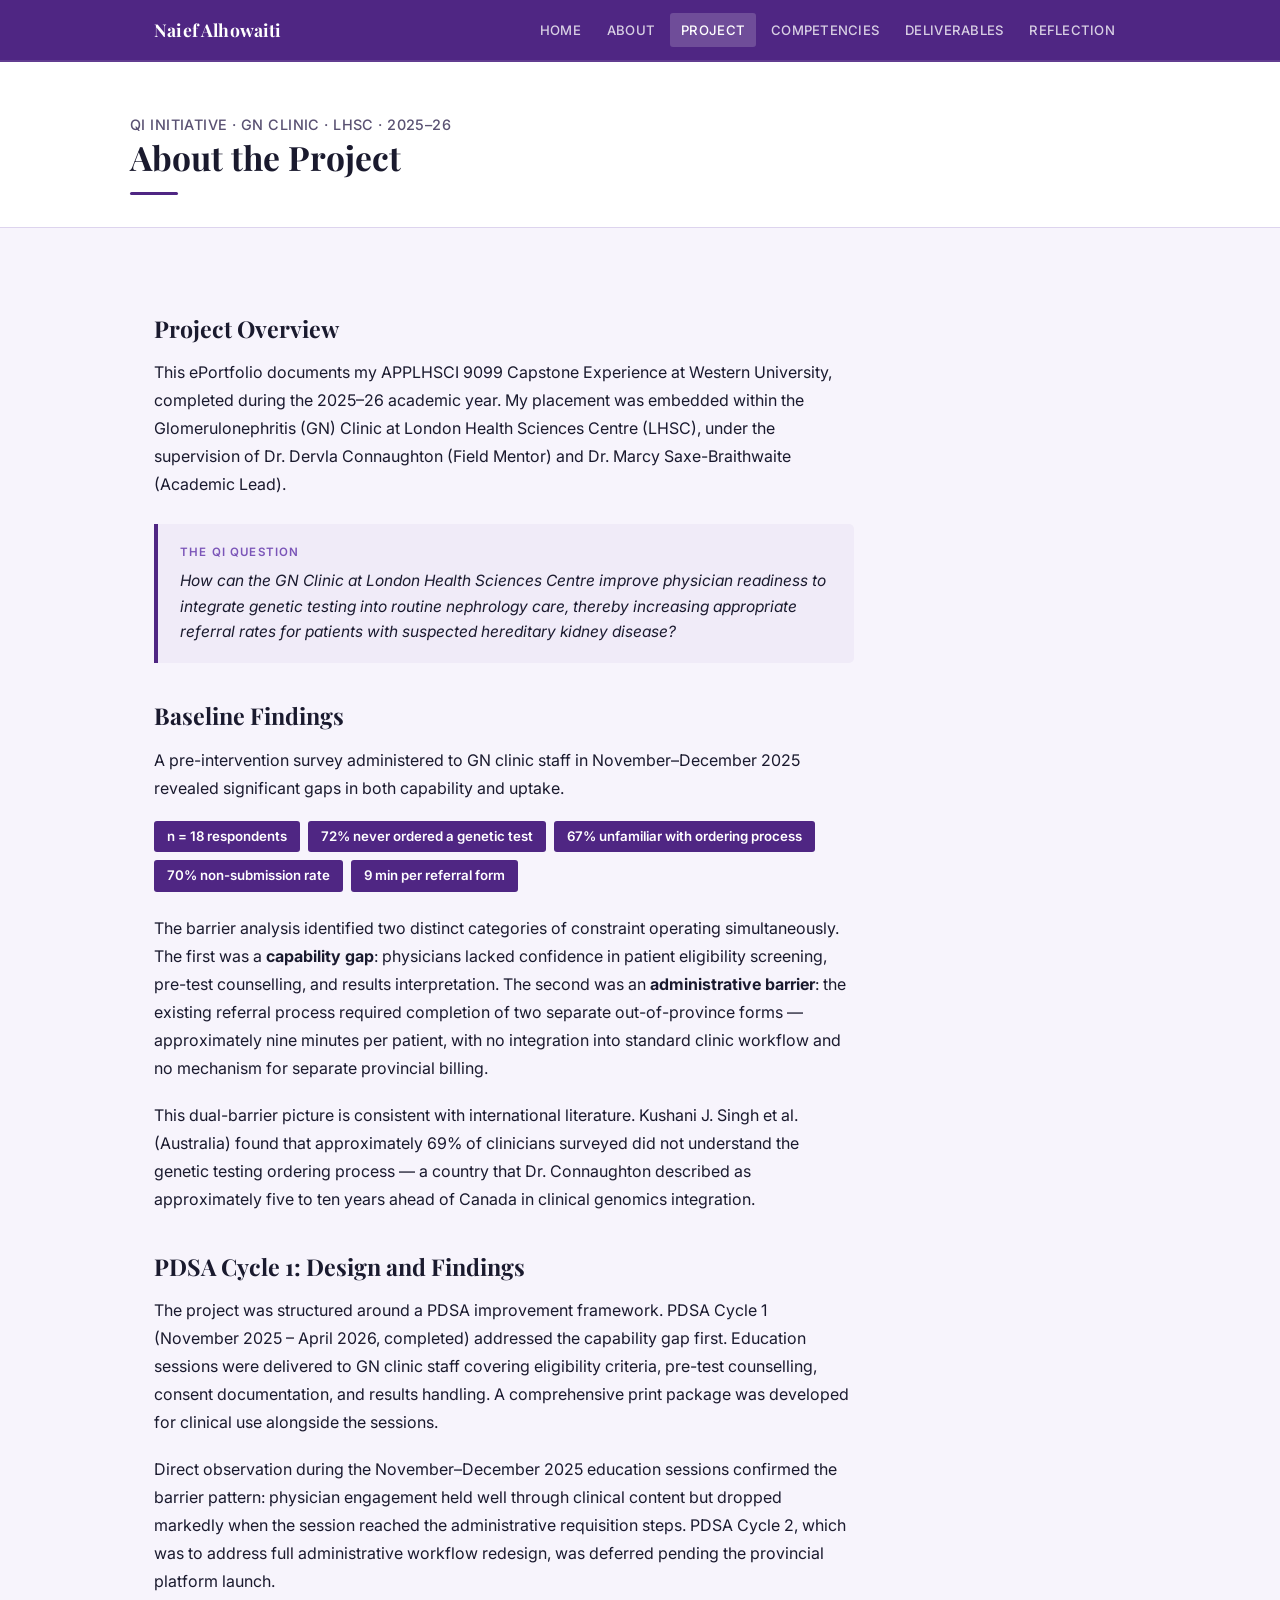
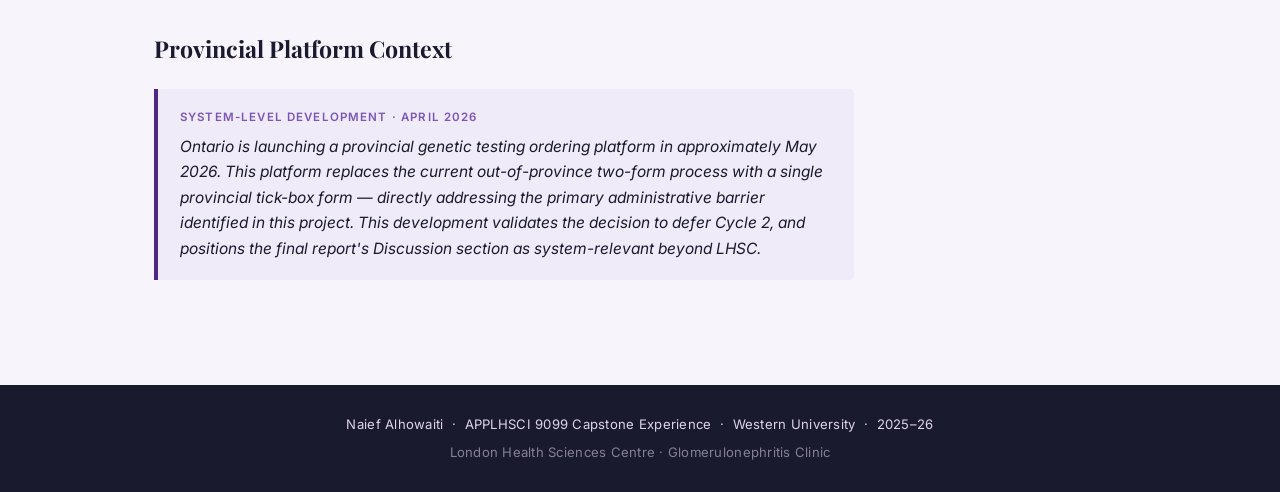
<file: eportfolio-naief/project.html>
<!DOCTYPE html>
<html lang="en">
<head>
<meta charset="UTF-8">
<meta name="viewport" content="width=device-width, initial-scale=1.0">
<title>About the Project — Naief Alhowaiti Capstone ePortfolio</title>
<link rel="preconnect" href="https://fonts.googleapis.com">
<link rel="preconnect" href="https://fonts.gstatic.com" crossorigin>
<link href="https://fonts.googleapis.com/css2?family=Playfair+Display:wght@400;700&family=Inter:wght@400;500;600&display=swap" rel="stylesheet">
<link rel="stylesheet" href="assets/css/style.css">
</head>
<body>

<header class="site-nav">
  <div class="nav-inner">
    <a class="nav-logo" href="index.html">Naief Alhowaiti</a>
    <button class="nav-toggle" onclick="document.getElementById('nav-links').classList.toggle('open')" aria-label="Menu">&#9776;</button>
    <nav class="nav-links" id="nav-links">
      <a href="index.html">Home</a>
      <a href="about.html">About</a>
      <a href="project.html" class="active">Project</a>
      <a href="competencies.html">Competencies</a>
      <a href="deliverables.html">Deliverables</a>
      <a href="reflection.html">Reflection</a>
    </nav>
  </div>
</header>

<div class="page-hero">
  <div class="page-hero-inner">
    <div class="subtitle">QI Initiative · GN Clinic · LHSC · 2025–26</div>
    <h1>About the Project</h1>
    <div class="hero-rule"></div>
  </div>
</div>

<div class="content-body">
  <div class="prose">
    <h2>Project Overview</h2>
    <p>This ePortfolio documents my APPLHSCI 9099 Capstone Experience at Western University, completed during the 2025–26 academic year. My placement was embedded within the Glomerulonephritis (GN) Clinic at London Health Sciences Centre (LHSC), under the supervision of Dr. Dervla Connaughton (Field Mentor) and Dr. Marcy Saxe-Braithwaite (Academic Lead).</p>

    <div class="callout">
      <div class="callout-label">The QI Question</div>
      <p>How can the GN Clinic at London Health Sciences Centre improve physician readiness to integrate genetic testing into routine nephrology care, thereby increasing appropriate referral rates for patients with suspected hereditary kidney disease?</p>
    </div>

    <h2>Baseline Findings</h2>
    <p>A pre-intervention survey administered to GN clinic staff in November–December 2025 revealed significant gaps in both capability and uptake.</p>
    <div class="stat-row">
      <span class="stat">n = 18 respondents</span>
      <span class="stat">72% never ordered a genetic test</span>
      <span class="stat">67% unfamiliar with ordering process</span>
      <span class="stat">70% non-submission rate</span>
      <span class="stat">9 min per referral form</span>
    </div>
    <p>The barrier analysis identified two distinct categories of constraint operating simultaneously. The first was a <strong>capability gap</strong>: physicians lacked confidence in patient eligibility screening, pre-test counselling, and results interpretation. The second was an <strong>administrative barrier</strong>: the existing referral process required completion of two separate out-of-province forms — approximately nine minutes per patient, with no integration into standard clinic workflow and no mechanism for separate provincial billing.</p>
    <p>This dual-barrier picture is consistent with international literature. Kushani J. Singh et al. (Australia) found that approximately 69% of clinicians surveyed did not understand the genetic testing ordering process — a country that Dr. Connaughton described as approximately five to ten years ahead of Canada in clinical genomics integration.</p>

    <h2>PDSA Cycle 1: Design and Findings</h2>
    <p>The project was structured around a PDSA improvement framework. PDSA Cycle 1 (November 2025 – April 2026, completed) addressed the capability gap first. Education sessions were delivered to GN clinic staff covering eligibility criteria, pre-test counselling, consent documentation, and results handling. A comprehensive print package was developed for clinical use alongside the sessions.</p>
    <p>Direct observation during the November–December 2025 education sessions confirmed the barrier pattern: physician engagement held well through clinical content but dropped markedly when the session reached the administrative requisition steps. PDSA Cycle 2, which was to address full administrative workflow redesign, was deferred pending the provincial platform launch.</p>

    <h2>Provincial Platform Context</h2>
    <div class="callout">
      <div class="callout-label">System-Level Development · April 2026</div>
      <p>Ontario is launching a provincial genetic testing ordering platform in approximately May 2026. This platform replaces the current out-of-province two-form process with a single provincial tick-box form — directly addressing the primary administrative barrier identified in this project. This development validates the decision to defer Cycle 2, and positions the final report's Discussion section as system-relevant beyond LHSC.</p>
    </div>
  </div>
</div>

<footer class="site-footer">
  <p>Naief Alhowaiti &nbsp;·&nbsp; APPLHSCI 9099 Capstone Experience &nbsp;·&nbsp; Western University &nbsp;·&nbsp; 2025–26</p>
  <p style="margin-top:6px;opacity:0.55;">London Health Sciences Centre · Glomerulonephritis Clinic</p>
</footer>

</body>
</html>
</file>
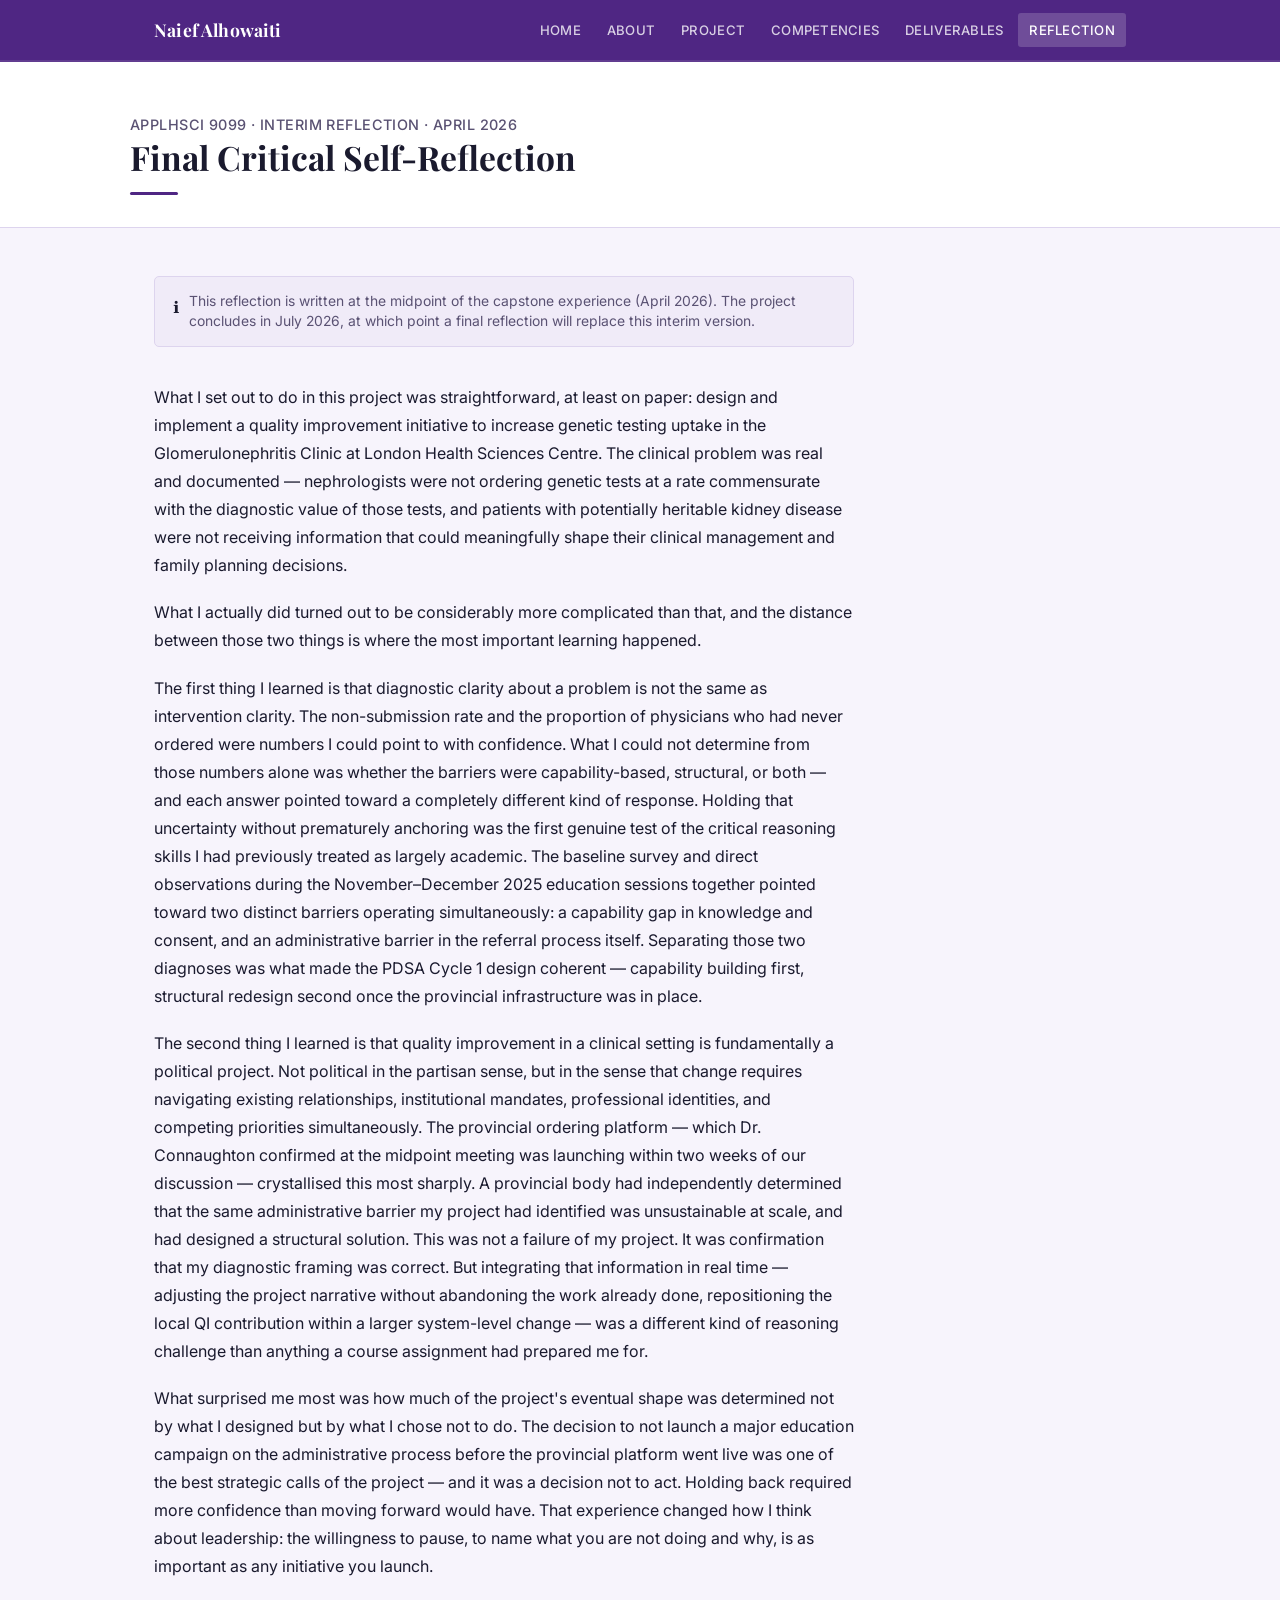
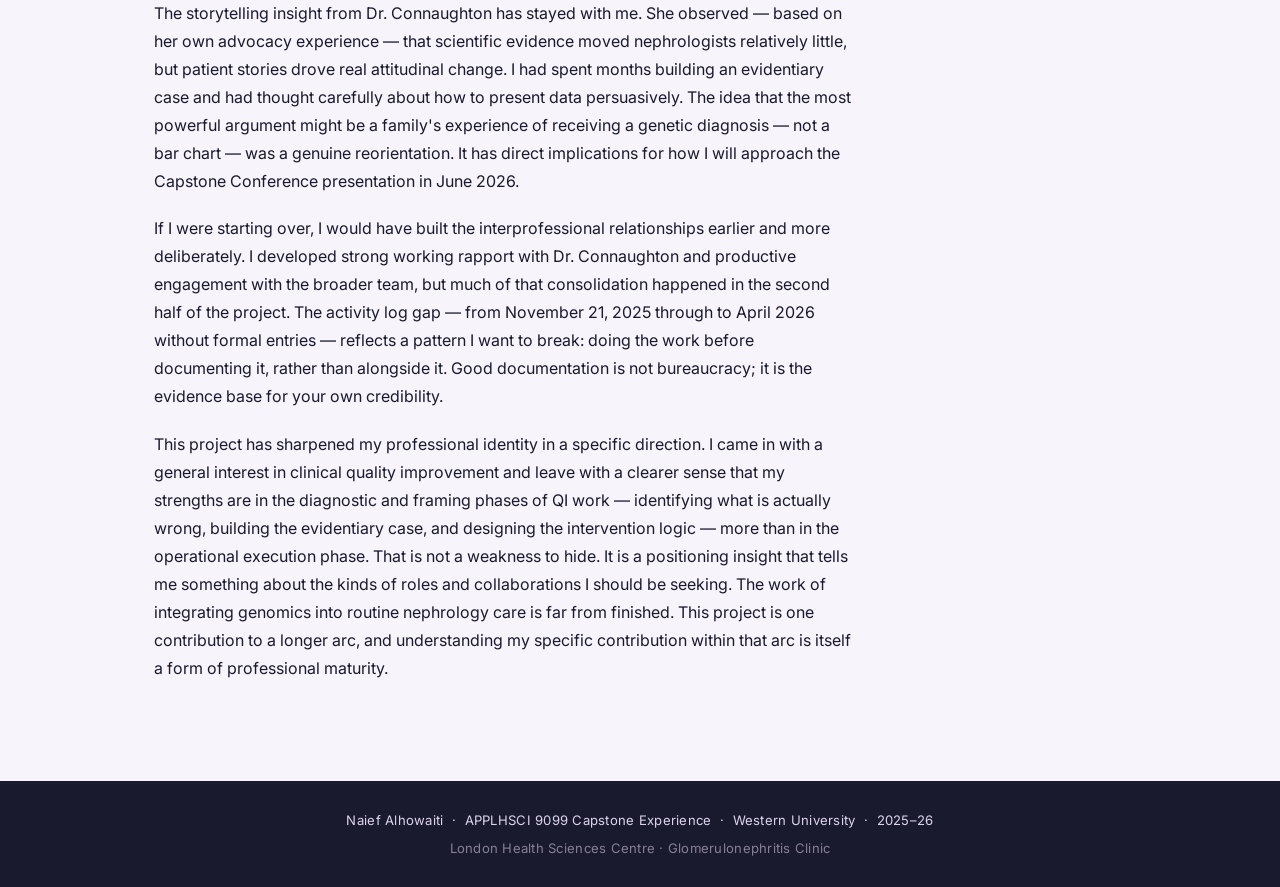
<file: eportfolio-naief/reflection.html>
<!DOCTYPE html>
<html lang="en">
<head>
<meta charset="UTF-8">
<meta name="viewport" content="width=device-width, initial-scale=1.0">
<title>Reflection — Naief Alhowaiti Capstone ePortfolio</title>
<link rel="preconnect" href="https://fonts.googleapis.com">
<link rel="preconnect" href="https://fonts.gstatic.com" crossorigin>
<link href="https://fonts.googleapis.com/css2?family=Playfair+Display:wght@400;700&family=Inter:wght@400;500;600&display=swap" rel="stylesheet">
<link rel="stylesheet" href="assets/css/style.css">
</head>
<body>

<header class="site-nav">
  <div class="nav-inner">
    <a class="nav-logo" href="index.html">Naief Alhowaiti</a>
    <button class="nav-toggle" onclick="document.getElementById('nav-links').classList.toggle('open')" aria-label="Menu">&#9776;</button>
    <nav class="nav-links" id="nav-links">
      <a href="index.html">Home</a>
      <a href="about.html">About</a>
      <a href="project.html">Project</a>
      <a href="competencies.html">Competencies</a>
      <a href="deliverables.html">Deliverables</a>
      <a href="reflection.html" class="active">Reflection</a>
    </nav>
  </div>
</header>

<div class="page-hero">
  <div class="page-hero-inner">
    <div class="subtitle">APPLHSCI 9099 · Interim Reflection · April 2026</div>
    <h1>Final Critical Self-Reflection</h1>
    <div class="hero-rule"></div>
  </div>
</div>

<div class="content-body">
  <div class="prose">
    <div class="reflection-note">
      <span class="note-icon">ℹ️</span>
      <p>This reflection is written at the midpoint of the capstone experience (April 2026). The project concludes in July 2026, at which point a final reflection will replace this interim version.</p>
    </div>

    <p>What I set out to do in this project was straightforward, at least on paper: design and implement a quality improvement initiative to increase genetic testing uptake in the Glomerulonephritis Clinic at London Health Sciences Centre. The clinical problem was real and documented — nephrologists were not ordering genetic tests at a rate commensurate with the diagnostic value of those tests, and patients with potentially heritable kidney disease were not receiving information that could meaningfully shape their clinical management and family planning decisions.</p>
    <p>What I actually did turned out to be considerably more complicated than that, and the distance between those two things is where the most important learning happened.</p>

    <p>The first thing I learned is that diagnostic clarity about a problem is not the same as intervention clarity. The non-submission rate and the proportion of physicians who had never ordered were numbers I could point to with confidence. What I could not determine from those numbers alone was whether the barriers were capability-based, structural, or both — and each answer pointed toward a completely different kind of response. Holding that uncertainty without prematurely anchoring was the first genuine test of the critical reasoning skills I had previously treated as largely academic. The baseline survey and direct observations during the November–December 2025 education sessions together pointed toward two distinct barriers operating simultaneously: a capability gap in knowledge and consent, and an administrative barrier in the referral process itself. Separating those two diagnoses was what made the PDSA Cycle 1 design coherent — capability building first, structural redesign second once the provincial infrastructure was in place.</p>

    <p>The second thing I learned is that quality improvement in a clinical setting is fundamentally a political project. Not political in the partisan sense, but in the sense that change requires navigating existing relationships, institutional mandates, professional identities, and competing priorities simultaneously. The provincial ordering platform — which Dr. Connaughton confirmed at the midpoint meeting was launching within two weeks of our discussion — crystallised this most sharply. A provincial body had independently determined that the same administrative barrier my project had identified was unsustainable at scale, and had designed a structural solution. This was not a failure of my project. It was confirmation that my diagnostic framing was correct. But integrating that information in real time — adjusting the project narrative without abandoning the work already done, repositioning the local QI contribution within a larger system-level change — was a different kind of reasoning challenge than anything a course assignment had prepared me for.</p>

    <p>What surprised me most was how much of the project's eventual shape was determined not by what I designed but by what I chose not to do. The decision to not launch a major education campaign on the administrative process before the provincial platform went live was one of the best strategic calls of the project — and it was a decision not to act. Holding back required more confidence than moving forward would have. That experience changed how I think about leadership: the willingness to pause, to name what you are not doing and why, is as important as any initiative you launch.</p>

    <p>The storytelling insight from Dr. Connaughton has stayed with me. She observed — based on her own advocacy experience — that scientific evidence moved nephrologists relatively little, but patient stories drove real attitudinal change. I had spent months building an evidentiary case and had thought carefully about how to present data persuasively. The idea that the most powerful argument might be a family's experience of receiving a genetic diagnosis — not a bar chart — was a genuine reorientation. It has direct implications for how I will approach the Capstone Conference presentation in June 2026.</p>

    <p>If I were starting over, I would have built the interprofessional relationships earlier and more deliberately. I developed strong working rapport with Dr. Connaughton and productive engagement with the broader team, but much of that consolidation happened in the second half of the project. The activity log gap — from November 21, 2025 through to April 2026 without formal entries — reflects a pattern I want to break: doing the work before documenting it, rather than alongside it. Good documentation is not bureaucracy; it is the evidence base for your own credibility.</p>

    <p>This project has sharpened my professional identity in a specific direction. I came in with a general interest in clinical quality improvement and leave with a clearer sense that my strengths are in the diagnostic and framing phases of QI work — identifying what is actually wrong, building the evidentiary case, and designing the intervention logic — more than in the operational execution phase. That is not a weakness to hide. It is a positioning insight that tells me something about the kinds of roles and collaborations I should be seeking. The work of integrating genomics into routine nephrology care is far from finished. This project is one contribution to a longer arc, and understanding my specific contribution within that arc is itself a form of professional maturity.</p>
  </div>
</div>

<footer class="site-footer">
  <p>Naief Alhowaiti &nbsp;·&nbsp; APPLHSCI 9099 Capstone Experience &nbsp;·&nbsp; Western University &nbsp;·&nbsp; 2025–26</p>
  <p style="margin-top:6px;opacity:0.55;">London Health Sciences Centre · Glomerulonephritis Clinic</p>
</footer>

</body>
</html>
</file>
<file: assets/css/style.css>
/* ================================================================
   Naief Alhowaiti — Capstone ePortfolio
   style.css · Western University Purple Design System
   ================================================================ */

/* ── TOKENS ─────────────────────────────── */
:root {
  --purple:        #4F2683;
  --purple-mid:    #7B55B8;
  --purple-light:  #F0EBF8;
  --purple-tint:   #F7F4FC;
  --border:        #DDD4EE;
  --text:          #1A1A2E;
  --text-subtle:   #5A5273;
  --card-bg:       #FFFFFF;
  --nav-height:    62px;
  --max:           1020px;
  --read:          700px;
  --radius:        5px;
  --font-head:     'Playfair Display', Georgia, serif;
  --font-body:     'Inter', system-ui, sans-serif;
}

/* ── RESET ──────────────────────────────── */
*, *::before, *::after { box-sizing: border-box; margin: 0; padding: 0; }
html { scroll-behavior: smooth; }
body {
  font-family: var(--font-body);
  font-size: 1rem;
  line-height: 1.75;
  color: var(--text);
  background: var(--purple-tint);
  padding-top: var(--nav-height);
}

/* ── NAV ─────────────────────────────────── */
.site-nav {
  position: fixed; top: 0; left: 0; right: 0; z-index: 100;
  height: var(--nav-height);
  background: var(--purple);
  border-bottom: 2px solid rgba(255,255,255,0.10);
}
.nav-inner {
  max-width: var(--max);
  margin: 0 auto;
  padding: 0 24px;
  height: 100%;
  display: flex;
  align-items: center;
  justify-content: space-between;
}
.nav-logo {
  font-family: var(--font-head);
  font-size: 1.1rem;
  font-weight: 700;
  color: #fff;
  text-decoration: none;
  letter-spacing: 0.01em;
}
.nav-links {
  display: flex;
  gap: 4px;
  align-items: center;
}
.nav-links a {
  font-family: var(--font-body);
  font-size: 0.82rem;
  font-weight: 500;
  color: rgba(255,255,255,0.78);
  text-decoration: none;
  padding: 6px 11px;
  border-radius: 3px;
  transition: color 0.15s, background 0.15s;
  letter-spacing: 0.02em;
  text-transform: uppercase;
}
.nav-links a:hover { color: #fff; background: rgba(255,255,255,0.12); }
.nav-links a.active { color: #fff; background: rgba(255,255,255,0.18); }
.nav-toggle {
  display: none;
  background: none; border: none; cursor: pointer;
  color: #fff; font-size: 1.5rem; padding: 4px;
}

/* ── PAGE HERO ─────────────────────────── */
.page-hero {
  background: var(--card-bg);
  border-bottom: 1px solid var(--border);
  padding: 44px 24px 32px;
}
.page-hero-inner {
  max-width: var(--max);
  margin: 0 auto;
}
.page-hero h1 {
  font-family: var(--font-head);
  font-size: 2.1rem;
  font-weight: 700;
  color: var(--text);
  line-height: 1.2;
}
.page-hero .subtitle {
  font-size: 0.9rem;
  color: var(--text-subtle);
  margin-top: 6px;
  font-weight: 500;
  letter-spacing: 0.03em;
  text-transform: uppercase;
}
.hero-rule {
  width: 48px; height: 3px;
  background: var(--purple);
  margin-top: 14px; border-radius: 2px;
}

/* ── CONTENT BODY ──────────────────────── */
.content-body {
  max-width: var(--max);
  margin: 0 auto;
  padding: 48px 24px 80px;
}
.prose { max-width: var(--read); }
.prose p { margin-bottom: 1.2rem; color: var(--text); }
.prose h2 {
  font-family: var(--font-head);
  font-size: 1.45rem;
  font-weight: 700;
  color: var(--text);
  margin: 2.4rem 0 0.9rem;
  line-height: 1.3;
}
.prose h3 {
  font-family: var(--font-body);
  font-size: 1.0rem;
  font-weight: 600;
  color: var(--purple);
  margin: 1.8rem 0 0.5rem;
  letter-spacing: 0.03em;
  text-transform: uppercase;
}

/* ── HOME PAGE ─────────────────────────── */
.home-hero {
  background: var(--card-bg);
  border-bottom: 1px solid var(--border);
  padding: 52px 24px;
}
.home-hero-inner {
  max-width: var(--max);
  margin: 0 auto;
  display: grid;
  grid-template-columns: 120px 1fr;
  gap: 32px;
  align-items: center;
}
.home-photo {
  width: 110px; height: 110px;
  border-radius: 50%;
  object-fit: cover;
  object-position: 50% 18%;
  border: 3px solid var(--purple);
}
.home-title h1 {
  font-family: var(--font-head);
  font-size: 2.2rem;
  font-weight: 700;
  color: var(--text);
  line-height: 1.15;
}
.home-title .meta {
  font-size: 0.85rem;
  color: var(--text-subtle);
  margin-top: 6px;
  font-weight: 500;
  letter-spacing: 0.04em;
  text-transform: uppercase;
}
.home-hero-rule {
  width: 48px; height: 3px;
  background: var(--purple);
  margin: 14px 0; border-radius: 2px;
}
.home-welcome {
  max-width: var(--read);
  margin: 40px auto 0;
  padding: 0 24px;
}
.home-welcome p {
  font-size: 1.02rem;
  line-height: 1.8;
  color: var(--text);
  margin-bottom: 1.1rem;
}

/* ── NAV CARDS (Home) ──────────────────── */
.nav-cards {
  max-width: var(--max);
  margin: 40px auto 0;
  padding: 0 24px 80px;
  display: grid;
  grid-template-columns: repeat(auto-fill, minmax(280px, 1fr));
  gap: 16px;
}
.nav-card {
  background: var(--card-bg);
  border: 1px solid var(--border);
  border-radius: var(--radius);
  padding: 24px 24px 20px;
  text-decoration: none;
  display: block;
  transition: border-color 0.15s, box-shadow 0.15s, transform 0.1s;
}
.nav-card:hover {
  border-color: var(--purple-mid);
  box-shadow: 0 3px 14px rgba(79,38,131,0.10);
  transform: translateY(-1px);
}
.nav-card .card-icon { font-size: 1.4rem; margin-bottom: 10px; display: block; }
.nav-card .card-title {
  font-family: var(--font-head);
  font-size: 1.05rem;
  font-weight: 700;
  color: var(--purple);
  margin-bottom: 5px;
}
.nav-card .card-desc {
  font-size: 0.85rem;
  color: var(--text-subtle);
  line-height: 1.55;
}

/* ── CALLOUT ────────────────────────────── */
.callout {
  background: var(--purple-light);
  border-left: 4px solid var(--purple);
  border-radius: 0 var(--radius) var(--radius) 0;
  padding: 18px 22px;
  margin: 1.6rem 0;
}
.callout .callout-label {
  font-size: 0.72rem;
  font-weight: 600;
  color: var(--purple-mid);
  letter-spacing: 0.1em;
  text-transform: uppercase;
  margin-bottom: 6px;
}
.callout p {
  font-size: 0.97rem;
  line-height: 1.65;
  color: var(--text);
  margin: 0;
  font-style: italic;
}

/* ── STAT PILLS ─────────────────────────── */
.stat-row { display: flex; flex-wrap: wrap; gap: 8px; margin: 1rem 0 1.4rem; }
.stat {
  background: var(--purple);
  color: #fff;
  font-size: 0.83rem;
  font-weight: 600;
  padding: 4px 13px;
  border-radius: 3px;
  white-space: nowrap;
}

/* ── TIMELINE ───────────────────────────── */
.timeline { position: relative; padding-left: 28px; margin: 1.6rem 0; }
.timeline::before {
  content: '';
  position: absolute; left: 7px; top: 4px; bottom: 4px;
  width: 2px; background: var(--purple-mid); opacity: 0.4; border-radius: 2px;
}
.timeline-item { position: relative; margin-bottom: 18px; }
.timeline-item::before {
  content: '';
  position: absolute; left: -23px; top: 7px;
  width: 10px; height: 10px;
  border-radius: 50%;
  background: var(--purple);
  border: 2px solid var(--card-bg);
  box-shadow: 0 0 0 2px var(--purple-mid);
}
.timeline-item .tl-title { font-weight: 600; font-size: 0.95rem; color: var(--text); }
.timeline-item .tl-sub { font-size: 0.85rem; color: var(--text-subtle); }

/* ── CREDENTIALS ────────────────────────── */
.cred-grid { display: grid; grid-template-columns: 1fr 1fr; gap: 12px; margin: 1.4rem 0; }
.cred-item {
  background: var(--card-bg);
  border: 1px solid var(--border);
  border-radius: var(--radius);
  padding: 14px 16px;
}
.cred-item .cred-org {
  font-size: 0.75rem; font-weight: 600;
  color: var(--purple-mid);
  text-transform: uppercase; letter-spacing: 0.06em; margin-bottom: 3px;
}
.cred-item .cred-title { font-size: 0.88rem; font-weight: 500; color: var(--text); line-height: 1.4; }

/* ── COMPETENCY INDEX ───────────────────── */
.comp-index { display: flex; flex-direction: column; gap: 10px; margin-bottom: 52px; }
.comp-index-card {
  background: var(--card-bg);
  border: 1px solid var(--border);
  border-radius: var(--radius);
  padding: 18px 22px;
  display: flex; align-items: center; gap: 20px;
  text-decoration: none;
  transition: border-color 0.15s, box-shadow 0.15s;
}
.comp-index-card:hover {
  border-color: var(--purple-mid);
  box-shadow: 0 2px 10px rgba(79,38,131,0.09);
}
.comp-num {
  font-family: var(--font-head);
  font-size: 2rem; font-weight: 700;
  color: var(--border); min-width: 44px; line-height: 1;
}
.comp-info { flex: 1; }
.comp-info .comp-name { font-weight: 600; font-size: 0.97rem; color: var(--text); margin-bottom: 2px; }
.comp-info .comp-tag { font-size: 0.8rem; color: var(--text-subtle); }
.comp-arrow { color: var(--purple-mid); font-size: 1.1rem; }

/* ── COMPETENCY SECTION ─────────────────── */
.comp-section { margin-bottom: 60px; padding-top: 16px; border-top: 2px solid var(--border); }
.comp-section-head { display: flex; align-items: baseline; gap: 14px; margin-bottom: 24px; }
.comp-section-head .num {
  font-family: var(--font-head);
  font-size: 3rem; font-weight: 700;
  color: var(--purple-light); line-height: 1;
}
.comp-section-head h2 {
  font-family: var(--font-head);
  font-size: 1.5rem; font-weight: 700;
  color: var(--text); line-height: 1.25;
}
.comp-def {
  background: var(--purple-light);
  border-left: 4px solid var(--purple);
  border-radius: 0 var(--radius) var(--radius) 0;
  padding: 16px 20px; margin-bottom: 24px;
}
.comp-def .def-label {
  font-size: 0.72rem; font-weight: 600;
  color: var(--purple-mid);
  letter-spacing: 0.1em; text-transform: uppercase; margin-bottom: 8px;
}
.comp-def p { font-size: 0.93rem; line-height: 1.65; color: var(--text); font-style: italic; }
.artifacts-section { margin-top: 28px; padding-top: 18px; border-top: 1px solid var(--border); }
.artifacts-label {
  font-size: 0.75rem; font-weight: 600;
  color: var(--purple-mid);
  letter-spacing: 0.1em; text-transform: uppercase; margin-bottom: 12px;
}
.artifacts-list { list-style: none; padding: 0; }
.artifacts-list li {
  padding: 6px 0 6px 18px;
  position: relative;
  font-size: 0.9rem; line-height: 1.55; color: var(--text);
  border-bottom: 1px solid var(--purple-tint);
}
.artifacts-list li::before {
  content: '■';
  position: absolute; left: 0; top: 8px;
  color: var(--purple-mid); font-size: 0.5rem;
}
.artifacts-list li strong { color: var(--text); font-weight: 600; }

/* ── DELIVERABLES ───────────────────────── */
.deliv-group { margin-bottom: 44px; }
.deliv-group-title {
  font-family: var(--font-head);
  font-size: 1.3rem; font-weight: 700;
  color: var(--text); margin-bottom: 14px;
  padding-bottom: 8px; border-bottom: 2px solid var(--border);
}
.deliv-cards { display: grid; grid-template-columns: repeat(auto-fill, minmax(280px, 1fr)); gap: 14px; }
.deliv-card {
  background: var(--card-bg);
  border: 1px solid var(--border);
  border-radius: var(--radius);
  padding: 20px 20px 16px;
  display: flex; flex-direction: column;
  transition: border-color 0.15s, box-shadow 0.15s;
}
.deliv-card:hover { border-color: var(--purple-mid); box-shadow: 0 2px 10px rgba(79,38,131,0.09); }
.deliv-tag {
  font-size: 0.7rem; font-weight: 600;
  letter-spacing: 0.08em; text-transform: uppercase;
  padding: 3px 9px; border-radius: 3px;
  background: var(--purple-light); color: var(--purple-mid);
  width: fit-content; margin-bottom: 10px;
}
.deliv-card h3 {
  font-family: var(--font-body);
  font-size: 0.97rem; font-weight: 600;
  color: var(--text); margin-bottom: 6px; line-height: 1.35;
}
.deliv-card p {
  font-size: 0.85rem; color: var(--text-subtle);
  line-height: 1.6; flex: 1; margin-bottom: 12px;
}
.deliv-link {
  font-size: 0.82rem; font-weight: 600;
  color: var(--purple); text-decoration: none;
  display: inline-flex; align-items: center; gap: 4px;
}
.deliv-link:hover { text-decoration: underline; }
.deliv-pending { font-size: 0.8rem; color: var(--text-subtle); font-style: italic; }

/* ── REFLECTION ─────────────────────────── */
.reflection-note {
  background: var(--purple-light);
  border: 1px solid var(--border);
  border-radius: var(--radius);
  padding: 14px 18px; margin-bottom: 36px;
  display: flex; gap: 10px; align-items: flex-start;
}
.reflection-note .note-icon { font-size: 1rem; margin-top: 2px; flex-shrink: 0; }
.reflection-note p { font-size: 0.87rem; color: var(--text-subtle); line-height: 1.5; margin: 0; }

/* ── FOOTER ─────────────────────────────── */
.site-footer {
  background: var(--text);
  color: var(--border);
  text-align: center;
  padding: 28px 24px;
  font-size: 0.82rem;
  letter-spacing: 0.02em;
  line-height: 1.7;
}

/* ── RESPONSIVE ─────────────────────────── */
@media (max-width: 720px) {
  .nav-links {
    display: none; flex-direction: column;
    position: absolute; top: var(--nav-height); left: 0; right: 0;
    background: var(--purple); padding: 12px 0; gap: 0;
  }
  .nav-links.open { display: flex; }
  .nav-toggle { display: block; }
  .home-hero-inner { grid-template-columns: 1fr; text-align: center; }
  .home-photo { margin: 0 auto; }
  .hero-rule, .home-hero-rule { margin-left: auto; margin-right: auto; }
  .cred-grid { grid-template-columns: 1fr; }
  .nav-cards { grid-template-columns: 1fr; }
}

/* ── COMPETENCY PAGE ADDITIONS ──────────── */
.comp-section { max-width: var(--read); }
.comp-section > p { max-width: var(--read); }

/* Competency definitions were set in multi-line italic, which is measurably
   harder to read. The left rule and tint already mark them as quoted text. */
.comp-def p { font-style: normal; }

/* Evidence artifacts are links, not plain text. */
.artifacts-list a {
  color: var(--purple);
  font-weight: 600;
  text-decoration: none;
  border-bottom: 1px solid var(--purple-light);
}
.artifacts-list a:hover { border-bottom-color: var(--purple); }
.artifacts-list a strong { color: inherit; }

/* ── ACCESSIBILITY ──────────────────────── */
a:focus-visible,
button:focus-visible {
  outline: 3px solid var(--purple-mid);
  outline-offset: 3px;
  border-radius: 3px;
}
.site-nav a:focus-visible,
.site-nav button:focus-visible { outline-color: #fff; }
</file>
<file: eportfolio-naief/assets/css/style.css>
/* ================================================================
   Naief Alhowaiti — Capstone ePortfolio
   style.css · Western University Purple Design System
   ================================================================ */

/* ── TOKENS ─────────────────────────────── */
:root {
  --purple:        #4F2683;
  --purple-mid:    #7B55B8;
  --purple-light:  #F0EBF8;
  --purple-tint:   #F7F4FC;
  --border:        #DDD4EE;
  --text:          #1A1A2E;
  --text-subtle:   #5A5273;
  --card-bg:       #FFFFFF;
  --nav-height:    62px;
  --max:           1020px;
  --read:          700px;
  --radius:        5px;
  --font-head:     'Playfair Display', Georgia, serif;
  --font-body:     'Inter', system-ui, sans-serif;
}

/* ── RESET ──────────────────────────────── */
*, *::before, *::after { box-sizing: border-box; margin: 0; padding: 0; }
html { scroll-behavior: smooth; }
body {
  font-family: var(--font-body);
  font-size: 1rem;
  line-height: 1.75;
  color: var(--text);
  background: var(--purple-tint);
  padding-top: var(--nav-height);
}

/* ── NAV ─────────────────────────────────── */
.site-nav {
  position: fixed; top: 0; left: 0; right: 0; z-index: 100;
  height: var(--nav-height);
  background: var(--purple);
  border-bottom: 2px solid rgba(255,255,255,0.10);
}
.nav-inner {
  max-width: var(--max);
  margin: 0 auto;
  padding: 0 24px;
  height: 100%;
  display: flex;
  align-items: center;
  justify-content: space-between;
}
.nav-logo {
  font-family: var(--font-head);
  font-size: 1.1rem;
  font-weight: 700;
  color: #fff;
  text-decoration: none;
  letter-spacing: 0.01em;
}
.nav-links {
  display: flex;
  gap: 4px;
  align-items: center;
}
.nav-links a {
  font-family: var(--font-body);
  font-size: 0.82rem;
  font-weight: 500;
  color: rgba(255,255,255,0.78);
  text-decoration: none;
  padding: 6px 11px;
  border-radius: 3px;
  transition: color 0.15s, background 0.15s;
  letter-spacing: 0.02em;
  text-transform: uppercase;
}
.nav-links a:hover { color: #fff; background: rgba(255,255,255,0.12); }
.nav-links a.active { color: #fff; background: rgba(255,255,255,0.18); }
.nav-toggle {
  display: none;
  background: none; border: none; cursor: pointer;
  color: #fff; font-size: 1.5rem; padding: 4px;
}

/* ── PAGE HERO ─────────────────────────── */
.page-hero {
  background: var(--card-bg);
  border-bottom: 1px solid var(--border);
  padding: 44px 24px 32px;
}
.page-hero-inner {
  max-width: var(--max);
  margin: 0 auto;
}
.page-hero h1 {
  font-family: var(--font-head);
  font-size: 2.1rem;
  font-weight: 700;
  color: var(--text);
  line-height: 1.2;
}
.page-hero .subtitle {
  font-size: 0.9rem;
  color: var(--text-subtle);
  margin-top: 6px;
  font-weight: 500;
  letter-spacing: 0.03em;
  text-transform: uppercase;
}
.hero-rule {
  width: 48px; height: 3px;
  background: var(--purple);
  margin-top: 14px; border-radius: 2px;
}

/* ── CONTENT BODY ──────────────────────── */
.content-body {
  max-width: var(--max);
  margin: 0 auto;
  padding: 48px 24px 80px;
}
.prose { max-width: var(--read); }
.prose p { margin-bottom: 1.2rem; color: var(--text); }
.prose h2 {
  font-family: var(--font-head);
  font-size: 1.45rem;
  font-weight: 700;
  color: var(--text);
  margin: 2.4rem 0 0.9rem;
  line-height: 1.3;
}
.prose h3 {
  font-family: var(--font-body);
  font-size: 1.0rem;
  font-weight: 600;
  color: var(--purple);
  margin: 1.8rem 0 0.5rem;
  letter-spacing: 0.03em;
  text-transform: uppercase;
}

/* ── HOME PAGE ─────────────────────────── */
.home-hero {
  background: var(--card-bg);
  border-bottom: 1px solid var(--border);
  padding: 52px 24px;
}
.home-hero-inner {
  max-width: var(--max);
  margin: 0 auto;
  display: grid;
  grid-template-columns: 120px 1fr;
  gap: 32px;
  align-items: center;
}
.home-photo {
  width: 110px; height: 110px;
  border-radius: 50%;
  object-fit: cover;
  border: 3px solid var(--purple);
}
.home-title h1 {
  font-family: var(--font-head);
  font-size: 2.2rem;
  font-weight: 700;
  color: var(--text);
  line-height: 1.15;
}
.home-title .meta {
  font-size: 0.85rem;
  color: var(--text-subtle);
  margin-top: 6px;
  font-weight: 500;
  letter-spacing: 0.04em;
  text-transform: uppercase;
}
.home-hero-rule {
  width: 48px; height: 3px;
  background: var(--purple);
  margin: 14px 0; border-radius: 2px;
}
.home-welcome {
  max-width: var(--read);
  margin: 40px auto 0;
  padding: 0 24px;
}
.home-welcome p {
  font-size: 1.02rem;
  line-height: 1.8;
  color: var(--text);
  margin-bottom: 1.1rem;
}

/* ── NAV CARDS (Home) ──────────────────── */
.nav-cards {
  max-width: var(--max);
  margin: 40px auto 0;
  padding: 0 24px 80px;
  display: grid;
  grid-template-columns: repeat(auto-fill, minmax(280px, 1fr));
  gap: 16px;
}
.nav-card {
  background: var(--card-bg);
  border: 1px solid var(--border);
  border-radius: var(--radius);
  padding: 24px 24px 20px;
  text-decoration: none;
  display: block;
  transition: border-color 0.15s, box-shadow 0.15s, transform 0.1s;
}
.nav-card:hover {
  border-color: var(--purple-mid);
  box-shadow: 0 3px 14px rgba(79,38,131,0.10);
  transform: translateY(-1px);
}
.nav-card .card-icon { font-size: 1.4rem; margin-bottom: 10px; display: block; }
.nav-card .card-title {
  font-family: var(--font-head);
  font-size: 1.05rem;
  font-weight: 700;
  color: var(--purple);
  margin-bottom: 5px;
}
.nav-card .card-desc {
  font-size: 0.85rem;
  color: var(--text-subtle);
  line-height: 1.55;
}

/* ── CALLOUT ────────────────────────────── */
.callout {
  background: var(--purple-light);
  border-left: 4px solid var(--purple);
  border-radius: 0 var(--radius) var(--radius) 0;
  padding: 18px 22px;
  margin: 1.6rem 0;
}
.callout .callout-label {
  font-size: 0.72rem;
  font-weight: 600;
  color: var(--purple-mid);
  letter-spacing: 0.1em;
  text-transform: uppercase;
  margin-bottom: 6px;
}
.callout p {
  font-size: 0.97rem;
  line-height: 1.65;
  color: var(--text);
  margin: 0;
  font-style: italic;
}

/* ── STAT PILLS ─────────────────────────── */
.stat-row { display: flex; flex-wrap: wrap; gap: 8px; margin: 1rem 0 1.4rem; }
.stat {
  background: var(--purple);
  color: #fff;
  font-size: 0.83rem;
  font-weight: 600;
  padding: 4px 13px;
  border-radius: 3px;
  white-space: nowrap;
}

/* ── TIMELINE ───────────────────────────── */
.timeline { position: relative; padding-left: 28px; margin: 1.6rem 0; }
.timeline::before {
  content: '';
  position: absolute; left: 7px; top: 4px; bottom: 4px;
  width: 2px; background: var(--purple-mid); opacity: 0.4; border-radius: 2px;
}
.timeline-item { position: relative; margin-bottom: 18px; }
.timeline-item::before {
  content: '';
  position: absolute; left: -23px; top: 7px;
  width: 10px; height: 10px;
  border-radius: 50%;
  background: var(--purple);
  border: 2px solid var(--card-bg);
  box-shadow: 0 0 0 2px var(--purple-mid);
}
.timeline-item .tl-title { font-weight: 600; font-size: 0.95rem; color: var(--text); }
.timeline-item .tl-sub { font-size: 0.85rem; color: var(--text-subtle); }

/* ── CREDENTIALS ────────────────────────── */
.cred-grid { display: grid; grid-template-columns: 1fr 1fr; gap: 12px; margin: 1.4rem 0; }
.cred-item {
  background: var(--card-bg);
  border: 1px solid var(--border);
  border-radius: var(--radius);
  padding: 14px 16px;
}
.cred-item .cred-org {
  font-size: 0.75rem; font-weight: 600;
  color: var(--purple-mid);
  text-transform: uppercase; letter-spacing: 0.06em; margin-bottom: 3px;
}
.cred-item .cred-title { font-size: 0.88rem; font-weight: 500; color: var(--text); line-height: 1.4; }

/* ── COMPETENCY INDEX ───────────────────── */
.comp-index { display: flex; flex-direction: column; gap: 10px; margin-bottom: 52px; }
.comp-index-card {
  background: var(--card-bg);
  border: 1px solid var(--border);
  border-radius: var(--radius);
  padding: 18px 22px;
  display: flex; align-items: center; gap: 20px;
  text-decoration: none;
  transition: border-color 0.15s, box-shadow 0.15s;
}
.comp-index-card:hover {
  border-color: var(--purple-mid);
  box-shadow: 0 2px 10px rgba(79,38,131,0.09);
}
.comp-num {
  font-family: var(--font-head);
  font-size: 2rem; font-weight: 700;
  color: var(--border); min-width: 44px; line-height: 1;
}
.comp-info { flex: 1; }
.comp-info .comp-name { font-weight: 600; font-size: 0.97rem; color: var(--text); margin-bottom: 2px; }
.comp-info .comp-tag { font-size: 0.8rem; color: var(--text-subtle); }
.comp-arrow { color: var(--purple-mid); font-size: 1.1rem; }

/* ── COMPETENCY SECTION ─────────────────── */
.comp-section { margin-bottom: 60px; padding-top: 16px; border-top: 2px solid var(--border); }
.comp-section-head { display: flex; align-items: baseline; gap: 14px; margin-bottom: 24px; }
.comp-section-head .num {
  font-family: var(--font-head);
  font-size: 3rem; font-weight: 700;
  color: var(--purple-light); line-height: 1;
}
.comp-section-head h2 {
  font-family: var(--font-head);
  font-size: 1.5rem; font-weight: 700;
  color: var(--text); line-height: 1.25;
}
.comp-def {
  background: var(--purple-light);
  border-left: 4px solid var(--purple);
  border-radius: 0 var(--radius) var(--radius) 0;
  padding: 16px 20px; margin-bottom: 24px;
}
.comp-def .def-label {
  font-size: 0.72rem; font-weight: 600;
  color: var(--purple-mid);
  letter-spacing: 0.1em; text-transform: uppercase; margin-bottom: 8px;
}
.comp-def p { font-size: 0.93rem; line-height: 1.65; color: var(--text); font-style: italic; }
.artifacts-section { margin-top: 28px; padding-top: 18px; border-top: 1px solid var(--border); }
.artifacts-label {
  font-size: 0.75rem; font-weight: 600;
  color: var(--purple-mid);
  letter-spacing: 0.1em; text-transform: uppercase; margin-bottom: 12px;
}
.artifacts-list { list-style: none; padding: 0; }
.artifacts-list li {
  padding: 6px 0 6px 18px;
  position: relative;
  font-size: 0.9rem; line-height: 1.55; color: var(--text);
  border-bottom: 1px solid var(--purple-tint);
}
.artifacts-list li::before {
  content: '■';
  position: absolute; left: 0; top: 8px;
  color: var(--purple-mid); font-size: 0.5rem;
}
.artifacts-list li strong { color: var(--text); font-weight: 600; }

/* ── DELIVERABLES ───────────────────────── */
.deliv-group { margin-bottom: 44px; }
.deliv-group-title {
  font-family: var(--font-head);
  font-size: 1.3rem; font-weight: 700;
  color: var(--text); margin-bottom: 14px;
  padding-bottom: 8px; border-bottom: 2px solid var(--border);
}
.deliv-cards { display: grid; grid-template-columns: repeat(auto-fill, minmax(280px, 1fr)); gap: 14px; }
.deliv-card {
  background: var(--card-bg);
  border: 1px solid var(--border);
  border-radius: var(--radius);
  padding: 20px 20px 16px;
  display: flex; flex-direction: column;
  transition: border-color 0.15s, box-shadow 0.15s;
}
.deliv-card:hover { border-color: var(--purple-mid); box-shadow: 0 2px 10px rgba(79,38,131,0.09); }
.deliv-tag {
  font-size: 0.7rem; font-weight: 600;
  letter-spacing: 0.08em; text-transform: uppercase;
  padding: 3px 9px; border-radius: 3px;
  background: var(--purple-light); color: var(--purple-mid);
  width: fit-content; margin-bottom: 10px;
}
.deliv-card h3 {
  font-family: var(--font-body);
  font-size: 0.97rem; font-weight: 600;
  color: var(--text); margin-bottom: 6px; line-height: 1.35;
}
.deliv-card p {
  font-size: 0.85rem; color: var(--text-subtle);
  line-height: 1.6; flex: 1; margin-bottom: 12px;
}
.deliv-link {
  font-size: 0.82rem; font-weight: 600;
  color: var(--purple); text-decoration: none;
  display: inline-flex; align-items: center; gap: 4px;
}
.deliv-link:hover { text-decoration: underline; }
.deliv-pending { font-size: 0.8rem; color: var(--text-subtle); font-style: italic; }

/* ── REFLECTION ─────────────────────────── */
.reflection-note {
  background: var(--purple-light);
  border: 1px solid var(--border);
  border-radius: var(--radius);
  padding: 14px 18px; margin-bottom: 36px;
  display: flex; gap: 10px; align-items: flex-start;
}
.reflection-note .note-icon { font-size: 1rem; margin-top: 2px; flex-shrink: 0; }
.reflection-note p { font-size: 0.87rem; color: var(--text-subtle); line-height: 1.5; margin: 0; }

/* ── FOOTER ─────────────────────────────── */
.site-footer {
  background: var(--text);
  color: var(--border);
  text-align: center;
  padding: 28px 24px;
  font-size: 0.82rem;
  letter-spacing: 0.02em;
  line-height: 1.7;
}

/* ── RESPONSIVE ─────────────────────────── */
@media (max-width: 720px) {
  .nav-links {
    display: none; flex-direction: column;
    position: absolute; top: var(--nav-height); left: 0; right: 0;
    background: var(--purple); padding: 12px 0; gap: 0;
  }
  .nav-links.open { display: flex; }
  .nav-toggle { display: block; }
  .home-hero-inner { grid-template-columns: 1fr; text-align: center; }
  .home-photo { margin: 0 auto; }
  .hero-rule, .home-hero-rule { margin-left: auto; margin-right: auto; }
  .cred-grid { grid-template-columns: 1fr; }
  .nav-cards { grid-template-columns: 1fr; }
}
</file>
